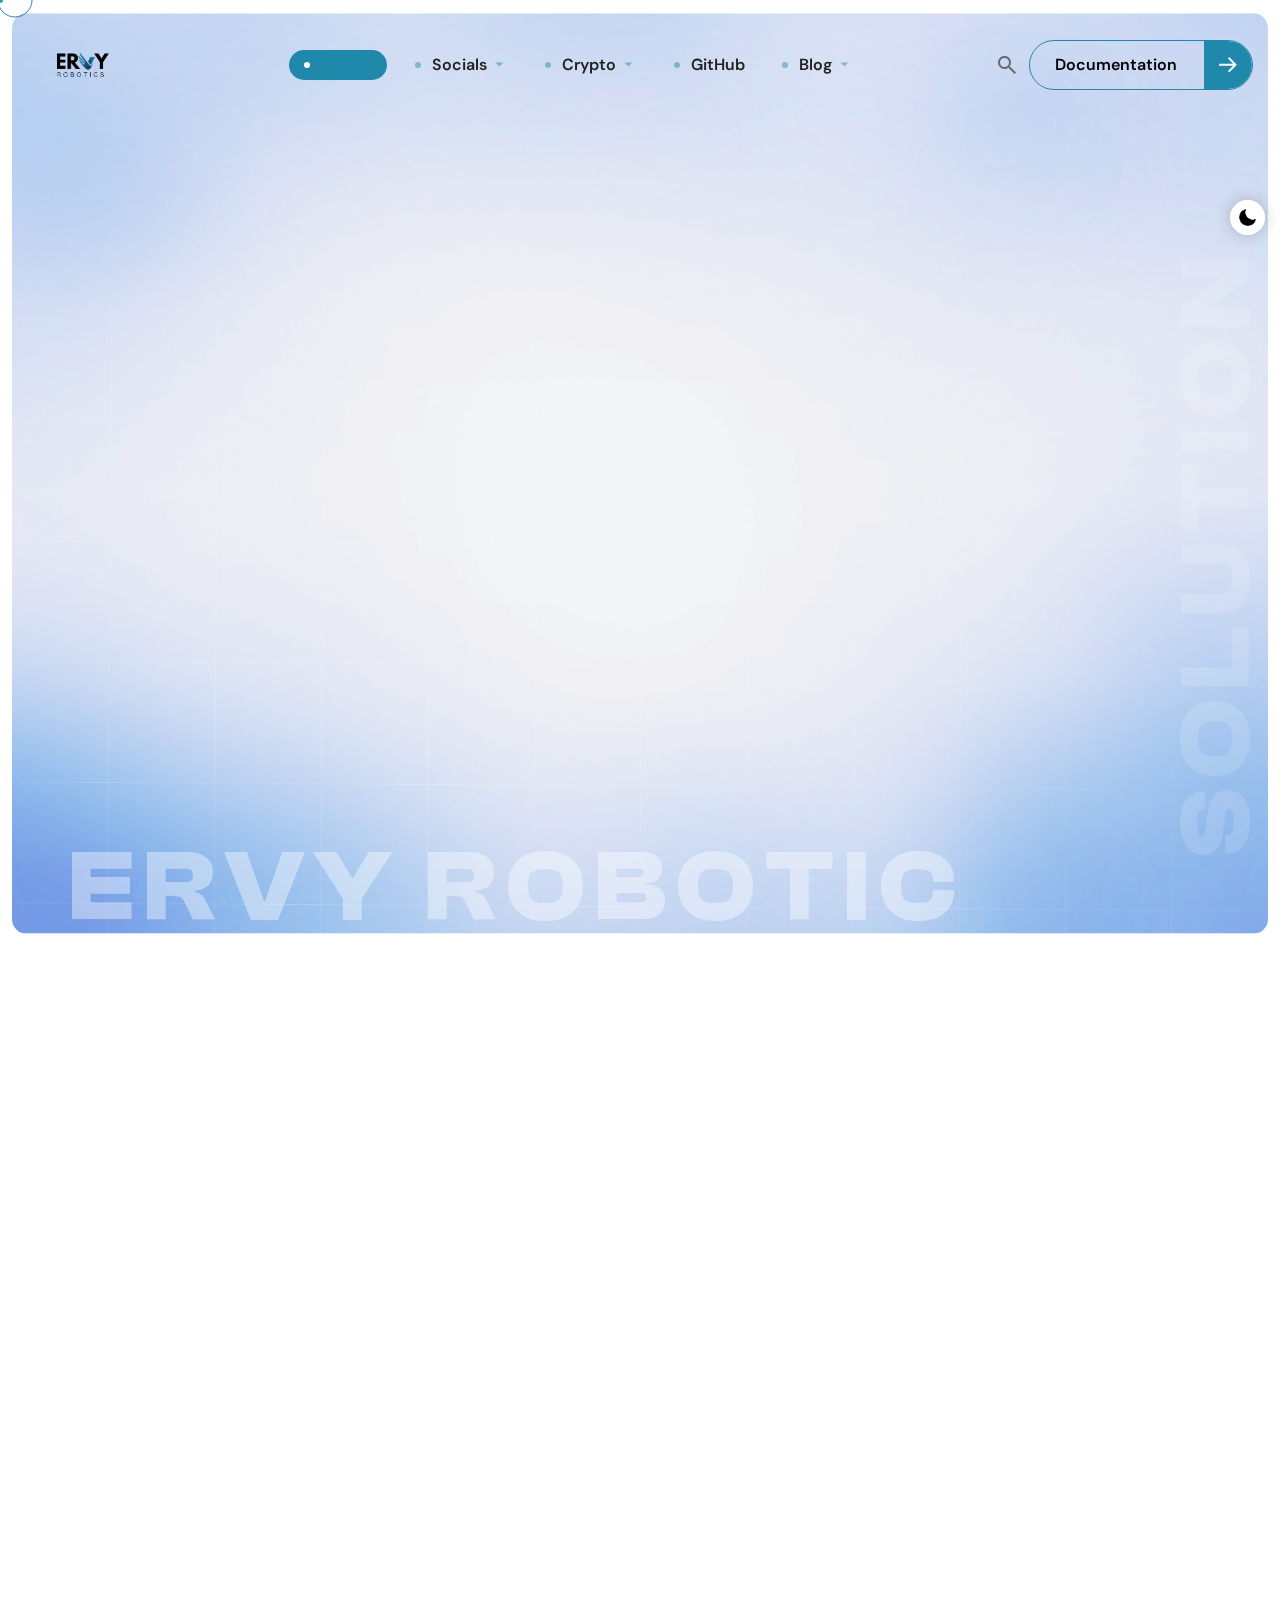
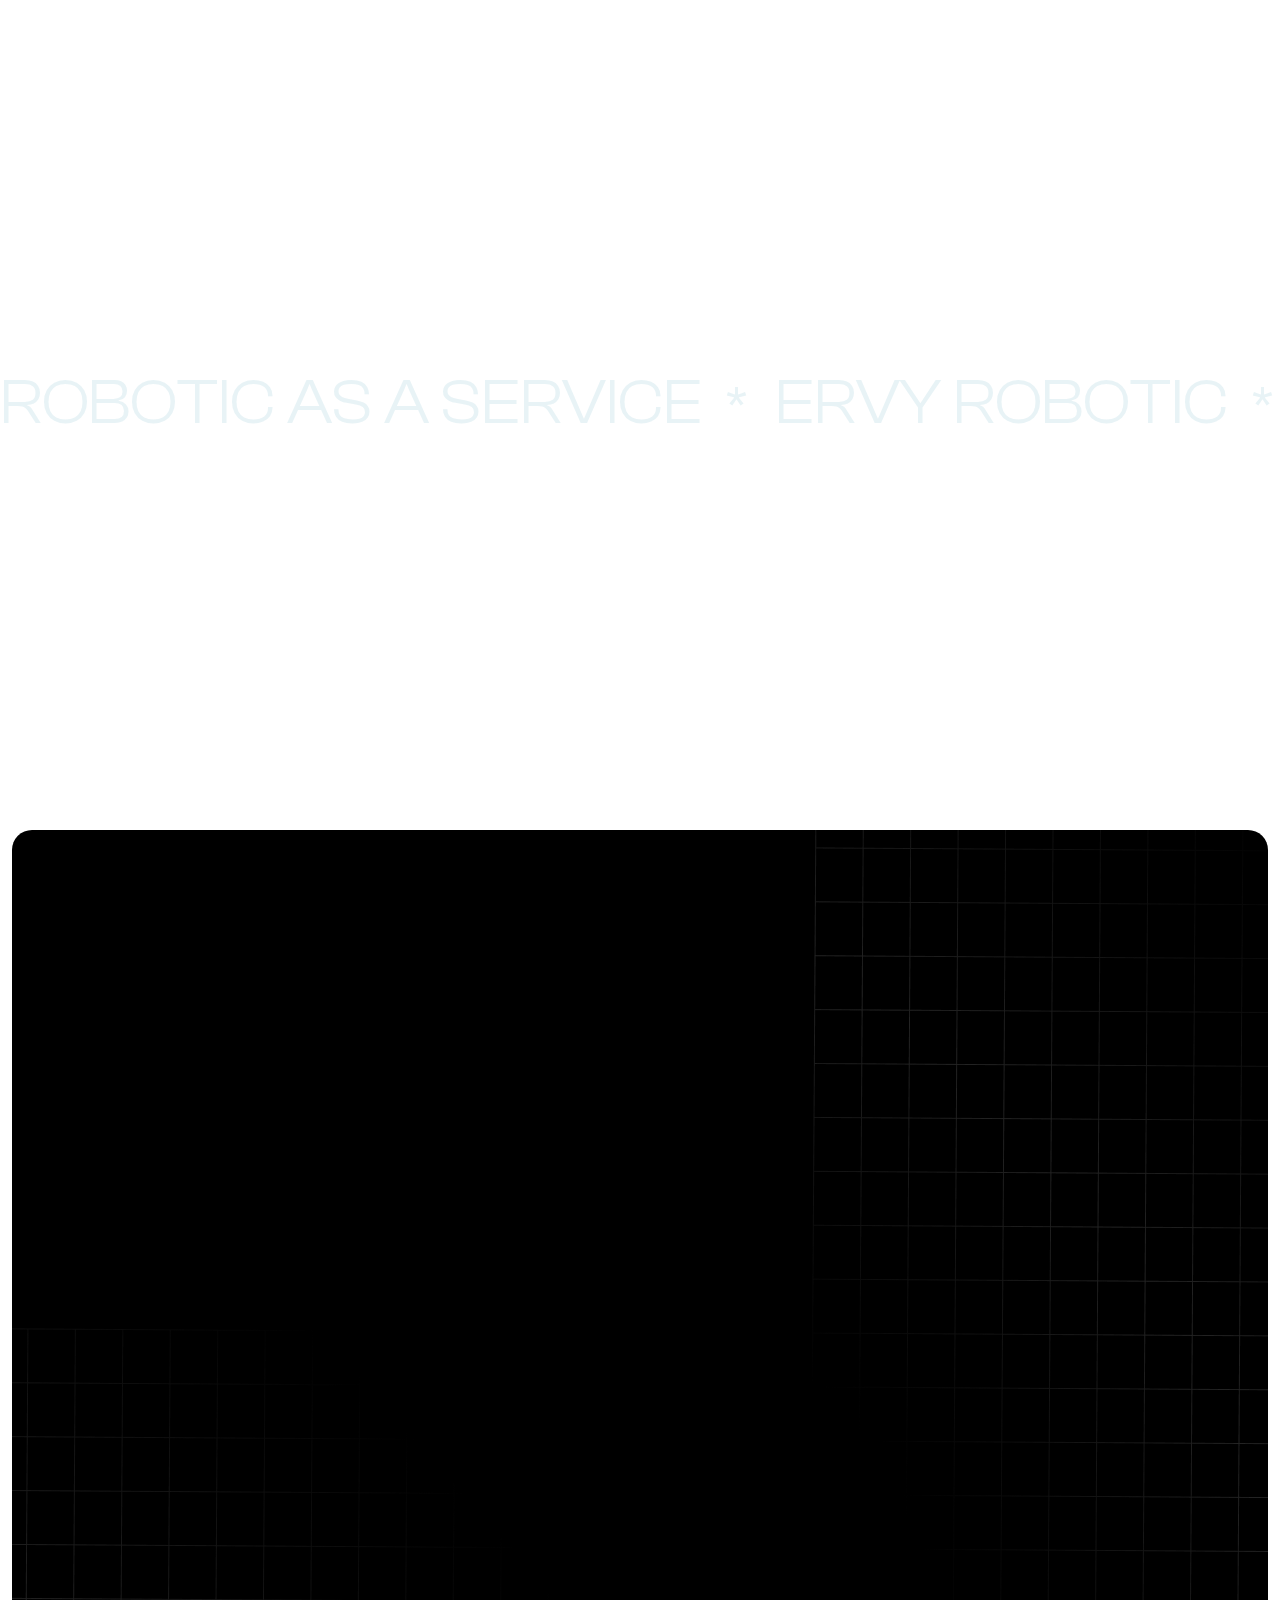
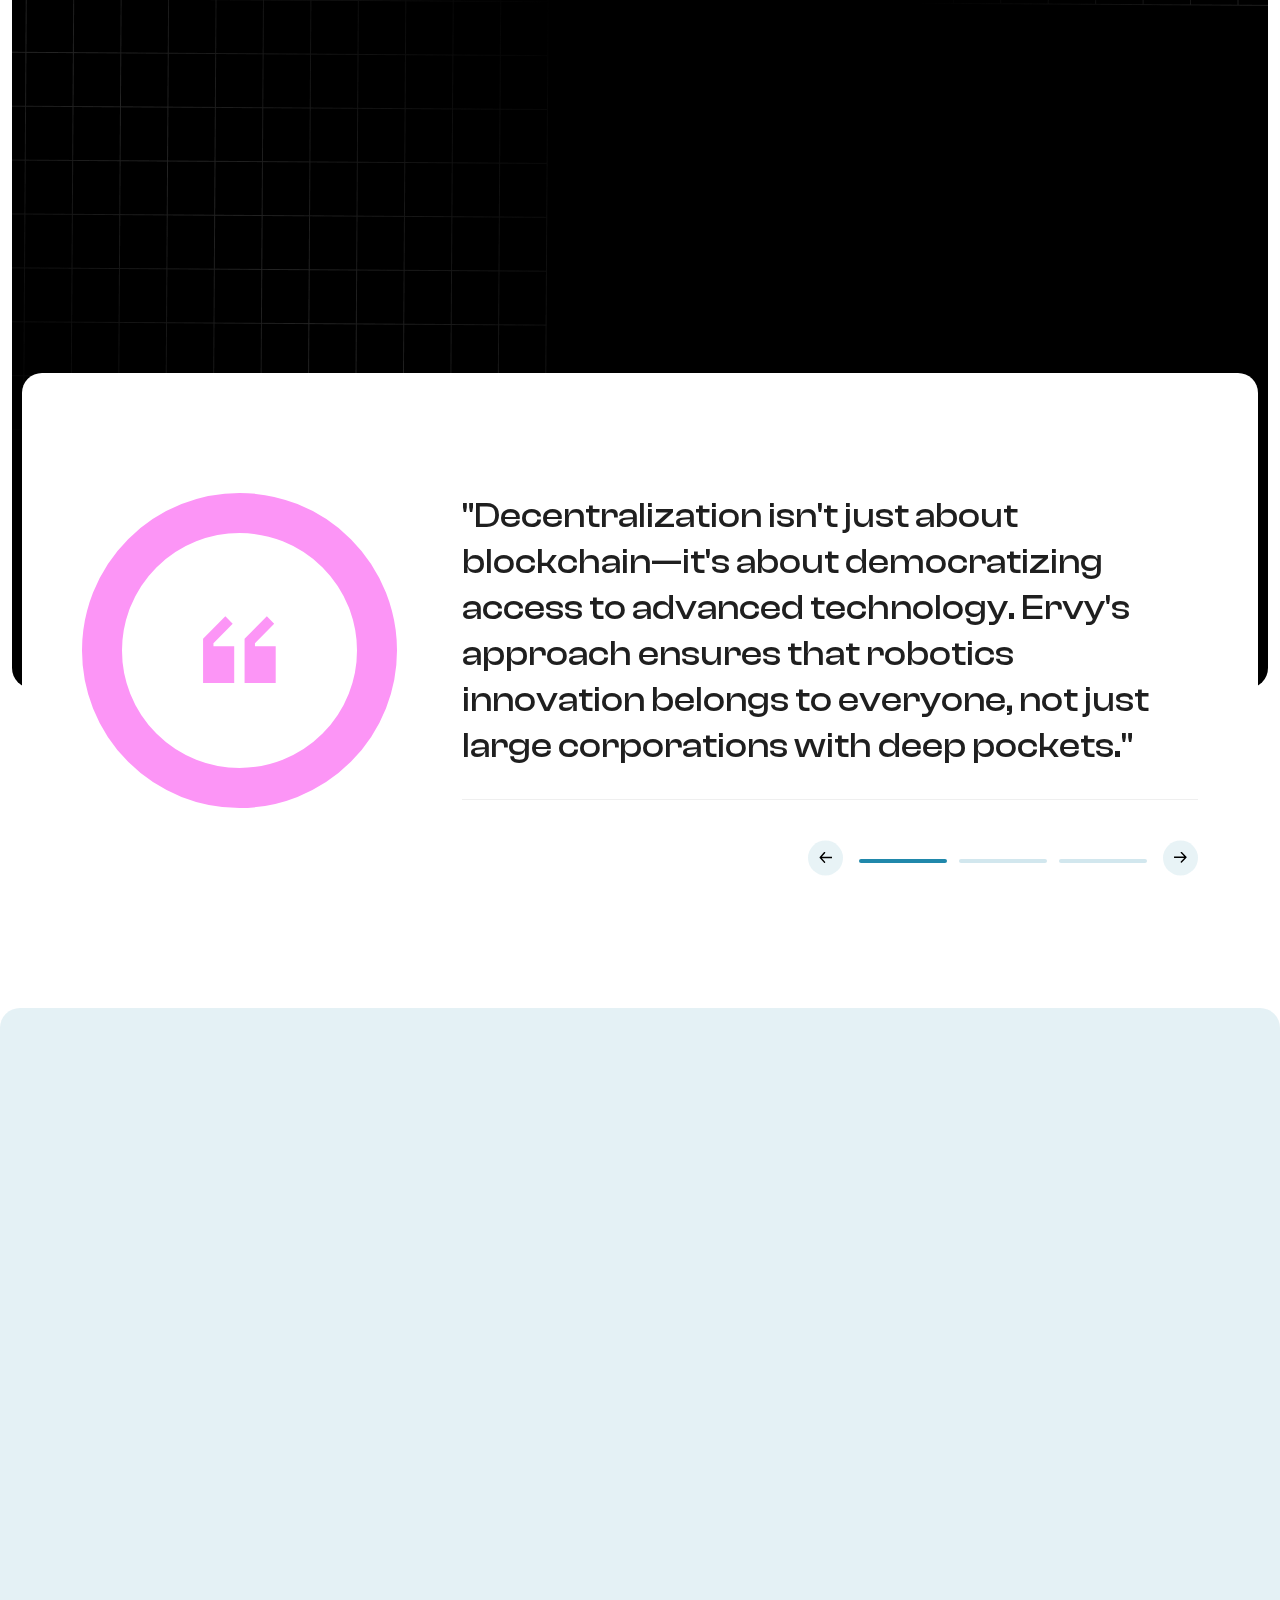
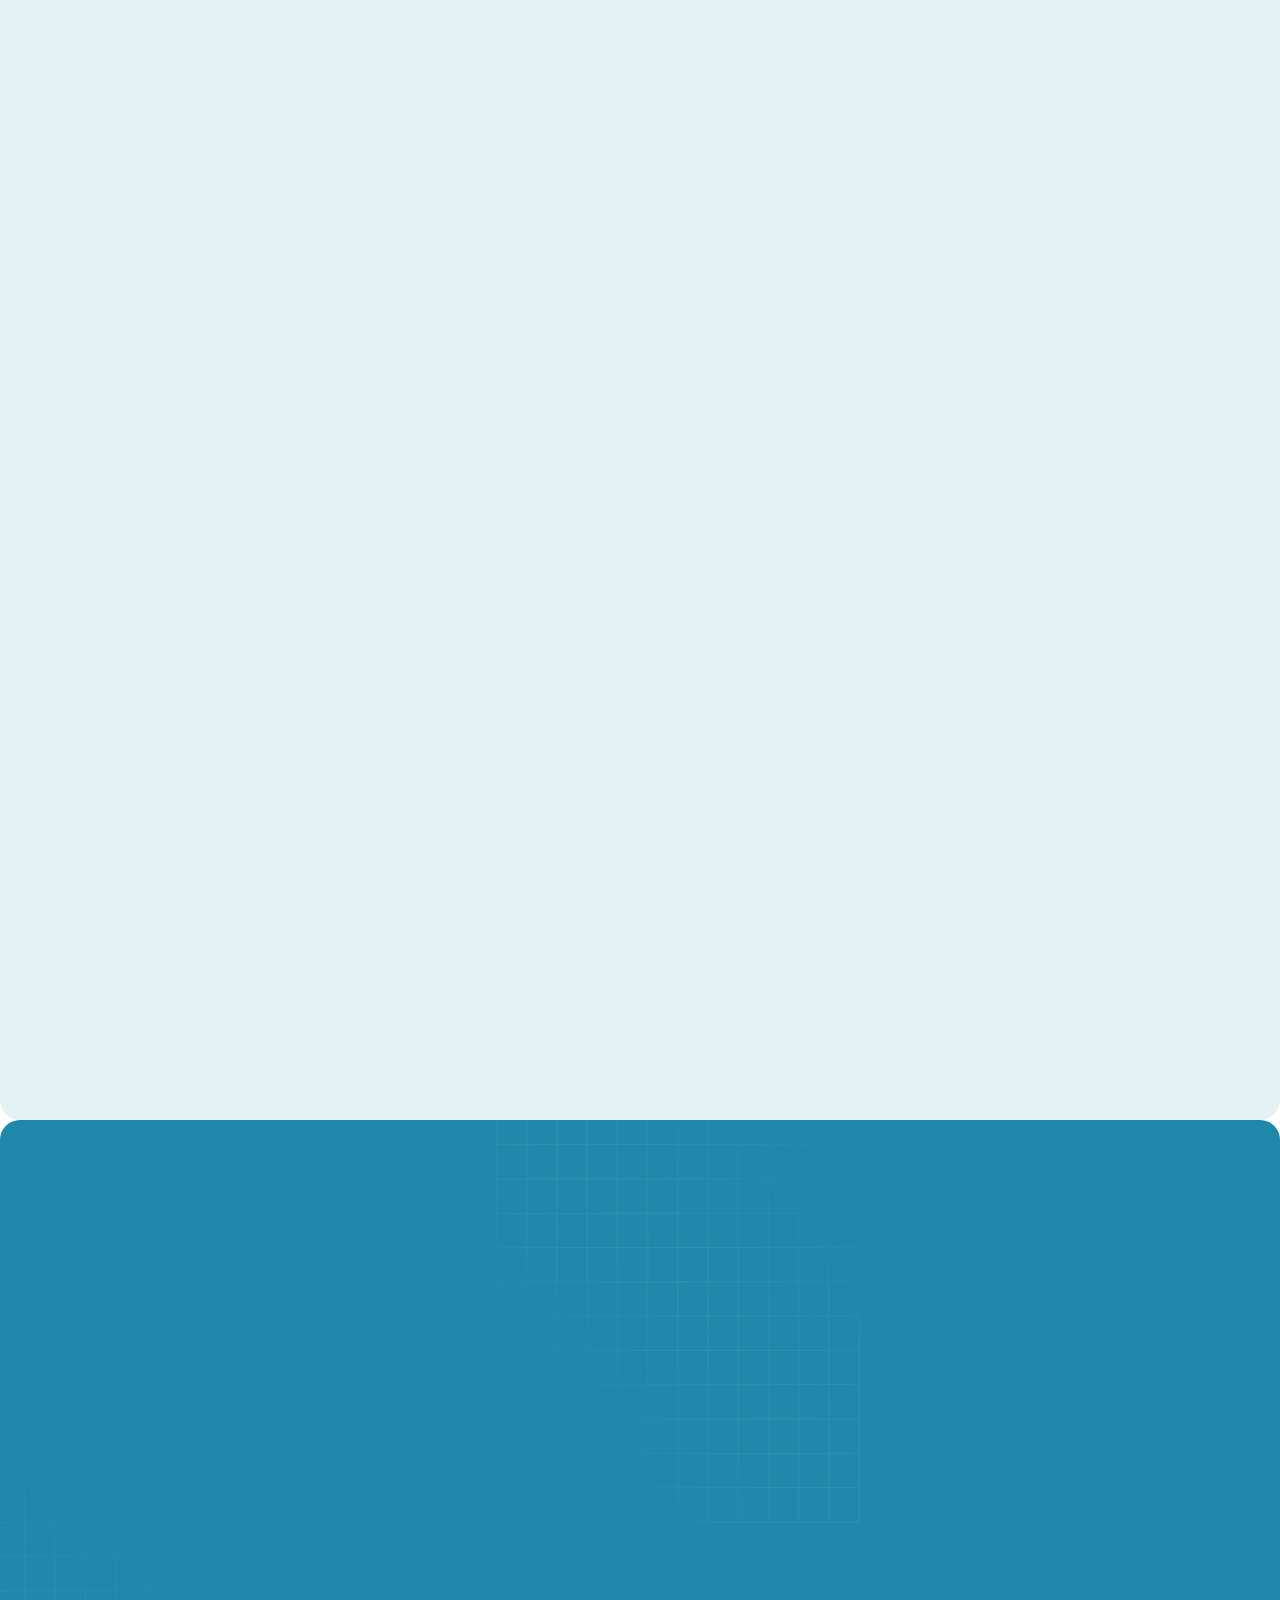
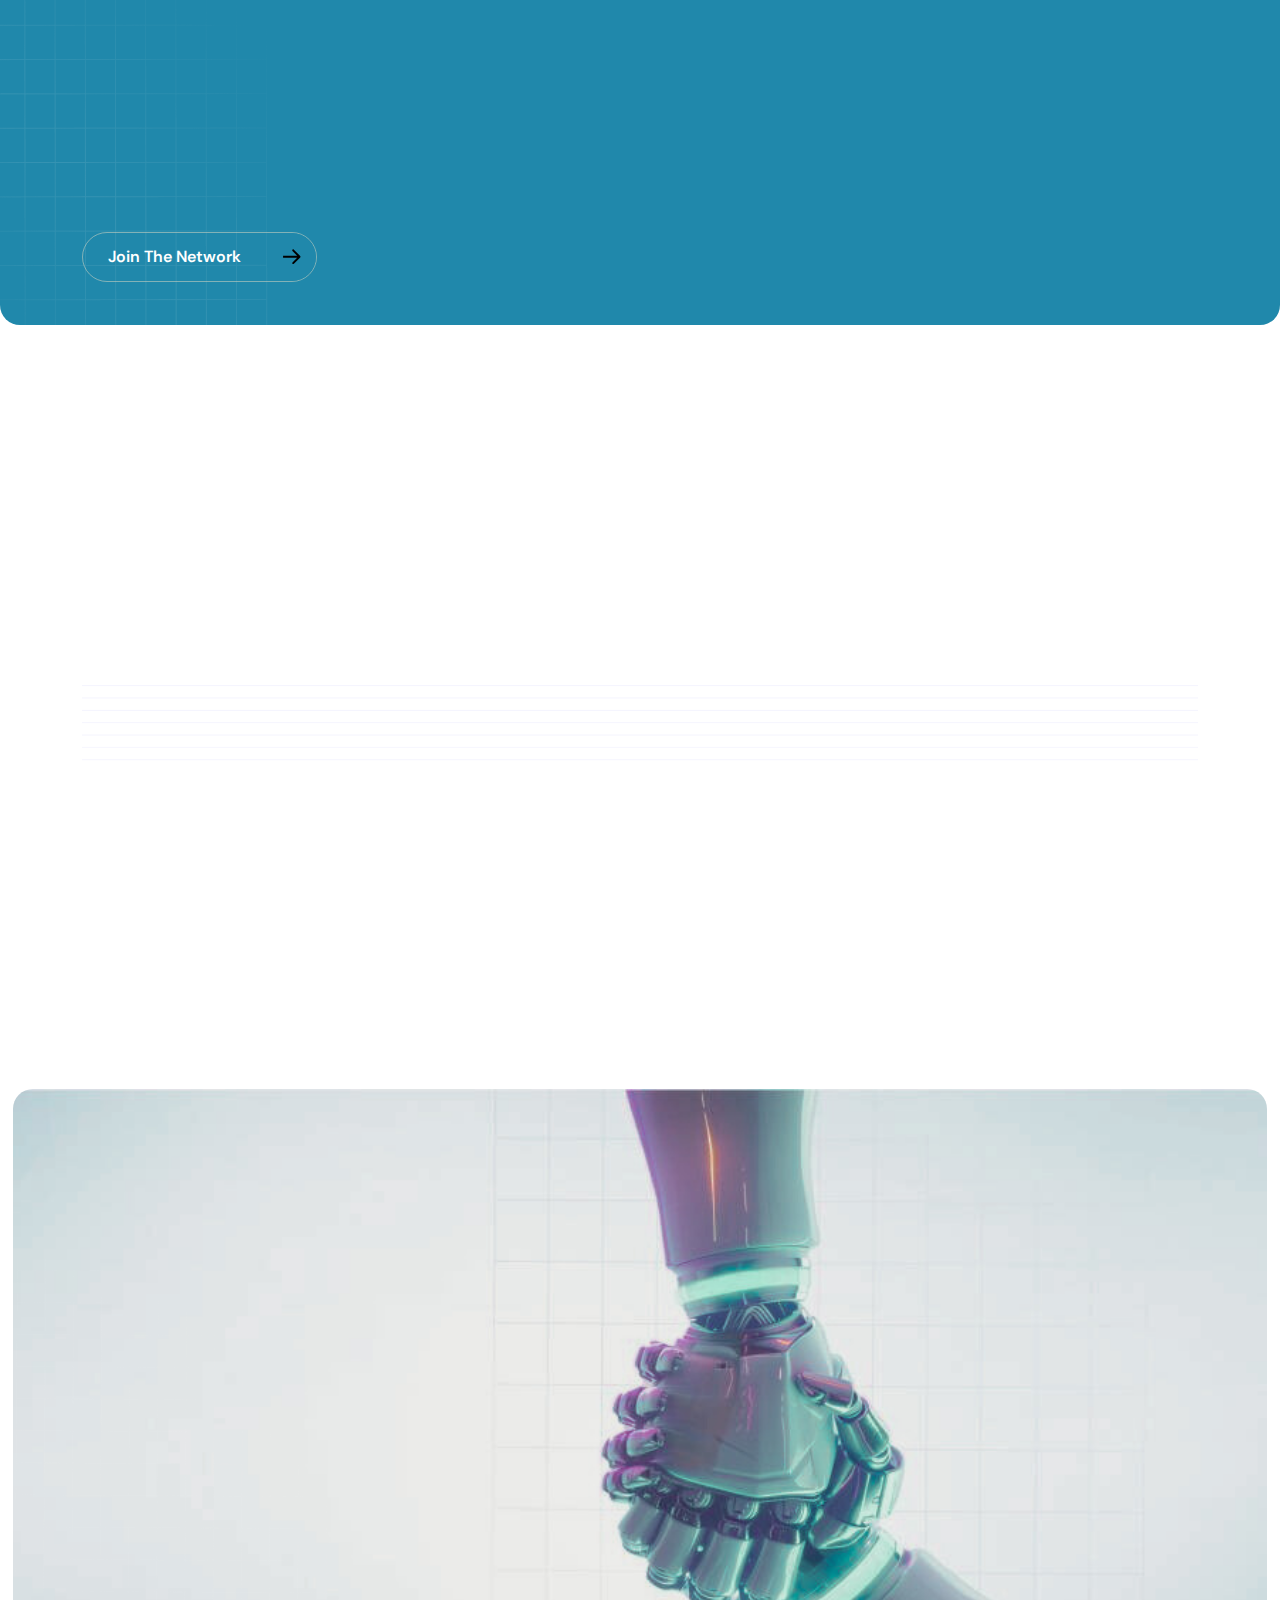
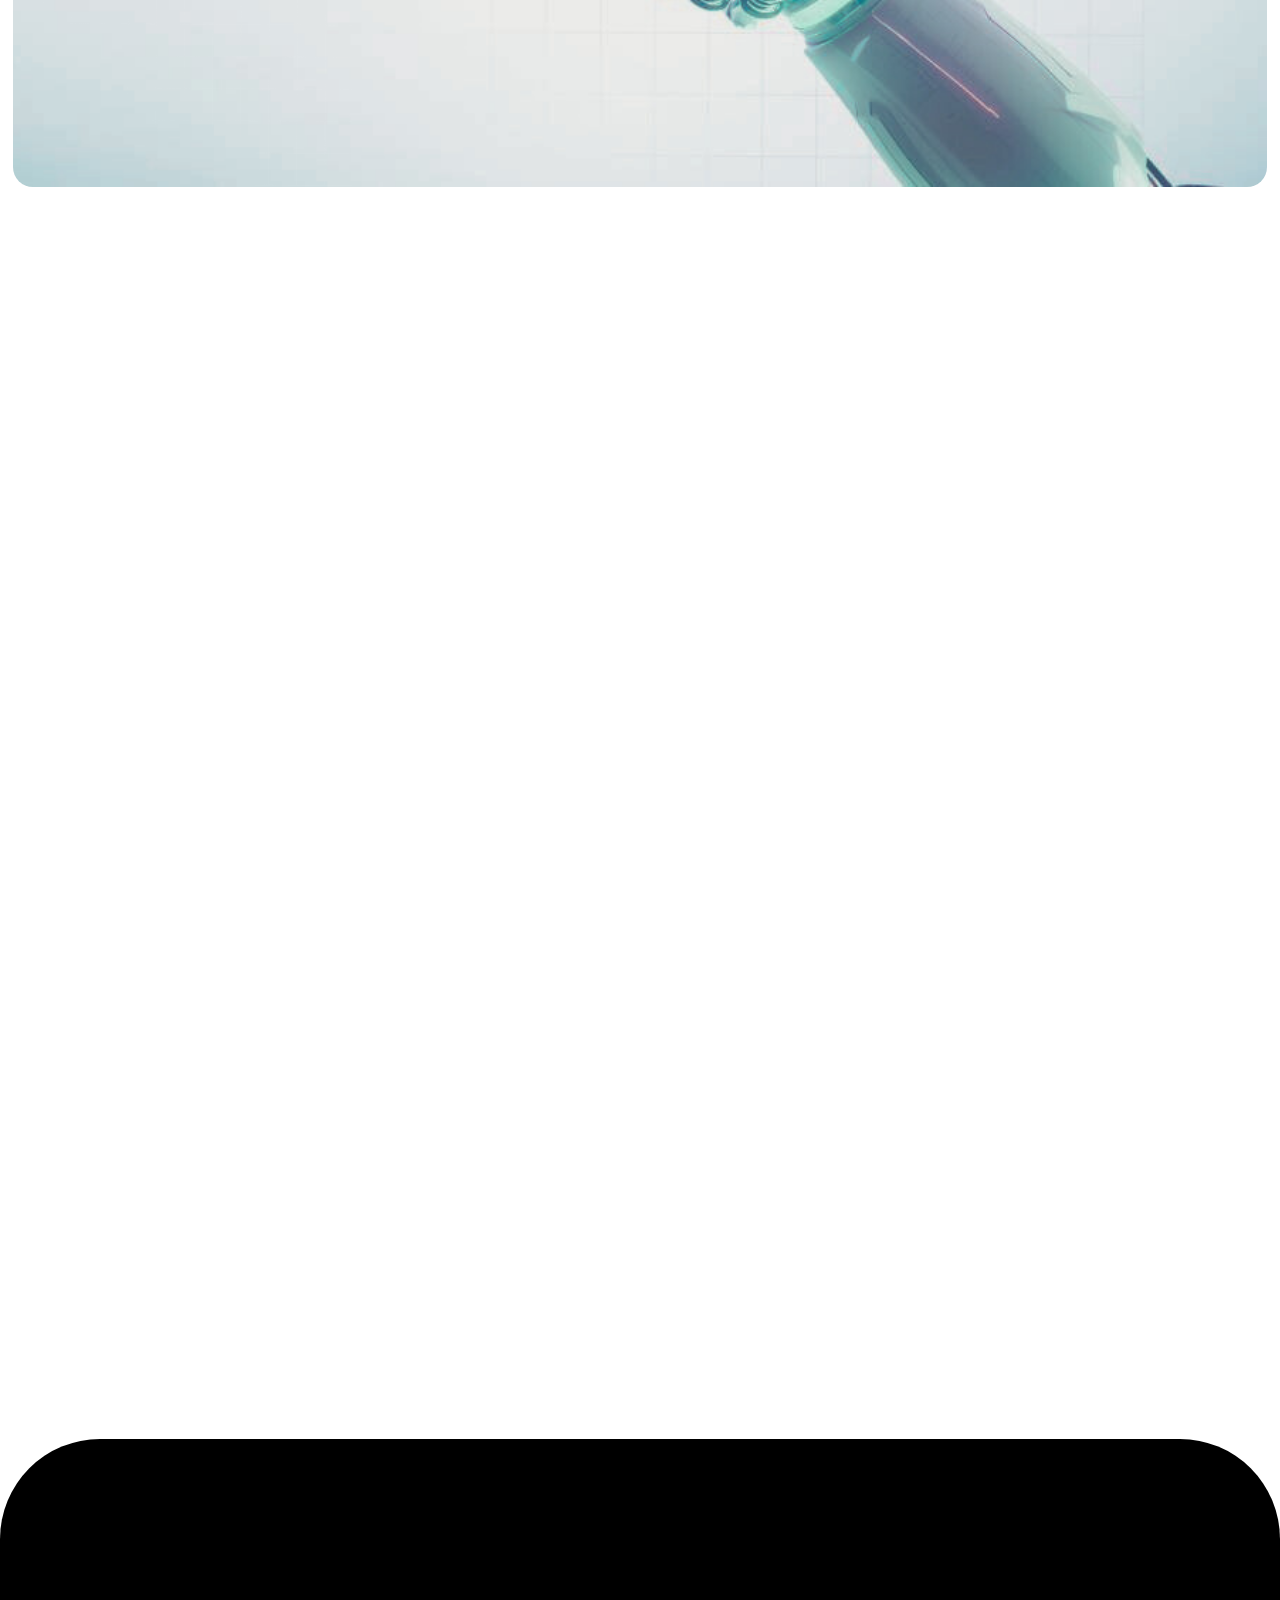
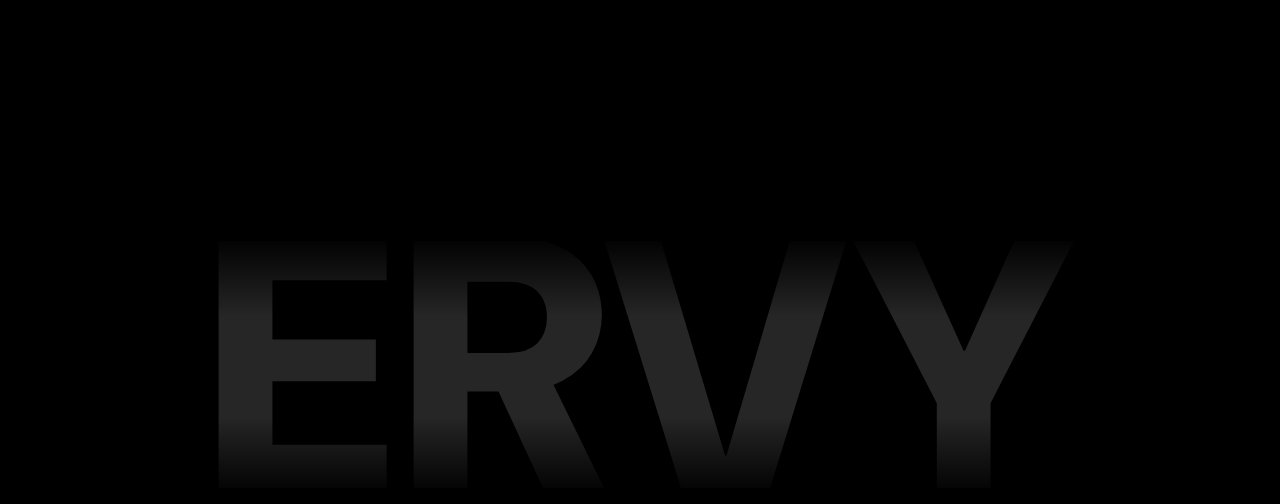
<file: index.html>
<!DOCTYPE html>
<html lang="en">
    <head>
        <meta charset="utf-8">
        <meta name="viewport" content="width=device-width, initial-scale=1">
        
        <!-- SEO Meta Tags -->
        <title>Ervy Robotic - Build, Deploy & Earn with Decentralized Robotics-as-a-Service</title>
        <meta name="description" content="Ervy Robotic pioneers the world's first decentralized Robotics-as-a-Service (RaaS) network. Build 3D-printed robotic arms, join our blockchain-powered network, and earn passive income 24/7. 100% open-source, community-driven robotics platform.">
        <meta name="keywords" content="robotics, RaaS, blockchain, 3D printing, robotic arm, decentralized network, open source, passive income, automation, smart contracts">
        <meta name="author" content="Ervy Robotic">
        <meta name="robots" content="index, follow">
        
        <!-- Open Graph Meta Tags -->
        <meta property="og:title" content="Ervy Robotic - Decentralized Robotics-as-a-Service Network">
        <meta property="og:description" content="Build 3D-printed robotic arms and earn passive income on the world's first decentralized robotics network. 100% open-source, blockchain-powered RaaS platform.">
        <meta property="og:image" content="assets/img/footer-bg.jpg">
        <meta property="og:image:width" content="1200">
        <meta property="og:image:height" content="630">
        <meta property="og:url" content="https://ervyrobotic.xyz">
        <meta property="og:type" content="website">
        <meta property="og:site_name" content="Ervy Robotic">
        
        <!-- Twitter Card Meta Tags -->
        <meta name="twitter:card" content="summary_large_image">
        <meta name="twitter:site" content="@ErvyRobotic">
        <meta name="twitter:title" content="Ervy Robotic - Decentralized Robotics-as-a-Service">
        <meta name="twitter:description" content="Build 3D-printed robotic arms and earn passive income on the world's first decentralized robotics network. Join the RaaS revolution today!">
        <meta name="twitter:image" content="assets/img/footer-bg.jpg">
        
        <!-- Favicon -->
        <link rel="icon" type="image/png" href="assets/img/icon.png">
        <link rel="apple-touch-icon" href="assets/img/icon.png">
        
        <!-- Canonical URL -->
        <link rel="canonical" href="https://ervyrobotic.xyz">
        
        <!-- Stylesheets -->
        <link rel="stylesheet" href="assets/css/bootstrap.min.css">
        <link rel="stylesheet" href="assets/css/swiper-bundle.min.css">
        <link rel="stylesheet" href="assets/css/scrollcue.min.css">
        <link rel="stylesheet" href="assets/css/remixicon.css">
        <link rel="stylesheet" href="assets/css/header.css">
        <link rel="stylesheet" href="assets/css/style.css">
        <link rel="stylesheet" href="assets/css/footer.css">
        <link rel="stylesheet" href="assets/css/responsive.css">
        <link rel="stylesheet" href="assets/css/dark-theme.css">
    </head>
    <body>

        <div class="preloader-area" id="preloader">
            <div class="spinner">
                <div></div>
                <div></div>
                <div></div>
                <div></div>
                <div></div>
            </div>
        </div>

        <!-- Theme Switcher Start -->
        <div class="switch-theme-mode">
            <label id="switch" class="switch">
                <input type="checkbox" onchange="toggleTheme()" id="slider">
                <span class="slider round"></span>
            </label>
        </div>
        <!-- Theme Switcher End -->

        <!-- Custom Cursor -->
        <div class="cursor"><span class="cursor-text"></span></div>
        <div class="cursor-inner"></div>

        <div id="smooth-wrapper">
            <div id="smooth-content">

                <!-- Navbar Start -->
                <div class="navbar-area style-two position-relative" id="navbar">
                    <div class="container-fluid">
                        <div class="navbar-wrapper d-flex justify-content-between align-items-center">
                            <a href="/" class="navbar-brand" style="width: 150px;">
                                <img src="assets/img/logo.png" alt="Logo" class="logo-light">
                                <img src="assets/img/logo.png" alt="Logo" class="logo-dark">
                            </a>
                            <div class="menu-area mx-auto">
                                <div class="overlay"></div>
                                <nav class="menu">
                                    <div class="menu-mobile-header">
                                        <button type="button" class="menu-mobile-arrow bg-transparent border-0"><i class="ri-arrow-left-s-line"></i></button>
                                        <div class="menu-mobile-title"></div>
                                        <button type="button" class="menu-mobile-close bg-transparent border-0"><i class="ri-close-line"></i></button>
                                    </div>
                                    <ul class="menu-section p-0 mb-0 lh-1">
                                        <li>
                                            <a href="javascript:void(0)" class="active">Home &nbsp&nbsp</a>
                                            
                                        </li>
                                        <li class="menu-item-has-children">
                                            <a href="javascript:void(0)">Socials<i class="ri-arrow-down-s-fill"></i></a>
                                            <ul class="menu-subs menu-column-1">
                                                <li><a href="https://x.com/ErvyRobotic">X (Twitter)</a></li>
                                            </ul>
                                        </li>
                                        <li class="menu-item-has-children">
                                            <a href="javascript:void(0)">Crypto<i class="ri-arrow-down-s-fill"></i></a>
                                            <ul class="menu-subs menu-column-1">
                                                <li><a href="https://pump.fun/contracthere">pump.fun</a></li>
                                               
                                            </ul>
                                        </li>
                                        <li>
                                            <a href="https://github.com/ErvyRobotic">GitHub</a>
                                        </li>
                                        <li class="menu-item-has-children">
                                            <a href="javascript:void(0)">Blog<i class="ri-arrow-down-s-fill"></i></a>
                                            <ul class="menu-subs menu-column-1">
                                                <li><a href="#">Medium (Soon)</a></li>
                                            </ul>
                                        </li>
                                         <li class="mobile-only" style="display: none;">
                                            <a href="docs.html">Documentation</a>
                                        </li>
                                    </ul>
                                </nav>
                            </div>
                            <div class="other-options d-flex flex-wrap align-items-center justify-content-end">
                                <div class="option-item">
                                    <div class="d-flex flex-wrap align-items-center">
                                        <div class="mobile-options position-relative d-lg-none me-3">
                                            <button class="dropdown-toggle  text-center bg-transparent border-0 p-0 transition" type="button" data-bs-toggle="dropdown" aria-expanded="true">
                                                <i class="ri-more-fill"></i>
                                            </button>
                                            <div class="dropdown-menu dropdown-menu-centered mobile-option-list top-1 border-0" data-bs-popper="static">
                                                <a href="docs.html" class="btn style-three fw-semibold position-relative round-oval">Documentation<span class="position-absolute top-0 end-0 h-100 d-flex flex-column align-items-center justify-content-center"><img src="assets/img/icons/right-arrow-white.svg" alt="Icon"></span></a>
                                            </div>
                                        </div>
                                        <button  class="search-btn bg-transparent border-0 d-flex flex-wrap align-items-center dropdown-toggle text-center p-0 transition" type="button" data-bs-toggle="dropdown" aria-expanded="true">
                                                <img src="assets/img/icons/search.svg" alt="Search Icon">
                                        </button>
                                        <div class="search-dropdown dropdown-menu dropdown-menu-right top-1 border-0" data-bs-popper="static">
                                             <form class="search-popup position-relative" action="#">
                                                <input type="search" class="form-control text-para" placeholder="Search Here....">
                                                <button type="submit" class="position-absolute top-0 end-0 h-100 border-0 bg-transparent d-flex flex-column align-items-center justify-content-center"><i class="ri-search-2-line"></i></button>
                                            </form>
                                        </div>
                                    </div>
                                </div>
                                <div class="option-item d-lg-block d-none">
                                    <a href="docs.html" class="btn style-three fw-semibold position-relative round-oval">Documentation<span class="position-absolute top-0 end-0 h-100 d-flex flex-column align-items-center justify-content-center"><img src="assets/img/icons/right-arrow-white.svg" alt="Icon"></span></a>
                                </div>
                                <div class="option-item d-lg-none">
                                    <button type="button" class="menu-mobile-trigger">
                                        <span></span>
                                        <span></span>
                                        <span></span>
                                        <span></span>
                                    </button>
                                </div>
                            </div>
                        </div>
                    </div>
                </div>
                <!-- Navbar End -->

                <!-- Hero Section Start -->
                <div class="hero-area style-two bg-f position-relative overflow-hidden round-10 z-1">
                    <img src="assets/img/hero/section-shape-1.png" alt="Shape" class="section-shape position-absolute bottom-0 start-0 w-100 z-n1">
                    <span class="blur-text style-one position-absolute z-0">ERVY ROBOTIC</span>
                    <span class="blur-text style-two position-absolute z-2">SOLUTION</span>
                    <div class="container-fluid position-relative">
                        <div class="row align-items-center">
                            <div class="col-xl-6 col-lg-6">
                                <div class="hero-content pe-xl-5">
                                    <h6 class="section-subtitle style-two bg_secondary fs-13 fw-semibold ls-1 text-black d-inline-block bg_primary round-oval mb-15" data-cue="slideInUp">
                                        <img src="assets/img/icons/lock.svg" alt="Icon">DECENTRALIZED AUTOMATION FOR EVERYONE!
                                    </h6>
                                    <h1 class="font-secondary fw-medium text-black mb-25" data-cue="slideInUp" data-delay="300">
                                        Revolutionary <span class="text_primary fw-bold">Robotic Arms</span> Meet Blockchain
                                    </h1>
                                    <p class="mb-30 fs-18" data-cue="slideInUp" data-delay="400">
                                        Ervy Robotic builds the future of distributed robotics. We're launching a global network where 3D-printed robotic arms become autonomous service nodes, creating earning opportunities for builders and access for users worldwide through blockchain technology.
                                    </p>
                                    
                                    <!-- Hero CTA Buttons -->
                                    <div class="d-flex flex-wrap gap-3 mb-40" data-cue="slideInUp" data-delay="500">
                                        <a href="docs.html" class="btn style-three fw-semibold position-relative round-oval">
                                            Get Started
                                            <span class="position-absolute top-0 end-0 h-100 d-flex flex-column align-items-center justify-content-center">
                                                <img src="assets/img/icons/right-arrow-white.svg" alt="Icon">
                                            </span>
                                        </a>
                                        <a href="https://github.com/ErvyRobotic" class="btn style-two fw-semibold position-relative round-oval">
                                            View on GitHub
                                            <span class="position-absolute top-0 end-0 h-100 d-flex flex-column align-items-center justify-content-center">
                                                <img src="assets/img/icons/right-arrow-white.svg" alt="Icon">
                                            </span>
                                        </a>
                                    </div>
                                    
                                    <!-- Stats Row -->
                                    <div class="row" data-cue="slideInUp" data-delay="600">
                                        <div class="col-4">
                                            <div class="stat-item">
                                                <h3 class="text_primary fw-bold mb-1">100%</h3>
                                                <p class="mb-0 fs-14 text-para">Open Source</p>
                                            </div>
                                        </div>
                                        <div class="col-4">
                                            <div class="stat-item">
                                                <h3 class="text_primary fw-bold mb-1">$300</h3>
                                                <p class="mb-0 fs-14 text-para">Build Cost</p>
                                            </div>
                                        </div>
                                        <div class="col-4">
                                            <div class="stat-item">
                                                <h3 class="text_primary fw-bold mb-1">24/7</h3>
                                                <p class="mb-0 fs-14 text-para">Earn Rewards</p>
                                            </div>
                                        </div>
                                    </div>
                                </div>
                            </div>
                            <div class="col-xl-6 col-lg-6">
                                <div class="hero-img-wrap moveContent" data-cue="slideInUp" data-delay="400">
                                    <img src="assets/img/hero/hero.png" alt="Image" class="hero-img d-block position-relative z-1 w-100">
                                    <span class="blur-text">AI</span>
                                </div>
                            </div>
                        </div>
                    </div>
                </div>
                <!-- Hero Section End -->

                <!-- Stats Section Start -->
                <div class="stats-area pt-80 pb-80">
                    <div class="container">
                        <div class="row g-4">
                            <div class="col-lg-3 col-md-6" data-cue="slideInUp">
                                <div class="stat-card text-center p-30 round-10 bg-white h-100 transition" style="border: 1px solid #f0f0f0;">
                                    <div class="stat-icon mb-20">
                                        <img src="assets/img/icons/cloud.svg" alt="Icon" width="50">
                                    </div>
                                    <h3 class="font-secondary fw-bold text_primary mb-10">Decentralized</h3>
                                    <p class="mb-0 text-para">Peer-to-peer robotics network with no central control</p>
                                </div>
                            </div>
                            <div class="col-lg-3 col-md-6" data-cue="slideInUp" data-delay="100">
                                <div class="stat-card text-center p-30 round-10 bg-white h-100 transition" style="border: 1px solid #f0f0f0;">
                                    <div class="stat-icon mb-20">
                                        <img src="assets/img/icons/shield-blue.svg" alt="Icon" width="50">
                                    </div>
                                    <h3 class="font-secondary fw-bold text_primary mb-10">Open Source</h3>
                                    <p class="mb-0 text-para">100% transparent designs and software for everyone</p>
                                </div>
                            </div>
                            <div class="col-lg-3 col-md-6" data-cue="slideInUp" data-delay="200">
                                <div class="stat-card text-center p-30 round-10 bg-white h-100 transition" style="border: 1px solid #f0f0f0;">
                                    <div class="stat-icon mb-20">
                                        <img src="assets/img/icons/encrypted.svg" alt="Icon" width="50">
                                    </div>
                                    <h3 class="font-secondary fw-bold text_primary mb-10">Blockchain</h3>
                                    <p class="mb-0 text-para">Smart contracts handle payments automatically</p>
                                </div>
                            </div>
                            <div class="col-lg-3 col-md-6" data-cue="slideInUp" data-delay="300">
                                <div class="stat-card text-center p-30 round-10 bg-white h-100 transition" style="border: 1px solid #f0f0f0;">
                                    <div class="stat-icon mb-20">
                                        <img src="assets/img/icons/monitor.svg" alt="Icon" width="50">
                                    </div>
                                    <h3 class="font-secondary fw-bold text_primary mb-10">24/7 Access</h3>
                                    <p class="mb-0 text-para">Global network available anytime, anywhere</p>
                                </div>
                            </div>
                        </div>
                    </div>
                </div>
                <!-- Stats Section End -->

                <!-- About Section Start -->
                <div class="about-area style-two position-relative z-1 overflow-hidden pt-130 pb-100">
                    <div class="container">
                        <div class="row justify-content-center mb-60">
                            <div class="col-xl-8 text-center">
                                <span class="section-subtitle style-two fs-13 fw-medium ls-1 d-inline-block bg_secondary text-title round-oval mb-15" data-cue="slideInUp">
                                    <img src="assets/img/icons/lock.svg" alt="Icon">ABOUT ERVY
                                </span>
                                <h2 class="section-title style-one font-secondary fw-medium mb-20" data-cue="slideInUp" data-delay="200">
                                    Building The World's Most Accessible Robotics Infrastructure Network
                                </h2>
                                <p class="fs-18 mb-0" data-cue="slideInUp" data-delay="300">
                                    Ervy Robotic transforms hardware into income-generating assets. Our platform enables makers, hobbyists, and enterprises to participate in a shared robotics economy where every robotic arm contributes to and benefits from a growing decentralized network.
                                </p>
                            </div>
                        </div>
                        
                        <div class="row align-items-center mb-60">
                            <div class="col-lg-6 mb-30" data-cue="slideInUp">
                                <div class="about-img-group position-relative">
                                    <img src="assets/img/about/about-img-2.jpg" alt="Image" class="round-10 w-100">
                                    <div class="about-badge position-absolute bg_primary text-white round-10 p-3">
                                        <div class="d-flex align-items-center">
                                            <img src="assets/img/icons/shield-white.svg" alt="Icon" width="30" class="me-2">
                                            <div>
                                                <h5 class="mb-0 fw-bold">Blockchain</h5>
                                                <p class="mb-0 fs-14">Secured</p>
                                            </div>
                                        </div>
                                    </div>
                                </div>
                            </div>
                            <div class="col-lg-6 ps-lg-5 mb-30" data-cue="slideInUp" data-delay="200">
                                <div class="about-features">
                                    <div class="feature-item d-flex mb-30">
                                        <div class="feature-icon me-3">
                                            <img src="assets/img/icons/cloud.svg" alt="Icon" width="40">
                                        </div>
                                        <div>
                                            <h4 class="fw-semibold mb-2 text-title">Decentralized Network</h4>
                                            <p class="mb-0 text-para">No central authority controls the network. Peer-to-peer connections ensure resilience and fairness.</p>
                                        </div>
                                    </div>
                                    <div class="feature-item d-flex mb-30">
                                        <div class="feature-icon me-3">
                                            <img src="assets/img/icons/encrypted.svg" alt="Icon" width="40">
                                        </div>
                                        <div>
                                            <h4 class="fw-semibold mb-2 text-title">Smart Contract Powered</h4>
                                            <p class="mb-0 text-para">Automated payments and reward distribution through blockchain smart contracts.</p>
                                        </div>
                                    </div>
                                    <div class="feature-item d-flex mb-30">
                                        <div class="feature-icon me-3">
                                            <img src="assets/img/icons/monitor.svg" alt="Icon" width="40">
                                        </div>
                                        <div>
                                            <h4 class="fw-semibold mb-2 text-title">Global Accessibility</h4>
                                            <p class="mb-0 text-para">Access robotic arms from anywhere in the world, anytime, without geographical limitations.</p>
                                        </div>
                                    </div>
                                    <a href="docs.html" class="btn style-two fw-semibold position-relative round-oval mt-20">
                                        Learn More
                                        <span class="position-absolute top-0 end-0 h-100 d-flex flex-column align-items-center justify-content-center">
                                            <img src="assets/img/icons/right-arrow-white.svg" alt="Icon">
                                        </span>
                                    </a>
                                </div>
                            </div>
                        </div>
                    </div>
                    <div class="move-text style-six overflow-hidden">
                        <ul class="list-unstyled mb-0">
                            <li class="position-relative font-secondary">ROBOTIC AS A SERVICE </li>
                            <li class="position-relative font-secondary">ERVY ROBOTIC </li>
                            <li class="position-relative font-secondary">ROBOTIC ARM </li>
                            <li class="position-relative font-secondary">BLOCKCHAIN POWERED </li>
                        </ul>
                    </div>
                </div>
                <!-- About Section End -->

                <!-- Service Section Start -->
                <div class="service-area style-one position-relative z-1 pt-130">
                    <img src="assets/img/section-shape-3.png" alt="Shape" class="section-shapeone position-absolute top-0 end-0 z-0">
                    <img src="assets/img/section-shape-2.png" alt="Shape" class="section-shape-two position-absolute start-0 z-0">
                    <div class="container style-one pb-100">
                        <div class="row">
                            <div class="col-xl-8 offset-xl-2 col-md-10 offset-md-1 text-center">
                                <span class="section-subtitle style-two fs-13 fw-medium ls-1 d-inline-block bg_secondary text-title round-oval mb-15"  data-cue="slideInUp"><img src="assets/img/icons/lock.svg" alt="Icon">HOW IT'S DONE</span>
                                <h2 class="section-title style-one font-secondary fw-medium text-white mb-40 px-xxl-5"  data-cue="slideInUp">Your Journey To Robotics Ownership<br>Four Simple Steps To Start Earning</h2>
                            </div>
                        </div>
                        <div class="service-card-wrap style-one">
                            <div class="service-card style-one position-relative z-1 d-inline-flex flex-wrap align-items-center transition" data-cue="slideInUp">
                                <span class="service-counter font-secondary">01</span>
                                <h3 class="fs-18 fw-semibold text-white transition">Download our open-source blueprints and 3D print your robotic arm at home.</h3>
                                <a href="#" class="position-absolute top-0 start-0 w-100 h-100"></a>
                            </div>
                            <div class="service-card style-one active position-relative z-1 d-inline-flex flex-wrap align-items-center transition" data-cue="slideInUp">
                                <span class="service-counter font-secondary">02</span>
                                <h3 class="fs-18 fw-semibold text-white transition">Connect to our network and activate your device as an earning node with token stake.</h3>
                                <a href="#" class="position-absolute top-0 start-0 w-100 h-100"></a>
                            </div>
                            <div class="service-card style-one position-relative z-1 d-inline-flex flex-wrap align-items-center transition" data-cue="slideInUp">
                                <span class="service-counter font-secondary">03</span>
                                <h3 class="fs-18 fw-semibold text-white transition">Global users access your robotic arm on-demand and pay tokens per operation.</h3>
                                <a href="#" class="position-absolute top-0 start-0 w-100 h-100"></a>
                            </div>
                            <div class="service-card style-one position-relative z-1 d-inline-flex flex-wrap align-items-center transition" data-cue="slideInUp">
                                <span class="service-counter font-secondary">04</span>
                                <h3 class="fs-18 fw-semibold text-white transition">Generate passive income while your robotic arm serves the network 24/7.</h3>
                                <a href="#" class="position-absolute top-0 start-0 w-100 h-100"></a>
                            </div>
                        </div>
                    </div>
                    <div class="testimonial-area style-two position-relative z-1 ptb-130">
                        <div class="container style-one">
                            <div class="row">
                                <div class="col-lg-4">
                                    <div class="circle-text-wrap position-relative d-flex flex-column justify-content-center align-items-center rounded-circle me-auto">
                                        <!-- <img src="assets/img/circle.png" alt="Image" class="circle-text d-lock mx-auto rotate"> -->
                                        <img src="assets/img/icons/quote-pink.svg" alt="Icon" class="position-absolute">
                                    </div>
                                </div>
                                <div class="col-xl-8 col-lg-8 ps-xxl-5 pe-xxl-0">
                                    <div class="testimonial-slider-two swiper ps-xxl-4">
                                        <div class="swiper-wrapper">
                                            <div class="swiper-slide">
                                                <div class="testimonial-card style-two">
                                                    <p class="font-secondary fw-medium text-title">
                                                        "Decentralization isn't just about blockchain—it's about democratizing access to advanced technology. Ervy's approach ensures that robotics innovation belongs to everyone, not just large corporations with deep pockets."
                                                    </p>
                                                    <div class="client-info-wrap d-flex flex-wrap align-items-center">
                                                        <div class="client-img rounded-circle">
                                                        </div>
                                                        <div class="client-info">
                                                        </div>
                                                    </div>
                                                </div>
                                            </div>
                                            <div class="swiper-slide">
                                                <div class="testimonial-card style-two">
                                                    <p class="font-secondary fw-medium text-title">
                                                        "The beauty of Ervy Robotic lies in its flexibility. Unlike proprietary systems that limit your options, our open architecture lets you build, customize, and scale according to your vision. You own the hardware, control the software, and decide how it serves your needs."
                                                    </p>
                                                    <div class="client-info-wrap d-flex flex-wrap align-items-center">
                                                        <div class="client-img rounded-circle">
                                                        </div>
                                                        <div class="client-info">
                                                            
                                                        </div>
                                                    </div>
                                                </div>
                                            </div>
                                            <div class="swiper-slide">
                                                <div class="testimonial-card style-two">
                                                    <p class="font-secondary fw-medium text-title">
                                                        "Traditional robotics companies guard their technology behind paywalls and patents. Ervy flips this model entirely. By making everything open-source and connecting devices through blockchain, we create a self-sustaining ecosystem where innovation happens faster and everyone benefits from collective progress."
                                                    </p>
                                                    <div class="client-info-wrap d-flex flex-wrap align-items-center">
                                                        <div class="client-img rounded-circle">
                                                        </div>
                                                        <div class="client-info">
                                                            
                                                        </div>
                                                    </div>
                                                </div>
                                            </div>
                                        </div>
                                        <div class="slider-btn d-flex flex-wrap align-items-ecnter">
                                            <button class="prev-btn testimonial-prev border-0 d-flex flex-column align-items-center justify-content-center rounded-circle">
                                                <img src="assets/img/icons/left-arrow-black.svg" alt="Image">
                                            </button>
                                            <div class="testimonial-pagination"></div>
                                            <button class="next-btn testimonial-next border-0 d-flex flex-column align-items-center justify-content-center rounded-circle">
                                                <img src="assets/img/icons/right-arrow-black.svg" alt="Image">
                                            </button>
                                        </div>
                                    </div>
                                </div>
                            </div>
                        </div>
                    </div>
                </div>
                <!-- Service Section End -->

                <!-- Features Section Start -->
                <div class="data-section style-one pt-130 pb-100 round-20">
                    <div class="container style-one">
                        <div class="row justify-content-center mb-60">
                            <div class="col-xl-7 text-center">
                                <span class="section-subtitle style-two fs-13 fw-medium ls-1 d-inline-block bg_secondary text-title round-oval mb-15" data-cue="slideInUp">
                                    <img src="assets/img/icons/doc.svg" style="width: 12px; height: 15px;" alt="Icon">FEATURES
                                </span>
                                <h2 class="section-title style-one font-secondary fw-medium mb-20" data-cue="slideInUp" data-delay="200">
                                    Transform Your Workspace Into A Revenue-Generating Robotics Hub
                                </h2>
                                <p class="mb-0" data-cue="slideInUp" data-delay="300">
                                    Everything you need to build, deploy, and monetize your robotic arm
                                </p>
                            </div>
                        </div>
                        
                        <div class="row g-4">
                            <!-- Feature Card 1 -->
                            <div class="col-lg-4 col-md-6" data-cue="slideInUp">
                                <div class="data-card style-one bg-f d-flex flex-wrap flex-column text-center round-10 h-100 p-40">
                                    <div class="data-logo rounded-circle mb-20"><img src="assets/img/arm.webp" alt="Image" class="rounded-circle"></div>
                                    <h3 class="fs-24 fw-semibold mb-15">Distributed Computing</h3>
                                    <p class="mb-0">Access physical robotics capabilities on-demand. Rent arm time for prototyping, AI training, remote operations, or automated tasks without capital investment.</p>
                                </div>
                            </div>
                            
                            <!-- Feature Card 2 -->
                            <div class="col-lg-4 col-md-6" data-cue="slideInUp" data-delay="100">
                                <div class="data-card style-two bg_primary round-10 h-100 p-40">
                                    <div class="data-card-header fs-40 font-secondary fw-semibold d-flex flex-wrap align-items-center mb-20">
                                        <span class="data-icon d-flex flex-wrap align-items-center justify-content-center rounded-circle me-3">
                                            <img src="assets/img/icons/shield-white.svg" alt="Icon" width="30">
                                        </span>
                                        <span class="data-header-text text-white">100%</span>
                                    </div>
                                    <h3 class="fs-24 fw-bold text-white mb-15">Fully Open Source</h3>
                                    <p class="text-offwhite mb-0">Complete transparency. All designs, firmware, and control software freely available. Build, modify, and share without restrictions.</p>
                                </div>
                            </div>
                            
                            <!-- Feature Card 3 -->
                            <div class="col-lg-4 col-md-6" data-cue="slideInUp" data-delay="200">
                                <div class="data-card style-three bg-white round-10 h-100 p-40 shadow-sm">
                                    <div class="data-card-header fs-40 font-secondary fw-semibold d-flex flex-wrap align-items-center mb-20">
                                        <span class="data-icon d-flex flex-wrap align-items-center justify-content-center rounded-circle me-3">
                                            <img src="assets/img/icons/shield-blue.svg" alt="Icon" width="30">
                                        </span>
                                        <span class="data-header-text text-title">24/7</span>
                                    </div>
                                    <h3 class="fs-24 fw-bold text-title mb-15">Community Driven</h3>
                                    <p class="mb-0">Join a global community of builders. Get support, share improvements, and collaborate on innovations around the clock.</p>
                                </div>
                            </div>
                            
                            <!-- Feature Image -->
                            <div class="col-lg-8" data-cue="slideInUp" data-delay="300">
                                <div class="data-card-img bg-f round-10 h-100 overflow-hidden">
                                    <img src="assets/img/about/ai-img-1.jpg" alt="Image" class="round-10 w-100 h-100" style="object-fit: cover;">
                                </div>
                            </div>
                            
                            <!-- Feature Card 4 -->
                            <div class="col-lg-4" data-cue="slideInUp" data-delay="400">
                                <div class="data-card style-four position-relative z-1 bg-f d-flex flex-column align-items-center justify-content-center round-10 text-center h-100 p-40">
                                    <img src="assets/img/icons/desktop.svg" alt="Icon" width="50" class="mb-20">
                                    <h3 class="fs-22 text-title fw-bold mb-15">Universal Compatibility</h3>
                                    <p class="mb-0">Seamless integration across all major operating systems. Quick deployment, minimal configuration required.</p>
                                </div>
                            </div>
                        </div>
                    </div>
                </div>
                <!-- Features Section End -->

                <!-- Why Choose Us Section Start -->
                <div class="wh-area style-two bg_primary position-relative z-1 round-20">
                    <img src="assets/img/box-shape-2.png" alt="Shape" class="section-shape-one position-absolute bottom-0 start-0 z-n1">
                    <img src="assets/img/box-shape-3.png" alt="Shape" class="section-shape-two position-absolute top-0 z-n1">
                    <div class="container-fluid style-one">
                        <div class="row align-items-center">
                            <div class="col-xl-5 col-lg-6">
                                <div class="wh-content mb-md-30">
                                    <span class="section-subtitle style-two bg_secondary fs-13 fw-medium ls-1 text-black d-inline-block bg_primary round-oval mb-12" data-cue="slideInUp"><img src="assets/img/icons/lock.svg" alt="Icon">RaaS & Blockchain</span>
                                    <h2 class="section-title style-one font-secondary fw-medium text-white mb-15" data-cue="slideInUp" data-delay="400">Blockchain-Powered Robotics Economy</h2>
                                    <p class="text-offwhite mb-30" data-cue="slideInUp" data-delay="500">Ervy creates a peer-to-peer marketplace for robotic capabilities. Hardware operators list their arms on our network, setting availability and pricing. Smart contracts handle payments, uptime verification, and reward distribution automatically. Users anywhere can access robotic arms instantly through our platform—no long-term contracts, no massive upfront costs. The network grows organically as more nodes join, creating a resilient, globally distributed robotics infrastructure that no single entity controls.</p>
                                    <ul class="feature-list d-flex flex-wrap list-unstyled mb-10 w-xxl-75"  data-cue="slideInUp" data-delay="600">
                                        <li class="position-relative fw-semibold text-white">
                                            <span class="d-flex flex-column align-items-center justify-content-center rounded-circle"><img src="assets/img/icons/shield-pink.svg" alt="Icon"></span>
                                            Multi-Environment Deployment
                                        </li>
                                        <li class="position-relative fw-semibold text-white">
                                            <span class="d-flex flex-column align-items-center justify-content-center rounded-circle"><img src="assets/img/icons/shield-pink.svg" alt="Icon"></span>
                                            Crypto-Native Payment Rails
                                        </li>
                                        <li class="position-relative fw-semibold text-white">
                                            <span class="d-flex flex-column align-items-center justify-content-center rounded-circle"><img src="assets/img/icons/shield-pink.svg" alt="Icon"></span>
                                            Decentralized Service Layer
                                        </li>
                                        <li class="position-relative fw-semibold text-white">
                                            <span class="d-flex flex-column align-items-center justify-content-center rounded-circle"><img src="assets/img/icons/shield-pink.svg" alt="Icon"></span>
                                            Real-Time Performance Tracking
                                        </li>
                                        <li class="position-relative fw-semibold text-white">
                                            <span class="d-flex flex-column align-items-center justify-content-center rounded-circle"><img src="assets/img/icons/shield-pink.svg" alt="Icon"></span>
                                            Modular Hardware Design
                                        </li>
                                        <li class="position-relative fw-semibold text-white">
                                            <span class="d-flex flex-column align-items-center justify-content-center rounded-circle"><img src="assets/img/icons/shield-pink.svg" alt="Icon"></span>
                                            Instant Settlement Protocol
                                        </li>
                                    </ul>
                                    <a href="#" class="btn style-one text-white fw-semibold position-relative round-oval">Join The Network<span class="position-absolute top-0 end-0 h-100 d-flex flex-column align-items-center justify-content-center"><img src="assets/img/icons/right-arrow-black.svg" alt="Icon"></span></a>
                                </div>
                            </div>
                            <div class="col-xl-7 col-lg-6 ps-xxl-5" data-cue="slideInUp" data-delay="400">
                                <div class="wh-bg bg-f bg-1 round-10"></div>
                            </div>
                        </div>
                    </div>
                </div>
                <!-- Why Choose Us Section End -->

                <!-- Feature Section Start -->
                <div class="container style-one pt-130 pb-100">
                    <div class="row">
                        <div class="col-xl-8 offset-xl-2 col-md-10 offset-md-1 text-center px-xxl-5">
                            <span class="section-subtitle style-two bg_secondary fs-13 fw-medium ls-1 text-black d-inline-block bg_primary round-oval mb-15" data-cue="slideInUp">OPEN-SOURCE & 3D PRINTED ARM</span>
                            <h2 class="section-title style-one font-secondary fw-medium text-center mb-40" data-cue="slideInUp" data-delay="400">Manufacturing Your Robotic Arm <br> From Digital Files to Physical Hardware.</h2>
                        </div>
                    </div>
                    <div class="row justify-content-center position-relative z-1">
                        <img src="assets/img/line-shape.png" alt="Shape" class="feature-card-shape position-absolute top-0 start-0 d-xl-block d-none z-n1">
                        <div class="col-xxl-3 col-xl-3 col-md-6 pe-xxl-5" data-cue="slideInUp">
                            <div class="feature-card style-two mb-30">
                                <div class="feature-icon d-flex flex-column align-items-center justify-content-center position-relative z-1 round-10"><img src="assets/img/icons/ransomeware.svg" alt="Icon" class="transition"></div>
                                <h3 class="fs-20 fw-semibold">Design Files</h3>
                                <p class="mb-0">Access precision-engineered 3D models designed for optimal performance, durability, and ease of manufacturing.</p>
                            </div>
                        </div>
                        <div class="col-xxl-3 col-xl-3 col-md-6 ps-xxl-5 pe-xxl-4" data-cue="slideInUp">
                            <div class="feature-card style-two mb-30">
                                <div class="feature-icon d-flex flex-column align-items-center justify-content-center position-relative z-1 round-10"><img src="assets/img/icons/security.svg" alt="Icon" class="transition"></div>
                                <h3 class="fs-20 fw-semibold">Print & Source</h3>
                                <p class="mb-0">Follow our comprehensive parts list with supplier recommendations. Print structural components on any FDM printer.</p>
                            </div>
                        </div>
                        <div class="col-xxl-3 col-xl-3 col-md-6 ps-xxl-5 pe-xxl-4" data-cue="slideInUp">
                            <div class="feature-card style-two mb-30">
                                <div class="feature-icon d-flex flex-column align-items-center justify-content-center position-relative z-1 round-10"><img src="assets/img/icons/unlocking.svg" alt="Icon" class="transition"></div>
                                <h3 class="fs-20 fw-semibold">Build Process</h3>
                                <p class="mb-0">Step-by-step assembly guides walk you through mechanical integration and electronics installation.</p>
                            </div>
                        </div>
                        <div class="col-xxl-3 col-xl-3 col-md-6 ps-xxl-5 pe-xxl-4" data-cue="slideInUp">
                            <div class="feature-card style-two mb-30">
                                <div class="feature-icon d-flex flex-column align-items-center justify-content-center position-relative z-1 round-10"><img src="assets/img/icons/phishing.svg" alt="Icon" class="transition"></div>
                                <h3 class="fs-20 fw-semibold">Activation & Calibration</h3>
                                <p class="mb-0">Flash our firmware, run calibration routines, and verify full functionality through our diagnostic suite.</p>
                            </div>
                        </div>
                    </div>
                </div>
                <!-- Feature Section End -->

                <!-- Call To Action Section Start -->
                <div class="cta-area style-two bg-f position-relative z-1 ptb-130 round-20 overflow-hidden">
                    <img src="assets/img/box-shape-4.png" alt="Shape" class="position-absolute bottom-0 start-0 z-n1 opacity-25">
                    <div class="container style-one">
                        <div class="row align-items-center">
                            <div class="col-lg-6 mb-md-30">
                                <div class="cta-content" data-cue="slideInUp">
                                    <span class="section-subtitle style-two fs-13 fw-medium ls-1 d-inline-block bg_secondary text-title round-oval mb-15">
                                        <img src="assets/img/icons/lock.svg" alt="Icon">START YOUR JOURNEY
                                    </span>
                                    <h2 class="section-title style-one text-title fw-medium mb-25" data-cue="slideInUp" data-delay="200">
                                        Build Your Arm.<br> 
                                        Join The Network.<br> 
                                        Start Earning.
                                    </h2>
                                    <p class="mb-30 fs-18 text-para" data-cue="slideInUp" data-delay="300">
                                        Join thousands of builders creating the world's first decentralized robotics network. Start earning passive income today.
                                    </p>
                                    
                                    <!-- CTA Stats -->
                                    <div class="row mb-40" data-cue="slideInUp" data-delay="400">
                                        <div class="col-6">
                                            <div class="cta-stat-item">
                                                <h4 class="text_primary fw-bold mb-1">$50-200</h4>
                                                <p class="mb-0 fs-14 text-para">Monthly Earnings</p>
                                            </div>
                                        </div>
                                        <div class="col-6">
                                            <div class="cta-stat-item">
                                                <h4 class="text_primary fw-bold mb-1">20-30h</h4>
                                                <p class="mb-0 fs-14 text-para">Build Time</p>
                                            </div>
                                        </div>
                                    </div>
                                    
                                    <div class="d-flex flex-wrap gap-3" data-cue="slideInUp" data-delay="500">
                                        <a href="docs.html" class="btn style-three fw-semibold position-relative round-oval">
                                            View Documentation
                                            <span class="position-absolute top-0 end-0 h-100 d-flex flex-column align-items-center justify-content-center">
                                                <img src="assets/img/icons/right-arrow-white.svg" alt="Icon">
                                            </span>
                                        </a>
                                        <a href="https://x.com/ErvyRobotic" class="btn style-two fw-semibold position-relative round-oval">
                                            Join Community
                                            <span class="position-absolute top-0 end-0 h-100 d-flex flex-column align-items-center justify-content-center">
                                                <img src="assets/img/icons/right-arrow-white.svg" alt="Icon">
                                            </span>
                                        </a>
                                    </div>
                                </div>
                            </div>
                            <div class="col-lg-6" data-cue="slideInUp" data-delay="300">
                                <div class="cta-image-wrap position-relative">
                                    <div class="circle-text-wrap rounded-circle position-relative ms-md-auto">
                                        <span class="bg_primary position-absolute d-flex flex-column align-items-center justify-content-center rounded-circle transition">
                                            <img src="assets/img/icons/up-right-arrow-white.svg" alt="Icon" class="transition">
                                        </span>
                                        <!-- <img src="assets/img/circle.png" alt="Text Image" class="circle-text d-block mx-auto rotate" style="filter: brightness(0);"> -->
                                        <a href="docs.html" class="position-absolute top-0 start-0 w-100 h-100 z-1"></a>
                                    </div>
                                    
                                    <!-- Floating Feature Badges -->
                                    <div class="floating-badge position-absolute bg-white round-10 p-3 shadow" style="top: 10%; left: 0; animation: float 3s ease-in-out infinite; border: 1px solid #f0f0f0;">
                                        <div class="d-flex align-items-center">
                                            <img src="assets/img/icons/cloud.svg" alt="Icon" width="30" class="me-2">
                                            <div>
                                                <h6 class="mb-0 fw-bold text-title">RaaS Network</h6>
                                                <p class="mb-0 fs-12 text-para">Decentralized</p>
                                            </div>
                                        </div>
                                    </div>
                                    
                                    <div class="floating-badge position-absolute bg_primary text-white round-10 p-3 shadow" style="bottom: 20%; right: 0; animation: float 3s ease-in-out infinite 1.5s;">
                                        <div class="d-flex align-items-center">
                                            <img src="assets/img/icons/shield-white.svg" alt="Icon" width="30" class="me-2">
                                            <div>
                                                <h6 class="mb-0 fw-bold text-white">Blockchain</h6>
                                                <p class="mb-0 fs-12 text-offwhite">Secured</p>
                                            </div>
                                        </div>
                                    </div>
                                </div>
                            </div>
                        </div>
                    </div>
                </div>
                
                <style>
                    @keyframes float {
                        0%, 100% {
                            transform: translateY(0);
                        }
                        50% {
                            transform: translateY(-20px);
                        }
                    }
                    
                    .floating-badge {
                        animation-fill-mode: both;
                    }
                    
                    .about-badge {
                        bottom: 20px;
                        left: 20px;
                        box-shadow: 0 10px 30px rgba(0,0,0,0.1);
                    }
                    
                    /* Stat Card Hover Effects */
                    .stat-card {
                        transition: all 0.3s ease;
                    }
                    
                    .stat-card:hover {
                        transform: translateY(-5px);
                        box-shadow: 0 10px 30px rgba(32, 136, 171, 0.15);
                    }
                    
                    /* Dark Mode Styles */
                    .theme-dark .stat-card {
                        background-color: var(--codColor) !important;
                        border: 1px solid rgba(255, 255, 255, 0.1) !important;
                    }
                    
                    .theme-dark .stat-card:hover {
                        border-color: rgba(32, 136, 171, 0.5) !important;
                        box-shadow: 0 10px 30px rgba(32, 136, 171, 0.2);
                    }
                    
                    .theme-dark .stat-card p {
                        color: var(--darkParaColor);
                    }
                    
                    .theme-dark .about-badge {
                        box-shadow: 0 10px 30px rgba(0,0,0,0.5);
                    }
                    
                    .theme-dark .feature-item h4 {
                        color: var(--whiteColor);
                    }
                    
                    .theme-dark .feature-item p {
                        color: var(--darkParaColor);
                    }
                    
                    .theme-dark .data-card.style-one {
                        background-color: var(--codColor) !important;
                        border: 1px solid rgba(255, 255, 255, 0.1);
                    }
                    
                    .theme-dark .data-card.style-one h3 {
                        color: var(--whiteColor);
                    }
                    
                    .theme-dark .data-card.style-one p {
                        color: var(--darkParaColor);
                    }
                    
                    .theme-dark .data-card.style-three {
                        background-color: var(--aztechColor) !important;
                        border: 1px solid rgba(255, 255, 255, 0.1);
                    }
                    
                    .theme-dark .data-card.style-three h3 {
                        color: var(--whiteColor);
                    }
                    
                    .theme-dark .data-card.style-three p {
                        color: var(--darkParaColor);
                    }
                    
                    .theme-dark .data-card.style-four {
                        background-color: var(--codColor) !important;
                        border: 1px solid rgba(255, 255, 171, 0.1);
                    }
                    
                    .theme-dark .data-card.style-four h3 {
                        color: var(--whiteColor);
                    }
                    
                    .theme-dark .data-card.style-four p {
                        color: var(--darkParaColor);
                    }
                    
                    .theme-dark .cta-stat-item h4 {
                        color: var(--primaryColor);
                    }
                    
                    .theme-dark .cta-stat-item p {
                        color: var(--darkParaColor);
                    }
                    
                    .theme-dark .floating-badge {
                        background-color: var(--aztechColor) !important;
                        border: 1px solid rgba(255, 255, 255, 0.1);
                    }
                    
                    .theme-dark .floating-badge h6,
                    .theme-dark .floating-badge p {
                        color: var(--whiteColor);
                    }
                    
                    .theme-dark .cta-content h2,
                    .theme-dark .cta-content p {
                        color: var(--whiteColor);
                    }
                    
                    .theme-dark .hero-content .stat-item h3 {
                        color: var(--primaryColor);
                    }
                    
                    .theme-dark .hero-content .stat-item p {
                        color: var(--darkParaColor);
                    }
                </style>
                <!-- Call To Action Section End -->

                <!-- Blog Section Start -->
                <div class="container style-one pt-130 pb-100">
                    <div class="row">
                        <div class="col-xxl-6 offset-xxl-3 col-md-6 offset-md-3 text-center px-xxl-0">
                            <span class="section-subtitle style-two fs-13 fw-medium ls-1 d-inline-block bg_secondary text-title round-oval mb-15" data-cue="slideInUp"><img src="assets/img/icons/lock.svg" alt="Icon">BLOG & NEWS</span>
                                <h2 class="section-title style-one fw-medium text-center text-title mb-40 px-xxl-5"  data-cue="slideInUp" data-delay="300">Industry Insights On Robotics-as-a-Service</h2>
                        </div>
                    </div>
                    <div class="row justify-content-center">
                        <div class="col-xxl-3 col-xl-4 col-md-6" data-cue="slideInUp">
                            <div class="blog-card style-two img-hover-wrap round-10 mb-30">
                                <div class="blog-img position-relative img-hover overflow-hidden round-10">
                                    <img src="assets/img/articles/1.webp" alt="Image" class="transition round-10">
                                </div>
                                <div class="blog-info">
                                    <ul class="blog-metainfo list-unstyled">
                                        <li>By <a href="#">Abel Rodriguez</a></li>
                                        <li><a href="#">May 2025</a></li>
                                    </ul>
                                    <h3 class="fs-20 fw-semibold"><a href="https://builtin.com/robotics/robotics-as-a-service-raas" class="text-black link-hover-primary transition">What Is Robotics as a Service (RaaS)?</a></h3>
                                    <a rel="nofollow" href="https://builtin.com/robotics/robotics-as-a-service-raas" class="link style-two fw-semibold">Read More<i class="ri-arrow-right-line"></i></a>
                                </div>
                            </div>
                        </div>
                        <div class="col-xxl-3 col-xl-4 col-md-6" data-cue="slideInUp">
                            <div class="blog-card style-two img-hover-wrap round-10 mb-30">
                                <div class="blog-img position-relative img-hover overflow-hidden round-10">
                                    <img src="assets/img/articles/2.webp" alt="Image" class="transition round-10">
                                </div>
                                <div class="blog-info">
                                    <ul class="blog-metainfo list-unstyled">
                                        <li>By <a href="#">Zachary Kimball</a></li>
                                        <li><a href="#">August 2025</a></li>
                                    </ul>
                                    <h3 class="fs-20 fw-semibold"><a href="https://blog.hardfin.com/what-is-robots-as-a-service-raas" class="text-black link-hover-primary transition">What is RaaS? A guide to robot subscriptions</a></h3>
                                    <a rel="nofollow" href="https://blog.hardfin.com/what-is-robots-as-a-service-raas" class="link style-two fw-semibold">Read More<i class="ri-arrow-right-line"></i></a>
                                </div>
                            </div>
                        </div>
                        <div class="col-xxl-3 col-xl-4 col-md-6" data-cue="slideInUp">
                            <div class="blog-card style-two img-hover-wrap round-10 mb-30">
                                <div class="blog-img position-relative img-hover overflow-hidden round-10">
                                    <img src="assets/img/articles/3.jpeg" alt="Image" class="transition round-10">
                                </div>
                                <div class="blog-info">
                                    <ul class="blog-metainfo list-unstyled">
                                        <li>By <a href="#">Louis Columbus</a></li>
                                        <li><a href="#">January 2025</a></li>
                                    </ul>
                                    <h3 class="fs-20 fw-semibold"><a href="https://blog.3ds.com/brands/delmia/ten-ways-robotics-as-a-service-helps-small-manufacturers-compete/" class="text-black link-hover-primary transition">10 Ways Robotics-as-a-Service Helps Small Manufacturers Compete</a></h3>
                                   <a rel="nofollow" href="https://blog.3ds.com/brands/delmia/ten-ways-robotics-as-a-service-helps-small-manufacturers-compete/" class="link style-two fw-semibold">Read More<i class="ri-arrow-right-line"></i></a>
                                </div>
                            </div>
                        </div>
                        <div class="col-xxl-3 col-xl-4 col-md-6" data-cue="slideInUp">
                            <div class="blog-card style-two img-hover-wrap round-10 mb-30">
                                <div class="blog-img position-relative img-hover overflow-hidden round-10">
                                    <img src="assets/img/articles/4.webp" alt="Image" class="transition round-10">
                                </div>
                                <div class="blog-info">
                                    <ul class="blog-metainfo list-unstyled">
                                        <li>By <a href="#">Jonathan Tarud</a></li>
                                        <li><a href="#">January 2025</a></li>
                                    </ul>
                                    <h3 class="fs-20 fw-semibold"><a href="https://www.koombea.com/blog/robotics-as-a-service-raas/" class="text-black link-hover-primary transition">Benefits of Having Robots as a Service</a></h3>
                                   <a rel="nofollow" href="https://www.koombea.com/blog/robotics-as-a-service-raas/" class="link style-two fw-semibold">Read More<i class="ri-arrow-right-line"></i></a>
                                </div>
                            </div>
                        </div>        
                    </div>
                </div>
                <!-- Blog Section End -->

                <!-- Footer Section Start -->
                <footer class="footer-area style-one bg-black position-relative z-1 pt-130">
                    <div class="container style-one">
                        <div class="row justify-content-center mb-40">
                            <div class="col-lg-2 col-md-6" data-cue="slideInUp">
                                <div class="footer-widget mb-30" style="width: 150px;">
                                    <a href="/" class="logo"><img src="assets/img/logo-white.png" alt="Logo"></a>
                                </div>
                            </div>
                            <div class="col-lg-3 col-md-6">
                                <div class="footer-widget mb-30 ps-xxl-5 ms-xxl-1" data-cue="slideInUp">
                                    <h3 class="footer-widget-title text-white fs-18 fw-semibold">Quick Links</h3>
                                    <ul class="footer-menu list-unstyled mb-0">
                                        <li><a href="https://github.com/ErvyRobotic">GitHub</a></li>
                                        <li><a href="https://solscan.io/token/Z6RHtkv5xrhpHwswaHSP6W1GQkhgqH3fAcA4NHervy">SolScan</a></li>
                                        <li><a href="#">Medium (Soon)</a></li>
                                        <li><a href="docs.html">Documentation</a></li>
                                    </ul>
                                </div>
                            </div>
                            
                            <div class="col-lg-4 col-md-6 ps-xxl-4 pe-xxl-1" data-cue="slideInUp">
                                <div class="footer-widget mb-30">
                                    <h3 class="text-white fs-20 font-secondary fw-medium mb-12">Subscribe To Our Newsletter</h3>
                                    <form action="#" class="newsletter-form position-relative">
                                        <input type="email" class="fs-15 w-100 bg-transparent text-white outline-0" placeholder="Enter Your Email">
                                        <button class="position-absolute bg-transparent border-0 end-0"><img src="assets/img/icons/plane-small.svg" alt="Icon"></button>
                                    </form>
                                    <div class="post-share d-flex flex-wrap align-items-center">
                                        <span class="text-white fw-medium me-2">Follow Us :</span>
                                        <ul class="social-profile style-one list-unstyled mb-0">
                                            <li><a href="https://x.com/ErvyRobotic" target="_blank" class="d-flex flex-column align-items-center justify-content-center rounded-circle"><i class="ri-twitter-x-line"></i></a></li>
                                        </ul>
                                    </div>
                                </div>
                            </div>
                        </div>
                    </div>
                    <div class="footer-bottom position-relative overflow-hidden z-1" data-cue="fadIn">
                        <div class="container-fluid position-relative px-xxl-4" style="display: flex; justify-content: center;">
                            <div class="footer-big">ERVY</div>
                        </div>
                    </div>
                </footer>
                <!-- Footer End -->

            </div>
        </div>
        <!-- Back to Top -->
        <div id="progress-wrap" class="progress-wrap style-one">
            <svg class="progress-circle svg-content" width="100%" height="100%" viewBox="-1 -1 102 102">
              <path id="progress-path" d="M50,1 a49,49 0 0,1 0,98 a49,49 0 0,1 0,-98"/>
            </svg>
        </div>

        <!-- Link of JS files -->
        <script src="assets/js/bootstrap.bundle.min.js"></script>
        <script src="assets/js/megamenu.js"></script>
        <script src="assets/js/swiper-bundle.min.js"></script>
        <script src="assets/js/fslightbox.js"></script>
        <script src="assets/js/gsap.min.js"></script>
        <script src="assets/js/scrollTrigger.min.js"></script>
        <script src="assets/js/lenis.min.js"></script>
        <script src="assets/js/scrollToPlugin.js"></script>
        <script src="assets/js/SplitText.min.js"></script>
        <script src="assets/js/customEase.js"></script>
        <script src="assets/js/scrollcue.min.js"></script>
        <script src="assets/js/main.js"></script>
    </body>
</html>
</file>
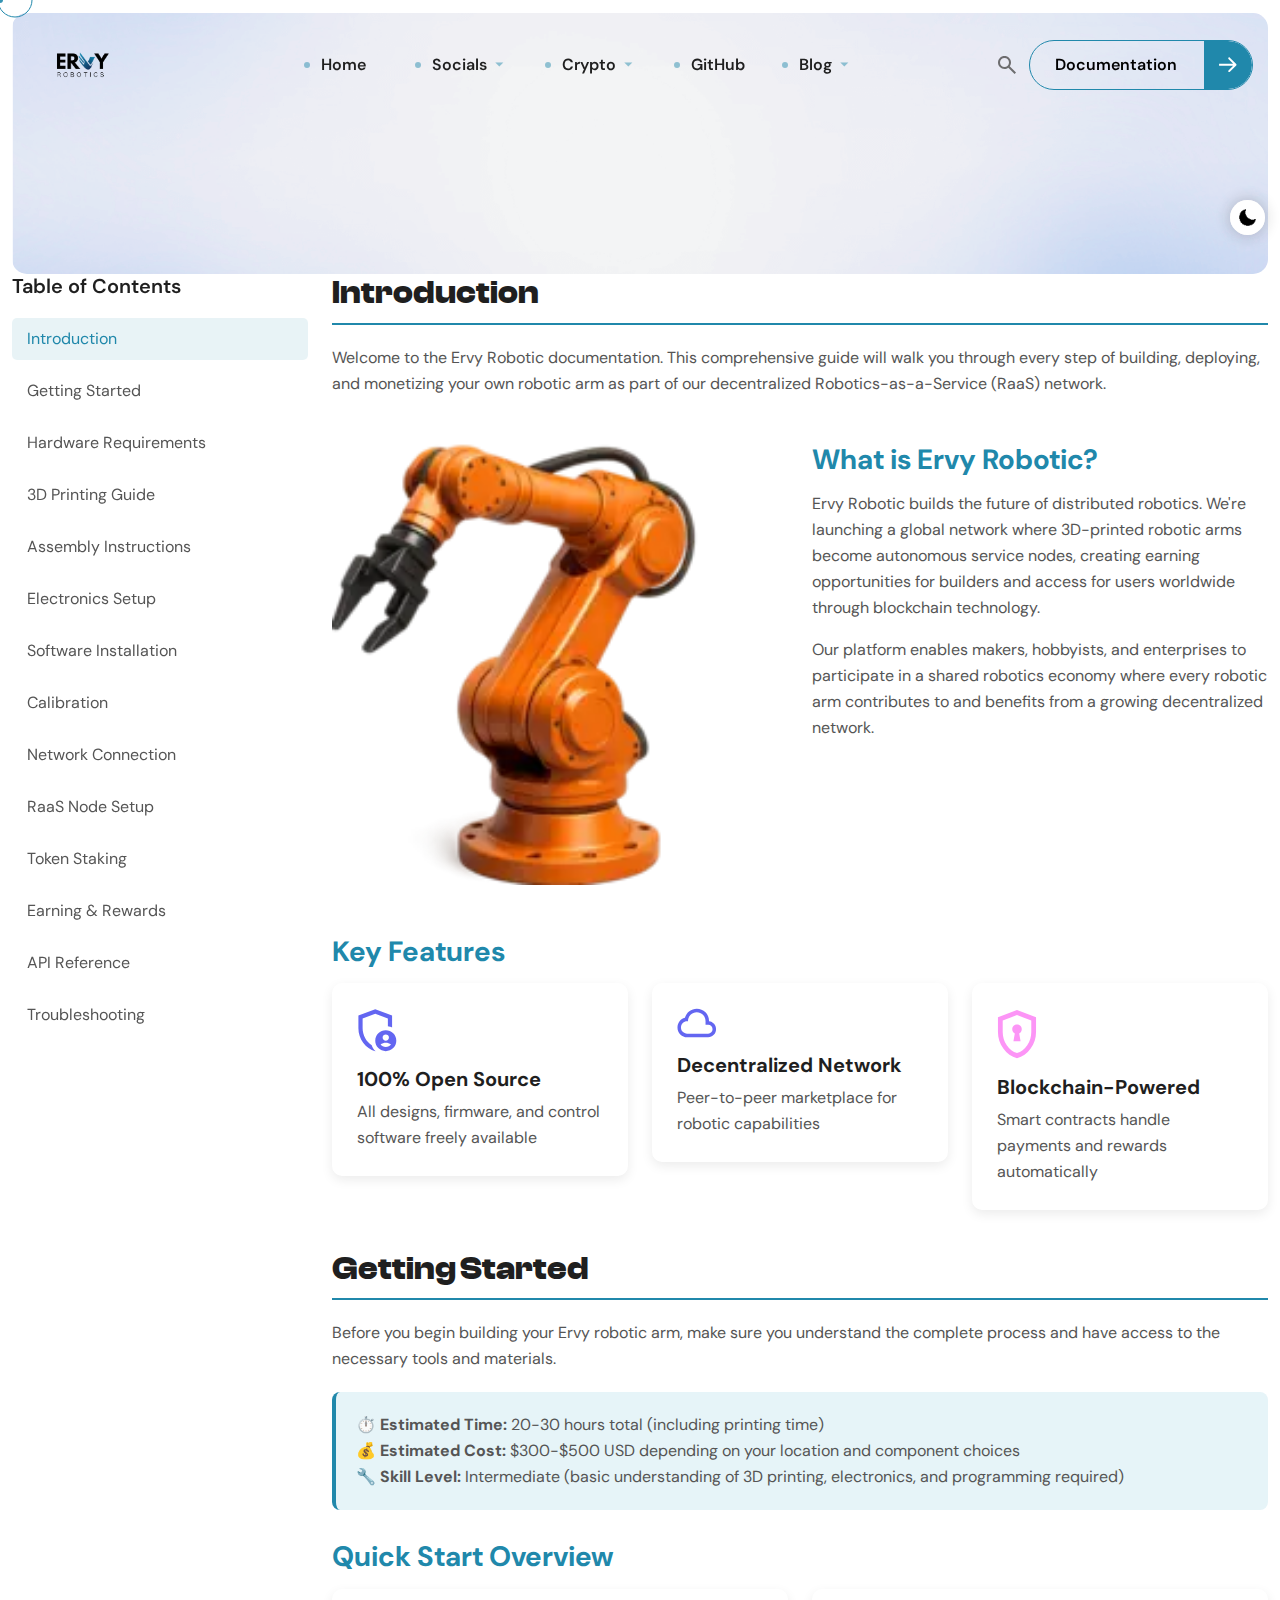
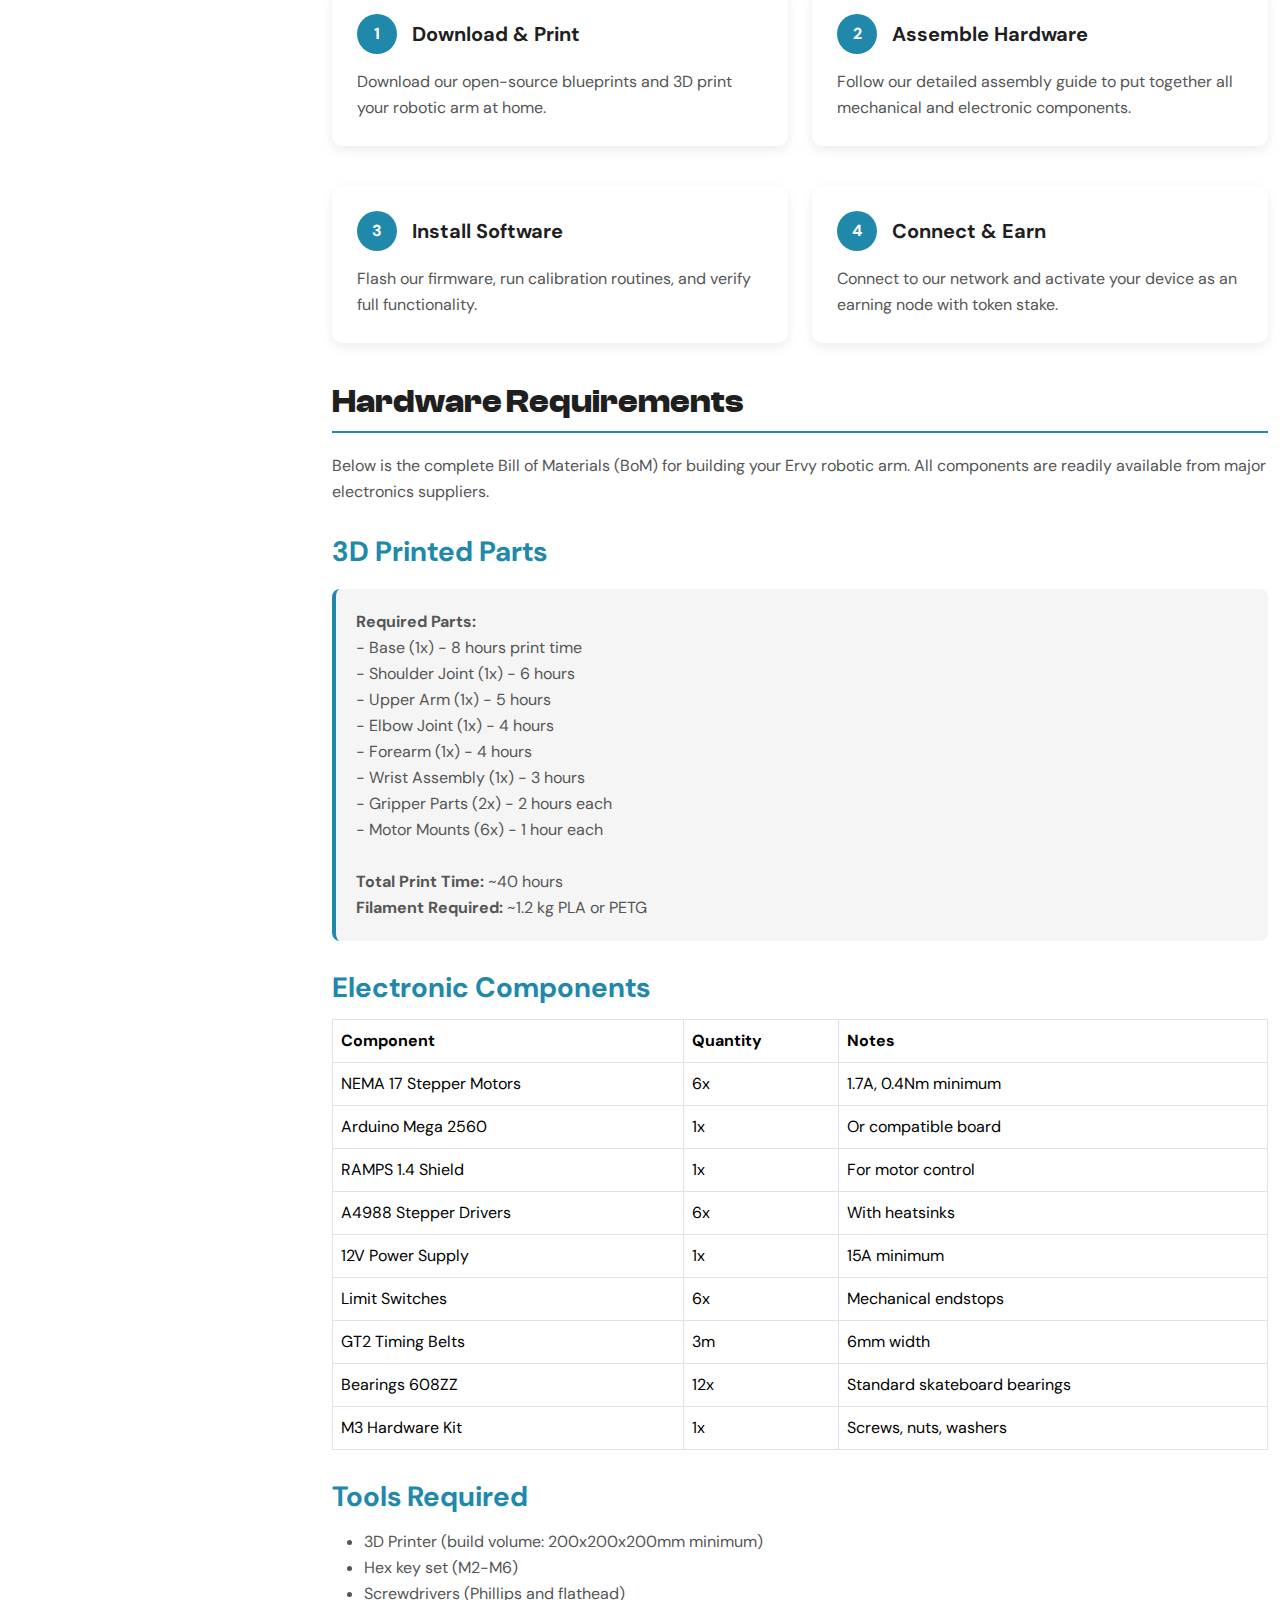
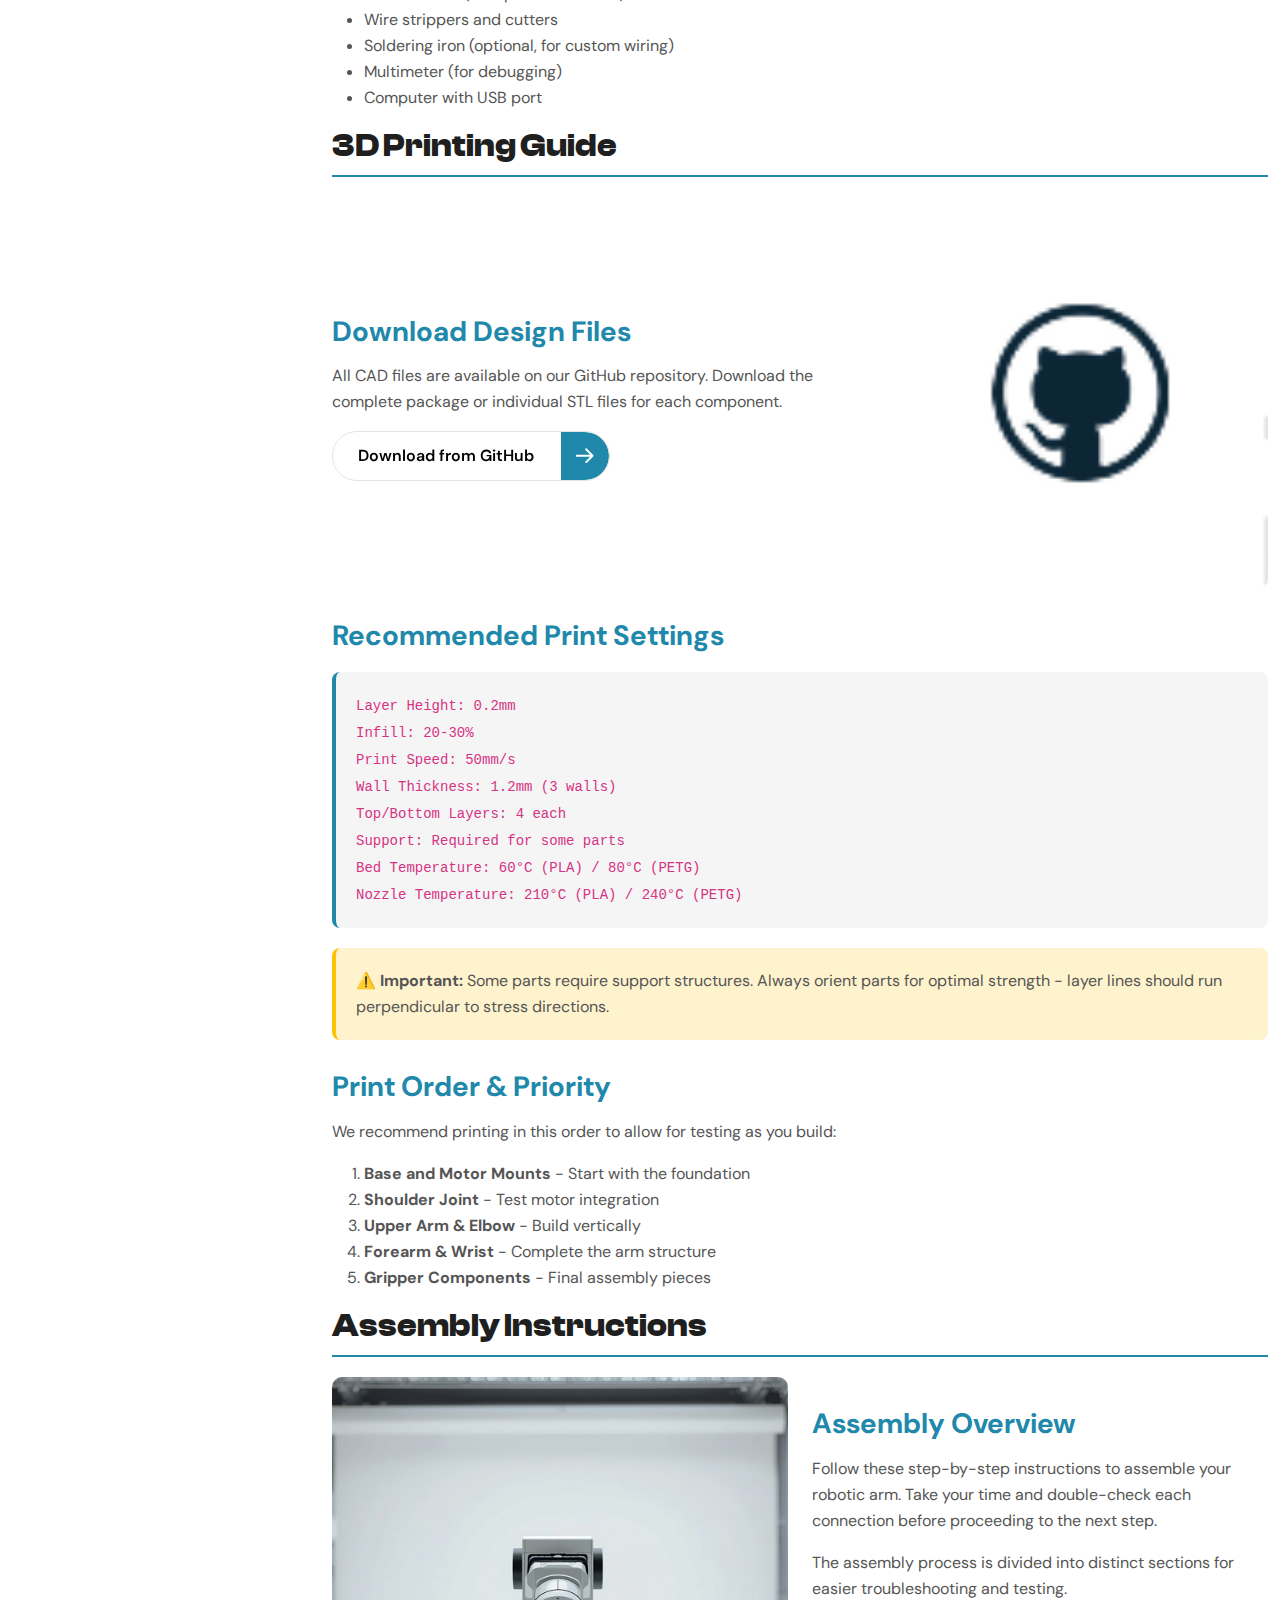
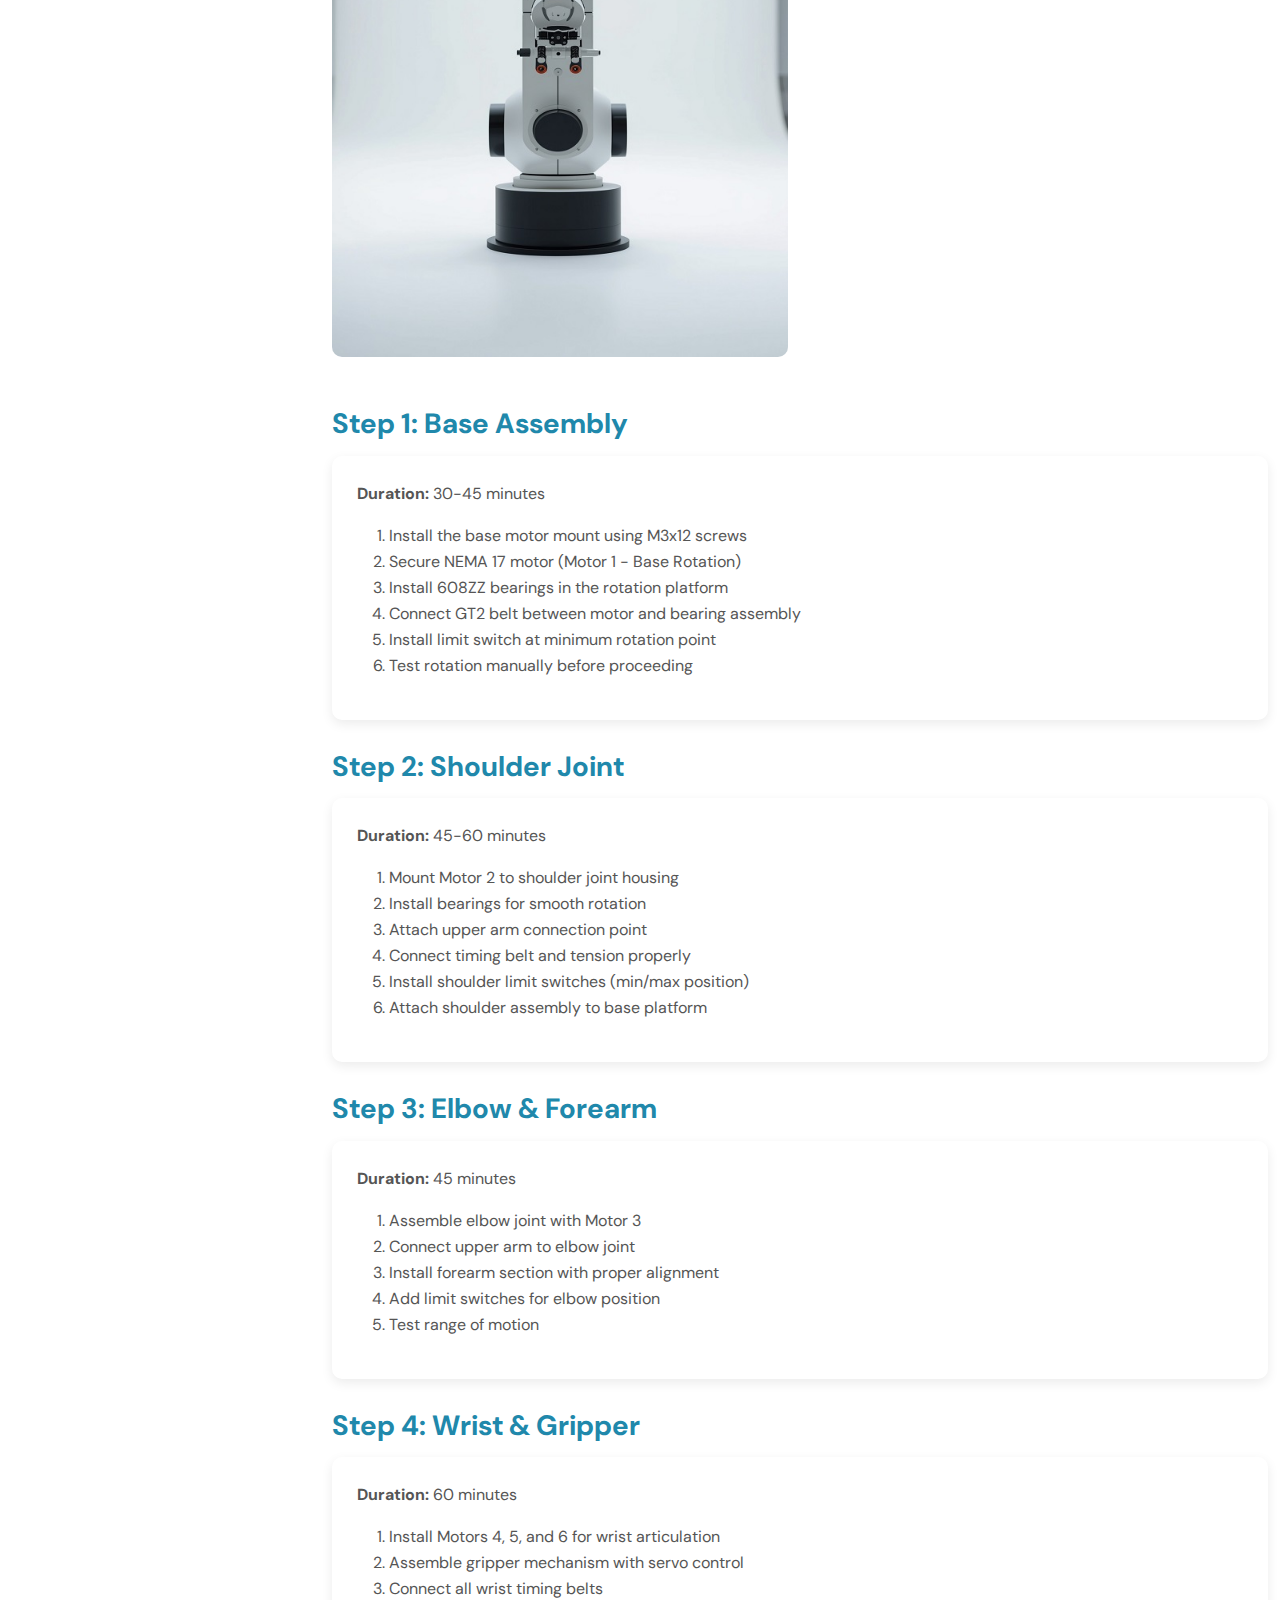
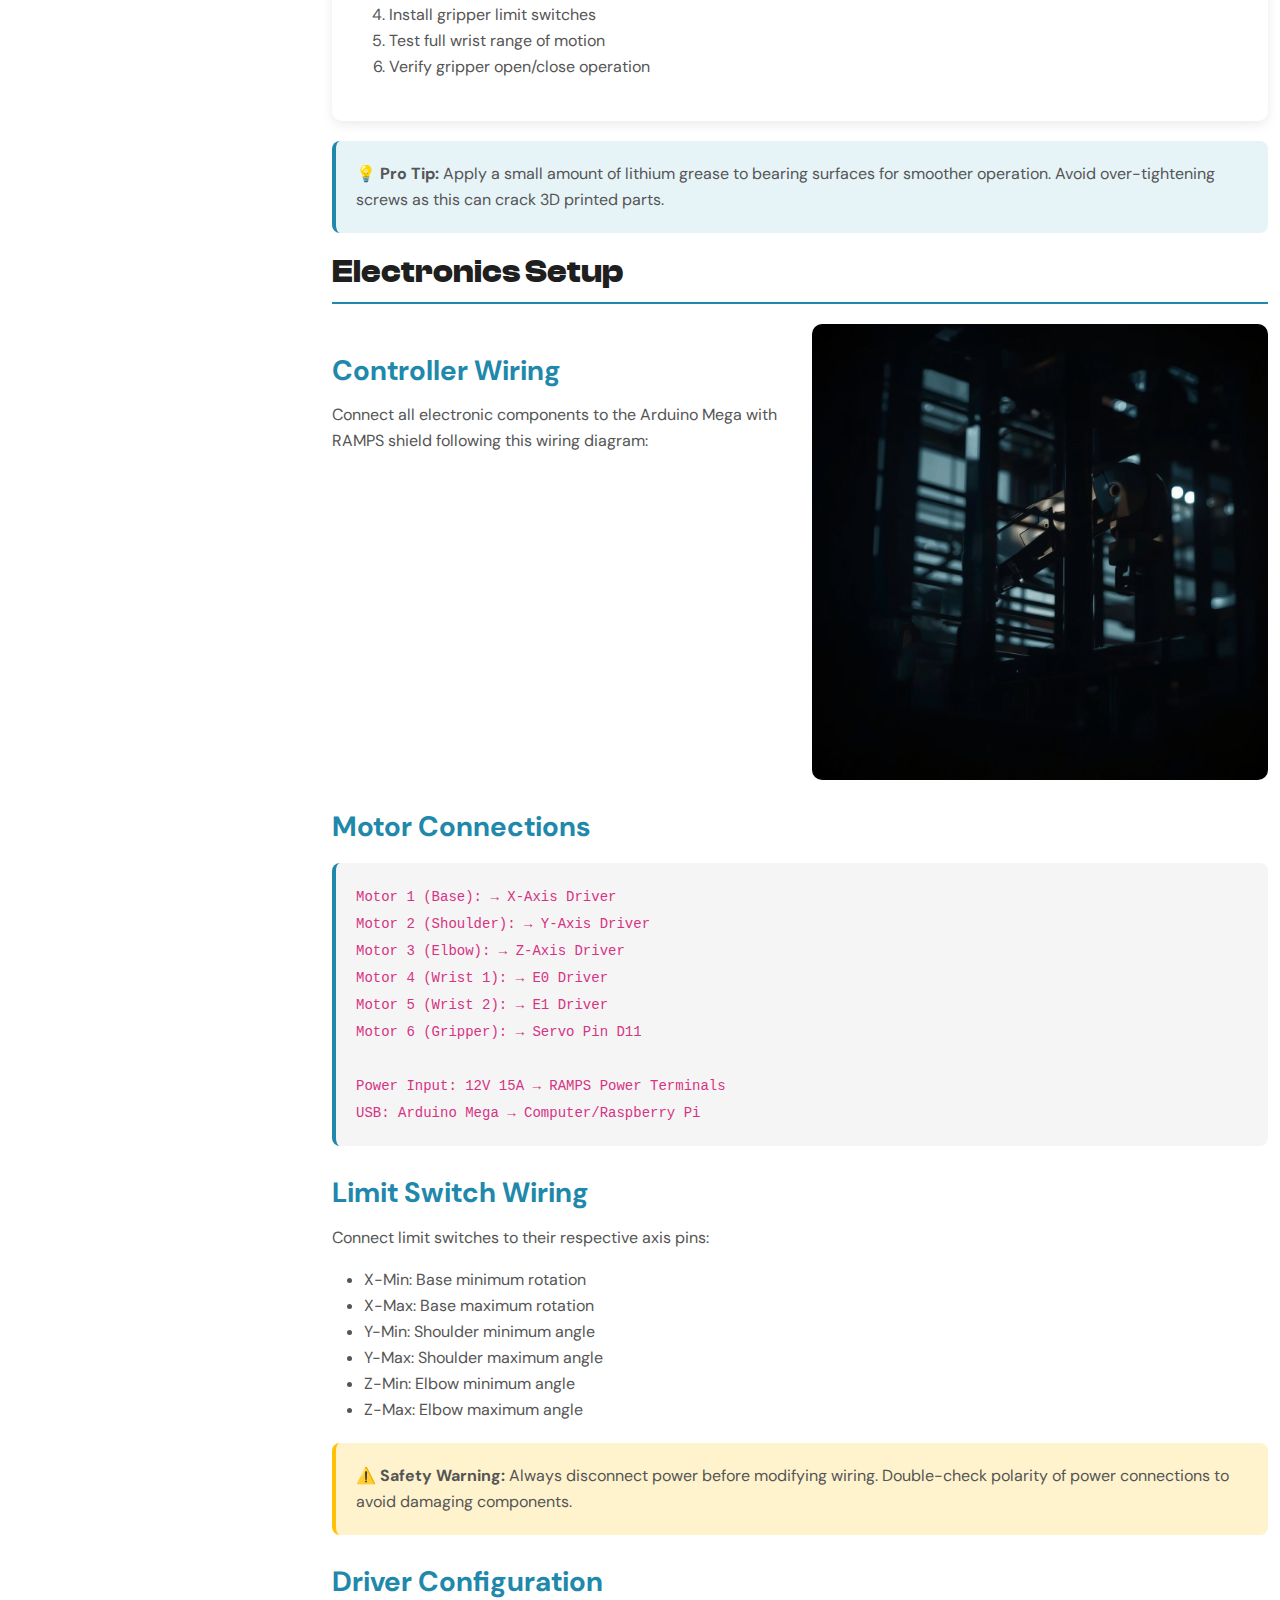
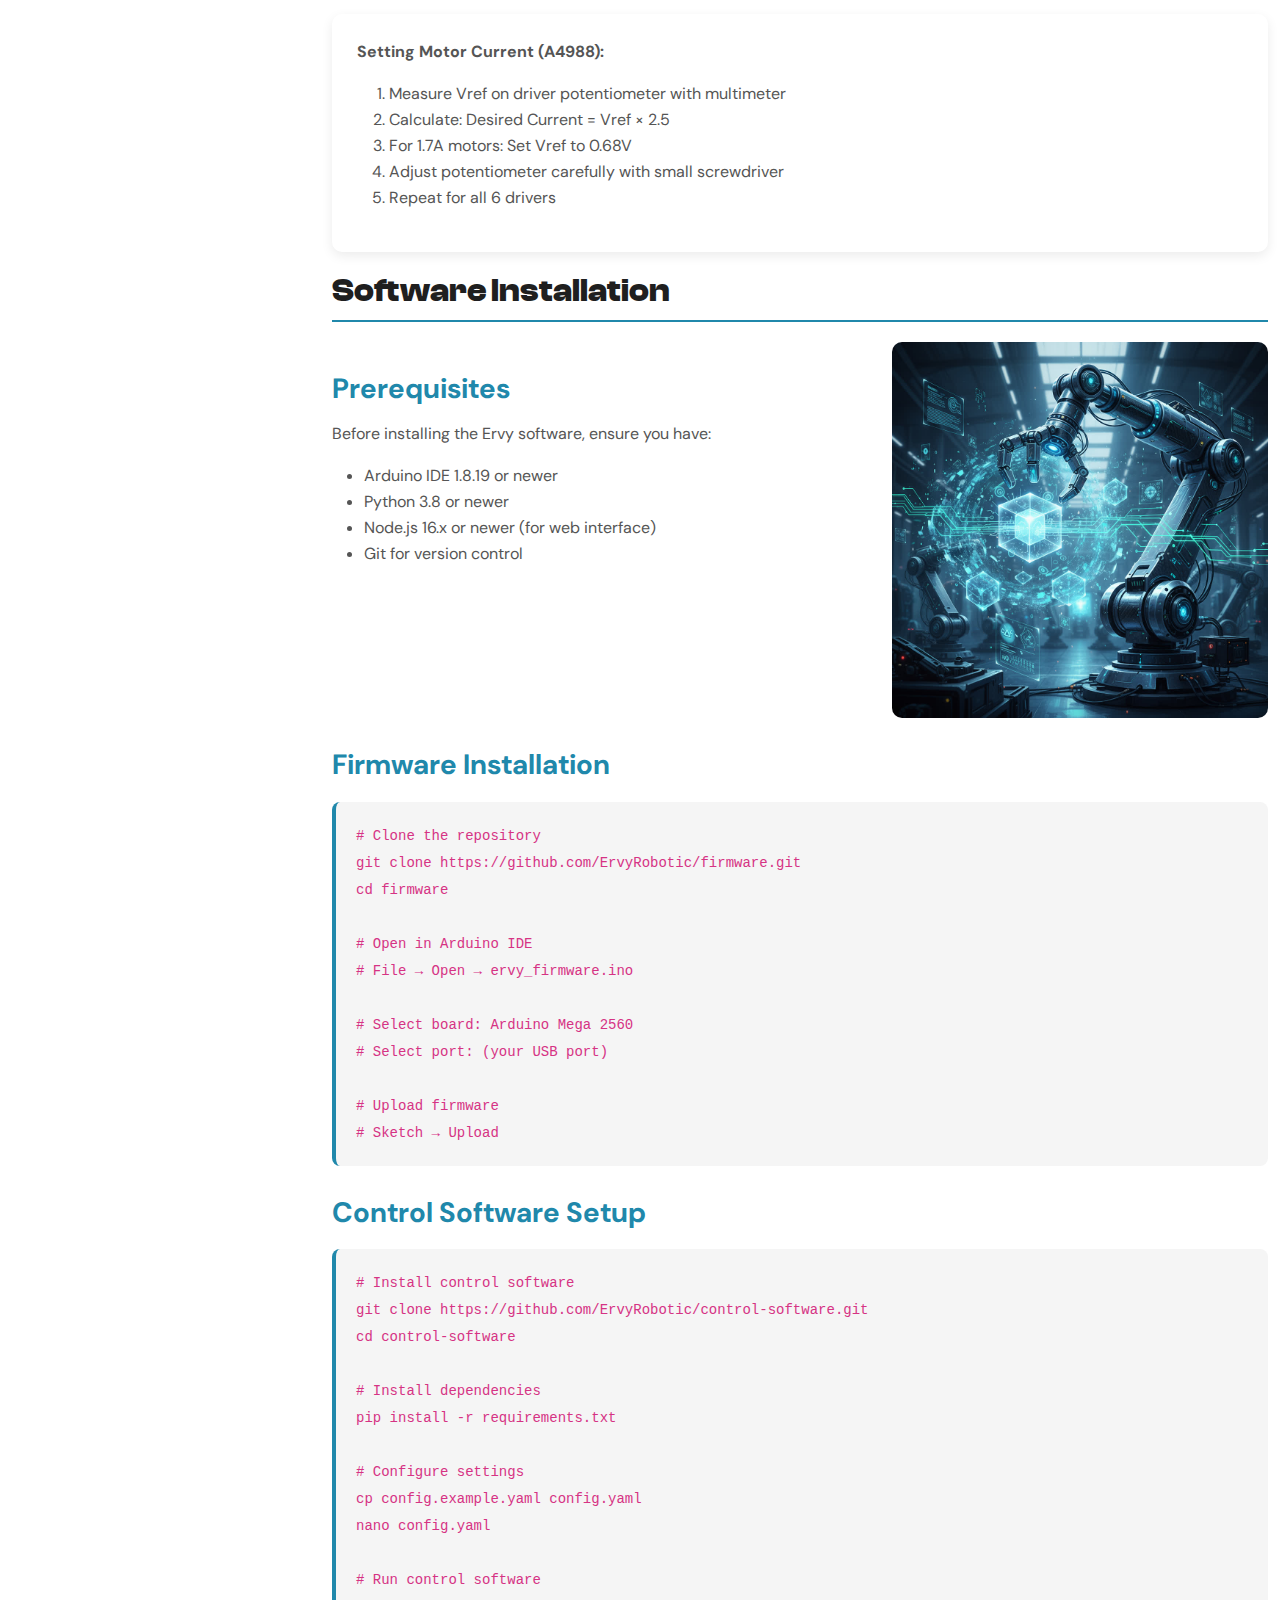
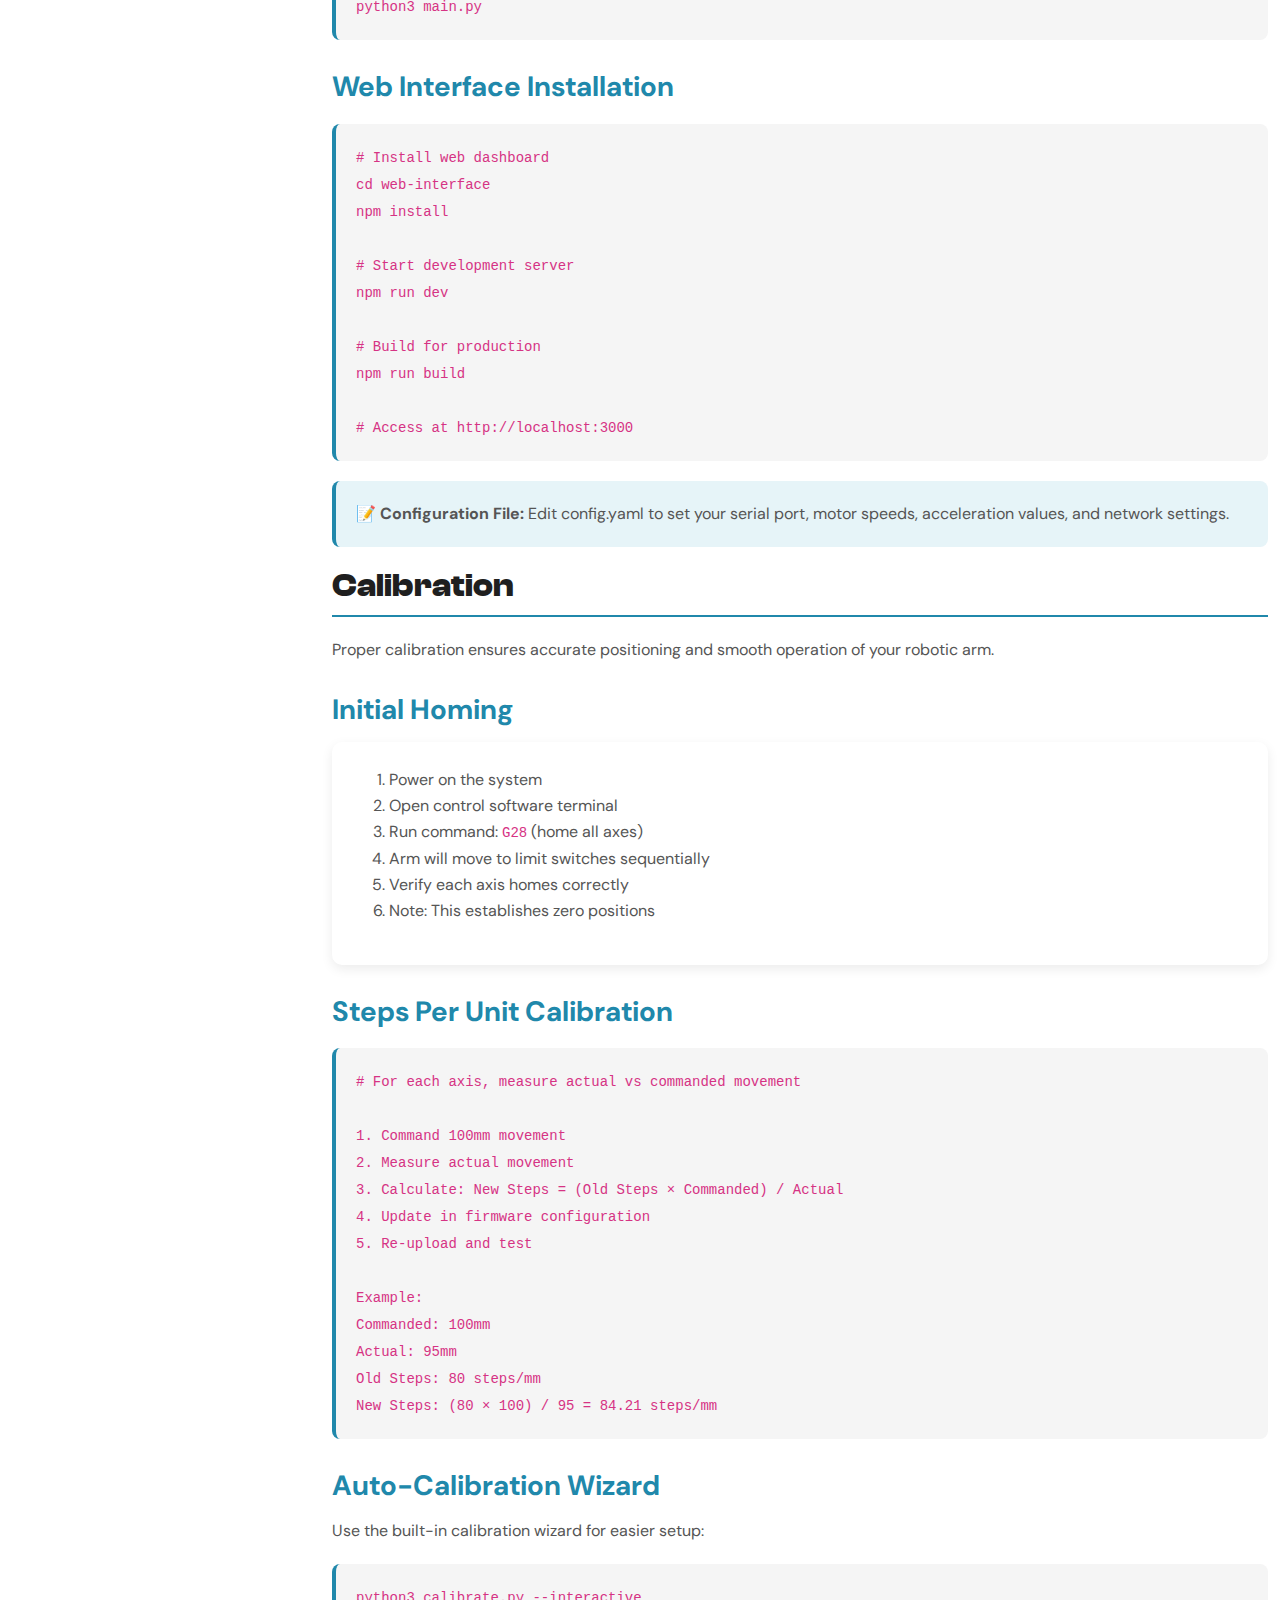
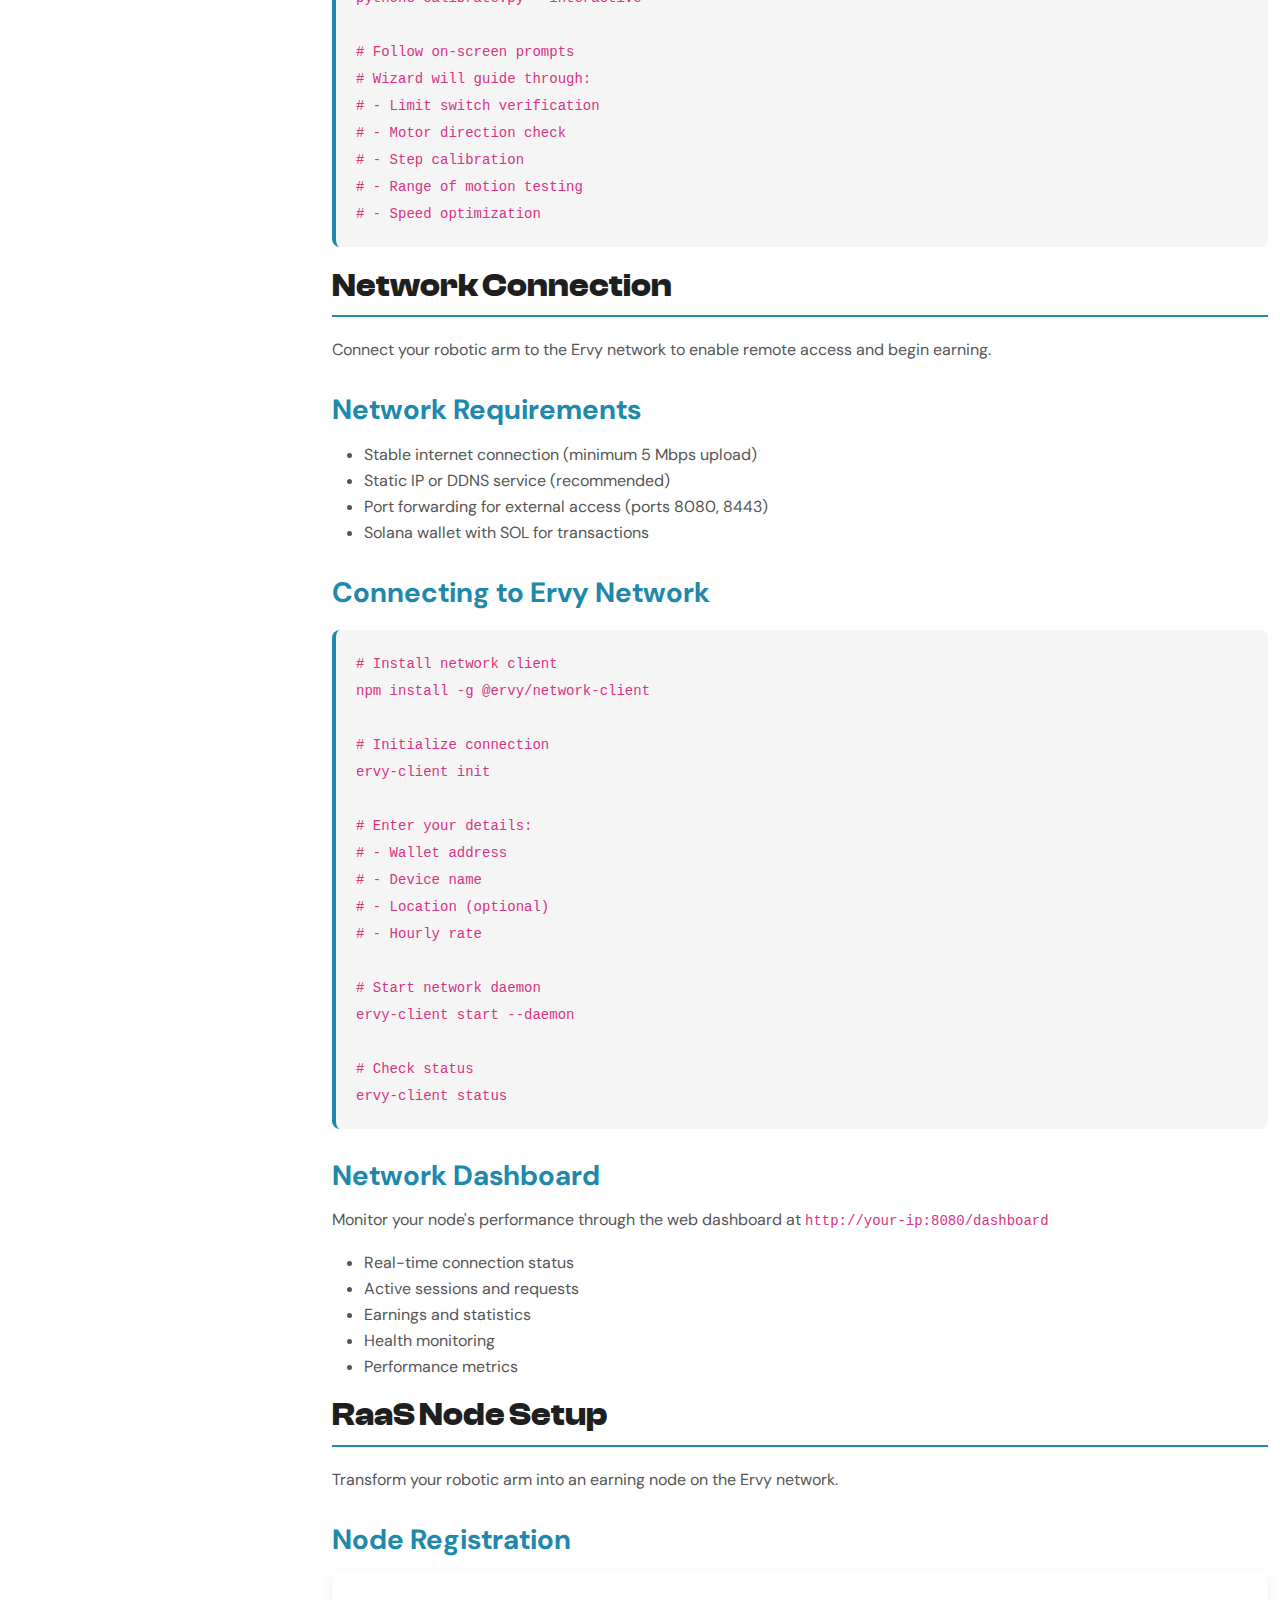
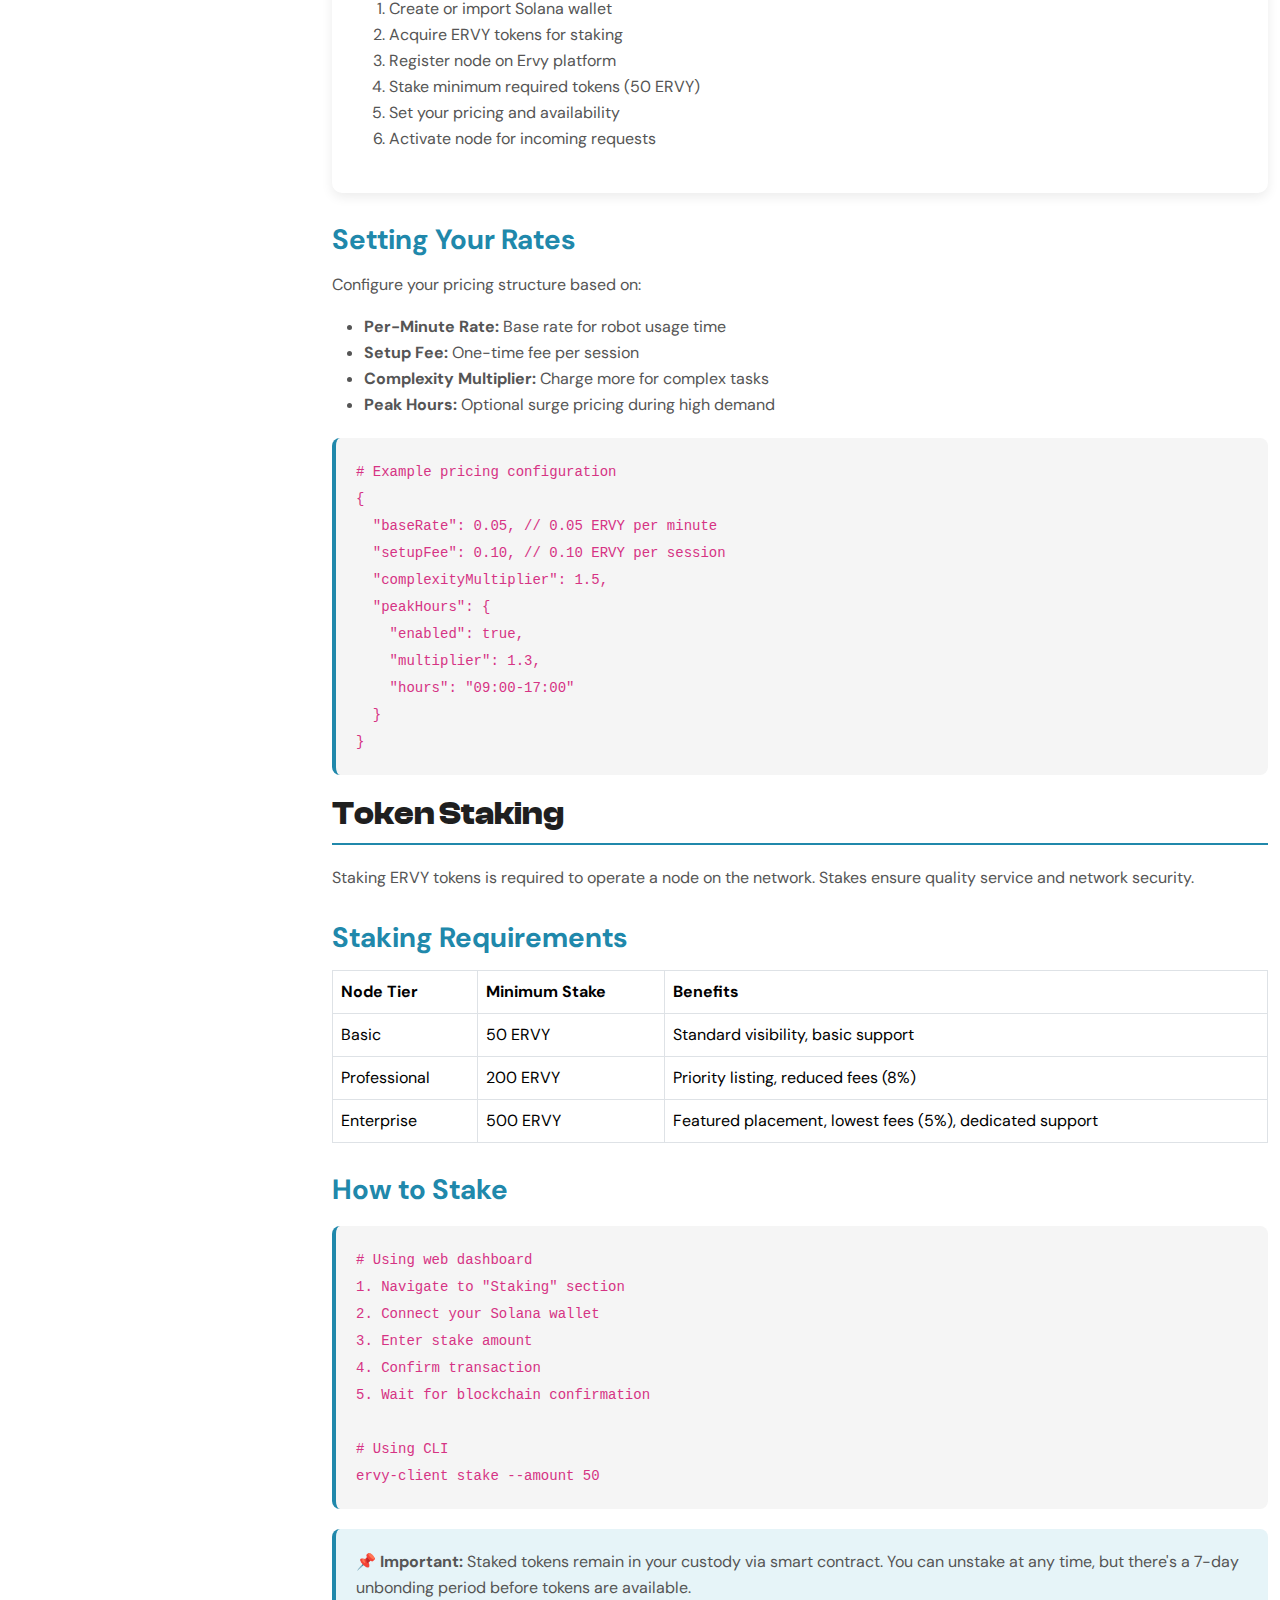
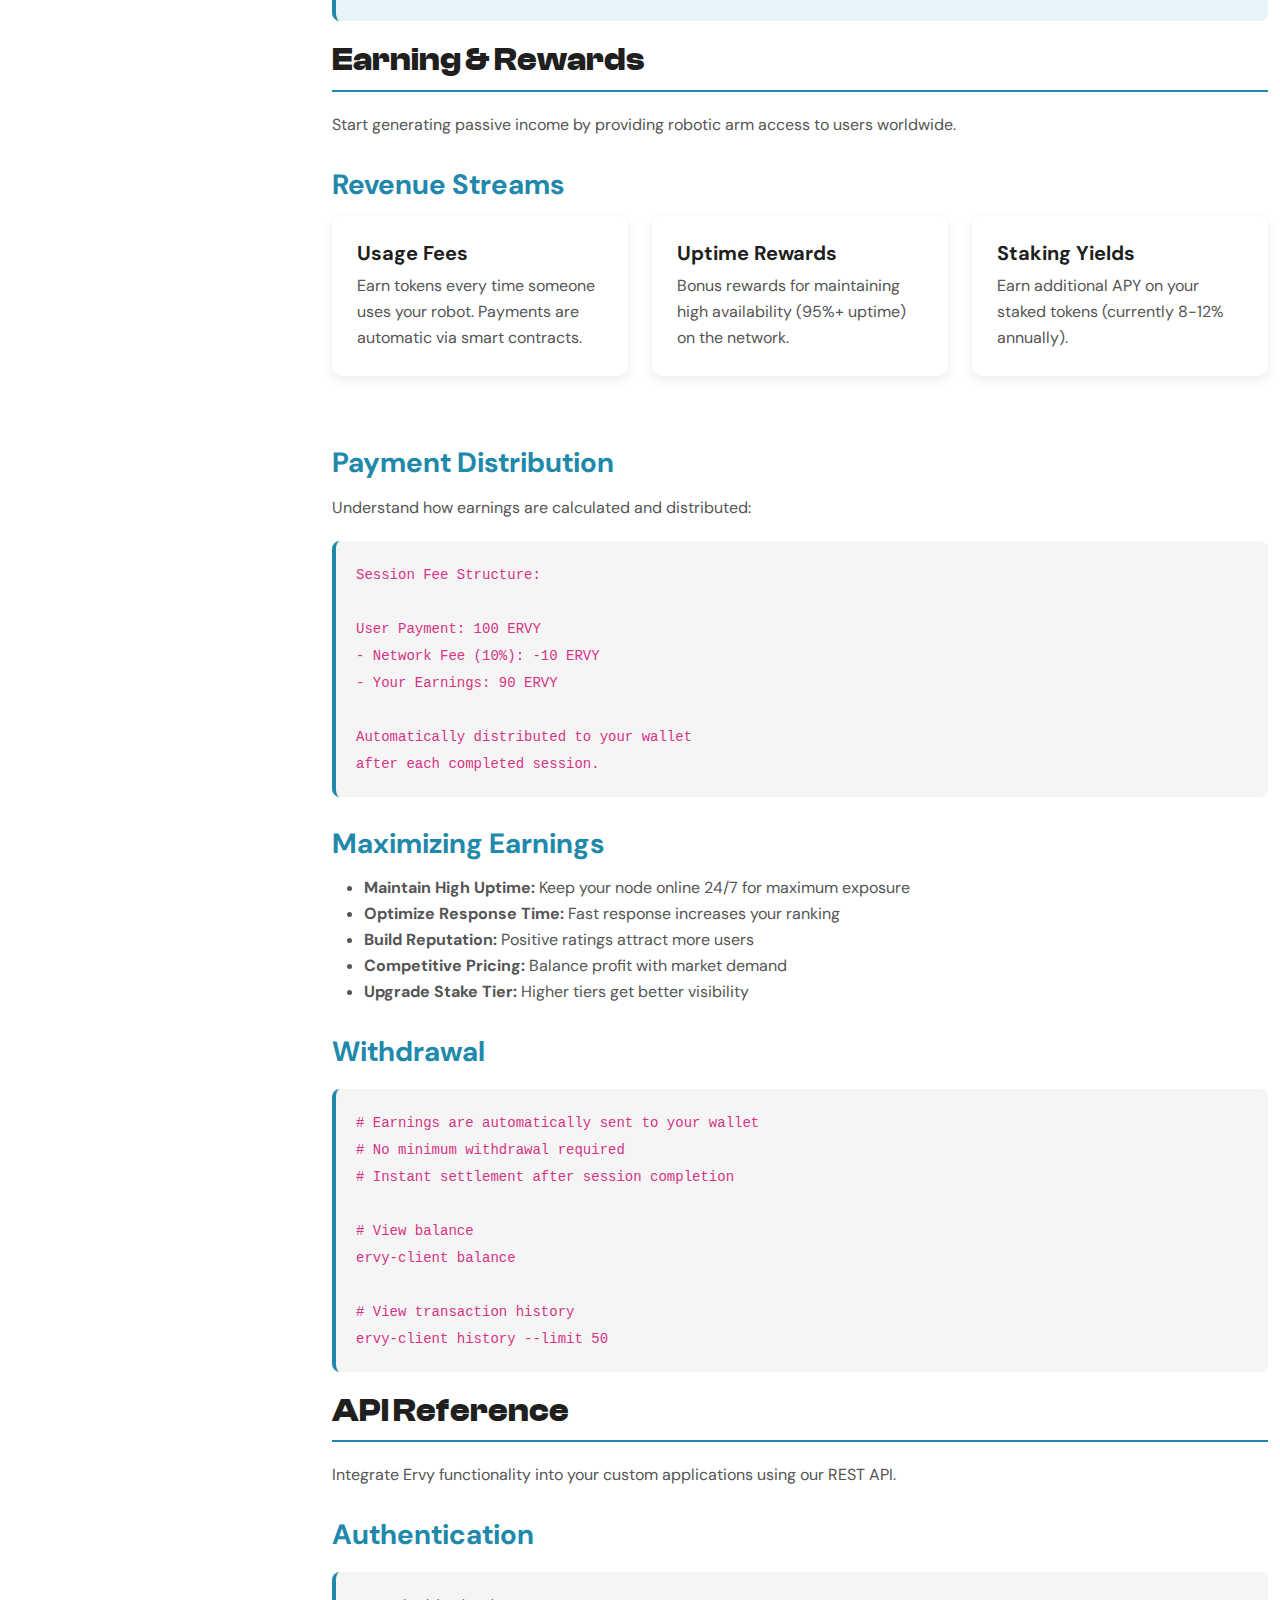
<file: docs.html>
<!DOCTYPE html>
<html lang="en">
    <head>
        <meta charset="utf-8">
        <meta name="viewport" content="width=device-width, initial-scale=1">
        
        <link rel="stylesheet" href="assets/css/bootstrap.min.css">
        <link rel="stylesheet" href="assets/css/swiper-bundle.min.css">
        <link rel="stylesheet" href="assets/css/scrollcue.min.css">
        <link rel="stylesheet" href="assets/css/remixicon.css">
        <link rel="stylesheet" href="assets/css/header.css">
        <link rel="stylesheet" href="assets/css/style.css">
        <link rel="stylesheet" href="assets/css/footer.css">
        <link rel="stylesheet" href="assets/css/responsive.css">
        <link rel="stylesheet" href="assets/css/dark-theme.css">
        
        <title>Documentation - Ervy Robotic</title>
        <link rel="icon" type="image/png" href="assets/img/icon.png">
        
        <style>
            .docs-sidebar {
                position: sticky;
                top: 100px;
                height: calc(100vh - 120px);
                overflow-y: auto;
            }
            .docs-sidebar ul {
                list-style: none;
                padding-left: 0;
            }
            .docs-sidebar ul li {
                margin-bottom: 10px;
            }
            .docs-sidebar ul li a {
                color: var(--paraColor);
                text-decoration: none;
                display: block;
                padding: 8px 15px;
                border-radius: 5px;
                transition: all 0.3s;
            }
            .docs-sidebar ul li a:hover,
            .docs-sidebar ul li a.active {
                color: var(--primaryColor);
                background-color: rgba(32, 136, 171, 0.1);
            }
            .docs-content h2 {
                margin-top: 50px;
                margin-bottom: 20px;
                padding-bottom: 10px;
                border-bottom: 2px solid var(--primaryColor);
            }
            .docs-content h3 {
                margin-top: 30px;
                margin-bottom: 15px;
                color: var(--primaryColor);
            }
            .docs-content h2:first-child {
                margin-top: 0;
            }
            .code-block {
                background-color: #f5f5f5;
                padding: 20px;
                border-radius: 8px;
                border-left: 4px solid var(--primaryColor);
                margin: 20px 0;
                overflow-x: auto;
            }
            .code-block code {
                font-family: 'Courier New', monospace;
                font-size: 14px;
            }
            .note-box {
                background-color: #E6F4F8;
                padding: 20px;
                border-radius: 8px;
                border-left: 4px solid var(--primaryColor);
                margin: 20px 0;
            }
            .warning-box {
                background-color: #fff3cd;
                padding: 20px;
                border-radius: 8px;
                border-left: 4px solid #ffc107;
                margin: 20px 0;
            }
            .step-card {
                background: #fff;
                padding: 25px;
                border-radius: 10px;
                box-shadow: 0 4px 12px rgba(0,0,0,0.08);
                margin-bottom: 20px;
            }
            .step-number {
                display: inline-flex;
                align-items: center;
                justify-content: center;
                width: 40px;
                height: 40px;
                background: var(--primaryColor);
                color: white;
                border-radius: 50%;
                font-weight: bold;
                margin-right: 15px;
            }
            .theme-dark .code-block {
                background-color: #1a1a1a;
                color: #e0e0e0;
            }
            .theme-dark .note-box {
                background-color: rgba(32, 136, 171, 0.15);
            }
            .theme-dark .step-card {
                background-color: var(--codColor);
            }
        </style>
    </head>
    <body>

        <div class="preloader-area" id="preloader">
            <div class="spinner">
                <div></div>
                <div></div>
                <div></div>
                <div></div>
                <div></div>
            </div>
        </div>

        <!-- Theme Switcher Start -->
        <div class="switch-theme-mode">
            <label id="switch" class="switch">
                <input type="checkbox" onchange="toggleTheme()" id="slider">
                <span class="slider round"></span>
            </label>
        </div>
        <!-- Theme Switcher End -->

        <!-- Custom Cursor -->
        <div class="cursor"><span class="cursor-text"></span></div>
        <div class="cursor-inner"></div>

        <div id="smooth-wrapper">
            <div id="smooth-content">

                <!-- Navbar Start -->
                <div class="navbar-area style-two position-relative" id="navbar">
                    <div class="container-fluid">
                        <div class="navbar-wrapper d-flex justify-content-between align-items-center">
                            <a href="/" class="navbar-brand" style="width: 150px;">
                                <img src="assets/img/logo.png" alt="Logo" class="logo-light">
                                <img src="assets/img/logo.png" alt="Logo" class="logo-dark">
                            </a>
                            <div class="menu-area mx-auto">
                                <div class="overlay"></div>
                                <nav class="menu">
                                    <div class="menu-mobile-header">
                                        <button type="button" class="menu-mobile-arrow bg-transparent border-0"><i class="ri-arrow-left-s-line"></i></button>
                                        <div class="menu-mobile-title"></div>
                                        <button type="button" class="menu-mobile-close bg-transparent border-0"><i class="ri-close-line"></i></button>
                                    </div>
                                    <ul class="menu-section p-0 mb-0 lh-1">
                                        <li>
                                            <a href="index.html">Home &nbsp&nbsp</a>
                                        </li>
                                        <li class="menu-item-has-children">
                                            <a href="javascript:void(0)">Socials<i class="ri-arrow-down-s-fill"></i></a>
                                            <ul class="menu-subs menu-column-1">
                                                <li><a href="https://x.com/ErvyRobotic">X (Twitter)</a></li>
                                            </ul>
                                        </li>
                                        <li class="menu-item-has-children">
                                            <a href="javascript:void(0)">Crypto<i class="ri-arrow-down-s-fill"></i></a>
                                            <ul class="menu-subs menu-column-1">
                                                <li><a href="https://pump.fun/contracthere">pump.fun</a></li>
                                               
                                            </ul>
                                        </li>
                                        <li>
                                            <a href="https://github.com/ErvyRobotic">GitHub</a>
                                        </li>
                                        <li class="menu-item-has-children">
                                            <a href="javascript:void(0)">Blog<i class="ri-arrow-down-s-fill"></i></a>
                                            <ul class="menu-subs menu-column-1">
                                                <li><a href="#">Medium (Soon)</a></li>
                                            </ul>
                                        </li>
                                        <li class="mobile-only" style="display: none;">
                                            <a href="docs.html" class="active">Documentation</a>
                                        </li>
                                    </ul>
                                </nav>
                            </div>
                            <div class="other-options d-flex flex-wrap align-items-center justify-content-end">
                                <div class="option-item">
                                    <div class="d-flex flex-wrap align-items-center">
                                        <div class="mobile-options position-relative d-lg-none me-3">
                                            <button class="dropdown-toggle  text-center bg-transparent border-0 p-0 transition" type="button" data-bs-toggle="dropdown" aria-expanded="true">
                                                <i class="ri-more-fill"></i>
                                            </button>
                                            <div class="dropdown-menu dropdown-menu-centered mobile-option-list top-1 border-0" data-bs-popper="static">
                                                <a href="docs.html" class="btn style-three fw-semibold position-relative round-oval">Documentation<span class="position-absolute top-0 end-0 h-100 d-flex flex-column align-items-center justify-content-center"><img src="assets/img/icons/right-arrow-white.svg" alt="Icon"></span></a>
                                            </div>
                                        </div>
                                        <button  class="search-btn bg-transparent border-0 d-flex flex-wrap align-items-center dropdown-toggle text-center p-0 transition" type="button" data-bs-toggle="dropdown" aria-expanded="true">
                                                <img src="assets/img/icons/search.svg" alt="Search Icon">
                                        </button>
                                        <div class="search-dropdown dropdown-menu dropdown-menu-right top-1 border-0" data-bs-popper="static">
                                             <form class="search-popup position-relative" action="#">
                                                <input type="search" class="form-control text-para" placeholder="Search Documentation....">
                                                <button type="submit" class="position-absolute top-0 end-0 h-100 border-0 bg-transparent d-flex flex-column align-items-center justify-content-center"><i class="ri-search-2-line"></i></button>
                                            </form>
                                        </div>
                                    </div>
                                </div>
                                <div class="option-item d-lg-block d-none">
                                    <a href="docs.html" class="btn style-three fw-semibold position-relative round-oval">Documentation<span class="position-absolute top-0 end-0 h-100 d-flex flex-column align-items-center justify-content-center"><img src="assets/img/icons/right-arrow-white.svg" alt="Icon"></span></a>
                                </div>
                                <div class="option-item d-lg-none">
                                    <button type="button" class="menu-mobile-trigger">
                                        <span></span>
                                        <span></span>
                                        <span></span>
                                        <span></span>
                                    </button>
                                </div>
                            </div>
                        </div>
                    </div>
                </div>
                <!-- Navbar End -->

                <!-- Documentation Header Start -->
                <div class="hero-area style-two bg-f position-relative overflow-hidden round-10 z-1" style="padding: 80px 0 40px;">
                    <div class="container-fluid position-relative">
                        <div class="row">
                            <div class="col-12 text-center">
                                <h6 class="section-subtitle style-two bg_secondary fs-13 fw-semibold ls-1 text-black d-inline-block bg_primary round-oval mb-10" data-cue="slideInUp">
                                    <img src="assets/img/icons/doc.svg" alt="Icon" style="width: 12px;">COMPLETE GUIDE
                                </h6>
                                <h1 class="font-secondary fw-medium text-black mb-20" data-cue="slideInUp" data-delay="300">Ervy Robotic <span class="text_primary fw-bold">Documentation</span></h1>
                                <p class="mb-0 fs-18" data-cue="slideInUp" data-delay="400">Everything you need to build, deploy, and earn with your robotic arm</p>
                            </div>
                        </div>
                    </div>
                </div>
                <!-- Documentation Header End -->

                <!-- Documentation Content Start -->
                <div class="container-fluid pt-80 pb-100">
                    <div class="row">
                        <!-- Sidebar -->
                        <div class="col-lg-3 mb-30">
                            <div class="docs-sidebar">
                                <h5 class="fw-semibold mb-20">Table of Contents</h5>
                                <ul>
                                    <li><a href="#introduction" class="active">Introduction</a></li>
                                    <li><a href="#getting-started">Getting Started</a></li>
                                    <li><a href="#hardware-requirements">Hardware Requirements</a></li>
                                    <li><a href="#3d-printing">3D Printing Guide</a></li>
                                    <li><a href="#assembly">Assembly Instructions</a></li>
                                    <li><a href="#electronics">Electronics Setup</a></li>
                                    <li><a href="#software-installation">Software Installation</a></li>
                                    <li><a href="#calibration">Calibration</a></li>
                                    <li><a href="#network-connection">Network Connection</a></li>
                                    <li><a href="#raas-setup">RaaS Node Setup</a></li>
                                    <li><a href="#token-staking">Token Staking</a></li>
                                    <li><a href="#earning">Earning & Rewards</a></li>
                                    <li><a href="#api-reference">API Reference</a></li>
                                    <li><a href="#troubleshooting">Troubleshooting</a></li>
                                    <li><a href="#faq">FAQ</a></li>
                                </ul>
                            </div>
                        </div>

                        <!-- Main Content -->
                        <div class="col-lg-9">
                            <div class="docs-content">
                                
                                <!-- Introduction -->
                                <section id="introduction">
                                    <h2 class="font-secondary">Introduction</h2>
                                    <p>Welcome to the Ervy Robotic documentation. This comprehensive guide will walk you through every step of building, deploying, and monetizing your own robotic arm as part of our decentralized Robotics-as-a-Service (RaaS) network.</p>
                                    
                                    <div class="row mt-40 mb-30">
                                        <div class="col-md-6 mb-20">
                                            <img src="assets/img/arm.webp" alt="Ervy Robotic Arm" class="w-100 round-10">
                                        </div>
                                        <div class="col-md-6">
                                            <h3>What is Ervy Robotic?</h3>
                                            <p>Ervy Robotic builds the future of distributed robotics. We're launching a global network where 3D-printed robotic arms become autonomous service nodes, creating earning opportunities for builders and access for users worldwide through blockchain technology.</p>
                                            <p>Our platform enables makers, hobbyists, and enterprises to participate in a shared robotics economy where every robotic arm contributes to and benefits from a growing decentralized network.</p>
                                        </div>
                                    </div>

                                    <h3>Key Features</h3>
                                    <div class="row">
                                        <div class="col-md-4 mb-20">
                                            <div class="step-card">
                                                <img src="assets/img/icons/shield-blue.svg" alt="Icon" width="40" class="mb-15">
                                                <h5>100% Open Source</h5>
                                                <p class="mb-0">All designs, firmware, and control software freely available</p>
                                            </div>
                                        </div>
                                        <div class="col-md-4 mb-20">
                                            <div class="step-card">
                                                <img src="assets/img/icons/cloud.svg" alt="Icon" width="40" class="mb-15">
                                                <h5>Decentralized Network</h5>
                                                <p class="mb-0">Peer-to-peer marketplace for robotic capabilities</p>
                                            </div>
                                        </div>
                                        <div class="col-md-4 mb-20">
                                            <div class="step-card">
                                                <img src="assets/img/icons/encrypted.svg" alt="Icon" width="40" class="mb-15">
                                                <h5>Blockchain-Powered</h5>
                                                <p class="mb-0">Smart contracts handle payments and rewards automatically</p>
                                            </div>
                                        </div>
                                    </div>
                                </section>

                                <!-- Getting Started -->
                                <section id="getting-started">
                                    <h2 class="font-secondary">Getting Started</h2>
                                    <p>Before you begin building your Ervy robotic arm, make sure you understand the complete process and have access to the necessary tools and materials.</p>

                                    <div class="note-box">
                                        <strong>⏱️ Estimated Time:</strong> 20-30 hours total (including printing time)<br>
                                        <strong>💰 Estimated Cost:</strong> $300-$500 USD depending on your location and component choices<br>
                                        <strong>🔧 Skill Level:</strong> Intermediate (basic understanding of 3D printing, electronics, and programming required)
                                    </div>

                                    <h3>Quick Start Overview</h3>
                                    <div class="row">
                                        <div class="col-md-6 mb-20">
                                            <div class="step-card">
                                                <div class="d-flex align-items-center mb-15">
                                                    <span class="step-number">1</span>
                                                    <h5 class="mb-0">Download & Print</h5>
                                                </div>
                                                <p class="mb-0">Download our open-source blueprints and 3D print your robotic arm at home.</p>
                                            </div>
                                        </div>
                                        <div class="col-md-6 mb-20">
                                            <div class="step-card">
                                                <div class="d-flex align-items-center mb-15">
                                                    <span class="step-number">2</span>
                                                    <h5 class="mb-0">Assemble Hardware</h5>
                                                </div>
                                                <p class="mb-0">Follow our detailed assembly guide to put together all mechanical and electronic components.</p>
                                            </div>
                                        </div>
                                        <div class="col-md-6 mb-20">
                                            <div class="step-card">
                                                <div class="d-flex align-items-center mb-15">
                                                    <span class="step-number">3</span>
                                                    <h5 class="mb-0">Install Software</h5>
                                                </div>
                                                <p class="mb-0">Flash our firmware, run calibration routines, and verify full functionality.</p>
                                            </div>
                                        </div>
                                        <div class="col-md-6 mb-20">
                                            <div class="step-card">
                                                <div class="d-flex align-items-center mb-15">
                                                    <span class="step-number">4</span>
                                                    <h5 class="mb-0">Connect & Earn</h5>
                                                </div>
                                                <p class="mb-0">Connect to our network and activate your device as an earning node with token stake.</p>
                                            </div>
                                        </div>
                                    </div>
                                </section>

                                <!-- Hardware Requirements -->
                                <section id="hardware-requirements">
                                    <h2 class="font-secondary">Hardware Requirements</h2>
                                    <p>Below is the complete Bill of Materials (BoM) for building your Ervy robotic arm. All components are readily available from major electronics suppliers.</p>

                                    <h3>3D Printed Parts</h3>
                                    <div class="code-block">
                                        <strong>Required Parts:</strong><br>
                                        - Base (1x) - 8 hours print time<br>
                                        - Shoulder Joint (1x) - 6 hours<br>
                                        - Upper Arm (1x) - 5 hours<br>
                                        - Elbow Joint (1x) - 4 hours<br>
                                        - Forearm (1x) - 4 hours<br>
                                        - Wrist Assembly (1x) - 3 hours<br>
                                        - Gripper Parts (2x) - 2 hours each<br>
                                        - Motor Mounts (6x) - 1 hour each<br>
                                        <br>
                                        <strong>Total Print Time:</strong> ~40 hours<br>
                                        <strong>Filament Required:</strong> ~1.2 kg PLA or PETG
                                    </div>

                                    <h3>Electronic Components</h3>
                                    <table class="table table-bordered">
                                        <thead>
                                            <tr>
                                                <th>Component</th>
                                                <th>Quantity</th>
                                                <th>Notes</th>
                                            </tr>
                                        </thead>
                                        <tbody>
                                            <tr>
                                                <td>NEMA 17 Stepper Motors</td>
                                                <td>6x</td>
                                                <td>1.7A, 0.4Nm minimum</td>
                                            </tr>
                                            <tr>
                                                <td>Arduino Mega 2560</td>
                                                <td>1x</td>
                                                <td>Or compatible board</td>
                                            </tr>
                                            <tr>
                                                <td>RAMPS 1.4 Shield</td>
                                                <td>1x</td>
                                                <td>For motor control</td>
                                            </tr>
                                            <tr>
                                                <td>A4988 Stepper Drivers</td>
                                                <td>6x</td>
                                                <td>With heatsinks</td>
                                            </tr>
                                            <tr>
                                                <td>12V Power Supply</td>
                                                <td>1x</td>
                                                <td>15A minimum</td>
                                            </tr>
                                            <tr>
                                                <td>Limit Switches</td>
                                                <td>6x</td>
                                                <td>Mechanical endstops</td>
                                            </tr>
                                            <tr>
                                                <td>GT2 Timing Belts</td>
                                                <td>3m</td>
                                                <td>6mm width</td>
                                            </tr>
                                            <tr>
                                                <td>Bearings 608ZZ</td>
                                                <td>12x</td>
                                                <td>Standard skateboard bearings</td>
                                            </tr>
                                            <tr>
                                                <td>M3 Hardware Kit</td>
                                                <td>1x</td>
                                                <td>Screws, nuts, washers</td>
                                            </tr>
                                        </tbody>
                                    </table>

                                    <h3>Tools Required</h3>
                                    <ul>
                                        <li>3D Printer (build volume: 200x200x200mm minimum)</li>
                                        <li>Hex key set (M2-M6)</li>
                                        <li>Screwdrivers (Phillips and flathead)</li>
                                        <li>Wire strippers and cutters</li>
                                        <li>Soldering iron (optional, for custom wiring)</li>
                                        <li>Multimeter (for debugging)</li>
                                        <li>Computer with USB port</li>
                                    </ul>
                                </section>

                                <!-- 3D Printing Guide -->
                                <section id="3d-printing">
                                    <h2 class="font-secondary">3D Printing Guide</h2>
                                    
                                    <div class="row align-items-center mb-30">
                                        <div class="col-md-7">
                                            <h3>Download Design Files</h3>
                                            <p>All CAD files are available on our GitHub repository. Download the complete package or individual STL files for each component.</p>
                                            
                                            <a href="https://github.com/ErvyRobotic" class="btn style-two fw-semibold position-relative round-oval mb-20">
                                                Download from GitHub
                                                <span class="position-absolute top-0 end-0 h-100 d-flex flex-column align-items-center justify-content-center">
                                                    <img src="assets/img/icons/right-arrow-white.svg" alt="Icon">
                                                </span>
                                            </a>
                                        </div>
                                        <div class="col-md-5">
                                            <img src="assets/img/about/git.png" alt="GitHub" class="w-100 round-10">
                                        </div>
                                    </div>

                                    <h3>Recommended Print Settings</h3>
                                    <div class="code-block">
                                        <code>
Layer Height: 0.2mm<br>
Infill: 20-30%<br>
Print Speed: 50mm/s<br>
Wall Thickness: 1.2mm (3 walls)<br>
Top/Bottom Layers: 4 each<br>
Support: Required for some parts<br>
Bed Temperature: 60°C (PLA) / 80°C (PETG)<br>
Nozzle Temperature: 210°C (PLA) / 240°C (PETG)<br>
                                        </code>
                                    </div>

                                    <div class="warning-box">
                                        <strong>⚠️ Important:</strong> Some parts require support structures. Always orient parts for optimal strength - layer lines should run perpendicular to stress directions.
                                    </div>

                                    <h3>Print Order & Priority</h3>
                                    <p>We recommend printing in this order to allow for testing as you build:</p>
                                    <ol>
                                        <li><strong>Base and Motor Mounts</strong> - Start with the foundation</li>
                                        <li><strong>Shoulder Joint</strong> - Test motor integration</li>
                                        <li><strong>Upper Arm & Elbow</strong> - Build vertically</li>
                                        <li><strong>Forearm & Wrist</strong> - Complete the arm structure</li>
                                        <li><strong>Gripper Components</strong> - Final assembly pieces</li>
                                    </ol>
                                </section>

                                <!-- Assembly Instructions -->
                                <section id="assembly">
                                    <h2 class="font-secondary">Assembly Instructions</h2>
                                    
                                    <div class="row mb-30">
                                        <div class="col-md-6">
                                            <img src="assets/img/about/about-img-2.jpg" alt="Assembly" class="w-100 round-10 mb-20">
                                        </div>
                                        <div class="col-md-6">
                                            <h3>Assembly Overview</h3>
                                            <p>Follow these step-by-step instructions to assemble your robotic arm. Take your time and double-check each connection before proceeding to the next step.</p>
                                            <p>The assembly process is divided into distinct sections for easier troubleshooting and testing.</p>
                                        </div>
                                    </div>

                                    <h3>Step 1: Base Assembly</h3>
                                    <div class="step-card">
                                        <p><strong>Duration:</strong> 30-45 minutes</p>
                                        <ol>
                                            <li>Install the base motor mount using M3x12 screws</li>
                                            <li>Secure NEMA 17 motor (Motor 1 - Base Rotation)</li>
                                            <li>Install 608ZZ bearings in the rotation platform</li>
                                            <li>Connect GT2 belt between motor and bearing assembly</li>
                                            <li>Install limit switch at minimum rotation point</li>
                                            <li>Test rotation manually before proceeding</li>
                                        </ol>
                                    </div>

                                    <h3>Step 2: Shoulder Joint</h3>
                                    <div class="step-card">
                                        <p><strong>Duration:</strong> 45-60 minutes</p>
                                        <ol>
                                            <li>Mount Motor 2 to shoulder joint housing</li>
                                            <li>Install bearings for smooth rotation</li>
                                            <li>Attach upper arm connection point</li>
                                            <li>Connect timing belt and tension properly</li>
                                            <li>Install shoulder limit switches (min/max position)</li>
                                            <li>Attach shoulder assembly to base platform</li>
                                        </ol>
                                    </div>

                                    <h3>Step 3: Elbow & Forearm</h3>
                                    <div class="step-card">
                                        <p><strong>Duration:</strong> 45 minutes</p>
                                        <ol>
                                            <li>Assemble elbow joint with Motor 3</li>
                                            <li>Connect upper arm to elbow joint</li>
                                            <li>Install forearm section with proper alignment</li>
                                            <li>Add limit switches for elbow position</li>
                                            <li>Test range of motion</li>
                                        </ol>
                                    </div>

                                    <h3>Step 4: Wrist & Gripper</h3>
                                    <div class="step-card">
                                        <p><strong>Duration:</strong> 60 minutes</p>
                                        <ol>
                                            <li>Install Motors 4, 5, and 6 for wrist articulation</li>
                                            <li>Assemble gripper mechanism with servo control</li>
                                            <li>Connect all wrist timing belts</li>
                                            <li>Install gripper limit switches</li>
                                            <li>Test full wrist range of motion</li>
                                            <li>Verify gripper open/close operation</li>
                                        </ol>
                                    </div>

                                    <div class="note-box">
                                        <strong>💡 Pro Tip:</strong> Apply a small amount of lithium grease to bearing surfaces for smoother operation. Avoid over-tightening screws as this can crack 3D printed parts.
                                    </div>
                                </section>

                                <!-- Electronics Setup -->
                                <section id="electronics">
                                    <h2 class="font-secondary">Electronics Setup</h2>
                                    
                                    <div class="row mb-30">
                                        <div class="col-md-6">
                                            <h3>Controller Wiring</h3>
                                            <p>Connect all electronic components to the Arduino Mega with RAMPS shield following this wiring diagram:</p>
                                        </div>
                                        <div class="col-md-6">
                                            <img src="assets/img/about/ai-img-1.jpg" alt="Electronics" class="w-100 round-10">
                                        </div>
                                    </div>

                                    <h3>Motor Connections</h3>
                                    <div class="code-block">
                                        <code>
Motor 1 (Base):     → X-Axis Driver<br>
Motor 2 (Shoulder): → Y-Axis Driver<br>
Motor 3 (Elbow):    → Z-Axis Driver<br>
Motor 4 (Wrist 1):  → E0 Driver<br>
Motor 5 (Wrist 2):  → E1 Driver<br>
Motor 6 (Gripper):  → Servo Pin D11<br>
<br>
Power Input: 12V 15A → RAMPS Power Terminals<br>
USB: Arduino Mega → Computer/Raspberry Pi
                                        </code>
                                    </div>

                                    <h3>Limit Switch Wiring</h3>
                                    <p>Connect limit switches to their respective axis pins:</p>
                                    <ul>
                                        <li>X-Min: Base minimum rotation</li>
                                        <li>X-Max: Base maximum rotation</li>
                                        <li>Y-Min: Shoulder minimum angle</li>
                                        <li>Y-Max: Shoulder maximum angle</li>
                                        <li>Z-Min: Elbow minimum angle</li>
                                        <li>Z-Max: Elbow maximum angle</li>
                                    </ul>

                                    <div class="warning-box">
                                        <strong>⚠️ Safety Warning:</strong> Always disconnect power before modifying wiring. Double-check polarity of power connections to avoid damaging components.
                                    </div>

                                    <h3>Driver Configuration</h3>
                                    <div class="step-card">
                                        <p><strong>Setting Motor Current (A4988):</strong></p>
                                        <ol>
                                            <li>Measure Vref on driver potentiometer with multimeter</li>
                                            <li>Calculate: Desired Current = Vref × 2.5</li>
                                            <li>For 1.7A motors: Set Vref to 0.68V</li>
                                            <li>Adjust potentiometer carefully with small screwdriver</li>
                                            <li>Repeat for all 6 drivers</li>
                                        </ol>
                                    </div>
                                </section>

                                <!-- Software Installation -->
                                <section id="software-installation">
                                    <h2 class="font-secondary">Software Installation</h2>
                                    
                                    <div class="row mb-30">
                                        <div class="col-md-7">
                                            <h3>Prerequisites</h3>
                                            <p>Before installing the Ervy software, ensure you have:</p>
                                            <ul>
                                                <li>Arduino IDE 1.8.19 or newer</li>
                                                <li>Python 3.8 or newer</li>
                                                <li>Node.js 16.x or newer (for web interface)</li>
                                                <li>Git for version control</li>
                                            </ul>
                                        </div>
                                        <div class="col-md-5">
                                            <img src="assets/img/about/blockchain.jpg" alt="Software" class="w-100 round-10">
                                        </div>
                                    </div>

                                    <h3>Firmware Installation</h3>
                                    <div class="code-block">
                                        <code>
# Clone the repository<br>
git clone https://github.com/ErvyRobotic/firmware.git<br>
cd firmware<br>
<br>
# Open in Arduino IDE<br>
# File → Open → ervy_firmware.ino<br>
<br>
# Select board: Arduino Mega 2560<br>
# Select port: (your USB port)<br>
<br>
# Upload firmware<br>
# Sketch → Upload
                                        </code>
                                    </div>

                                    <h3>Control Software Setup</h3>
                                    <div class="code-block">
                                        <code>
# Install control software<br>
git clone https://github.com/ErvyRobotic/control-software.git<br>
cd control-software<br>
<br>
# Install dependencies<br>
pip install -r requirements.txt<br>
<br>
# Configure settings<br>
cp config.example.yaml config.yaml<br>
nano config.yaml<br>
<br>
# Run control software<br>
python3 main.py
                                        </code>
                                    </div>

                                    <h3>Web Interface Installation</h3>
                                    <div class="code-block">
                                        <code>
# Install web dashboard<br>
cd web-interface<br>
npm install<br>
<br>
# Start development server<br>
npm run dev<br>
<br>
# Build for production<br>
npm run build<br>
<br>
# Access at http://localhost:3000
                                        </code>
                                    </div>

                                    <div class="note-box">
                                        <strong>📝 Configuration File:</strong> Edit config.yaml to set your serial port, motor speeds, acceleration values, and network settings.
                                    </div>
                                </section>

                                <!-- Calibration -->
                                <section id="calibration">
                                    <h2 class="font-secondary">Calibration</h2>
                                    <p>Proper calibration ensures accurate positioning and smooth operation of your robotic arm.</p>

                                    <h3>Initial Homing</h3>
                                    <div class="step-card">
                                        <ol>
                                            <li>Power on the system</li>
                                            <li>Open control software terminal</li>
                                            <li>Run command: <code>G28</code> (home all axes)</li>
                                            <li>Arm will move to limit switches sequentially</li>
                                            <li>Verify each axis homes correctly</li>
                                            <li>Note: This establishes zero positions</li>
                                        </ol>
                                    </div>

                                    <h3>Steps Per Unit Calibration</h3>
                                    <div class="code-block">
                                        <code>
# For each axis, measure actual vs commanded movement<br>
<br>
1. Command 100mm movement<br>
2. Measure actual movement<br>
3. Calculate: New Steps = (Old Steps × Commanded) / Actual<br>
4. Update in firmware configuration<br>
5. Re-upload and test<br>
<br>
Example:<br>
Commanded: 100mm<br>
Actual: 95mm<br>
Old Steps: 80 steps/mm<br>
New Steps: (80 × 100) / 95 = 84.21 steps/mm
                                        </code>
                                    </div>

                                    <h3>Auto-Calibration Wizard</h3>
                                    <p>Use the built-in calibration wizard for easier setup:</p>
                                    <div class="code-block">
                                        <code>
python3 calibrate.py --interactive<br>
<br>
# Follow on-screen prompts<br>
# Wizard will guide through:<br>
# - Limit switch verification<br>
# - Motor direction check<br>
# - Step calibration<br>
# - Range of motion testing<br>
# - Speed optimization
                                        </code>
                                    </div>
                                </section>

                                <!-- Network Connection -->
                                <section id="network-connection">
                                    <h2 class="font-secondary">Network Connection</h2>
                                    <p>Connect your robotic arm to the Ervy network to enable remote access and begin earning.</p>

                                    <h3>Network Requirements</h3>
                                    <ul>
                                        <li>Stable internet connection (minimum 5 Mbps upload)</li>
                                        <li>Static IP or DDNS service (recommended)</li>
                                        <li>Port forwarding for external access (ports 8080, 8443)</li>
                                        <li>Solana wallet with SOL for transactions</li>
                                    </ul>

                                    <h3>Connecting to Ervy Network</h3>
                                    <div class="code-block">
                                        <code>
# Install network client<br>
npm install -g @ervy/network-client<br>
<br>
# Initialize connection<br>
ervy-client init<br>
<br>
# Enter your details:<br>
# - Wallet address<br>
# - Device name<br>
# - Location (optional)<br>
# - Hourly rate<br>
<br>
# Start network daemon<br>
ervy-client start --daemon<br>
<br>
# Check status<br>
ervy-client status
                                        </code>
                                    </div>

                                    <h3>Network Dashboard</h3>
                                    <p>Monitor your node's performance through the web dashboard at <code>http://your-ip:8080/dashboard</code></p>
                                    <ul>
                                        <li>Real-time connection status</li>
                                        <li>Active sessions and requests</li>
                                        <li>Earnings and statistics</li>
                                        <li>Health monitoring</li>
                                        <li>Performance metrics</li>
                                    </ul>
                                </section>

                                <!-- RaaS Setup -->
                                <section id="raas-setup">
                                    <h2 class="font-secondary">RaaS Node Setup</h2>
                                    <p>Transform your robotic arm into an earning node on the Ervy network.</p>

                                    <h3>Node Registration</h3>
                                    <div class="step-card">
                                        <ol>
                                            <li>Create or import Solana wallet</li>
                                            <li>Acquire ERVY tokens for staking</li>
                                            <li>Register node on Ervy platform</li>
                                            <li>Stake minimum required tokens (50 ERVY)</li>
                                            <li>Set your pricing and availability</li>
                                            <li>Activate node for incoming requests</li>
                                        </ol>
                                    </div>

                                    <h3>Setting Your Rates</h3>
                                    <p>Configure your pricing structure based on:</p>
                                    <ul>
                                        <li><strong>Per-Minute Rate:</strong> Base rate for robot usage time</li>
                                        <li><strong>Setup Fee:</strong> One-time fee per session</li>
                                        <li><strong>Complexity Multiplier:</strong> Charge more for complex tasks</li>
                                        <li><strong>Peak Hours:</strong> Optional surge pricing during high demand</li>
                                    </ul>

                                    <div class="code-block">
                                        <code>
# Example pricing configuration<br>
{<br>
&nbsp;&nbsp;"baseRate": 0.05,        // 0.05 ERVY per minute<br>
&nbsp;&nbsp;"setupFee": 0.10,        // 0.10 ERVY per session<br>
&nbsp;&nbsp;"complexityMultiplier": 1.5,<br>
&nbsp;&nbsp;"peakHours": {<br>
&nbsp;&nbsp;&nbsp;&nbsp;"enabled": true,<br>
&nbsp;&nbsp;&nbsp;&nbsp;"multiplier": 1.3,<br>
&nbsp;&nbsp;&nbsp;&nbsp;"hours": "09:00-17:00"<br>
&nbsp;&nbsp;}<br>
}
                                        </code>
                                    </div>
                                </section>

                                <!-- Token Staking -->
                                <section id="token-staking">
                                    <h2 class="font-secondary">Token Staking</h2>
                                    <p>Staking ERVY tokens is required to operate a node on the network. Stakes ensure quality service and network security.</p>

                                    <h3>Staking Requirements</h3>
                                    <table class="table table-bordered">
                                        <thead>
                                            <tr>
                                                <th>Node Tier</th>
                                                <th>Minimum Stake</th>
                                                <th>Benefits</th>
                                            </tr>
                                        </thead>
                                        <tbody>
                                            <tr>
                                                <td>Basic</td>
                                                <td>50 ERVY</td>
                                                <td>Standard visibility, basic support</td>
                                            </tr>
                                            <tr>
                                                <td>Professional</td>
                                                <td>200 ERVY</td>
                                                <td>Priority listing, reduced fees (8%)</td>
                                            </tr>
                                            <tr>
                                                <td>Enterprise</td>
                                                <td>500 ERVY</td>
                                                <td>Featured placement, lowest fees (5%), dedicated support</td>
                                            </tr>
                                        </tbody>
                                    </table>

                                    <h3>How to Stake</h3>
                                    <div class="code-block">
                                        <code>
# Using web dashboard<br>
1. Navigate to "Staking" section<br>
2. Connect your Solana wallet<br>
3. Enter stake amount<br>
4. Confirm transaction<br>
5. Wait for blockchain confirmation<br>
<br>
# Using CLI<br>
ervy-client stake --amount 50
                                        </code>
                                    </div>

                                    <div class="note-box">
                                        <strong>📌 Important:</strong> Staked tokens remain in your custody via smart contract. You can unstake at any time, but there's a 7-day unbonding period before tokens are available.
                                    </div>
                                </section>

                                <!-- Earning & Rewards -->
                                <section id="earning">
                                    <h2 class="font-secondary">Earning & Rewards</h2>
                                    <p>Start generating passive income by providing robotic arm access to users worldwide.</p>

                                    <h3>Revenue Streams</h3>
                                    <div class="row">
                                        <div class="col-md-4 mb-20">
                                            <div class="step-card">
                                                <h5>Usage Fees</h5>
                                                <p class="mb-0">Earn tokens every time someone uses your robot. Payments are automatic via smart contracts.</p>
                                            </div>
                                        </div>
                                        <div class="col-md-4 mb-20">
                                            <div class="step-card">
                                                <h5>Uptime Rewards</h5>
                                                <p class="mb-0">Bonus rewards for maintaining high availability (95%+ uptime) on the network.</p>
                                            </div>
                                        </div>
                                        <div class="col-md-4 mb-20">
                                            <div class="step-card">
                                                <h5>Staking Yields</h5>
                                                <p class="mb-0">Earn additional APY on your staked tokens (currently 8-12% annually).</p>
                                            </div>
                                        </div>
                                    </div>

                                    <h3>Payment Distribution</h3>
                                    <p>Understand how earnings are calculated and distributed:</p>
                                    <div class="code-block">
                                        <code>
Session Fee Structure:<br>
<br>
User Payment:           100 ERVY<br>
- Network Fee (10%):    -10 ERVY<br>
- Your Earnings:         90 ERVY<br>
<br>
Automatically distributed to your wallet<br>
after each completed session.
                                        </code>
                                    </div>

                                    <h3>Maximizing Earnings</h3>
                                    <ul>
                                        <li><strong>Maintain High Uptime:</strong> Keep your node online 24/7 for maximum exposure</li>
                                        <li><strong>Optimize Response Time:</strong> Fast response increases your ranking</li>
                                        <li><strong>Build Reputation:</strong> Positive ratings attract more users</li>
                                        <li><strong>Competitive Pricing:</strong> Balance profit with market demand</li>
                                        <li><strong>Upgrade Stake Tier:</strong> Higher tiers get better visibility</li>
                                    </ul>

                                    <h3>Withdrawal</h3>
                                    <div class="code-block">
                                        <code>
# Earnings are automatically sent to your wallet<br>
# No minimum withdrawal required<br>
# Instant settlement after session completion<br>
<br>
# View balance<br>
ervy-client balance<br>
<br>
# View transaction history<br>
ervy-client history --limit 50
                                        </code>
                                    </div>
                                </section>

                                <!-- API Reference -->
                                <section id="api-reference">
                                    <h2 class="font-secondary">API Reference</h2>
                                    <p>Integrate Ervy functionality into your custom applications using our REST API.</p>

                                    <h3>Authentication</h3>
                                    <div class="code-block">
                                        <code>
POST /api/v1/auth<br>
Content-Type: application/json<br>
<br>
{<br>
&nbsp;&nbsp;"walletAddress": "your_solana_address",<br>
&nbsp;&nbsp;"signature": "signed_message"<br>
}<br>
<br>
Response:<br>
{<br>
&nbsp;&nbsp;"token": "jwt_token",<br>
&nbsp;&nbsp;"expiresIn": 3600<br>
}
                                        </code>
                                    </div>

                                    <h3>Control Endpoints</h3>
                                    
                                    <h4>Move to Position</h4>
                                    <div class="code-block">
                                        <code>
POST /api/v1/move<br>
Authorization: Bearer {token}<br>
<br>
{<br>
&nbsp;&nbsp;"x": 150,<br>
&nbsp;&nbsp;"y": 200,<br>
&nbsp;&nbsp;"z": 100,<br>
&nbsp;&nbsp;"speed": 50<br>
}<br>
<br>
Response: 200 OK
                                        </code>
                                    </div>

                                    <h4>Get Current Position</h4>
                                    <div class="code-block">
                                        <code>
GET /api/v1/position<br>
Authorization: Bearer {token}<br>
<br>
Response:<br>
{<br>
&nbsp;&nbsp;"x": 150.0,<br>
&nbsp;&nbsp;"y": 200.0,<br>
&nbsp;&nbsp;"z": 100.0,<br>
&nbsp;&nbsp;"timestamp": 1234567890<br>
}
                                        </code>
                                    </div>

                                    <h4>Control Gripper</h4>
                                    <div class="code-block">
                                        <code>
POST /api/v1/gripper<br>
Authorization: Bearer {token}<br>
<br>
{<br>
&nbsp;&nbsp;"action": "close",  // "open" or "close"<br>
&nbsp;&nbsp;"force": 50         // 0-100<br>
}
                                        </code>
                                    </div>

                                    <h3>Network Endpoints</h3>
                                    
                                    <h4>Get Node Status</h4>
                                    <div class="code-block">
                                        <code>
GET /api/v1/node/status<br>
<br>
Response:<br>
{<br>
&nbsp;&nbsp;"online": true,<br>
&nbsp;&nbsp;"uptime": 99.8,<br>
&nbsp;&nbsp;"sessionsToday": 45,<br>
&nbsp;&nbsp;"earningsToday": 23.5,<br>
&nbsp;&nbsp;"rating": 4.8<br>
}
                                        </code>
                                    </div>

                                    <div class="note-box">
                                        <strong>📚 Full API Documentation:</strong> Visit <a href="https://docs.ervy-robotic.com/api" class="text_primary">docs.ervy-robotic.com/api</a> for complete endpoint reference, code examples in multiple languages, and interactive testing.
                                    </div>
                                </section>

                                <!-- Troubleshooting -->
                                <section id="troubleshooting">
                                    <h2 class="font-secondary">Troubleshooting</h2>
                                    <p>Common issues and their solutions:</p>

                                    <h3>Motor Not Moving</h3>
                                    <div class="step-card">
                                        <p><strong>Possible Causes:</strong></p>
                                        <ul>
                                            <li>Check power supply voltage and amperage</li>
                                            <li>Verify driver current setting (Vref)</li>
                                            <li>Ensure motor connections are secure</li>
                                            <li>Check if limit switch is triggered</li>
                                            <li>Verify firmware uploaded correctly</li>
                                        </ul>
                                    </div>

                                    <h3>Positioning Inaccuracy</h3>
                                    <div class="step-card">
                                        <p><strong>Solutions:</strong></p>
                                        <ul>
                                            <li>Re-run calibration wizard</li>
                                            <li>Check for loose belts (should have light tension)</li>
                                            <li>Verify steps-per-unit configuration</li>
                                            <li>Ensure no mechanical binding</li>
                                            <li>Lubricate bearings if needed</li>
                                        </ul>
                                    </div>

                                    <h3>Network Connection Issues</h3>
                                    <div class="step-card">
                                        <p><strong>Checklist:</strong></p>
                                        <ul>
                                            <li>Verify internet connectivity</li>
                                            <li>Check firewall settings and port forwarding</li>
                                            <li>Ensure wallet has sufficient SOL for gas</li>
                                            <li>Restart network daemon</li>
                                            <li>Check node status on dashboard</li>
                                        </ul>
                                    </div>

                                    <h3>Overheating Drivers</h3>
                                    <div class="step-card">
                                        <p><strong>Prevention:</strong></p>
                                        <ul>
                                            <li>Verify driver current not set too high</li>
                                            <li>Add heatsinks to all stepper drivers</li>
                                            <li>Improve airflow around electronics</li>
                                            <li>Consider adding cooling fan</li>
                                            <li>Reduce motor current if possible</li>
                                        </ul>
                                    </div>

                                    <div class="warning-box">
                                        <strong>⚠️ Still Having Issues?</strong> Join our community Discord server for real-time support or open an issue on our GitHub repository.
                                    </div>
                                </section>

                                <!-- FAQ -->
                                <section id="faq">
                                    <h2 class="font-secondary">Frequently Asked Questions</h2>
                                    
                                    <div class="step-card">
                                        <h5>How much can I earn with a RaaS node?</h5>
                                        <p>Earnings vary based on usage, pricing, and network demand. Active nodes typically earn $50-$200/month, with high-demand periods earning significantly more. Your location, uptime, and reputation also factor into earning potential.</p>
                                    </div>

                                    <div class="step-card">
                                        <h5>Do I need programming experience?</h5>
                                        <p>Basic understanding is helpful but not required. Our setup wizard automates most configuration. For custom modifications, Python and Arduino knowledge is beneficial.</p>
                                    </div>

                                    <div class="step-card">
                                        <h5>Can I modify the design?</h5>
                                        <p>Absolutely! The entire project is open-source under MIT license. Customize, improve, and share your modifications with the community.</p>
                                    </div>

                                    <div class="step-card">
                                        <h5>What's the power consumption?</h5>
                                        <p>Idle: ~20W, Active operation: 80-150W depending on load. Estimated monthly cost: $15-30 at average electricity rates.</p>
                                    </div>

                                    <div class="step-card">
                                        <h5>How do I handle maintenance?</h5>
                                        <p>Monthly: Check belt tension, clean components, verify calibration. Quarterly: Lubricate bearings, inspect wiring. Annual: Replace worn belts or bearings as needed.</p>
                                    </div>

                                    <div class="step-card">
                                        <h5>Is my robot secure?</h5>
                                        <p>Yes. All communications are encrypted, authentication is required, and you maintain full control. You can set usage limits, blacklist users, and pause availability anytime.</p>
                                    </div>

                                    <div class="step-card">
                                        <h5>Can I run multiple nodes?</h5>
                                        <p>Yes! Many operators run multiple arms to increase earnings. Each requires its own stake, but management tools allow controlling multiple nodes from one dashboard.</p>
                                    </div>

                                    <div class="step-card">
                                        <h5>What if something breaks?</h5>
                                        <p>Most parts are 3D printed and can be reprinted. Electronic components are standard and easily replaceable. We maintain a marketplace where community members sell spare parts.</p>
                                    </div>
                                </section>

                                <!-- Support Section -->
                                <div class="bg_primary round-20 p-50 mt-50 text-center">
                                    <h2 class="text-white mb-20">Need More Help?</h2>
                                    <p class="text-offwhite mb-30">Our community and support team are here to assist you</p>
                                    <div class="row justify-content-center">
                                        <div class="col-md-4 mb-20">
                                            <a href="https://github.com/ErvyRobotic" class="btn style-one fw-semibold position-relative round-oval">
                                                GitHub Repository
                                                <span class="position-absolute top-0 end-0 h-100 d-flex flex-column align-items-center justify-content-center">
                                                    <img src="assets/img/icons/right-arrow-black.svg" alt="Icon">
                                                </span>
                                            </a>
                                        </div>
                                        <div class="col-md-4 mb-20">
                                            <a href="https://x.com/ErvyRobotic" class="btn style-one fw-semibold position-relative round-oval">
                                                Join Community
                                                <span class="position-absolute top-0 end-0 h-100 d-flex flex-column align-items-center justify-content-center">
                                                    <img src="assets/img/icons/right-arrow-black.svg" alt="Icon">
                                                </span>
                                            </a>
                                        </div>
                                        <div class="col-md-4 mb-20">
                                            <a href="index.html" class="btn style-one fw-semibold position-relative round-oval">
                                                Back to Home
                                                <span class="position-absolute top-0 end-0 h-100 d-flex flex-column align-items-center justify-content-center">
                                                    <img src="assets/img/icons/right-arrow-black.svg" alt="Icon">
                                                </span>
                                            </a>
                                        </div>
                                    </div>
                                </div>

                            </div>
                        </div>
                    </div>
                </div>
                <!-- Documentation Content End -->

                <!-- Footer Section Start -->
                <footer class="footer-area style-one bg-black position-relative z-1 pt-130">
                    <div class="container style-one">
                        <div class="row justify-content-center mb-40">
                            <div class="col-lg-2 col-md-6" data-cue="slideInUp">
                                <div class="footer-widget mb-30" style="width: 150px;">
                                    <a href="/" class="logo"><img src="assets/img/logo-white.png" alt="Logo"></a>
                                </div>
                            </div>
                            <div class="col-lg-3 col-md-6">
                                <div class="footer-widget mb-30 ps-xxl-5 ms-xxl-1" data-cue="slideInUp">
                                    <h3 class="footer-widget-title text-white fs-18 fw-semibold">Quick Links</h3>
                                    <ul class="footer-menu list-unstyled mb-0">
                                        <li><a href="https://github.com/ErvyRobotic">GitHub</a></li>
                                        <li><a href="https://solscan.io/token/Z6RHtkv5xrhpHwswaHSP6W1GQkhgqH3fAcA4NHervy">SolScan</a></li>
                                        <li><a href="#">Medium (Soon)</a></li>
                                        <li><a href="docs.html">Documentation</a></li>
                                    </ul>
                                </div>
                            </div>
                            
                            <div class="col-lg-4 col-md-6 ps-xxl-4 pe-xxl-1" data-cue="slideInUp">
                                <div class="footer-widget mb-30">
                                    <h3 class="text-white fs-20 font-secondary fw-medium mb-12">Subscribe To Our Newsletter</h3>
                                    <form action="#" class="newsletter-form position-relative">
                                        <input type="email" class="fs-15 w-100 bg-transparent text-white outline-0" placeholder="Enter Your Email">
                                        <button class="position-absolute bg-transparent border-0 end-0"><img src="assets/img/icons/plane-small.svg" alt="Icon"></button>
                                    </form>
                                    <div class="post-share d-flex flex-wrap align-items-center">
                                        <span class="text-white fw-medium me-2">Follow Us :</span>
                                        <ul class="social-profile style-one list-unstyled mb-0">
                                            <li><a href="https://x.com/ErvyRobotic" target="_blank" class="d-flex flex-column align-items-center justify-content-center rounded-circle"><i class="ri-twitter-x-line"></i></a></li>
                                        </ul>
                                    </div>
                                </div>
                            </div>
                        </div>
                    </div>
                    <div class="footer-bottom position-relative overflow-hidden z-1" data-cue="fadIn">
                        <div class="container-fluid position-relative px-xxl-4" style="display: flex; justify-content: center;">
                            <div class="footer-big">ERVY</div>
                        </div>
                    </div>
                </footer>
                <!-- Footer End -->

            </div>
        </div>
        <!-- Back to Top -->
        <div id="progress-wrap" class="progress-wrap style-one">
            <svg class="progress-circle svg-content" width="100%" height="100%" viewBox="-1 -1 102 102">
              <path id="progress-path" d="M50,1 a49,49 0 0,1 0,98 a49,49 0 0,1 0,-98"/>
            </svg>
        </div>

        <!-- Link of JS files -->
        <script src="assets/js/bootstrap.bundle.min.js"></script>
        <script src="assets/js/megamenu.js"></script>
        <script src="assets/js/swiper-bundle.min.js"></script>
        <script src="assets/js/fslightbox.js"></script>
        <script src="assets/js/gsap.min.js"></script>
        <script src="assets/js/scrollTrigger.min.js"></script>
        <script src="assets/js/lenis.min.js"></script>
        <script src="assets/js/scrollToPlugin.js"></script>
        <script src="assets/js/SplitText.min.js"></script>
        <script src="assets/js/customEase.js"></script>
        <script src="assets/js/scrollcue.min.js"></script>
        <script src="assets/js/main.js"></script>

        <script>
            // Smooth scrolling for anchor links
            document.querySelectorAll('.docs-sidebar a').forEach(anchor => {
                anchor.addEventListener('click', function (e) {
                    e.preventDefault();
                    const target = document.querySelector(this.getAttribute('href'));
                    if (target) {
                        target.scrollIntoView({
                            behavior: 'smooth',
                            block: 'start'
                        });
                        // Update active link
                        document.querySelectorAll('.docs-sidebar a').forEach(a => a.classList.remove('active'));
                        this.classList.add('active');
                    }
                });
            });

            // Update active link on scroll
            window.addEventListener('scroll', () => {
                let current = '';
                document.querySelectorAll('section').forEach(section => {
                    const sectionTop = section.offsetTop;
                    if (scrollY >= sectionTop - 100) {
                        current = section.getAttribute('id');
                    }
                });
                document.querySelectorAll('.docs-sidebar a').forEach(a => {
                    a.classList.remove('active');
                    if (a.getAttribute('href') === `#${current}`) {
                        a.classList.add('active');
                    }
                });
            });
        </script>
    </body>
</html>
</file>
<file: assets/css/header.css>
.navbar-area {
  z-index: 999;
  transition: 1s;
}
.navbar-area.sticky {
  top: 0;
  left: 0;
  position: sticky !important;
  width: 100%;
  z-index: 999 !important;
  box-shadow: 0 0 25px rgba(0, 0, 0, 0.06);
  animation: 500ms ease-in-out 0s normal none 1 running fadeInDown;
  transition: var(--transition);
}
.navbar-area .other-options .option-item {
  margin-left: 20px;
}
.navbar-area .other-options .option-item:first-child {
  margin-left: 0;
}
.navbar-area .other-options .option-item .mobile-options {
  width: 20px;
}
.navbar-area .other-options .option-item .mobile-options button:after {
  display: none;
}
.navbar-area .other-options .option-item .mobile-options button i {
  font-size: 18px;
  line-height: 0.8;
  position: relative;
  top: 2px;
  color: var(--titleColor);
}
.navbar-area .other-options .option-item .mobile-options .dropdown-menu {
  background-color: transparent;
  padding: 0;
  min-width: 200px;
}
.navbar-area .other-options .option-item .mobile-options .dropdown-menu .dropdown-item {
  width: 197px;
  padding: 0;
}
.navbar-area .other-options .option-item .mobile-options .dropdown-menu .dropdown-item:hover {
  background-color: transparent;
}
.navbar-area .other-options .option-item .mobile-options .dropdown-menu-centered {
  top: calc(100% + 15px) !important;
  left: 5% !important;
  transform: translateX(-50%) !important;
}
.navbar-area .other-options .option-item .search-btn {
  position: relative;
}
.navbar-area .other-options .option-item .search-btn:after {
  display: none;
}
.navbar-area .other-options .option-item .search-btn i {
  font-size: 18px;
  line-height: 0.8;
  position: relative;
  top: 2px;
  color: var(--titleColor);
}
.navbar-area .other-options .option-item .search-dropdown {
  min-width: 420px;
  padding: 15px;
  border-radius: 10px;
  box-shadow: 0 0 35px rgba(0, 0, 0, 0.06);
  transform: translate(0, 0) !important;
  transition: var(--transition);
  visibility: hidden;
  opacity: 0;
  display: block !important;
}
.navbar-area .other-options .option-item .search-dropdown.dropdown-menu-right {
  left: auto !important;
  right: 5.8% !important;
}
.navbar-area .other-options .option-item .search-dropdown.dropdown-menu-right.show {
  visibility: visible;
  opacity: 1;
}
.navbar-area .other-options .option-item .search-dropdown .search-popup input {
  border: 1px solid rgba(0, 0, 0, 0.1);
  border-radius: 10px;
  height: 50px;
}
.navbar-area .other-options .option-item .search-dropdown .search-popup input::-moz-placeholder {
  opacity: 1;
  color: var(--paraColor);
}
.navbar-area .other-options .option-item .search-dropdown .search-popup input::placeholder {
  opacity: 1;
  color: var(--paraColor);
}
.navbar-area .other-options .option-item .search-dropdown .search-popup input:focus {
  border-color: var(--primaryColor);
}
.navbar-area .other-options .option-item .search-dropdown .search-popup button {
  padding: 5px 12px;
}
.navbar-area .menu-section {
  margin-right: 15px;
}
.navbar-area.style-one {
  background-color: transparent;
}
.navbar-area.style-one.sticky {
  background-color: var(--titleColor);
}
.navbar-area.style-one .menu > ul > li > a {
  color: var(--offwhiteColor);
}
.navbar-area.style-one .menu > ul > li > a:before {
  background-color: rgba(255, 255, 255, 0.3);
}
.navbar-area.style-one .menu > ul > li > a:hover, .navbar-area.style-one .menu > ul > li > a.active {
  color: var(--whiteColor);
}
.navbar-area.style-one .menu > ul > li.menu-item-has-children > a i {
  color: rgba(255, 255, 255, 0.3);
}
.navbar-area.style-one .menu > ul > li.menu-item-has-children > a.active i, .navbar-area.style-one .menu > ul > li.menu-item-has-children > a:hover i {
  color: var(--whiteColor);
}
.navbar-area.style-two .menu > ul > li > a, .navbar-area.style-three .menu > ul > li > a {
  color: var(--titleColor);
}
.navbar-area.style-two .menu > ul > li > a:hover, .navbar-area.style-two .menu > ul > li > a.active, .navbar-area.style-three .menu > ul > li > a:hover, .navbar-area.style-three .menu > ul > li > a.active {
  color: var(--primaryColor);
}
.navbar-area.style-two {
  padding: 15px 15px 0;
}
.navbar-area.style-two.sticky {
  background-color: #E6F4F8;
  padding: 0;
}
.navbar-area.style-three.sticky {
  background-color: #E6F4F8;
}

.offcanvas-backdrop {
  background-color: rgba(25, 39, 43, 0.9) !important;
}

.menu > ul > li {
  display: inline-block;
  line-height: 1;
  margin-right: 20px;
}
.menu > ul > li:last-child {
  margin-right: 0;
}
.menu > ul > li.menu-item-has-children a i {
  font-size: 16px;
  font-weight: 500;
  line-height: 0.8;
  margin-left: 4px;
  transition: var(--transition);
}
.menu > ul > li .menu-column-1 {
  min-width: 17.1rem;
  max-width: 17.1rem;
}
.menu > ul > li .menu-subs {
  position: absolute;
  width: 100%;
  height: auto;
  padding: 0;
  border: none;
  outline: none;
  z-index: 500;
  opacity: 0;
  list-style: none;
  visibility: hidden;
  background: var(--whiteColor);
  transition: all 0.3s ease-in-out;
  box-shadow: 0 0 15px rgba(0, 0, 0, 0.07);
}
.menu > ul > li .menu-subs li a {
  padding: 13px 17px;
  display: block;
  line-height: 1.6;
  color: var(--titleColor);
  border-left: 4px solid transparent;
  border-bottom: 1px solid rgba(38, 38, 54, 0.08);
}
.menu > ul > li .menu-subs li a:hover, .menu > ul > li .menu-subs li a.active {
  color: var(--primaryColor);
  border-left-color: var(--secondaryColor);
}
.menu > ul > li .menu-subs li .menu-subs:before {
  display: none;
}
.menu > ul > li .menu-subs > li:last-child > a {
  border-bottom: none;
}
.menu > ul > li .menu-subs > ul > li {
  line-height: 1;
}
.menu > ul > li .menu-subs > ul > li a {
  display: inline-block;
  font-family: inherit;
  border: none;
  outline: none;
  padding: 15px 0;
  text-transform: capitalize;
  text-rendering: optimizeLegibility;
  transition: all 0.3s ease-in-out;
}
.menu > ul > li > a {
  position: relative;
  display: inline-block;
  border: none;
  outline: none;
  z-index: 1;
  background-color: transparent;
  color: var(--whiteColor);
  border-radius: 50px;
  display: inline-block;
}
.menu > ul > li > a:before {
  position: absolute;
  top: 50%;
  left: 15px;
  content: "";
  width: 6px;
  height: 6px;
  border-radius: 50%;
  transform: translateY(-50%);
  transition: var(--transition);
  background-color: rgba(32, 136, 171, 0.47);
}
.menu > ul > li > a:hover, .menu > ul > li > a.active {
  background-color: var(--primaryColor);
  color: var(--whiteColor);
}
.menu > ul > li > a:hover:before, .menu > ul > li > a.active:before {
  background-color: var(--whiteColor);
}
.menu ul li a {
  color: var(--primaryColor);
  font-weight: 600;
  transition: var(--transition);
}
.menu ul li a.menu-item-has-children i {
  font-weight: 400;
}
.menu ul li a.active, .menu ul li a:hover {
  color: var(--whiteColor);
}
.menu .menu-section {
  margin-left: 42px;
}

.menu-mobile-header,
.menu-mobile-trigger {
  display: none;
}

@media only screen and (max-width: 767px) {
  .navbar-area .navbar-brand img {
    max-width: 100px;
  }
  .navbar-area .other-options .option-item {
    margin-left: 20px;
  }
  .navbar-area .other-options .option-item:first-child {
    margin-left: 0;
  }
  .navbar-area.style-one .other-options .option-item, .navbar-area.style-two .other-options .option-item, .navbar-area.style-three .other-options .option-item {
    margin-left: 15px;
  }
  .navbar-area.style-one .other-options .option-item:first-child, .navbar-area.style-two .other-options .option-item:first-child, .navbar-area.style-three .other-options .option-item:first-child {
    margin-left: 0;
  }
}
@media only screen and (max-width: 991px) {
  .mobile-only {
    display: block !important;
  }
  .navbar-area {
    padding: 12px 0;
    z-index: 99;
  }
  .navbar-area.sticky {
    top: 0 !important;
    margin-top: 0;
  }
  .navbar-area .navbar .navbar-brand img {
    max-width: 105px;
  }
  .navbar-area .menu {
    border-radius: 0;
  }
  .navbar-area .menu > ul > li > a {
    border-radius: 0;
  }
  .navbar-area .menu > ul > li > a:before {
    display: none;
  }
  .navbar-area .menu ul li a i {
    float: right;
    font-size: 18px;
  }
  .navbar-area .menu-mobile-trigger span {
    background: var(--primaryColor);
  }
  .navbar-area.style-one .menu-section, .navbar-area.style-two .menu-section, .navbar-area.style-three .menu-section {
    margin-left: 0;
    margin-right: 0;
  }
  .navbar-area.style-one .menu > ul > li > a, .navbar-area.style-two .menu > ul > li > a, .navbar-area.style-three .menu > ul > li > a {
    color: var(--blackColor);
  }
  .navbar-area.style-one .menu > ul > li > a.active, .navbar-area.style-one .menu > ul > li > a:hover, .navbar-area.style-two .menu > ul > li > a.active, .navbar-area.style-two .menu > ul > li > a:hover, .navbar-area.style-three .menu > ul > li > a.active, .navbar-area.style-three .menu > ul > li > a:hover {
    color: var(--primaryColor);
  }
  .navbar-area.style-one .other-options .option-item .mobile-options button i {
    color: var(--whiteColor);
  }
  .navbar-area.style-one .menu-mobile-trigger span {
    background: var(--whiteColor);
  }
  .navbar-area.style-two {
    padding: 25px 13px 0;
  }
  .navbar-area.style-two.sticky {
    padding: 13px 0;
  }
  .navbar-area.style-two .other-options .option-item .mobile-options button i, .navbar-area.style-three .other-options .option-item .mobile-options button i {
    color: var(--titleColor);
  }
  .navbar-area.style-two .menu-mobile-trigger span, .navbar-area.style-three .menu-mobile-trigger span {
    background: var(--titleColor);
  }
  .navbar-area .other-options .option-item .search-dropdown {
    min-width: 290px;
    max-width: 290px;
  }
  .navbar-area .other-options .option-item .search-dropdown.dropdown-menu-right {
    top: 75px !important;
  }
  .navbar-area .other-options .option-item .search-dropdown.dropdown-menu-right.show {
    top: 60px !important;
  }
  .menu-mobile-trigger {
    position: relative;
    display: block;
    cursor: pointer;
    width: 1.75rem;
    height: 1rem;
    border: none;
    outline: none;
    background: 0 0;
    transform: rotate(0deg);
    transition: 0.35s ease-in-out;
  }
  .menu-mobile-trigger span {
    display: block;
    position: absolute;
    width: 100%;
    height: 2px;
    left: 0;
    border: none;
    outline: none;
    opacity: 1;
    border-radius: 0.25rem;
    background: var(--primaryColor);
    transform: rotate(0deg);
    transition: 0.25s ease-in-out;
  }
  .menu-mobile-trigger span:nth-child(1), .menu-mobile-trigger span:nth-child(2) {
    top: 0;
  }
  .menu-mobile-trigger span:nth-child(2), .menu-mobile-trigger span:nth-child(3) {
    top: 0.5rem;
    width: 80%;
    margin-left: 20%;
  }
  .menu-mobile-trigger span:nth-child(4) {
    top: 1rem;
  }
  .menu {
    position: fixed;
    top: 0;
    left: 0;
    width: 100%;
    height: 100%;
    z-index: 1099;
    overflow: hidden;
    background: #FFFBF3;
    transform: translate(-100%);
    transition: all 0.5s ease-in-out;
  }
  .menu.active {
    transform: translate(0%);
  }
  .menu ul li a {
    border-bottom: 1px solid rgba(0, 0, 0, 0.1);
    border-left: none !important;
  }
  .menu ul li a:after {
    display: none;
  }
  .menu ul li a:hover, .menu ul li a.active {
    color: var(--primaryColor);
    background-color: transparent !important;
  }
  .menu > ul > li {
    display: block;
    line-height: 1;
    margin: 0;
  }
  .menu > ul > li .menu-subs {
    position: absolute;
    top: 0;
    left: 0;
    max-width: none;
    min-width: auto;
    width: 100%;
    height: 100%;
    margin: 0;
    padding: 1rem 0;
    padding-top: 50px;
    opacity: 1;
    overflow-y: auto;
    visibility: visible;
    transform: translateX(100%);
    box-shadow: none;
    transition: var(--transition);
  }
  .menu > ul > li .menu-subs > ul > li a {
    display: block;
  }
  .menu > ul > li .menu-subs.active {
    transform: translateX(0%);
  }
  .menu > ul > li > a {
    display: block;
    padding: 20px 25px;
  }
  .menu > ul > li > a i {
    position: absolute;
    font-size: 22px;
    top: 50%;
    right: 22px;
    text-align: center;
    transform: translateY(-50%) rotate(-90deg);
  }
  .menu .menu-mobile-header {
    position: relative;
    position: sticky;
    display: flex;
    align-items: center;
    justify-content: space-between;
    top: 0;
    height: 3.125rem;
    z-index: 501;
    border-bottom: 1px solid rgba(0, 0, 0, 0.09);
    background: #FFFBF3;
  }
  .menu .menu-mobile-header .menu-mobile-arrow {
    display: none;
    font-size: 1.25rem;
    line-height: 3.125rem;
    width: 3.125rem;
    height: 3.125rem;
    cursor: pointer;
    border-right: 1px solid rgba(0, 0, 0, 0.19);
    color: var(--titleColor);
    text-align: center;
  }
  .menu .menu-mobile-header.active .menu-mobile-arrow {
    display: block;
  }
  .menu .menu-mobile-header .menu-mobile-title {
    font-family: inherit;
    font-size: 1rem;
    font-weight: 500;
    line-height: inherit;
    color: var(--titleColor);
    text-transform: capitalize;
    text-rendering: optimizeLegibility;
  }
  .menu .menu-mobile-header .menu-mobile-close {
    font-size: 24px;
    cursor: pointer;
    width: 4.125rem;
    height: 3.125rem;
    border-left: 1px solid rgba(0, 0, 0, 0.1);
    color: var(--titleColor);
    text-align: center;
  }
  .menu .menu-section {
    height: 100%;
    overflow-y: auto;
    overflow-x: hidden;
  }
  .overlay {
    position: fixed;
    top: 0;
    left: 0;
    width: 100%;
    height: 100%;
    z-index: 1098;
    opacity: 0;
    visibility: hidden;
    background: rgba(0, 0, 0, 0.55);
    transition: all 0.3s ease-in-out;
  }
  .overlay.active {
    opacity: 1;
    visibility: visible;
  }
}
@media only screen and (min-width: 992px) {
  .navbar-area.style-one .menu > ul > li.menu-item-has-children a i, .navbar-area.style-two .menu > ul > li.menu-item-has-children a i, .navbar-area.style-three .menu > ul > li.menu-item-has-children a i {
    color: rgba(32, 136, 171, 0.47);
  }
  .navbar-area.style-one .menu > ul > li.menu-item-has-children a.active i, .navbar-area.style-one .menu > ul > li.menu-item-has-children a:hover i, .navbar-area.style-two .menu > ul > li.menu-item-has-children a.active i, .navbar-area.style-two .menu > ul > li.menu-item-has-children a:hover i, .navbar-area.style-three .menu > ul > li.menu-item-has-children a.active i, .navbar-area.style-three .menu > ul > li.menu-item-has-children a:hover i {
    color: var(--whiteColor);
  }
  .navbar-area.style-one .menu ul li a.active, .navbar-area.style-one .menu ul li a:hover, .navbar-area.style-two .menu ul li a.active, .navbar-area.style-two .menu ul li a:hover, .navbar-area.style-three .menu ul li a.active, .navbar-area.style-three .menu ul li a:hover {
    color: var(--primaryColor);
  }
  .navbar-area.style-one .menu ul li.menu-item-has-children a, .navbar-area.style-two .menu ul li.menu-item-has-children a, .navbar-area.style-three .menu ul li.menu-item-has-children a {
    background-color: transparent;
  }
  .navbar-area.style-one .menu ul li.menu-item-has-children a i, .navbar-area.style-two .menu ul li.menu-item-has-children a i, .navbar-area.style-three .menu ul li.menu-item-has-children a i {
    color: rgba(32, 136, 171, 0.47);
  }
  .navbar-area.style-one .menu ul li.menu-item-has-children a.active, .navbar-area.style-one .menu ul li.menu-item-has-children a:hover, .navbar-area.style-two .menu ul li.menu-item-has-children a.active, .navbar-area.style-two .menu ul li.menu-item-has-children a:hover, .navbar-area.style-three .menu ul li.menu-item-has-children a.active, .navbar-area.style-three .menu ul li.menu-item-has-children a:hover {
    background-color: transparent;
    color: var(--primaryColor);
  }
  .navbar-area.style-one .menu ul li.menu-item-has-children a.active i, .navbar-area.style-one .menu ul li.menu-item-has-children a:hover i, .navbar-area.style-two .menu ul li.menu-item-has-children a.active i, .navbar-area.style-two .menu ul li.menu-item-has-children a:hover i, .navbar-area.style-three .menu ul li.menu-item-has-children a.active i, .navbar-area.style-three .menu ul li.menu-item-has-children a:hover i {
    color: var(--primaryColor);
  }
  .navbar-area .other-options .option-item .search-dropdown.dropdown-menu-right {
    top: 110px !important;
  }
  .navbar-area .other-options .option-item .search-dropdown.dropdown-menu-right.show {
    top: 100px !important;
  }
  .menu > ul > li > a {
    margin-top: 35px;
    margin-bottom: 35px;
  }
  .menu > ul > li > .menu-subs > li > .menu-subs {
    left: -100%;
    margin-top: -50px !important;
  }
  .menu > ul li:hover > .menu-subs {
    margin-top: -7px;
    opacity: 1;
    visibility: visible;
  }
  .menu > ul li.menu-item-has-children .menu-subs li.menu-item-has-children a i {
    float: right;
    top: 5px;
    position: relative;
  }
}
@media only screen and (min-width: 992px) and (max-width: 1199px) {
  .navbar-area .navbar-brand img {
    max-width: 105px;
  }
  .navbar-area .menu-section {
    margin-left: 20px;
  }
  .navbar-area .other-options .option-item {
    margin-left: 12px;
  }
  .navbar-area .other-options .option-item:first-child {
    margin-left: 0;
  }
  .navbar-area .other-options .option-item .btn {
    font-size: 14px;
    padding: 9px 48px 9px 15px;
  }
  .navbar-area .other-options .option-item .btn span {
    padding: 10px 11px;
  }
  .menu > ul > li {
    margin-right: 0px;
  }
  .menu > ul > li > a {
    padding-top: 7px;
    padding-right: 8px;
    padding-bottom: 7px;
    padding-left: 28px;
  }
  .menu > ul > li:last-child {
    margin-right: 0;
  }
  .menu > ul > li.menu-item-has-children a i {
    margin-left: 1px;
    font-size: 16px;
  }
  .menu > ul > li .menu-column-1 {
    min-width: 14.8rem;
    max-width: 14.8rem;
  }
  .menu > ul > li .menu-subs > li > .menu-subs {
    left: -100%;
  }
  .menu ul li a {
    font-size: 15px;
  }
  .menu ul li .menu-subs li a {
    font-size: 14px;
  }
}
@media only screen and (max-width: 1199px) {
  .navbar-area.style-two .navbar-brand img {
    max-width: 100px;
  }
  .navbar-area.style-two .other-options .option-item .contact-link img {
    position: relative;
    top: -1px;
  }
  .navbar-area.style-two .other-options .option-item .search-btn img {
    max-width: 18px;
  }
}
@media only screen and (min-width: 1200px) {
  .menu > ul > li > a {
    padding-top: 7px;
    padding-right: 9px;
    padding-bottom: 7px;
    padding-left: 32px;
  }
}
@media only screen and (min-width: 1200px) and (max-width: 1399px) {
  .navbar-area.style-one .navbar-brand img, .navbar-area.style-three .navbar-brand img {
    max-width: 120px;
  }
  .navbar-area.style-one .menu > ul > li, .navbar-area.style-two .menu > ul > li, .navbar-area.style-three .menu > ul > li {
    margin-right: 9px;
  }
  .navbar-area.style-one .menu > ul > li:last-child, .navbar-area.style-two .menu > ul > li:last-child, .navbar-area.style-three .menu > ul > li:last-child {
    margin-right: 0;
  }
  .navbar-area.style-two .navbar-brand img {
    max-width: 110px;
  }
  .navbar-area.style-two .menu-section {
    margin-left: 0px;
  }
  .navbar-area.style-two .other-options .option-item {
    margin-left: 13px;
  }
  .navbar-area.style-two .other-options .option-item:first-child {
    margin-left: 0;
  }
}
@media only screen and (min-width: 1400px) {
  .menu .menu-section {
    margin-left: 42px;
  }
  .menu > ul > li {
    margin-right: 25px;
  }
  .menu > ul > li:last-child {
    margin-right: 0;
  }
}
@media only screen and (min-width: 1920px) {
  .navbar-area.style-one .other-options .option-item, .navbar-area.style-two .other-options .option-item, .navbar-area.style-three .other-options .option-item {
    margin-left: 30px;
  }
  .navbar-area.style-one .other-options .option-item:first-child, .navbar-area.style-two .other-options .option-item:first-child, .navbar-area.style-three .other-options .option-item:first-child {
    margin-left: 0;
  }
  .navbar-area.style-one .menu-section {
    margin-right: 75px;
  }
  .navbar-area.style-one .container-fluid, .navbar-area.style-two .container-fluid {
    padding: 0 105px;
  }
  .navbar-area.style-one .menu-section, .navbar-area.style-two .menu-section {
    margin-left: 100px;
  }
  .navbar-area.style-three .container-fluid {
    padding: 0 105px;
  }
  .navbar-area.style-three .menu-section {
    margin-left: 100px;
  }
  .menu > ul > li {
    margin-right: 40px;
  }
  .menu > ul > li:last-child {
    margin-right: 0;
  }
}/*# sourceMappingURL=header.css.map */
</file>
<file: assets/css/style.css>
@charset "UTF-8";
/*
@File: Aixio Template Styles

* This file contains the styling for the actual template, this
is the file you need to edit to change the look of the
template.

This files table contents are outlined below>>>>>

/*--------------------------------
=========Table Of Contents========

1.  General Styles 
2.  Back To Top Button CSS
3.  Preloader CSS
4.  Button & Link CSS
5.  Section Title, Overlay & Shape CSS
6.  Pagination CSS
7.  Breadcrumb CSS
8.  Hero CSS
----------------------------------*/
@import url("https://fonts.googleapis.com/css2?family=DM+Sans:ital,opsz,wght@0,9..40,100..1000;1,9..40,100..1000&display=swap");
:root {
  --primaryFont: "DM Sans", sans-serif;
  --secondaryFont: "ClashDisplay";
  --primaryColor: #2088AB;
  --secondaryColor: #2088AB;
  --paraColor: #555;
  --titleColor: #1F1F1F;
  --grayeColor: #f3f3f3;
  --whiteColor: #fff;
  --blackColor: #000;
  --offwhiteColor: #ddd;
  --aztechColor:#111828;
  --charcoalColor:#30363D;
  --codColor: #12131B;
  --borderColor:rgba(255,255,255,0.21);
  --darkParaColor: #C0C0C0;
  --slateGrayColor:#2a2a2a;
  --fontSize: 16px;
  --transition: all ease .5s;
}

@font-face {
  font-family: "ClashDisplay";
  src: url(../fonts/clashdisplay-variable.ttf);
}
/*---------------------------------
    General Styles
-----------------------------------*/
* {
  box-sizing: border-box;
}

html {
  scroll-behavior: auto;
}

.form-control:focus {
  box-shadow: none;
  outline: none;
}

a,
button,
input[type=submit] {
  cursor: pointer;
}

/* Chrome, Safari, Edge, Opera */
input::-webkit-outer-spin-button,
input::-webkit-inner-spin-button {
  -webkit-appearance: none;
  appearance: none;
  margin: 0;
}

/* clears the ‘X’ from Chrome */
input[type=search]::-webkit-search-decoration,
input[type=search]::-webkit-search-cancel-button,
input[type=search]::-webkit-search-results-button,
input[type=search]::-webkit-search-results-decoration {
  display: none;
}

/* Firefox */
input[type=number] {
  -moz-appearance: textfield;
  -webkit-appearance: textfield;
          appearance: textfield;
}

a {
  text-decoration: none;
  transition: all 0.4s ease;
}

a:hover,
a:focus {
  text-decoration: none;
  box-shadow: none;
}

img {
  max-width: 100%;
  height: auto;
  display: inline-block;
}

h1,
h2,
h3,
h4,
h5,
h6 {
  font-weight: 700;
  color: var(--titleColor);
}

body {
  color: var(--paraColor);
  font-size: var(--fontSize);
  font-family: var(--primaryFont);
  font-weight: 400;
  line-height: 26px;
}

.text_primary {
  color: var(--primaryColor);
}

.text_secondary {
  color: var(--secondaryColor);
}

.text-title {
  color: var(--titleColor);
}

.text-para {
  color: var(--paraColor);
}

.text-offwhite {
  color: var(--offwhiteColor);
}

.font-primary {
  font-family: var(--primaryFont);
}

.font-secondary {
  font-family: var(--secondaryFont);
}

.bg-black {
  background-color: var(--blackColor);
}

.bg-title {
  background-color: var(--titleColor);
}

.bg-gray {
  background-color: var(--grayColor);
}

.bg_primary {
  background-color: var(--primaryColor);
}

.bg_secondary {
  background-color: var(--secondaryColor);
}

.bg-optional {
  background-color: var(--optionalColor);
}

.ht-60 {
  height: 60px;
}

.ht-50 {
  height: 50px;
}

.ht-56 {
  height: 56px;
}

.ht-150 {
  height: 150px;
}

.ht-160 {
  height: 160px;
}

.ht-200 {
  height: 200px;
}

.ht-250 {
  height: 250px;
}

.fw-black {
  font-weight: 900;
}

.fs-12 {
  font-size: 12px;
}

.fs-13 {
  font-size: 13px;
}

.fs-14 {
  font-size: 14px;
}

.fs-15 {
  font-size: 15px;
}

.fs-16 {
  font-size: 16px;
}

.fs-17 {
  font-size: 17px;
}

.fs-18 {
  font-size: 18px;
}

.fs-19 {
  font-size: 19px;
  line-height: 30px;
}

.fs-20 {
  font-size: 20px;
  line-height: 30px;
}

.fs-22 {
  font-size: 22px;
}

.fs-24 {
  font-size: 24px;
  line-height: 34px;
}

.fs-28 {
  font-size: 28px;
}

.fs-30 {
  font-size: 30px;
}

.fs-36 {
  font-size: 36px;
}

.ls-1 {
  letter-spacing: 0.1em;
}

.ls-15 {
  letter-spacing: 0.15em;
}

.outline-0:focus {
  outline: none;
}

.fw-extrabold {
  font-weight: 800;
}

.resize-0 {
  resize: none;
}

.pt-50 {
  padding-top: 50px;
}

.pt-90 {
  padding-top: 90px;
}

.pt-95 {
  padding-top: 95px;
}

.pt-130 {
  padding-top: 120px;
}

.pt-130 {
  padding-top: 120px;
}

.pb-100 {
  padding-bottom: 100px;
}

.pb-105 {
  padding-bottom: 95px;
}

.pb-130 {
  padding-bottom: 120px;
}

.ptb-130 {
  padding-top: 120px;
  padding-bottom: 120px;
}

.mb-6 {
  margin-bottom: 6px;
}

.mb-8 {
  margin-bottom: 8px;
}

.mb-10 {
  margin-bottom: 10px;
}

.mb-12 {
  margin-bottom: 12px;
}

.mb-15 {
  margin-bottom: 15px;
}

.mb-16 {
  margin-bottom: 16px;
}

.mb-18 {
  margin-bottom: 18px;
}

.mb-20 {
  margin-bottom: 20px;
}

.mb-22 {
  margin-bottom: 22px;
}

.mb-25 {
  margin-bottom: 25px;
}

.mb-28 {
  margin-bottom: 28px;
}

.mb-30 {
  margin-bottom: 30px;
}

.mb-32 {
  margin-bottom: 32px;
}

.mb-35 {
  margin-bottom: 35px;
}

.mb-40 {
  margin-bottom: 40px;
}

.mb-42 {
  margin-bottom: 42px;
}

.mb-45 {
  margin-bottom: 45px;
}

.mb-50 {
  margin-bottom: 50px;
}

.mb-55 {
  margin-bottom: 55px;
}

.mb-60 {
  margin-bottom: 60px;
}

.mb-65 {
  margin-bottom: 65px;
}

.mb-70 {
  margin-bottom: 70px;
}

.mb-75 {
  margin-bottom: 75px;
}

.mb-80 {
  margin-bottom: 80px;
}

.mb-120 {
  margin-bottom: 120px;
}

.btn {
  overflow: hidden;
  padding: 12px 75px 12px 25px;
  border-radius: 50px;
  border-right: none;
}
.btn span {
  border-radius: 0 50px 50px 0;
  padding: 10px 15px;
  transition: var(--transition);
}
.btn span img {
  transition: var(--transition);
}
.btn span:before {
  position: absolute;
  top: 0;
  left: 0;
  content: "";
  width: 0%;
  height: 100%;
  visibility: hidden;
  opacity: 0;
  transition-delay: 0.4s;
  z-index: 1;
}
.btn:before {
  position: absolute;
  top: 0;
  left: 0;
  content: "";
  width: 0%;
  height: 100%;
  visibility: hidden;
  opacity: 0;
  z-index: -1;
  transition: var(--transition);
}
.btn:hover:before {
  visibility: visible;
  opacity: 1;
  width: 100%;
}
.btn:hover span:before {
  width: 100%;
  opacity: 1;
}
.btn.style-one {
  background-color: transparent;
  border: 1px solid rgba(206, 210, 193, 0.56);
  color: var(--blackColor);
}
.btn.style-one:before {
  background-color: var(--secondaryColor);
}
.btn.style-one span {
  background-color: var(--secondaryColor);
}
.btn.style-one span:before {
  background-color: var(--primaryColor);
}
.btn.style-one:hover {
  border-color: transparent;
  color: var(--titleColor);
}
.btn.style-one:hover span {
  background-color: var(--primaryColor);
}
.btn.style-one:hover span img {
  filter: brightness(0) invert(1);
}
.btn.style-two {
  background-color: transparent;
  border: 1px solid rgba(206, 210, 193, 0.56);
  color: var(--blackColor);
}
.btn.style-two:before {
  background-color: var(--secondaryColor);
}
.btn.style-two span {
  background-color: var(--primaryColor);
}
.btn.style-two:hover {
  border-color: transparent;
  color: var(--titleColor);
}
.btn.style-two:hover span img {
  filter: brightness(0) invert(1);
}
.btn.style-three {
  background-color: transparent;
  border: 1px solid var(--primaryColor);
  color: var(--blackColor);
}
.btn.style-three span {
  background-color: var(--primaryColor);
}
.btn.style-three:hover {
  border-color: transparent;
  background-color: var(--secondaryColor);
}
.btn.style-four {
  background-color: transparent;
  border: 1px solid rgba(255, 255, 255, 0.56);
  color: var(--blackColor);
}
.btn.style-four:before {
  background-color: var(--secondaryColor);
}
.btn.style-four span {
  background-color: var(--secondaryColor);
}
.btn.style-four span:before {
  background-color: var(--primaryColor);
}
.btn.style-four:hover {
  border-color: transparent;
}
.btn.style-four:hover span img {
  filter: brightness(0) invert(1);
}
.btn.style-five {
  background-color: var(--secondaryColor);
  border: none;
  color: var(--blackColor);
}
.btn.style-five span {
  background-color: var(--primaryColor);
}
.btn.style-five:hover {
  border-color: transparent;
  background-color: var(--primaryColor);
  color: var(--whiteColor);
}
.btn.style-five:hover span {
  background-color: var(--secondaryColor);
}
.btn.style-five:hover span img {
  filter: brightness(0) invert(0);
}
.btn.style-six {
  background-color: var(--primaryColor);
  border: none;
  color: var(--whiteColor);
}
.btn.style-six span {
  background-color: var(--secondaryColor);
}
.btn.style-six span img {
  filter: brightness(0) invert(0);
}
.btn.style-six:hover {
  border-color: transparent;
  background-color: var(--secondaryColor);
  color: var(--blackColor);
}
.btn.style-six:hover span {
  background-color: var(--primaryColor);
}
.btn.style-six:hover span img {
  filter: brightness(0) invert(1);
}
.btn.style-seven {
  background-color: transparent;
  border: 1px solid var(--secondaryColor);
  color: var(--whiteColor);
}
.btn.style-seven:before {
  background-color: var(--secondaryColor);
}
.btn.style-seven span {
  background-color: var(--secondaryColor);
}
.btn.style-seven span:before {
  background-color: var(--primaryColor);
}
.btn.style-seven:hover {
  border-color: transparent;
  color: var(--blackColor);
}
.btn.style-seven:hover span {
  background-color: var(--primaryColor);
}
.btn.style-seven:hover span img {
  filter: brightness(0) invert(1);
}
.btn.style-eight {
  background-color: transparent;
  border: 1px solid rgba(255, 255, 255, 0.33);
  color: var(--whiteColor);
}
.btn.style-eight:before {
  background-color: var(--secondaryColor);
}
.btn.style-eight span {
  background-color: var(--secondaryColor);
}
.btn.style-eight span:before {
  background-color: var(--primaryColor);
}
.btn.style-eight:hover {
  border-color: transparent;
  color: var(--blackColor);
}
.btn.style-eight:hover span {
  background-color: var(--primaryColor);
}
.btn.style-eight:hover span img {
  filter: brightness(0) invert(1);
}
.btn.style-nine {
  background-color: transparent;
  border: 1px solid rgba(255, 255, 255, 0.2);
  color: var(--whiteColor);
}
.btn.style-nine:before {
  background-color: var(--primaryColor);
}
.btn.style-nine span {
  background-color: var(--primaryColor);
}
.btn.style-nine:hover {
  border-color: transparent;
}
.btn.style-nine:hover span {
  background-color: var(--secondaryColor);
}
.btn.style-nine:hover span img {
  filter: brightness(0) invert(0);
}
.btn.style-ten {
  background-color: transparent;
  border: 1px solid rgba(255, 255, 255, 0.2);
  color: var(--whiteColor);
}
.btn.style-ten:before {
  background-color: var(--primaryColor);
}
.btn.style-ten span {
  background-color: rgba(255, 255, 255, 0.23);
}
.btn.style-ten:hover {
  border-color: transparent;
}
.btn.style-ten:hover span {
  background-color: var(--secondaryColor);
}
.btn.style-ten:hover span img {
  filter: brightness(0) invert(0);
}
.btn.style-11 {
  background-color: transparent;
  border: 1px solid rgba(206, 210, 193, 0.56);
  color: var(--blackColor);
}
.btn.style-11:before {
  background-color: var(--primaryColor);
}
.btn.style-11 img {
  position: relative;
  top: -1px;
  margin-right: 5px;
}
.btn.style-11:hover {
  border-color: transparent;
  color: var(--titleColor);
}
.btn.style-11:hover span {
  background-color: var(--primaryColor);
}
.btn.style-11:hover span img {
  filter: brightness(0) invert(1);
}
.btn.style-12 {
  background-color: var(--primaryColor);
  color: var(--whiteColor);
}
.btn.style-12:before {
  background-color: var(--secondaryColor);
}
.btn.style-12:hover {
  border-color: transparent;
  color: var(--titleColor);
}

.link {
  position: relative;
  padding-bottom: 1px;
  line-height: 1;
}
.link:after {
  position: absolute;
  bottom: 0;
  left: 0;
  content: "";
  width: 0;
  height: 1px;
  transition: var(--transition);
}
.link i {
  margin-left: 5px;
  font-size: 21px;
  font-weight: 300;
  line-height: 0.8;
  position: relative;
  top: 2px;
  transition: var(--transition);
}
.link img {
  position: relative;
  top: -1px;
  margin-left: 5px;
  transition: var(--transition);
}
.link:hover:after {
  width: 100%;
}
.link:hover img {
  margin-left: 9px;
}
.link:hover i {
  margin-left: 9px;
}
.link.style-one {
  color: var(--secondaryColor);
}
.link.style-one:after {
  background-color: var(--secondaryColor);
}
.link.style-two {
  color: var(--primaryColor);
}
.link.style-two:after {
  background-color: var(--titleColor);
}
.link.style-two:hover {
  color: var(--titleColor);
}
.link.style-three {
  color: var(--secondaryColor);
}
.link.style-three:after {
  background-color: var(--secondaryColor);
  width: 100%;
  visibility: visible;
  opacity: 1;
}
.link.style-three:hover {
  color: var(--primaryColor);
}
.link.style-three:hover:after {
  background-color: var(--primaryColor);
}
.link.style-four {
  color: var(--offwhiteColor);
}
.link.style-four:after {
  background-color: var(--secondaryColor);
}
.link.style-four:hover {
  color: var(--secondaryColor);
}

.link-hover-white,
.link-hover-primary,
.link-hover-secondary {
  position: relative;
  background-position: 0% 100%;
  background-repeat: no-repeat;
  background-size: 0% 2px;
  transition: background-size 0.6s;
}
.link-hover-white:hover,
.link-hover-primary:hover,
.link-hover-secondary:hover {
  background-size: 100% 2px;
}

.link-hover-title:hover {
  background-image: linear-gradient(var(--titleColor), var(--titleColor));
  color: var(--titleColor);
}

.link-hover-primary:hover {
  background-image: linear-gradient(var(--primaryColor), var(--primaryColor));
  color: var(--primaryColor) !important;
}

.link-hover-white:hover {
  background-image: linear-gradient(var(--whiteColor), var(--whiteColor));
  color: var(--whiteColor) !important;
}

.link-hover-yellowGreen:hover {
  background-image: linear-gradient(var(--yellowGreenColor), var(--yellowGreenColor));
  color: var(--yellowGreenColor) !important;
}

.link-hover-titleTwo:hover {
  background-image: linear-gradient(#134404, #134404);
  color: #134404;
}

.link-hover-secondary:hover {
  background-image: linear-gradient(var(--secondaryColor), var(--secondaryColor));
  color: var(--secondaryColor) !important;
}

.hover-text-secondary:hover {
  color: var(--secondaryColor) !important;
}

.hover-text-title:hover {
  color: var(--titleColor) !important;
}

.hover-text-primary:hover {
  color: var(--primaryColor) !important;
}

.hover-text-jaffa:hover {
  color: var(--jaffaColor) !important;
}

.hover-text-secondary:hover {
  color: var(--secondaryColor);
}

.hover-text-optional:hover {
  color: var(--optionalColor);
}

.tilt-img {
  transition: 0.3s ease;
  transform-style: preserve-3d;
}

.img-hover-zoom .img-zoom img {
  transition: all 500ms ease;
}
.img-hover-zoom .img-zoom img:first-child {
  transform: translateX(50%) scaleX(2);
  opacity: 0;
  filter: blur(10px);
}
.img-hover-zoom:hover .img-zoom img:first-child {
  transform: translateX(0) scaleX(1);
  opacity: 1;
  filter: blur(0);
}
.img-hover-zoom:hover .img-zoom img:nth-child(2) {
  transform: translateX(-50%) scaleX(2);
  opacity: 0;
  filter: blur(10px);
}

.img-hover:before {
  position: absolute;
  top: 0;
  left: -80%;
  z-index: 2;
  display: block;
  content: "";
  width: 50%;
  height: 100%;
  background: linear-gradient(to right, rgba(255, 255, 255, 0) 0%, rgba(255, 255, 255, 0.3) 100%);
  transform: skewX(-25deg);
}

.img-hover-wrap:hover .img-hover:before {
  animation: shine 0.75s;
}
.img-hover-wrap:hover .img-hover img {
  transform: scale(1.05);
}
@keyframes shine {
  100% {
    left: 125%;
  }
}
.bg-f {
  background-position: center center;
  background-size: cover;
  background-repeat: no-repeat;
  background-color: #ddd;
}

.transition {
  transition: var(--transition);
}

.social-profile li {
  display: inline-block;
  margin-right: 5px;
}
.social-profile li:last-child {
  margin-right: 0;
}
.social-profile li a i {
  line-height: 0.8;
  transition: var(--transition);
}
.social-profile.style-one li {
  margin-right: 5px;
  padding-right: 7px;
  line-height: 1;
  border-right: 1px solid rgba(221, 221, 221, 0.24);
}
.social-profile.style-one li:last-child {
  margin-right: 0;
  border-right: none;
}
.social-profile.style-one li a i {
  font-size: 15px;
  line-height: 15px;
  position: relative;
  color: rgba(221, 221, 221, 0.6);
}
.social-profile.style-one li a:hover {
  border-color: transparent;
}
.social-profile.style-one li a:hover i {
  color: var(--secondaryColor);
}
.social-profile.style-two li {
  margin-right: 7px;
  line-height: 1;
  padding-right: 9px;
  border-right: 1px solid rgba(255, 255, 255, 0.38);
}
.social-profile.style-two li:last-child {
  margin-right: 0;
  padding-right: 0;
  border-right: none;
}
.social-profile.style-two li a i {
  font-size: 14px;
  line-height: 1;
  position: relative;
  color: var(--offwhiteColor);
}
.social-profile.style-two li a:hover i {
  color: var(--secondaryColor);
}
.social-profile.style-three li {
  margin-right: 8px;
  line-height: 1;
}
.social-profile.style-three li:last-child {
  margin-right: 0;
}
.social-profile.style-three li a {
  width: 36px;
  height: 36px;
  background-color: rgba(32, 136, 171, 0.16);
}
.social-profile.style-three li a i {
  font-size: 15px;
  line-height: 1;
  position: relative;
  color: var(--primaryColor);
}
.social-profile.style-three li a:hover {
  background-color: var(--primaryColor);
  border-color: transparent;
}
.social-profile.style-three li a:hover i {
  color: var(--whiteColor);
}
.social-profile.style-four li {
  margin-right: 7px;
  line-height: 1;
  padding-right: 9px;
  border-right: 1px solid rgba(85, 85, 85, 0.38);
}
.social-profile.style-four li:last-child {
  margin-right: 0;
  padding-right: 0;
  border-right: none;
}
.social-profile.style-four li a i {
  font-size: 14px;
  line-height: 1;
  position: relative;
  color: var(--paraColor);
}
.social-profile.style-four li a:hover i {
  color: var(--primaryColor);
}

.section-subtitle {
  line-height: 13px;
}
.section-subtitle.style-one {
  padding: 10.5px 20px 10.5px 18px;
}
.section-subtitle.style-two {
  padding: 13px 20px 9px 18px;
}
.section-subtitle.style-two img {
  position: relative;
  margin-right: 12px;
  top: -1px;
}

.section-title {
  font-family: var(--secondaryFont);
}
.section-title.style-one, .section-title.style-two, .section-title.style-three, .section-title.style-four {
  font-size: 40px;
  line-height: 50px;
}

.slider-btn .prev-btn,
.slider-btn .next-btn {
  overflow: hidden;
  width: 50px;
  height: 50px;
}
.slider-btn .prev-btn:before,
.slider-btn .next-btn:before {
  content: "";
  position: absolute;
  width: 0;
  height: 100%;
  top: 0;
  left: 0;
  opacity: 0;
  z-index: 0;
  transition: var(--transition);
}
.slider-btn .prev-btn img, .slider-btn .prev-btn i,
.slider-btn .next-btn img,
.slider-btn .next-btn i {
  transition: var(--transition);
}
.slider-btn .prev-btn i,
.slider-btn .next-btn i {
  font-size: 20px;
  line-height: 1;
  font-weight: 300;
  position: relative;
  top: 0;
}
.slider-btn .prev-btn:hover:before,
.slider-btn .next-btn:hover:before {
  width: 100%;
  opacity: 1;
}
.slider-btn .prev-btn:hover img,
.slider-btn .next-btn:hover img {
  filter: brightness(0) invert(1);
}
.slider-btn .prev-btn i {
  left: -1px;
}
.slider-btn .next-btn i {
  right: -1px;
}
.slider-btn.style-one .prev-btn,
.slider-btn.style-one .next-btn {
  background-color: rgba(80, 137, 255, 0.11);
}
.slider-btn.style-one .prev-btn:before,
.slider-btn.style-one .next-btn:before {
  background: var(--primaryColor);
}
.slider-btn.style-one .prev-btn i,
.slider-btn.style-one .next-btn i {
  color: var(--titleColor);
}
.slider-btn.style-one .prev-btn:hover,
.slider-btn.style-one .next-btn:hover {
  border-color: transparent;
}
.slider-btn.style-two .prev-btn,
.slider-btn.style-two .next-btn {
  width: 50px;
  height: 50px;
  background-color: rgba(255, 255, 255, 0.12);
}
.slider-btn.style-two .prev-btn img,
.slider-btn.style-two .next-btn img {
  filter: brightness(0) invert(1);
}
.slider-btn.style-two .prev-btn:before,
.slider-btn.style-two .next-btn:before {
  background: var(--secondaryColor);
}
.slider-btn.style-two .prev-btn:hover img,
.slider-btn.style-two .next-btn:hover img {
  filter: brightness(0) invert(0);
}
.slider-btn.style-three .prev-btn,
.slider-btn.style-three .next-btn {
  width: 50px;
  height: 50px;
  background-color: #EDEFE2;
}
.slider-btn.style-three .prev-btn:before,
.slider-btn.style-three .next-btn:before {
  background: var(--secondaryColor);
}
.slider-btn.style-three .prev-btn:hover img,
.slider-btn.style-three .next-btn:hover img {
  filter: brightness(0) invert(0);
}

.outline-0:focus {
  outline: none;
}

.round-5 {
  border-radius: 5px;
}

.round-10 {
  border-radius: 10px;
}

.round-12 {
  border-radius: 12px;
}

.round-15 {
  border-radius: 15px;
}

.round-20 {
  border-radius: 20px;
}

.round-oval {
  border-radius: 50px;
}

.rating li {
  display: inline-block;
}
.rating li i {
  line-height: 0.8;
  color: #FF9D0A;
}

/*---------------------------------
   Preloader Area CSS
----------------------------------*/
.preloader-area {
  top: 0;
  left: 0;
  right: 0;
  bottom: 0;
  z-index: 9999;
  position: fixed;
  text-align: center;
  overflow: hidden;
  background-color: var(--whiteColor);
}
.preloader-area .spinner {
  width: 7px;
  height: 7px;
  position: absolute;
  top: 0;
  bottom: 0;
  left: 0;
  right: 0;
  margin: auto;
}
.preloader-area .spinner div {
  animation: spinner 1.875s infinite backwards;
  background-color: var(--primaryColor);
  border-radius: 50%;
  height: 100%;
  position: absolute;
  width: 100%;
}
.preloader-area .spinner div:nth-child(1) {
  animation-delay: 0.15s;
  background-color: rgba(16, 101, 255, 0.9);
}
.preloader-area .spinner div:nth-child(2) {
  animation-delay: 0.3s;
  background-color: rgba(16, 101, 255, 0.8);
}
.preloader-area .spinner div:nth-child(3) {
  animation-delay: 0.45s;
  background-color: rgba(16, 101, 255, 0.7);
}
.preloader-area .spinner div:nth-child(4) {
  animation-delay: 0.6s;
  background-color: rgba(16, 101, 255, 0.6);
}
.preloader-area .spinner div:nth-child(5) {
  animation-delay: 0.75s;
  background-color: rgba(16, 101, 255, 0.5);
}

@keyframes spinner {
  0% {
    transform: rotate(0deg) translateY(-200%);
  }
  60%, 100% {
    transform: rotate(360deg) translateY(-200%);
  }
}
/*---------------------------------
    Back To Top CSS
----------------------------------*/
.progress-wrap {
  position: fixed;
  right: 30px;
  bottom: 30px;
  height: 46px;
  width: 46px;
  cursor: pointer;
  display: block;
  border-radius: 50px;
  box-shadow: inset 0 0 0 2px var(--titleColor);
  z-index: 99;
  opacity: 0;
  visibility: hidden;
  transform: translateY(15px);
  transition: all 200ms linear;
}
.progress-wrap::after {
  position: absolute;
  font-family: remixicon !important;
  content: "\ea76";
  text-align: center;
  line-height: 46px;
  font-size: 24px;
  left: 0;
  color: var(--titleColor);
  top: 1px;
  height: 46px;
  width: 46px;
  cursor: pointer;
  display: block;
  z-index: 1;
  transition: all 200ms linear;
}
.progress-wrap.active-progress {
  opacity: 1;
  visibility: visible;
  transform: translateY(0);
}
.progress-wrap svg path {
  fill: none;
}

.progress-wrap:hover::before {
  opacity: 1;
}

.progress-wrap svg.progress-circle path {
  stroke: var(--titleColor);
  stroke-width: 4;
  box-sizing: border-box;
  transition: all 200ms linear;
  stroke: var(--titleColor);
}

/*---------------------------------
     Animation CSS
----------------------------------*/
.rotate {
  animation: rotation 20s infinite linear;
}

.bounce {
  animation: float 1500ms infinite ease-in-out;
}

.animationFramesTwo {
  animation: animationFramesTwo 20000ms infinite ease-in-out;
}

.moveHorizontal {
  animation: moveHorizontal 3000ms infinite ease-in-out;
}

.moveVertical {
  animation: moveVertical 3000ms infinite ease-in-out;
}

.zoomIn {
  animation: zoom-in 3500ms infinite ease-in-out;
}

.waving_left {
  animation: waving_left 7s infinite linear;
  transition: all 0.3s ease-in-out;
}

.waving_right {
  animation: waving_right 7s infinite linear;
  transition: all 0.3s ease-in-out;
}

.img-anim-top {
  animation: img-anim-top 1.3s forwards cubic-bezier(0.645, 0.045, 0.355, 1);
  opacity: 0;
}

.img-anim-bottom {
  animation: img-anim-bottom 1.3s forwards cubic-bezier(0.645, 0.045, 0.355, 1);
  opacity: 0;
}

.img-anim-right {
  animation: img-anim-right 1.3s forwards cubic-bezier(0.645, 0.045, 0.355, 1) 0.4s;
  opacity: 0;
}

.img-anim-left {
  animation: img-anim-left 1.3s forwards cubic-bezier(0.645, 0.045, 0.355, 1) 0.4s;
  opacity: 0;
}

.moving_cloud_one {
  animation: movingclouds 20s linear infinite;
}

.moving_cloud_two {
  animation: movingclouds 45s linear infinite;
}

.moving_cloud_three {
  animation: movingclouds 19s linear infinite;
}

.moving_cloud_four {
  animation: movingclouds 35s linear infinite;
}

.moving_cloud_five {
  animation: movingclouds 50s linear infinite;
}

[data-aos=fade-up] {
  transform: translate3d(0, 40px, 0);
}
@keyframes waving_left {
  0% {
    -webkit-transform: rotate(0deg);
  }
  25% {
    -webkit-transform: rotate(3deg);
  }
  50% {
    -webkit-transform: rotate(6deg);
  }
  75% {
    -webkit-transform: rotate(-3deg);
  }
  100% {
    -webkit-transform: rotate(0deg);
  }
}
@keyframes waving_right {
  0% {
    -webkit-transform: rotate(0deg);
  }
  25% {
    -webkit-transform: rotate(-3deg);
  }
  50% {
    -webkit-transform: rotate(-6deg);
  }
  75% {
    -webkit-transform: rotate(-3deg);
  }
  100% {
    -webkit-transform: rotate(0deg);
  }
}
@keyframes img-anim-top {
  0% {
    transform: translateY(-5%);
    clip-path: inset(0 0 100% 0);
    opacity: 0;
  }
  100% {
    transform: translateY(0);
    clip-path: inset(0 0 0 0);
    opacity: 1;
  }
}
@keyframes img-anim-bottom {
  0% {
    transform: translateY(5%);
    clip-path: inset(0 0 100% 0);
    opacity: 0;
  }
  100% {
    transform: translateY(0);
    clip-path: inset(0 0 0 0);
    opacity: 1;
  }
}
@keyframes img-anim-right {
  0% {
    transform: translateX(5%);
    clip-path: inset(0 0 0 100%);
    opacity: 0;
  }
  100% {
    transform: translateX(0);
    clip-path: inset(0 0 0 0);
    opacity: 1;
  }
}
@keyframes img-anim-left {
  0% {
    transform: translateX(-5%);
    clip-path: inset(0 100% 0 0);
    opacity: 0;
  }
  100% {
    transform: translateX(0);
    clip-path: inset(0 0 0 0);
    opacity: 1;
  }
}
@keyframes fadeInUp {
  0% {
    opacity: 0;
    transform: translate3d(0, 80px, 0);
  }
  to {
    opacity: 1;
    transform: translateZ(0);
  }
}
@keyframes movingclouds {
  0% {
    margin-left: 100%;
  }
  100% {
    margin-left: -110%;
  }
}
@keyframes movingplane {
  0% {
    margin-left: 100%;
    top: 300px;
  }
  29% {
    margin-left: 50%;
    top: 50px;
    transform: rotate(20deg);
  }
  31% {
    transform: rotate(-20deg);
  }
  60% {
    margin-left: 0%;
    top: 300px;
  }
  100% {
    margin-left: -100%;
    top: 300px;
  }
}
.reveal-text {
  visibility: hidden;
  max-width: 100%;
}
.reveal-text .letter {
  position: relative;
  display: inline-block;
  will-change: transform;
  transform-style: preserve-3d;
}
.reveal-text .letter div {
  width: 100%;
  backface-visibility: hidden;
  transform-style: preserve-3d;
}
.reveal-text .perspective {
  position: relative;
  display: inline-block;
}
.reveal-text .perspective div {
  position: relative;
  display: inline-block;
}
.reveal-text .word {
  display: inline-block;
}

.ripple:before {
  animation-delay: 0.1s;
  content: "";
  position: absolute;
}
.ripple:after {
  animation-delay: 0.1s;
  content: "";
  position: absolute;
}

.ripple,
.ripple:before,
.ripple:after {
  position: absolute;
  top: 50%;
  left: 50%;
  width: 100%;
  height: 100%;
  transform: translateX(-50%) translateY(-50%);
  transform-origin: center center;
  border-radius: 50%;
  -ms-box-shadow: 0 0 0 0 rgba(255, 255, 255, 0.5);
  -o-box-shadow: 0 0 0 0 rgba(255, 255, 255, 0.5);
  box-shadow: 0 0 0 0 rgba(255, 255, 255, 0.5);
  animation: ripple 3s infinite;
}
@keyframes reveal {
  0% {
    transform: translate(0, 100%);
  }
  100% {
    transform: translate(0, 0);
  }
}
@keyframes zoomin {
  0% {
    transform: scale(1);
  }
  50% {
    transform: scale(1.05);
  }
  100% {
    transform: scale(1);
  }
}
@keyframes zoomout {
  0% {
    transform: scale(1);
  }
  50% {
    transform: scale(0.9);
  }
  100% {
    transform: scale(1);
  }
}
@keyframes fadeInDown {
  0% {
    opacity: 0;
    transform: translate3d(0, -100%, 0);
  }
  to {
    opacity: 1;
    transform: translateZ(0);
  }
}
@keyframes rotation {
  from {
    -webkit-transform: rotate(0deg);
  }
  to {
    -webkit-transform: rotate(359deg);
  }
}
@keyframes moveHorizontal {
  0% {
    transform: translateX(0px);
  }
  50% {
    transform: translateX(-20px);
  }
  100% {
    transform: translateX(0px);
  }
}
@keyframes moveVertical {
  0% {
    transform: translateY(0px);
  }
  50% {
    transform: translateY(-20px);
  }
  100% {
    transform: translateY(0px);
  }
}
@keyframes animationFramesTwo {
  0% {
    -webkit-transform: translate(0px, 0px) rotate(0deg);
  }
  20% {
    -webkit-transform: translate(73px, -1px) rotate(36deg);
  }
  40% {
    -webkit-transform: translate(100px, 72px) rotate(72deg);
  }
  60% {
    -webkit-transform: translate(63px, 71px) rotate(108deg);
  }
  80% {
    -webkit-transform: translate(-40px, 52px) rotate(144deg);
  }
  100% {
    -webkit-transform: translate(0px, 0px) rotate(0deg);
  }
}
@keyframes float {
  0% {
    transform: translateY(0px);
  }
  50% {
    transform: translateY(-5px);
  }
  100% {
    transform: translateY(0px);
  }
}
@keyframes ripple {
  70% {
    box-shadow: 0 0 0 30px rgba(255, 255, 255, 0);
  }
  100% {
    box-shadow: 0 0 0 0 rgba(255, 255, 255, 0);
  }
}
@keyframes fadeInDown {
  0% {
    opacity: 0;
    transform: translate3d(0, -100%, 0);
  }
  to {
    opacity: 1;
    transform: translateZ(0);
  }
}
/*-------------------------------
    Custom Cursor CSS
-------------------------------*/
.cursor {
  width: 35px;
  height: 35px;
  border-radius: 100%;
  transition: all 350ms ease-out;
  position: fixed;
  pointer-events: none;
  left: 0;
  top: 0;
  transform: translate(calc(-50% + 15px), -50%);
  z-index: 999;
  border: 1px solid var(--primaryColor);
  display: flex;
  align-items: center;
  justify-content: center;
  font-size: 10px;
  font-family: sans-serif;
  color: var(--primaryColor);
  background-color: transparent;
}

.cursor-inner {
  width: 6px;
  height: 6px;
  border-radius: 100%;
  opacity: 0.9;
  position: fixed;
  transform: translate(-50%, -50%);
  pointer-events: none;
  transition: width 0.6s, height 0.6s, opacity 0.6s;
  background-color: var(--primaryColor);
  z-index: 999;
}
.cursor-inner.hidden {
  opacity: 0;
  transform: scale(0);
  transition: opacity 0.5s, transform 0.5s;
}

.hover {
  border-color: transparent;
  opacity: 0.8;
  width: 3px;
  height: 3px;
  z-index: 999;
  background-color: var(--primaryColor);
}

.cursorinnerhover {
  width: 15px;
  height: 15px;
  opacity: 0.5;
}

.cursor-text {
  display: none;
  pointer-events: none;
}

.cursor.view {
  background-color: var(--primaryColor);
  color: var(--whiteColor);
  border-color: transparent;
  width: 120px;
  height: 120px;
  font-size: 16px;
  cursor: pointer;
}

.cursor.view .cursor-text {
  display: block;
}

/*---------------------------------
   Pagination CSS
----------------------------------*/
.pagination-area .page-numbers {
  position: relative;
  width: 50px;
  height: 50px;
  color: var(--primaryColor);
  font-weight: 600;
  background-color: rgba(32, 136, 171, 0.1);
  transition: var(--transition);
  margin-right: 13px;
}
.pagination-area .page-numbers i {
  position: relative;
  top: 1px;
  font-size: 30px;
  font-weight: 300;
}
.pagination-area .page-numbers img {
  transition: var(--transition);
}
.pagination-area .page-numbers:first-child i {
  right: 2px;
}
.pagination-area .page-numbers:last-child {
  margin-right: 0;
}
.pagination-area .page-numbers:last-child i {
  left: 2px;
}
.pagination-area .page-numbers.current, .pagination-area .page-numbers:hover {
  background-color: var(--primaryColor);
  border-color: transparent;
  color: var(--whiteColor);
}
.pagination-area .page-numbers.current img, .pagination-area .page-numbers:hover img {
  filter: brightness(0) invert(1);
}

/*-------------------------------
        Breadcrumb CSS
-------------------------------*/
.breadcrumb-area {
  padding: 165px 0 86px;
  background-image: url(../img/breadcrumb/br-bg-1.png);
  background-position: bottom center;
  margin: -100px 13px 0;
}
.breadcrumb-area .br-title {
  font-size: 46px;
  line-height: 56px;
}
.breadcrumb-area .br-menu {
  border-radius: 50px;
  padding: 5px 16px;
}
.breadcrumb-area .br-menu li {
  display: inline-block;
  position: relative;
  margin-right: 7px;
  padding-right: 11px;
  color: rgba(0, 0, 0, 0.6);
}
.breadcrumb-area .br-menu li:after {
  position: absolute;
  top: 50%;
  right: -1px;
  content: "";
  width: 4px;
  height: 4px;
  border-radius: 50%;
  background-color: var(--blackColor);
  transform: translateY(-50%);
}
.breadcrumb-area .br-menu li:last-child {
  margin-right: 0;
  padding-right: 0;
}
.breadcrumb-area .br-menu li:last-child:after {
  display: none;
}
.breadcrumb-area .br-menu li a {
  color: var(--blackColor);
}
.breadcrumb-area .br-menu li a:hover {
  color: var(--primaryColor);
}

/*---------------------------------
   Hero Section CSS
----------------------------------*/
.hero-area.style-one {
  padding: 340px 0 268px;
}
.hero-area.style-one .hero-shape-one {
  bottom: 16%;
}
.hero-area.style-one .hero-shape-two {
  top: 16%;
}
.hero-area.style-one .br-one:before {
  position: absolute;
  top: 0;
  left: 16.5%;
  content: "";
  width: 1px;
  height: 100%;
  background-color: rgba(255, 255, 255, 0.06);
  z-index: 0;
}
.hero-area.style-one .br-one:after {
  position: absolute;
  top: 0;
  right: 18%;
  content: "";
  width: 1px;
  height: 100%;
  background-color: rgba(255, 255, 255, 0.06);
  z-index: 0;
}
.hero-area.style-one:before {
  position: absolute;
  bottom: 0;
  left: 0;
  content: "";
  width: 100%;
  height: 100%;
  background-color: var(--blackColor);
  border-radius: 0 0 100px 100px;
  z-index: 0;
}
.hero-area.style-one:after {
  position: absolute;
  bottom: 0;
  left: 0;
  content: "";
  width: 100%;
  height: 100%;
  background-color: var(--secondaryColor);
  z-index: -1;
}
.hero-area.style-one .hero-section-shape {
  top: 50%;
  left: 50%;
  transform: translate(-50%, -50%);
  z-index: 0;
}
.hero-area.style-one .hero-content:before {
  position: absolute;
  top: 50%;
  left: 50%;
  content: "";
  width: 100%;
  height: 100%;
}
.hero-area.style-one .hero-content .section-subtitle {
  padding: 9px 17px 10px;
  margin-bottom: 18px;
  border: 1px solid rgba(255, 255, 255, 0.2);
  border-radius: 50px;
  background: linear-gradient(11.31deg, rgba(217, 218, 255, 0.29) 9.11%, rgba(79, 70, 229, 0.29) 51.2%, rgba(255, 255, 255, 0.29) 122.26%);
}
.hero-area.style-one .hero-content h1 {
  font-size: 80px;
  line-height: 86px;
  margin-bottom: 33px;
}
.hero-area.style-one .hero-content .btn-wrap a:first-child {
  margin-right: 22px;
}
.hero-area.style-one .stat-box.style-one {
  position: absolute;
  background-color: #282727;
  top: 18%;
  left: 20px;
  min-width: 225px;
  padding: 18px 25px 18px;
}
.hero-area.style-one .stat-box.style-one div {
  margin-left: 13px;
}
.hero-area.style-one .stat-box.style-one div p {
  line-height: 18px;
}
.hero-area.style-one .stat-box.style-two {
  position: absolute;
  background-color: #212121;
  bottom: 8%;
  left: 25px;
  border-radius: 6px;
  padding: 9px 13px 12px;
}
.hero-area.style-one .stat-box.style-two span:last-child {
  color: rgba(221, 221, 221, 0.5);
}
.hero-area.style-one .stat-box.style-two img {
  padding: 0 5px;
}
.hero-area.style-one .stat-box.style-three {
  position: absolute;
  background-color: #161515;
  top: 14%;
  right: 20px;
  padding: 12px 17px 14px;
  border-radius: 6.3px;
}
.hero-area.style-one .stat-box.style-four {
  position: absolute;
  bottom: 9%;
  right: 30px;
  padding-right: 90px;
}
.hero-area.style-one .stat-box.style-four .stat-box-one {
  background-color: #212121;
  padding: 20px;
  width: 134px;
  padding: 9px 14px 16px;
  border-radius: 5px;
}
.hero-area.style-one .stat-box.style-four .stat-box-two {
  position: absolute;
  width: 119px;
  height: 94px;
  top: -65px;
  right: 0;
  background-color: #363535;
  padding: 20px;
  border-radius: 5px;
  box-shadow: 0 7.5px 38px -1.8px rgba(6, 12, 59, 0.08);
}
.hero-area.style-one .stat-box.style-four .stat-box-two h6 {
  font-size: 28px;
}
.hero-area.style-two {
  background-image: url(../img/hero/hero-bg-2.jpg);
  border-radius: 15px;
  padding: 215px 0 0;
  margin-left: 12px;
  margin-right: 12px;
}
.hero-area.style-two .blur-text.style-one, .hero-area.style-two .blur-text.style-two {
  font-weight: 700;
  font-family: var(--secondaryFont);
  letter-spacing: 0.1em;
}
.hero-area.style-two .blur-text.style-one {
  font-size: 100px;
  bottom: 3.6%;
  left: 4.5%;
  color: rgba(255, 255, 255, 0.4);
}
.hero-area.style-two .blur-text.style-two {
  bottom: 8.5%;
  right: 3%;
  font-size: 100px;
  color: rgba(255, 255, 255, 0.15);
  writing-mode: vertical-rl;
  text-orientation: mixed;
  z-index: 2;
  transform: rotate(180deg);
}
.hero-area.style-two .hero-content {
  position: relative;
  padding-bottom: 120px;
}
.hero-area.style-two .hero-content .section-subtitle {
  padding: 13px 20px 10px;
  line-height: 13px;
}
.hero-area.style-two .hero-content h1 {
  font-size: 58px;
  line-height: 68px;
  margin-bottom: 15px;
}
.hero-area.style-two .hero-img-wrap {
  position: absolute;
  bottom: -10px;
  right: 0;
  max-width: 75%;
  padding-left: 10px;
}
.hero-area.style-two .hero-img-wrap .blur-text {
  position: absolute;
  top: 43%;
  left: 26%;
  font-size: 120px;
  font-weight: 700;
  font-family: var(--secondaryFont);
  letter-spacing: 0.1em;
  color: rgba(255, 255, 255, 0.15);
  z-index: 1;
}
.hero-area.style-two .hero-img-wrap .circle-text-wrap {
  position: absolute;
  bottom: 5%;
  right: 4%;
  width: 230px;
  height: 230px;
  z-index: 1;
}
.hero-area.style-two .hero-img-wrap .circle-text-wrap span {
  width: 75px;
  height: 75px;
  top: 50%;
  left: 50%;
  transform: translate(-50%, -50%);
  transition: var(--transition);
}
.hero-area.style-two .hero-img-wrap .circle-text-wrap:hover span {
  background-color: var(--primaryColor);
}
.hero-area.style-two .hero-img-wrap .circle-text-wrap:hover span img {
  filter: brightness(0) invert(1);
}
.hero-area.style-two .hero-img-wrap .circle-text-wrap:hover span i {
  color: var(--whiteColor);
}
.hero-area.style-three {
  background-image: url(../img/hero/hero-bg-3.jpg);
  padding: 140px 0 135px;
}
.hero-area.style-three .hero-content .section-subtitle {
  padding: 13px 20px 10px;
  line-height: 13px;
  margin-bottom: 23px;
}
.hero-area.style-three .hero-content h1 {
  font-size: 63px;
  line-height: 73px;
  margin-bottom: 28px;
}
.hero-area.style-three .hero-content .btn-wrap a:first-child {
  margin-right: 17px;
}
.hero-area.style-three .hero-img-wrap {
  padding-right: 50px;
}
.hero-area.style-three .hero-img-wrap .half-circle {
  top: 35px;
  right: 40px;
}
.hero-area.style-three .social-profile {
  position: absolute;
  padding: 0;
  top: 53.5%;
  right: -5px;
  min-height: 350px;
  writing-mode: vertical-rl;
  text-orientation: mixed;
  z-index: 1;
  transform: translateY(-50%);
}
.hero-area.style-three .social-profile li {
  position: relative;
  margin: 0 0 11px;
  padding: 0 0 17px;
}
.hero-area.style-three .social-profile li:after {
  position: absolute;
  left: 50%;
  bottom: 0;
  content: "";
  width: 2px;
  height: 6px;
  background-color: var(--blackColor);
  transform: translate(-50%);
}
.hero-area.style-three .social-profile li:last-child {
  margin-right: 0;
  padding-right: 0;
}
.hero-area.style-three .social-profile li:last-child:after {
  display: none;
}
.hero-area.style-three .social-profile li a {
  font-size: 12px;
  font-weight: 600;
  line-height: 1;
  letter-spacing: 0.2em;
  color: var(--blackColor);
  transition: var(--transition);
}
.hero-area.style-three .social-profile li a:hover {
  color: var(--primaryColor);
}

/*-------------------------------
    About Section CSS
-------------------------------*/
.about-area.style-one {
  border-radius: 50px 50px 0 0;
}
.about-area.style-one .about-img-wrap .about-img {
  top: 18%;
  left: 20%;
  transform: translate(-50%, -50%);
}
.about-area.style-one .about-content .section-subtitle {
  padding: 13px 11px;
}
.about-area.style-one .about-content .section-title span.thumb {
  border-radius: 15px;
}
.about-area.style-one .about-content .section-title span.thumb img {
  border-radius: 15px;
  margin: 0 10px;
}
.about-area.style-one .about-content .section-title span.blur-text {
  color: rgba(255, 255, 255, 0.3);
}
.about-area.style-one .about-content .about-promo-text.style-one {
  position: absolute;
  top: 6%;
  right: 28%;
  background-color: rgba(20, 21, 102, 0.35);
  padding: 5px 16px;
  border-radius: 15px;
  display: inline-block;
  color: var(--whiteColor);
  transform: rotate(22deg);
}
.about-area.style-one .about-content .about-promo-text.style-one img {
  margin-right: 6px;
}
.about-area.style-one .about-content .about-promo-text.style-two {
  position: absolute;
  bottom: 21px;
  left: 5%;
  background-color: rgba(10, 12, 85, 0.28);
  padding: 10px 24px;
  border-radius: 15px;
  display: inline-block;
  color: var(--whiteColor);
  transform: rotate(-22deg);
}
.about-area.style-one .about-content .about-promo-text.style-two img {
  margin-right: 6px;
}
.about-area.style-one .about-content .about-promo-text.style-two img {
  position: relative;
  top: -2px;
}
.about-area.style-two .move-text {
  position: absolute;
  bottom: 30%;
  left: 0;
  width: 100%;
  z-index: -1;
}
.about-area.style-two .move-text.style-one {
  height: 47px;
}
.about-area.style-two .move-text.style-one ul li {
  font-size: 48px;
  line-height: 1;
  font-weight: 400;
  margin: 0 26px 0 0;
  padding: 0 43px 0 0;
  color: rgba(45, 28, 34, 0.1);
}
.about-area.style-two .move-text.style-one ul li:last-child:after {
  display: none;
}
.about-area.style-two .move-text.style-one ul li:after {
  position: absolute;
  top: 50%;
  right: 0px;
  content: "|";
  font-size: 48px;
  font-weight: 400;
  transform: translateY(-50%);
}
.about-area.style-three .about-img {
  left: 50%;
  max-width: 520px;
}
.about-area.style-three .about-thumb {
  position: absolute;
  bottom: 30px;
  left: 0;
  filter: blur(3px);
  transform: rotate(20deg);
}
.about-area.style-three .section-title {
  padding-bottom: 60px;
}
.about-area.style-three .section-title span.thumb {
  position: relative;
  top: -4px;
  margin: 0 11px;
}
.about-area.style-three .section-title span.blur-text {
  color: rgba(255, 255, 255, 0.21);
}
.about-area.style-three .circle-text-wrap {
  width: 270px;
  height: 270px;
}
.about-area.style-three .circle-text-wrap span {
  position: absolute;
  top: 50%;
  left: 50%;
  transform: translate(-50%, -50%);
  font-size: 70px;
  line-height: 1;
}
.about-area.style-four .about-img-wrap .about-img {
  top: 18%;
  left: 20%;
  transform: translate(-50%, -50%);
}
.about-area.style-four .about-content .section-subtitle {
  padding: 13px 11px;
}
.about-area.style-four .about-content .section-title span.thumb {
  border-radius: 15px;
}
.about-area.style-four .about-content .section-title span.thumb img {
  border-radius: 15px;
  margin: 0 10px;
}
.about-area.style-four .about-content .section-title span.blur-text {
  color: rgba(0, 0, 0, 0.2);
}
.about-area.style-four .about-content .about-promo-text.style-one {
  position: absolute;
  top: 6%;
  right: 28%;
  background-color: var(--primaryColor);
  padding: 5px 16px;
  border-radius: 15px;
  display: inline-block;
  color: var(--whiteColor);
  transform: rotate(22deg);
}
.about-area.style-four .about-content .about-promo-text.style-one img {
  margin-right: 6px;
}
.about-area.style-four .about-content .about-promo-text.style-two {
  position: absolute;
  bottom: 21px;
  left: 5%;
  background-color: #5D2157;
  padding: 10px 24px;
  border-radius: 15px;
  display: inline-block;
  color: var(--whiteColor);
  transform: rotate(-22deg);
}
.about-area.style-four .about-content .about-promo-text.style-two img {
  margin-right: 6px;
}
.about-area.style-four .about-content .about-promo-text.style-two img {
  position: relative;
  top: -2px;
}

.feature-list.style-one li {
  margin-bottom: 10px;
  padding-left: 33px;
}
.feature-list.style-one li:last-child {
  margin-bottom: 0;
}
.feature-list.style-one li i, .feature-list.style-one li img {
  position: absolute;
  top: 0;
  left: 0;
}
.feature-list.style-one li i {
  color: rgba(32, 136, 171, 0.3);
  font-size: 25px;
  line-height: 1;
}
.feature-list.style-two li {
  margin-bottom: 9px;
  padding-left: 15px;
}
.feature-list.style-two li:last-child {
  margin-bottom: 0;
}
.feature-list.style-two li:before {
  position: absolute;
  top: 10px;
  left: 0;
  content: "";
  width: 5px;
  height: 5px;
  border-radius: 50%;
  background-color: var(--titleColor);
}
.feature-list.style-two li i {
  color: rgba(32, 136, 171, 0.3);
  font-size: 25px;
  line-height: 1;
}

.vision-tab {
  background-image: url(../img/about/vision-bg.jpg);
  padding: 31px 43px 72px;
}

.vision-tablist {
  border: none;
  border-bottom: 1px solid rgba(255, 255, 255, 0.49);
}
.vision-tablist .nav-item {
  margin-right: 40px;
}
.vision-tablist .nav-item:last-child {
  margin-right: 0;
}
.vision-tablist .nav-item .nav-link {
  font-size: 20px;
  font-weight: 500;
  padding: 0 0 10px 0;
  color: var(--paraColor);
  border: none;
  background-color: transparent;
  transition: var(--transition);
  position: relative;
}
.vision-tablist .nav-item .nav-link:after {
  position: absolute;
  bottom: 0;
  left: 0;
  content: "";
  width: 100%;
  height: 1px;
  opacity: 0;
  transition: var(--transition);
  background-color: var(--primaryColor);
}
.vision-tablist .nav-item .nav-link:hover, .vision-tablist .nav-item .nav-link.active {
  color: var(--titleColor);
}
.vision-tablist .nav-item .nav-link:hover:after, .vision-tablist .nav-item .nav-link.active:after {
  opacity: 1;
}

.mission-bg {
  background-image: url(../img/about/mission-bg.jpg);
  padding: 31px 43px 32px;
  height: 100%;
}
.mission-bg .exp-box {
  position: absolute;
  top: 45px;
  right: 45px;
}
.mission-bg .exp-box span {
  font-size: 64px;
}
.mission-bg h4 {
  font-size: 32px;
  line-height: 42px;
  position: absolute;
  bottom: 49px;
  left: 55px;
  max-width: 60%;
}

/*-------------------------------
    Why Choose Us Section CSS
-------------------------------*/
.wh-area.style-two .section-shape-two {
  left: 53%;
  transform: translateX(-50%);
}
.wh-area.style-two .wh-content .feature-list li {
  position: relative;
  padding-left: 58px;
  margin-bottom: 25px;
  display: flex;
  flex-wrap: wrap;
  align-items: center;
}
.wh-area.style-two .wh-content .feature-list li span {
  position: absolute;
  top: 50%;
  left: 0;
  width: 40px;
  height: 40px;
  margin-right: 18px;
  background-color: #2A2DB7;
  transform: translateY(-50%);
  border: 1px dashed var(--primaryColor);
}
.wh-area.style-two .wh-bg {
  height: 805px;
}
.wh-area.style-two .wh-bg.bg-1 {
  background-image: url(../img/about/blockchain.jpg);
}
.wh-area.style-two .wh-bg.bg-2 {
  background-image: url(../img/about/wh-img-4.png);
}
.wh-area.style-three {
  background-image: url(../img/about/wh-bg-1.jpg);
  border-radius: 10px;
  margin: 0 12px;
}
.wh-area.style-three .wh-content .feature-item {
  padding: 21px 46px 21px 20px;
  box-shadow: 0 0 50px rgba(32, 136, 171, 0.26);
  margin-bottom: 15px;
}
.wh-area.style-three .wh-content .feature-item i {
  font-size: 32px;
  width: 32px;
  color: rgba(32, 136, 171, 0.38);
}
.wh-area.style-three .wh-content .feature-item span {
  width: calc(100% - 45px);
  margin-left: auto;
}
.wh-area.style-four .wh-content .feature-list li {
  position: relative;
  padding-left: 58px;
  margin-bottom: 25px;
  display: flex;
  flex-wrap: wrap;
  align-items: center;
}
.wh-area.style-four .wh-content .feature-list li span {
  position: absolute;
  top: 50%;
  left: 0;
  width: 40px;
  height: 40px;
  margin-right: 18px;
  background-color: #2A2DB7;
  transform: translateY(-50%);
  border: 1px dashed var(--primaryColor);
}
.wh-area.style-four .wh-bg {
  height: 805px;
}
.wh-area.style-four .wh-bg.bg-1 {
  background-image: url(../img/about/wh-img-2.jpg);
}
.wh-area.style-four .wh-bg.bg-2 {
  background-image: url(../img/about/wh-img-4.png);
}

/*-------------------------------
   Funfact Section CSS
-------------------------------*/
.counter-area.style-one .move-text {
  position: absolute;
  bottom: 27%;
  left: 0;
  width: 100%;
  z-index: -1;
}

.counter-card-wrap.style-one .counter-card {
  width: 16.66%;
  height: 235px;
  border-bottom: 1px solid rgba(32, 136, 171, 0.08);
  border-right: 1px solid rgba(32, 136, 171, 0.09);
}
.counter-card-wrap.style-one .counter-card:last-child {
  border-right: none;
}
.counter-card-wrap.style-one .counter-card:first-child {
  padding: 0;
}
.counter-card-wrap.style-one .counter-card .counter-video {
  background-image: url(../img/counter-bg.jpg);
  height: calc(100% - 20px);
  margin: 10px 10px 10px 0px;
  border-radius: 0 5px 5px 0;
}
.counter-card-wrap.style-one .counter-card .counter-video .play-video {
  position: absolute;
  bottom: 20px;
  left: 50%;
  width: 100%;
  text-align: center;
  transform: translateX(-50%);
}
.counter-card-wrap.style-one .counter-card .counter-video .play-video span.play-icon {
  width: 51px;
  height: 51px;
  margin-right: 11px;
}
.counter-card-wrap.style-one .counter-card .counter-video .play-video span.play-icon i {
  color: var(--blackColor);
  font-size: 16px;
  line-height: 0.8;
  position: relative;
  left: 2px;
}
.counter-card-wrap.style-two .half-circle {
  margin: 12px 12px 0 0;
}
.counter-card-wrap.style-two .counter-card.style-one {
  border-radius: 10px 0 0 10px;
}
.counter-card-wrap.style-two .counter-card.style-two {
  border-radius: 0 10px 10px 0;
}
.counter-card-wrap.style-two .counter-card.style-four {
  border-radius: 0 0 10px 10px;
}

.counter-card.style-one, .counter-card.style-two, .counter-card.style-four {
  padding: 36px 20px 35px;
}
.counter-card.style-one .counter-icon, .counter-card.style-two .counter-icon, .counter-card.style-four .counter-icon {
  width: 90px;
  height: 90px;
  margin: 0 auto 61px;
}
.counter-card.style-one h4, .counter-card.style-two h4, .counter-card.style-four h4 {
  font-size: 40px;
  font-weight: 700;
  line-height: 40px;
  letter-spacing: 0.01em;
  margin-bottom: 5px;
}
.counter-card.style-two {
  background-color: rgba(255, 255, 255, 0.64);
}
.counter-card.style-two h4 {
  color: #1f1f1f;
}
.counter-card.style-two p {
  color: #5B5B5B;
}
.counter-card.style-four {
  background-color: #1F1F1F;
}
.counter-card.style-four .counter-icon {
  background-color: rgba(255, 255, 255, 0.13);
}
.counter-card.style-four h4 {
  color: #1F1F1F;
}
.counter-card.style-three {
  padding: 20px 15px 20px 20px;
}
.counter-card.style-three h4 {
  font-size: 38px;
  line-height: 1;
  letter-spacing: 0.05em;
  margin-bottom: 14px;
}

/*-------------------------------
    Feature Section CSS
-------------------------------*/
.feature-area.style-one:before {
  position: absolute;
  top: 0;
  left: 0;
  content: "";
  width: 100%;
  height: 100%;
  background-color: #F2F5E6;
  border-radius: 100px 100px 0 0;
  z-index: 0;
}
.feature-area.style-one:after {
  position: absolute;
  top: 0;
  left: 0;
  content: "";
  width: 100%;
  height: 100%;
  background-color: var(--secondaryColor);
  z-index: -1;
}

.feature-card-wrap.style-three {
  margin-bottom: -50px;
}

.feature-card.style-one {
  padding: 9px 9px 20px;
}
.feature-card.style-one .feature-img {
  height: 320px;
  padding: 20px;
  background: linear-gradient(180deg, #F3FAD6 0%, #E4E5FF 100%);
}
.feature-card.style-one .feature-info {
  padding: 25px 15px 8px 15px;
}
.feature-card.style-one .feature-info h3 {
  font-size: 24px;
  line-height: 34px;
  margin-bottom: 7px;
}
.feature-card.style-one .feature-info p {
  margin-bottom: 17px;
}
.feature-card.style-two .feature-icon {
  width: 84px;
  height: 87px;
  border: 1px dashed rgba(32, 136, 171, 0.6);
  background: var(--whiteColor);
  overflow: hidden;
  margin-bottom: 38px;
}
.feature-card.style-two .feature-icon:after {
  position: absolute;
  top: 0;
  left: 0;
  content: "";
  width: 0;
  height: 100%;
  background: linear-gradient(178.71deg, rgba(32, 136, 171, 0.16) -29.05%, #2088AB 50.36%, rgba(32, 136, 171, 0.19) 129.77%);
  visibility: hidden;
  opacity: 0;
  transition: var(--transition);
  z-index: -1;
}
.feature-card.style-two h3 {
  margin-bottom: 15px;
  /*padding-right: 30px;*/
}
.feature-card.style-two:hover .feature-icon:after {
  width: 100%;
  visibility: visible;
  opacity: 1;
}
.feature-card.style-two:hover .feature-icon img {
  filter: brightness(0) invert(1);
}
.feature-card.style-three h3 {
  max-width: 70%;
  margin: 25px 0 17px;
}

/*-------------------------------
    Service Section CSS
-------------------------------*/
.service-area.style-one {
  margin: 0 12px;
}
.service-area.style-one:after {
  position: absolute;
  top: 0;
  left: 0;
  content: "";
  width: 100%;
  height: 82%;
  border-radius: 20px;
  z-index: -1;
  background-color: var(--blackColor);
}
.service-area.style-one .section-shape-two {
  top: 28%;
}

.service-card-wrap .service-card {
  margin-bottom: 30px;
}
.service-card-wrap .service-card:nth-child(2) {
  margin-left: 14%;
}
.service-card-wrap .service-card:nth-child(3) {
  margin-left: 28%;
}
.service-card-wrap .service-card:nth-child(4) {
  margin-left: 42%;
}

.team-slider-wrap .slider-btn .prev-btn,
.team-slider-wrap .slider-btn .next-btn,
.service-slider-wrap .slider-btn .prev-btn,
.service-slider-wrap .slider-btn .next-btn {
  position: absolute;
  top: 46%;
  transform: translateY(-50%);
  opacity: 0.6;
}
.team-slider-wrap .slider-btn .prev-btn:hover,
.team-slider-wrap .slider-btn .next-btn:hover,
.service-slider-wrap .slider-btn .prev-btn:hover,
.service-slider-wrap .slider-btn .next-btn:hover {
  opacity: 1;
}
.team-slider-wrap .slider-btn .prev-btn:hover img,
.team-slider-wrap .slider-btn .next-btn:hover img,
.service-slider-wrap .slider-btn .prev-btn:hover img,
.service-slider-wrap .slider-btn .next-btn:hover img {
  filter: brightness(1) invert(0);
}
.team-slider-wrap .slider-btn .prev-btn,
.service-slider-wrap .slider-btn .prev-btn {
  left: 4px;
}
.team-slider-wrap .slider-btn .next-btn,
.service-slider-wrap .slider-btn .next-btn {
  right: 4px;
}

.service-card.style-one {
  border-top: 1px solid rgba(255, 255, 255, 0.09);
  border-bottom: 1px solid rgba(255, 255, 255, 0.09);
  padding: 40px 45px 0 28px;
  overflow: hidden;
}
.service-card.style-one:after {
  position: absolute;
  bottom: 0;
  left: 0;
  content: "";
  width: 100%;
  height: 0;
  background-color: var(--primaryColor);
  border-radius: 10px;
  z-index: -1;
  visibility: hidden;
  opacity: 0;
  transition: var(--transition);
}
.service-card.style-one .service-counter {
  font-size: 180px;
  font-weight: 500;
  line-height: 90px;
  margin-right: 25px;
  color: rgba(255, 255, 255, 0.08);
}
.service-card.style-one h3 {
  position: relative;
  top: -15px;
  line-height: 34px;
  margin-bottom: 0;
  width: 250px;
}
.service-card.style-one h3:hover {
  text-decoration: underline;
}
.service-card.style-one.active:after, .service-card.style-one:hover:after {
  height: 100%;
  visibility: visible;
  opacity: 1;
}
.service-card.style-three {
  padding: 35px 20px 35px;
  min-height: 390px;
}
.service-card.style-three.bg-1 {
  background-color: #F5F6ED;
}
.service-card.style-three.bg-2 {
  background-color: rgba(32, 136, 171, 0.1);
}
.service-card.style-three.bg-3 {
  background-color: #FFEFFE;
}
.service-card.style-three.bg-4 {
  background-color: #FDF8E9;
}
.service-card.style-four {
  background-color: rgba(32, 136, 171, 0.06);
  padding: 33px 30px 33px;
}
.service-card.style-four:after {
  position: absolute;
  top: 0;
  left: 0;
  content: "";
  width: 100%;
  height: 100%;
  background-color: var(--primaryColor);
  visibility: hidden;
  opacity: 0;
  transform: translateX(-100%);
  transition: var(--transition);
  z-index: -1;
}
.service-card.style-four .service-icon {
  margin: 59px 0;
}
.service-card.style-four:hover:after {
  transform: translateX(0);
  visibility: visible;
  opacity: 1;
}
.service-card.style-four:hover img {
  filter: brightness(0) invert(1);
}
.service-card.style-four:hover h3 a {
  color: var(--whiteColor) !important;
}
.service-card.style-four:hover .link.style-two {
  color: var(--whiteColor);
}
.service-card.style-four:hover .link.style-two:after {
  background-color: var(--whiteColor);
}

/*-------------------------------
    Project CSS
-------------------------------*/
.project-slider-one {
  margin: 0 13px;
}

.project-card.style-one {
  padding: 30px 28px 30px;
  border-radius: 5px;
  overflow: hidden;
  background-color: rgba(32, 136, 171, 0.1);
}
.project-card.style-one .project-bg {
  background-position: top center;
  background-repeat: no-repeat;
  background-size: cover;
  visibility: hidden;
  opacity: 0;
  transform: translateX(-100%);
  transition: var(--transition);
}
.project-card.style-one .project-bg:before {
  position: absolute;
  bottom: 0;
  left: 0;
  content: "";
  width: 100%;
  height: 100%;
  z-index: 0;
  background: linear-gradient(180deg, rgba(0, 0, 0, 0.11) 0%, rgba(0, 0, 0, 0.92) 100%);
}
.project-card.style-one .project-bg.bg-1 {
  background-image: url(../img/projects/project-9.jpg);
}
.project-card.style-one .project-bg.bg-2 {
  background-image: url(../img/projects/project-2.jpg);
}
.project-card.style-one .project-bg.bg-3 {
  background-image: url(../img/projects/project-3.jpg);
}
.project-card.style-one .project-bg.bg-4 {
  background-image: url(../img/projects/project-4.jpg);
}
.project-card.style-one .project-bg.bg-5 {
  background-image: url(../img/projects/project-5.jpg);
}
.project-card.style-one .project-bg.bg-6 {
  background-image: url(../img/projects/project-6.jpg);
}
.project-card.style-one .project-counter {
  font-size: 128px;
  line-height: 1;
  color: rgba(32, 136, 171, 0.13);
  display: block;
  margin-bottom: 212px;
}
.project-card.style-one .project-info {
  position: relative;
  z-index: 2;
}
.project-card.style-one .project-info .project-category {
  padding: 8px 14px;
  background-color: var(--whiteColor);
  color: var(--primaryColor);
  margin-bottom: 27px;
}
.project-card.style-one .project-info .project-category:hover {
  color: var(--whiteColor);
  background-color: var(--primaryColor);
}
.project-card.style-one .project-info .project-link {
  width: 36px;
  height: 36px;
}
.project-card.style-one .project-info .project-link img {
  max-width: 14px;
}
.project-card.style-one:hover .project-bg {
  transform: translateX(0);
  visibility: visible;
  opacity: 1;
}
.project-card.style-one:hover .project-info .project-category {
  background-color: var(--primaryColor);
  color: var(--whiteColor);
}
.project-card.style-one:hover .project-info h3 a {
  color: var(--whiteColor) !important;
}
.project-card.style-one:hover .project-info .project-link {
  background-color: var(--secondaryColor);
}
.project-card.style-one:hover .project-info .project-link img {
  filter: brightness(0) invert(0);
}
.project-card.style-two {
  display: flex;
  flex-direction: column;
}
.project-card.style-two:after {
  position: absolute;
  bottom: 0;
  left: 0;
  content: "";
  width: 100%;
  height: 70%;
  z-index: 0;
  background: linear-gradient(180deg, rgba(0, 0, 0, 0) 0%, rgba(0, 0, 0, 0.93) 85.77%);
  border-radius: 10px;
  visibility: hidden;
  opacity: 0;
  transition: var(--transition);
}
.project-card.style-two .project-category {
  top: 30px;
  left: 26px;
}
.project-card.style-two .project-info {
  position: absolute;
  bottom: 0;
  left: 0;
  width: 100%;
  padding: 22px 35px 20px 0;
  border-radius: 0;
  background-color: var(--whiteColor);
  transition: var(--transition);
}
.project-card.style-two .project-info:before {
  position: absolute;
  top: -28px;
  left: 0px;
  content: "";
  width: 28px;
  height: 28px;
  border-radius: 50%;
  background-color: transparent;
  box-shadow: -12px -12px #fff;
  transform: rotate(-90deg);
  transition: var(--transition);
}
.project-card.style-two .project-info:after {
  position: absolute;
  top: -28px;
  right: 0px;
  content: "";
  width: 28px;
  height: 28px;
  border-radius: 50%;
  background-color: transparent;
  box-shadow: -12px -12px #fff;
  transform: rotate(-166deg);
  transition: var(--transition);
}
.project-card.style-two:hover:after {
  visibility: visible;
  opacity: 1;
}
.project-card.style-two:hover .project-info {
  padding: 22px 15px 25px 28px;
  background-color: transparent;
  transition: var(--transition);
  border-radius: 0 0 10px 10px;
}
.project-card.style-two:hover .project-info h3 a {
  color: var(--secondaryColor);
}
.project-card.style-two:hover .project-info:before, .project-card.style-two:hover .project-info:after {
  visibility: hidden;
  opacity: 0;
}

.project-category {
  padding: 6.5px 10px;
  line-height: 15px;
  color: var(--whiteColor);
}
.project-category:hover {
  border-color: transparent;
  background-color: var(--secondaryColor);
  color: var(--titleColor);
}

/*-------------------------------
    Data Security Section CSS
-------------------------------*/
.data-section.style-one {
  background-color: rgba(32, 136, 171, 0.12);
}

.data-card.style-one {
  background-image: url(../img/about/data-bg.jpg);
  padding: 40px 20px 30px;
}
.data-card.style-one .data-logo {
  width: 140px;
  height: 140px;
  margin: 0 auto 65px;
  border: 3px solid var(--whiteColor);
}
.data-card.style-one h3 {
  line-height: 30px;
}
.data-card.style-two {
  padding: 25px 20px 24px;
}
.data-card.style-two .data-card-header .data-icon {
  width: 49px;
  height: 49px;
  border: 1px dashed var(--primaryColor);
  background-color: #4245B3;
  margin-right: 14px;
}
.data-card.style-three {
  padding: 25px 20px 24px;
}
.data-card.style-three .data-card-header .data-icon {
  width: 49px;
  height: 49px;
  border: 1px dashed var(--primaryColor);
  background-color: rgba(32, 136, 171, 0.33);
  margin-right: 14px;
}
.data-card.style-four {
  background-image: url(../img/about/data-card-bg-2.jpg);
  padding: 20px 20px 26px;
  height: 425px;
}
.data-card.style-four:after {
  position: absolute;
  bottom: 0;
  left: 0;
  content: "";
  width: 100%;
  height: 100%;
  border-radius: 10px;
  background: linear-gradient(180deg, rgba(0, 0, 0, 0.12) 42.94%, #3A0226 88.26%);
  z-index: -1;
}

.data-card-img {
  background-image: url(../img/about/ai-img-1.jpg);
  height: 426px;
}

/*-------------------------------
    Moving Text Section CSS
-------------------------------*/
.move-text ul {
  position: absolute;
  top: 50%;
  left: 0;
  z-index: 1;
  transform: translateY(-50%);
  white-space: nowrap;
  animation: mymove 21s linear infinite alternate;
}
.move-text ul li {
  line-height: 1;
  display: inline-block;
  position: relative;
  transition: var(--transition);
}
.move-text ul li:last-child:after {
  display: none;
}
.move-text.style-one {
  height: 47px;
}
.move-text.style-one ul li {
  font-size: 48px;
  line-height: 1;
  font-weight: 400;
  margin: 0 26px 0 0;
  padding: 0 43px 0 0;
  color: rgba(45, 28, 34, 0.1);
}
.move-text.style-one ul li:last-child:after {
  display: none;
}
.move-text.style-one ul li:after {
  position: absolute;
  top: 50%;
  right: 0px;
  content: "|";
  font-size: 48px;
  font-weight: 400;
  transform: translateY(-50%);
}
.move-text.style-two {
  height: 50px;
}
.move-text.style-two ul li {
  font-size: 50px;
  line-height: 1;
  font-weight: 500;
  letter-spacing: 0.1em;
  font-family: var(--secondaryFont);
  margin: 0 28px 0 0;
  padding: 0 55px 0 0;
  color: rgba(255, 255, 255, 0.14);
}
.move-text.style-two ul li:last-child:after {
  display: none;
}
.move-text.style-two ul li:after {
  position: absolute;
  top: 50%;
  right: 0px;
  content: "/";
  font-size: 50px;
  font-weight: 500;
  transform: translateY(-50%);
}
.move-text.style-three {
  height: 80px;
}
.move-text.style-three ul li {
  font-size: 80px;
  line-height: 1;
  font-weight: 400;
  letter-spacing: 0.1em;
  font-family: var(--secondaryFont);
  margin: 0 20px 0 0;
  padding: 0;
  color: #B1D70B;
}
.move-text.style-three ul li:last-child:after {
  display: none;
}
.move-text.style-three ul li:after {
  display: none;
}
.move-text.style-four {
  height: 80px;
}
.move-text.style-four ul li {
  font-size: 80px;
  line-height: 1;
  letter-spacing: 0.1em;
  margin: 0 15px 0 0;
  padding: 0;
  color: rgba(229, 230, 223, 0.5);
}
.move-text.style-four ul li:after {
  display: none;
}
.move-text.style-five {
  height: 70px;
}
.move-text.style-five ul li {
  font-size: 70px;
  line-height: 1;
  font-weight: 400;
  letter-spacing: 0.1em;
  font-family: var(--secondaryFont);
  margin: 0 32px 0 0;
  padding: 0 59px 0 0;
  color: rgba(195, 199, 181, 0.34);
}
.move-text.style-five ul li:last-child:after {
  display: none;
}
.move-text.style-five ul li:after {
  position: absolute;
  top: 50%;
  right: 0px;
  content: "/";
  font-size: 50px;
  font-weight: 500;
  transform: translateY(-50%);
}
.move-text.style-six {
  height: 65px;
}
.move-text.style-six ul li {
  font-size: 64px;
  line-height: 1;
  font-weight: 400;
  margin: 0 26px 0 0;
  padding: 0 43px 0 0;
  color: rgba(32, 136, 171, 0.1);
}
.move-text.style-six ul li:last-child:after {
  display: none;
}
.move-text.style-six ul li:after {
  position: absolute;
  content: "*";
  top: 60%;
  right: -3px;
  transform: translateY(-50%);
  font-size: 64px;
}
.move-text.style-seven {
  height: 80px;
}
.move-text.style-seven ul li {
  font-size: 80px;
  line-height: 1;
  letter-spacing: 0.1em;
  margin: 0 15px 0 0;
  padding: 0;
  color: rgba(32, 136, 171, 0.09);
}
.move-text.style-seven ul li:after {
  display: none;
}
@keyframes mymove {
  from {
    left: 0;
  }
  to {
    left: -100%;
  }
}
@keyframes mymoveTwo {
  from {
    top: 0;
  }
  to {
    bottom: -100%;
  }
}
/*-------------------------------
    Pricing Plan Section CSS
-------------------------------*/
.pricing-area.style-one:after {
  position: absolute;
  bottom: 0;
  left: 0;
  content: "";
  width: 100%;
  height: 100%;
  background-color: #F2F5E6;
  border-radius: 0 0 50px 50px;
}
.pricing-area.style-one .move-text {
  position: absolute;
  bottom: 28%;
  left: 0;
  width: 100%;
  z-index: 1;
}
.pricing-area.style-two {
  background-color: #F2F5E6;
  margin: 0 13px;
}

.pricing-switch-wrap {
  width: 319px;
  padding: 8px;
  background-color: var(--whiteColor);
  border-radius: 10px;
}
.pricing-switch-wrap .pricing_switch {
  position: relative;
  display: inline-block;
  width: 319px;
  height: 57px;
}
.pricing-switch-wrap .pricing_switch input {
  display: none;
}
.pricing-switch-wrap .pricing_slider {
  position: absolute;
  cursor: pointer;
  top: 0;
  left: 0;
  right: 0;
  bottom: 0;
  transition: 0.4s;
}
.pricing-switch-wrap .pricing_slider:before {
  position: absolute;
  content: "";
  height: 60px;
  width: 50%;
  left: 69px;
  bottom: -2px;
  transition: 0.4s;
  transform: translateX(-70px);
}
.pricing-switch-wrap .pricing_slider:after {
  position: absolute;
  content: "";
  top: 0;
  right: 0;
  left: auto;
  width: calc(50% - 7px);
  height: 100%;
  border-radius: 10px;
  transition: var(--transition);
}
.pricing-switch-wrap input:checked + .pricing_slider {
  background-color: transparent;
}
.pricing-switch-wrap input:checked + .pricing_slider:before {
  transform: translateX(81px);
}
.pricing-switch-wrap input:checked + .pricing_slider:after {
  left: 0;
  right: auto;
}
.pricing-switch-wrap .on, .pricing-switch-wrap .off {
  position: absolute;
  top: 50%;
  width: 50%;
  font-weight: 600;
  text-align: center;
  transform: translateY(-50%);
}
.pricing-switch-wrap .on {
  left: 0px;
}
.pricing-switch-wrap .off {
  right: 0px;
}
.pricing-switch-wrap .pricing_slider.round {
  border-radius: 10px;
}
.pricing-switch-wrap .pricing_slider.round:before {
  border-radius: 10px;
}
.pricing-switch-wrap .on {
  transition: var(--transition);
}
.pricing-switch-wrap .off {
  transition: var(--transition);
}
.pricing-switch-wrap.style-one .pricing_switch .pricing_slider {
  background-color: transparent;
}
.pricing-switch-wrap.style-one .pricing_switch .pricing_slider:before {
  background-color: var(--secondaryColor);
}
.pricing-switch-wrap.style-one .pricing_switch .pricing_slider:after {
  border: 1px solid rgba(195, 199, 181, 0.42);
}
.pricing-switch-wrap.style-one .pricing_switch input:checked + .pricing_slider {
  background-color: transparent;
}
.pricing-switch-wrap.style-one .pricing_switch .on {
  color: var(--titleColor);
}
.pricing-switch-wrap.style-one .pricing_switch .off {
  color: var(--titleColor);
}
.pricing-switch-wrap.style-one .pricing_switch input:checked + .pricing_slider .off {
  color: var(--titleColor);
}
.pricing-switch-wrap.style-one .pricing_switch input:checked + .pricing_slider .on {
  color: var(--paraColor);
}
.pricing-switch-wrap.style-two .pricing_switch .pricing_slider {
  background-color: transparent;
}
.pricing-switch-wrap.style-two .pricing_switch .pricing_slider:before {
  background-color: var(--primaryColor);
}
.pricing-switch-wrap.style-two .pricing_switch .pricing_slider:after {
  border: 1px solid rgba(32, 136, 171, 0.33);
}
.pricing-switch-wrap.style-two .pricing_switch input:checked + .pricing_slider {
  background-color: transparent;
}
.pricing-switch-wrap.style-two .pricing_switch .on {
  color: var(--whiteColor);
}
.pricing-switch-wrap.style-two .pricing_switch .off {
  color: var(--titleColor);
}
.pricing-switch-wrap.style-two .pricing_switch input:checked + .pricing_slider .off {
  color: var(--whiteColor);
}
.pricing-switch-wrap.style-two .pricing_switch input:checked + .pricing_slider .on {
  color: var(--paraColor);
}
.pricing-switch-wrap.style-three {
  background-color: rgba(32, 136, 171, 0.18);
}
.pricing-switch-wrap.style-three .pricing_switch .pricing_slider {
  background-color: transparent;
}
.pricing-switch-wrap.style-three .pricing_switch .pricing_slider:before {
  background-color: var(--primaryColor);
}
.pricing-switch-wrap.style-three .pricing_switch .pricing_slider:after {
  border: 1px solid rgba(32, 136, 171, 0.33);
}
.pricing-switch-wrap.style-three .pricing_switch input:checked + .pricing_slider {
  background-color: transparent;
}
.pricing-switch-wrap.style-three .pricing_switch .on {
  color: var(--whiteColor);
}
.pricing-switch-wrap.style-three .pricing_switch .off {
  color: var(--titleColor);
}
.pricing-switch-wrap.style-three .pricing_switch input:checked + .pricing_slider .off {
  color: var(--whiteColor);
}
.pricing-switch-wrap.style-three .pricing_switch input:checked + .pricing_slider .on {
  color: var(--paraColor);
}

.pricing-card.style-one {
  padding: 10px 10px 40px;
}
.pricing-card.style-one .pricing-header {
  background-color: #F3F3F3;
  padding: 22px 32px 24px;
  margin-bottom: 27px;
}
.pricing-card.style-one .pricing-header .featured {
  top: 11px;
  line-height: 15px;
  background-color: #FFDE6A;
  display: inline-block;
  padding: 6px 10px;
  border-radius: 50px 0 0 50px;
}
.pricing-card.style-one .pricing-header .pricing-tag {
  font-size: 32px;
}
.pricing-card.style-one h6 {
  padding: 0 32px;
}
.pricing-card.style-one .pricing-features {
  padding: 8px 32px 18px;
}
.pricing-card.style-one .pricing-features li {
  position: relative;
  padding-left: 20px;
  margin-bottom: 10px;
}
.pricing-card.style-one .pricing-features li:last-child {
  margin-bottom: 0;
}
.pricing-card.style-one .pricing-features li:before {
  position: absolute;
  top: 8px;
  left: 0;
  content: "";
  width: 7.5px;
  height: 7.5px;
  border-radius: 50%;
  background-color: rgba(32, 136, 171, 0.33);
}
.pricing-card.style-one .btn {
  width: calc(100% - 64px);
  margin: 0 auto;
}

.pricing-table.style-one table thead tr th, .pricing-table.style-two table thead tr th {
  border: none;
  border-bottom: 1px solid rgba(166, 172, 145, 0.15);
  border-right: 25px solid #F2F5E6;
  padding: 30px 10px 30px;
  font-weight: 400;
  color: var(--primaryColor);
  background-color: var(--whiteColor);
}
.pricing-table.style-one table thead tr th:first-child, .pricing-table.style-two table thead tr th:first-child {
  background-color: transparent;
  border-right: none;
}
.pricing-table.style-one table thead tr th:nth-child(2), .pricing-table.style-two table thead tr th:nth-child(2) {
  border-radius: 10px 25px 0 0;
}
.pricing-table.style-one table thead tr th:nth-child(3), .pricing-table.style-two table thead tr th:nth-child(3) {
  border-radius: 30px 25px 0 0;
}
.pricing-table.style-one table thead tr th:last-child, .pricing-table.style-two table thead tr th:last-child {
  border-radius: 30px 10px 0 0;
  border-right: none;
}
.pricing-table.style-one table thead tr th .pricing-header, .pricing-table.style-two table thead tr th .pricing-header {
  position: relative;
}
.pricing-table.style-one table thead tr th .pricing-header .featured, .pricing-table.style-two table thead tr th .pricing-header .featured {
  top: -5px;
  right: -10px;
  background-color: #FFDE6A;
  border-radius: 50px 0 0 50px;
  padding: 2px 10px 0px 13px;
}
.pricing-table.style-one table thead tr th .pricing-header .pricing-tag, .pricing-table.style-two table thead tr th .pricing-header .pricing-tag {
  font-size: 40px;
  font-weight: 600;
  line-height: 1;
  margin-bottom: 15px;
  color: var(--blackColor);
}
.pricing-table.style-one table thead tr th .pricing-header p, .pricing-table.style-two table thead tr th .pricing-header p {
  display: inline-block;
  margin: 0 20px;
}
.pricing-table.style-one table tbody tr th, .pricing-table.style-two table tbody tr th {
  background-color: transparent;
  border-bottom: 1px solid rgba(166, 172, 145, 0.15);
  padding-right: 20px;
}
.pricing-table.style-one table tbody tr td, .pricing-table.style-two table tbody tr td {
  padding: 12px 20px;
  text-align: center;
  border: none;
  background-color: var(--whiteColor);
  border-bottom: 1px solid rgba(166, 172, 145, 0.15);
  border-right: 25px solid #F2F5E6;
}
.pricing-table.style-one table tbody tr td:first-child, .pricing-table.style-two table tbody tr td:first-child {
  padding-left: 0;
}
.pricing-table.style-one table tbody tr td:last-child, .pricing-table.style-two table tbody tr td:last-child {
  border-right: none;
}
.pricing-table.style-one table tbody tr td span i, .pricing-table.style-two table tbody tr td span i {
  font-size: 22px;
}
.pricing-table.style-one table tbody tr td span.available i, .pricing-table.style-two table tbody tr td span.available i {
  color: var(--primaryColor);
}
.pricing-table.style-one table tbody tr td span.unavailable i, .pricing-table.style-two table tbody tr td span.unavailable i {
  color: #FF0B0B;
}
.pricing-table.style-one table tbody tr:last-child th, .pricing-table.style-two table tbody tr:last-child th {
  border-bottom: none;
}
.pricing-table.style-one table tbody tr:last-child td, .pricing-table.style-two table tbody tr:last-child td {
  border-bottom: none;
  padding-bottom: 32px;
  padding-top: 28px;
}
.pricing-table.style-one table tbody tr:last-child td:nth-child(2), .pricing-table.style-two table tbody tr:last-child td:nth-child(2) {
  border-radius: 0 0 30px 10px;
}
.pricing-table.style-one table tbody tr:last-child td:nth-child(3), .pricing-table.style-two table tbody tr:last-child td:nth-child(3) {
  border-radius: 0 0 30px 25px;
}
.pricing-table.style-one table tbody tr:last-child td:nth-child(4), .pricing-table.style-two table tbody tr:last-child td:nth-child(4) {
  border-radius: 0 0 10px 30px;
}
.pricing-table.style-one table thead tr th {
  border-bottom: 1px solid rgba(166, 172, 145, 0.15);
  border-right: 25px solid #F2F5E6;
  color: var(--primaryColor);
  background-color: var(--whiteColor);
}
.pricing-table.style-one table thead tr th .pricing-header .featured {
  background-color: #FFDE6A;
}
.pricing-table.style-one table thead tr th .pricing-header h2 {
  color: var(--blackColor);
}
.pricing-table.style-one table tbody tr th {
  border-bottom: 1px solid rgba(166, 172, 145, 0.15);
}
.pricing-table.style-one table tbody tr td {
  background-color: var(--whiteColor);
  border-bottom: 1px solid rgba(166, 172, 145, 0.15);
  border-right: 25px solid #F2F5E6;
}
.pricing-table.style-two table thead tr th {
  border-bottom: 1px solid rgba(32, 136, 171, 0.09);
  border-right: 25px solid var(--whiteColor);
  color: var(--primaryColor);
  background-color: rgba(32, 136, 171, 0.06);
}
.pricing-table.style-two table thead tr th .pricing-header .featured {
  background-color: #FFDE6A;
}
.pricing-table.style-two table thead tr th .pricing-header h2 {
  color: var(--blackColor);
}
.pricing-table.style-two table tbody tr th {
  border-bottom: 1px solid rgba(32, 136, 171, 0.09);
}
.pricing-table.style-two table tbody tr td {
  background-color: rgba(32, 136, 171, 0.06);
  border-bottom: 1px solid rgba(32, 136, 171, 0.09);
  border-right: 25px solid var(--whiteColor);
}

/*-------------------------------
    How It Works CSS
-------------------------------*/
.hw-area.style-one .move-text {
  position: absolute;
  bottom: 32%;
  left: 0;
  width: 100%;
  overflow: hidden;
  z-index: -1;
}

.process-tablist {
  border: none;
  position: relative;
}
.process-tablist .nav-item {
  position: relative;
  z-index: 1;
}
.process-tablist .nav-item:after {
  position: absolute;
  top: 50%;
  right: -100px;
  content: "";
  width: 100px;
  height: 3px;
  z-index: -1;
  background-color: var(--secondaryColor);
}
.process-tablist .nav-item:last-child::after {
  display: none;
}
.process-tablist .nav-item .nav-link {
  border: 1px solid #EBEEE5;
  padding: 11px 25px;
  border-radius: 50px;
  font-weight: 500;
  font-family: var(--secondaryFont);
  background-color: var(--whiteColor);
  color: var(--paraColor);
  transition: var(--transition);
}
.process-tablist .nav-item .nav-link:hover, .process-tablist .nav-item .nav-link.active {
  border-color: transparent;
  color: var(--blackColor);
  background-color: var(--secondaryColor);
}

.process-card.style-one {
  background-color: #f3f3f3;
  border-radius: 10px;
  padding: 14px;
}
.process-card.style-one .process-img {
  padding: 20px;
  border: 4px solid var(--whiteColor);
  height: 448px;
  background: linear-gradient(180deg, #F2F8DC 0%, #E5E6FC 100%);
}
.process-card.style-one .process-title {
  height: 100%;
  padding: 35px 20px 30px 25px;
}
.process-card.style-one .process-title .process-counter {
  font-size: 96px;
  font-weight: 500;
  color: rgba(201, 201, 192, 0.43);
}
.process-card.style-one .process-title div h3 {
  font-size: 24px;
  line-height: 34px;
  margin-bottom: 10px;
}
.process-card.style-two .process-counter-wrap {
  position: relative;
  margin-right: 80px;
  margin-bottom: 30px;
}
.process-card.style-two .process-counter-wrap:after {
  position: absolute;
  top: 50%;
  left: 0;
  content: "";
  width: 100%;
  height: 2px;
  z-index: -1;
  background-color: rgba(32, 136, 171, 0.06);
}
.process-card.style-two .process-counter-wrap .process-counter-name {
  font-size: 100px;
  line-height: 1;
  display: inline-block;
  color: #DADAFC;
  font-family: var(--secondaryFont);
  font-weight: 700;
  background-color: var(--whiteColor);
}
.process-card.style-two .process-counter-wrap .process-counter {
  width: 30px;
  height: 30px;
  font-size: 14px;
  font-weight: 600;
  color: var(--whiteColor);
  border: 1px dashed var(--whiteColor);
}

.chart-box.style-one {
  background-color: rgba(32, 136, 171, 0.15);
  padding: 27px 28px 26px;
}
.chart-box.style-one:after {
  position: absolute;
  top: 50%;
  right: 0;
  content: "";
  width: 196.13px;
  height: 196.13px;
  left: 131.77px;
  top: -37.12px;
  z-index: -1;
  background: rgba(32, 136, 171, 0.29);
  filter: blur(41.8458px);
}
.chart-box.style-one > div {
  width: 112px;
}
.chart-box.style-one > div span {
  line-height: 21px;
  display: inline-block;
}

/*-------------------------------
    Call To Action  CSS
-------------------------------*/
.cta-area.style-one .cta-section-shape {
  left: 60%;
  transform: translateX(-50%);
}
.cta-area.style-one .cta-img-wrap .cta-img {
  width: calc(100% - 230px);
}
.cta-area.style-one .cta-img-wrap .circle-text-wrap {
  width: 227px;
  height: 231px;
}
.cta-area.style-one .cta-img-wrap .circle-text-wrap span {
  width: 75px;
  height: 75px;
  top: 50%;
  left: 50%;
  transform: translate(-50%, -50%);
}
.cta-area.style-one .cta-img-wrap .circle-text-wrap:hover span {
  background-color: var(--titleColor);
}
.cta-area.style-one .cta-img-wrap .circle-text-wrap:hover span img {
  filter: brightness(0) invert(1);
}
.cta-area.style-two {
  margin: 0 13px;
  background-image: url(../img/footer-bg.jpg);
}
.cta-area.style-three {
  margin: 0 13px;
  background-image: url(../img/cta-bg-2.jpg);
}
.cta-area.style-two .circle-text-wrap, .cta-area.style-three .circle-text-wrap {
  width: 227px;
  height: 231px;
}
.cta-area.style-two .circle-text-wrap span, .cta-area.style-three .circle-text-wrap span {
  width: 75px;
  height: 75px;
  top: 50%;
  left: 50%;
  transform: translate(-50%, -50%);
}
.cta-area.style-two .circle-text-wrap:hover span, .cta-area.style-three .circle-text-wrap:hover span {
  background-color: var(--secondaryColor);
}
.cta-area.style-two .circle-text-wrap:hover span img, .cta-area.style-three .circle-text-wrap:hover span img {
  filter: brightness(0) invert(0);
}

/*-------------------------------
    Career  CSS
-------------------------------*/
.job-card.style-one {
  background-color: rgba(32, 136, 171, 0.09);
  padding: 8px 8px 8px;
}
.job-card.style-one .job-img .job-salary {
  top: 8px;
  right: 0;
  line-height: 1;
  padding: 7px 12px 6px;
  border-radius: 50px 0 0 50px;
}
.job-card.style-one .job-info {
  padding: 18px 10px 16px;
}
.job-card.style-one .job-info h3 {
  margin-bottom: 7px;
}
.job-card.style-one .job-info ul li {
  margin-bottom: 5px;
}
.job-card.style-one .job-info ul li:last-child {
  margin-bottom: 0;
}

/*-------------------------------
    Integration & Benefit CSS
-------------------------------*/
.integration-area:before {
  position: absolute;
  top: 0;
  left: 0;
  content: "";
  width: 100%;
  height: 100%;
  background-color: var(--whiteColor);
  border-radius: 0 0 50px 50px;
  z-index: 0;
}
.integration-area:after {
  position: absolute;
  top: 0;
  left: 0;
  content: "";
  width: 100%;
  height: 100%;
  background-color: var(--blackColor);
  z-index: -1;
}
.integration-area.style-two {
  background-color: #F2F5E6;
}
.integration-area.style-two:before, .integration-area.style-two:after {
  display: none;
}

.integration-wrapper.style-one .int-logo {
  margin: 30px 0;
}
.integration-wrapper.style-one .int-box-wrapper {
  display: flex;
  flex-wrap: wrap;
}
.integration-wrapper.style-one .int-box-wrapper .int-box {
  width: 97px;
  height: 100px;
  margin-bottom: 74px;
  border-radius: 10px;
  box-shadow: 0 0 40px rgba(32, 136, 171, 0.21);
}
.integration-wrapper.style-one .int-box-wrapper.style-one .int-box:nth-child(1) {
  margin: 12px 0 56px 11px;
}
.integration-wrapper.style-one .int-box-wrapper.style-one .int-box:nth-child(2) {
  margin: 63px 0 0 127px;
}
.integration-wrapper.style-one .int-box-wrapper.style-one .int-box:nth-child(3) {
  margin: 15px 0 0 50px;
}
.integration-wrapper.style-one .int-box-wrapper.style-one .int-box:nth-child(4) {
  margin: 63px 0 0 102px;
}
.integration-wrapper.style-one .int-box-wrapper.style-two .int-box:nth-child(1) {
  margin: 12px 0 56px -30px;
}
.integration-wrapper.style-one .int-box-wrapper.style-two .int-box:nth-child(2) {
  margin: 61px 0 0 154px;
}
.integration-wrapper.style-one .int-box-wrapper.style-two .int-box:nth-child(3) {
  margin: 14px 0 0 33px;
}
.integration-wrapper.style-one .int-box-wrapper.style-two .int-box:nth-child(4) {
  margin: 61px 0 0 104px;
}

.benefit-area:before {
  position: absolute;
  top: 0;
  left: 0;
  content: "";
  width: 100%;
  height: 100%;
  background-color: var(--whiteColor);
  border-radius: 0 0 50px 50px;
  z-index: 0;
}
.benefit-area:after {
  position: absolute;
  top: 0;
  left: 0;
  content: "";
  width: 100%;
  height: 100%;
  background-color: #F2F5E6;
  z-index: -1;
}
.benefit-area.style-one:after {
  position: absolute;
  top: 0;
  left: 0;
  content: "";
}
.benefit-area.style-one .benefit-img-wrap {
  padding: 90px 30px;
  background: linear-gradient(180deg, rgba(32, 136, 171, 0.21) 0%, rgba(32, 136, 171, 0.13) 100%);
}
.benefit-area.style-one .benefit-img-wrap img {
  border: 3px solid var(--whiteColor);
}
.benefit-area.style-one .benefit-content .feature-list-wrap {
  margin-bottom: 40px;
}
.benefit-area.style-one .benefit-content .feature-list-wrap .feature-list {
  padding-left: 46px;
  margin-bottom: 20px;
}
.benefit-area.style-one .benefit-content .feature-list-wrap .feature-list:last-child {
  margin-bottom: 0;
}
.benefit-area.style-one .benefit-content .feature-list-wrap .feature-list span {
  position: absolute;
  top: 3px;
  left: 0;
  width: 30px;
  height: 30px;
  background-color: var(--secondaryColor);
}
.benefit-area.style-one .benefit-content .feature-list-wrap .feature-list span i {
  color: var(--titleColor);
  font-size: 18px;
  line-height: 1;
  position: relative;
  left: 1px;
}
.benefit-area.style-one .benefit-content .feature-list-wrap .feature-list h5 {
  margin-bottom: 8px;
}

/*-------------------------------
    Testimonial CSS
-------------------------------*/
.testimonial-area.style-one:after {
  position: absolute;
  bottom: 0;
  left: 0;
  content: "";
  width: 100%;
  height: 100%;
  background-color: var(--blackColor);
  border-radius: 0 0 50px 50px;
}
.testimonial-area.style-two {
  margin: 0 10px;
}
.testimonial-area.style-two:before {
  position: absolute;
  top: 0;
  left: 0;
  content: "";
  width: 100%;
  height: 100%;
  background-color: var(--whiteColor);
  border-radius: 20px 20px 0 0;
  z-index: -1;
}
.testimonial-area.style-two .circle-text-wrap {
  padding: 12px;
  width: 315px;
  height: 315px;
}
.testimonial-area.style-two .circle-text-wrap:after {
  position: absolute;
  top: 0;
  left: 0;
  content: "";
  width: 100%;
  height: 100%;
  border-radius: 50%;
  border: 40px solid #FC95F6;
  z-index: -1;
}
.testimonial-area.style-three .circle-text-wrapper .move-text {
  position: absolute;
  top: 52%;
  left: 0;
  width: 100%;
  transform: translateY(-50%);
}
.testimonial-area.style-three .circle-text-wrapper .circle-text-wrap {
  padding: 14px;
  width: 291px;
  height: 291px;
  margin: 0 auto 40px;
}
.testimonial-area.style-three .circle-text-wrapper .circle-text-wrap:after {
  position: absolute;
  top: 0;
  left: 0;
  content: "";
  width: 100%;
  height: 100%;
  border-radius: 50%;
  border: 40px solid var(--secondaryColor);
  z-index: -1;
}
.testimonial-area.style-three .move-text ul li {
  color: rgba(255, 255, 255, 0.14);
  font-weight: 500;
}
.testimonial-area.style-four {
  margin: -115px 15px 0;
}
.testimonial-area.style-four:before {
  position: absolute;
  top: 0;
  left: 0;
  content: "";
  width: 100%;
  height: 100%;
  background-color: var(--whiteColor);
  border-radius: 20px 20px 0 0;
  z-index: -1;
}
.testimonial-area.style-four .circle-text-wrap {
  padding: 14px;
  width: 315px;
  height: 315px;
}
.testimonial-area.style-four .circle-text-wrap:after {
  position: absolute;
  top: 0;
  left: 0;
  content: "";
  width: 100%;
  height: 100%;
  border-radius: 50%;
  border: 40px solid #FC95F6;
  z-index: -1;
}

.testimonial-card.style-one {
  background-color: #141414;
  border-radius: 10px;
  padding: 45px 30px 45px;
}
.testimonial-card.style-one .br-one {
  visibility: hidden;
  opacity: 0;
  transition: var(--transition);
}
.testimonial-card.style-one .br-one:before {
  position: absolute;
  top: 0;
  left: 0;
  content: "";
  width: 27%;
  height: 27%;
  border-radius: 10px 0 0 0;
  border-top: 1px solid rgba(32, 136, 171, 0.43);
  border-left: 1px solid rgba(32, 136, 171, 0.43);
}
.testimonial-card.style-one .br-one:after {
  position: absolute;
  top: 0;
  right: 0;
  content: "";
  width: 27%;
  height: 27%;
  border-radius: 0 10px 0 0;
  border-top: 1px solid rgba(32, 136, 171, 0.43);
  border-right: 1px solid rgba(32, 136, 171, 0.43);
}
.testimonial-card.style-one .br-two {
  visibility: hidden;
  opacity: 0;
  transition: var(--transition);
}
.testimonial-card.style-one .br-two:before {
  position: absolute;
  bottom: 0;
  left: 0;
  content: "";
  width: 30%;
  height: 30%;
  border-radius: 0 0 0 10px;
  border-bottom: 1px solid rgba(32, 136, 171, 0.43);
  border-left: 1px solid rgba(32, 136, 171, 0.43);
}
.testimonial-card.style-one .br-two:after {
  position: absolute;
  bottom: 0;
  right: 0;
  content: "";
  width: 30%;
  height: 30%;
  border-radius: 0 0 10px 0;
  border-bottom: 1px solid rgba(32, 136, 171, 0.43);
  border-right: 1px solid rgba(32, 136, 171, 0.43);
}
.testimonial-card.style-one .rating li i {
  color: #FFDE6A;
}
.testimonial-card.style-one h6 {
  color: rgba(221, 221, 221, 0.7);
  font-size: 20px;
  line-height: 28px;
  padding: 0 10px;
  margin-bottom: 20px;
}
.testimonial-card.style-one p {
  font-weight: 500;
  line-height: 30px;
  font-size: 18px;
  margin-bottom: 35px;
}
.testimonial-card.style-one .client-img {
  width: 80px;
  height: 80px;
  margin: 0 auto 35px;
}
.testimonial-card.style-one .client-info h5 {
  padding-left: 15px;
  position: relative;
  display: inline-block;
  margin-bottom: 6px;
}
.testimonial-card.style-one .client-info h5:before {
  position: absolute;
  top: 50%;
  left: 0;
  content: "";
  width: 10px;
  height: 2px;
  background-color: var(--whiteColor);
  transform: translateY(-50%);
}
.testimonial-card.style-one:hover .br-one,
.testimonial-card.style-one:hover .br-two {
  visibility: visible;
  opacity: 1;
}
.testimonial-card.style-two p {
  font-size: 36px;
  line-height: 46px;
  padding-bottom: 30px;
  border-bottom: 1px solid #EFEFEF;
  margin-bottom: 37px;
}
.testimonial-card.style-two .client-info-wrap .client-img {
  width: 51px;
  height: 51px;
}
.testimonial-card.style-two .client-info-wrap .client-info {
  margin-left: 15px;
}
.testimonial-card.style-two .client-info-wrap .client-info h5 {
  padding-left: 20px;
  position: relative;
}
.testimonial-card.style-two .client-info-wrap .client-info h5:before {
  position: absolute;
  top: 50%;
  left: 0;
  content: "";
  width: 11px;
  height: 2px;
  background-color: var(--blackColor);
  transform: translateY(-50%);
}
.testimonial-card.style-three p {
  font-size: 36px;
  line-height: 46px;
  margin-bottom: 30px;
}
.testimonial-card.style-three .client-info-wrap .client-img {
  width: 51px;
  height: 51px;
}
.testimonial-card.style-three .client-info-wrap .client-info {
  margin-left: 15px;
}
.testimonial-card.style-three .client-info-wrap .client-info h5 {
  padding-left: 20px;
  position: relative;
}
.testimonial-card.style-three .client-info-wrap .client-info h5:before {
  position: absolute;
  top: 50%;
  left: 0;
  content: "";
  width: 11px;
  height: 2px;
  background-color: var(--whiteColor);
  transform: translateY(-50%);
}
.testimonial-card.style-three .client-info-wrap .client-info span {
  color: rgba(221, 221, 221, 0.8);
}
.testimonial-card.style-four {
  background-color: rgba(32, 136, 171, 0.09);
  border-radius: 10px;
  padding: 45px 30px 45px;
}
.testimonial-card.style-four .br-one {
  visibility: hidden;
  opacity: 0;
  transition: var(--transition);
}
.testimonial-card.style-four .br-one:before {
  position: absolute;
  top: 0;
  left: 0;
  content: "";
  width: 27%;
  height: 27%;
  border-radius: 10px 0 0 0;
  border-top: 1px solid var(--primaryColor);
  border-left: 1px solid var(--primaryColor);
}
.testimonial-card.style-four .br-one:after {
  position: absolute;
  top: 0;
  right: 0;
  content: "";
  width: 27%;
  height: 27%;
  border-radius: 0 10px 0 0;
  border-top: 1px solid var(--primaryColor);
  border-right: 1px solid var(--primaryColor);
}
.testimonial-card.style-four .br-two {
  visibility: hidden;
  opacity: 0;
  transition: var(--transition);
}
.testimonial-card.style-four .br-two:before {
  position: absolute;
  bottom: 0;
  left: 0;
  content: "";
  width: 30%;
  height: 30%;
  border-radius: 0 0 0 10px;
  border-bottom: 1px solid var(--primaryColor);
  border-left: 1px solid var(--primaryColor);
}
.testimonial-card.style-four .br-two:after {
  position: absolute;
  bottom: 0;
  right: 0;
  content: "";
  width: 30%;
  height: 30%;
  border-radius: 0 0 10px 0;
  border-bottom: 1px solid var(--primaryColor);
  border-right: 1px solid var(--primaryColor);
}
.testimonial-card.style-four .rating li i {
  color: #FF8215;
}
.testimonial-card.style-four h6 {
  color: var(--titleColor);
  font-size: 20px;
  line-height: 28px;
  padding: 0 10px;
  margin-bottom: 20px;
}
.testimonial-card.style-four p {
  font-weight: 500;
  line-height: 30px;
  font-size: 18px;
  margin-bottom: 35px;
}
.testimonial-card.style-four .client-img {
  width: 80px;
  height: 80px;
  margin: 0 auto 35px;
}
.testimonial-card.style-four .client-info h5 {
  padding-left: 15px;
  position: relative;
  display: inline-block;
  margin-bottom: 6px;
}
.testimonial-card.style-four .client-info h5:before {
  position: absolute;
  top: 50%;
  left: 0;
  content: "";
  width: 10px;
  height: 2px;
  background-color: var(--titleColor);
  transform: translateY(-50%);
}
.testimonial-card.style-four:hover .br-one,
.testimonial-card.style-four:hover .br-two {
  visibility: visible;
  opacity: 1;
}

.testimonial-slider-two .slider-btn {
  position: absolute;
  bottom: 17px;
  right: 0;
  z-index: 1;
}
.testimonial-slider-two .slider-btn .prev-btn,
.testimonial-slider-two .slider-btn .next-btn {
  position: absolute;
  top: 50%;
  transform: translateY(-50%);
  width: 35px;
  height: 35px;
  background-color: rgba(32, 136, 171, 0.1);
}
.testimonial-slider-two .slider-btn .prev-btn img,
.testimonial-slider-two .slider-btn .next-btn img {
  max-width: 14px;
}
.testimonial-slider-two .slider-btn .prev-btn:before,
.testimonial-slider-two .slider-btn .next-btn:before {
  background-color: var(--primaryColor);
}
.testimonial-slider-two .slider-btn .prev-btn {
  left: 0;
}
.testimonial-slider-two .slider-btn .next-btn {
  right: 0;
}
.testimonial-slider-two .testimonial-pagination {
  padding: 0 45px;
}
.testimonial-slider-two .testimonial-pagination .swiper-pagination-bullet {
  width: 88px;
  height: 4px;
  margin: 0 6px;
  background-color: rgba(32, 136, 171, 0.2);
  border-radius: 50px;
  opacity: 1;
}
.testimonial-slider-two .testimonial-pagination .swiper-pagination-bullet.swiper-pagination-bullet-active {
  background-color: var(--primaryColor);
}

.testimonial-slider-three .slider-btn .prev-btn,
.testimonial-slider-three .slider-btn .next-btn {
  position: absolute;
  top: 50%;
  transform: translateY(-50%);
  opacity: 0.6;
  z-index: 1;
}
.testimonial-slider-three .slider-btn .prev-btn:before,
.testimonial-slider-three .slider-btn .next-btn:before {
  display: none;
}
.testimonial-slider-three .slider-btn .prev-btn:hover,
.testimonial-slider-three .slider-btn .next-btn:hover {
  opacity: 1;
}
.testimonial-slider-three .slider-btn .prev-btn:hover img,
.testimonial-slider-three .slider-btn .next-btn:hover img {
  filter: brightness(1) invert(0);
}
.testimonial-slider-three .slider-btn .prev-btn {
  left: 0;
}
.testimonial-slider-three .slider-btn .next-btn {
  right: 0;
}

/*-------------------------------
    Team CSS
-------------------------------*/
.team-card.style-one {
  padding: 38px 20px 26px;
  background: linear-gradient(91.98deg, rgba(163, 107, 244, 0.06) 1.98%, rgba(163, 107, 244, 0.3) 50.35%, rgba(163, 107, 244, 0.06) 98.71%);
}
.team-card.style-one .team-thumb {
  width: 198px;
  height: 198px;
  margin-bottom: 80px;
  border: 4px solid var(--whiteColor);
  box-shadow: 0 0 40px rgba(107, 0, 216, 0.24);
}
.team-card.style-one .team-member-bg {
  background-position: top center;
  background-repeat: no-repeat;
  background-size: cover;
  visibility: hidden;
  opacity: 0;
  transform: translateX(-100%);
}
.team-card.style-one .team-member-bg:before {
  position: absolute;
  bottom: 0;
  left: 0;
  content: "";
  width: 100%;
  height: 100%;
  background: linear-gradient(0.21deg, #654793 16.87%, rgba(136, 113, 181, 0.04) 58.41%);
  z-index: 0;
}
.team-card.style-one .team-member-bg.bg-1 {
  background-image: url(../img/team/team-1.jpg);
}
.team-card.style-one .team-member-bg.bg-2 {
  background-image: url(../img/team/team-2.jpg);
}
.team-card.style-one .team-member-bg.bg-3 {
  background-image: url(../img/team/team-3.jpg);
}
.team-card.style-one .team-member-bg.bg-4 {
  background-image: url(../img/team/team-4.jpg);
}
.team-card.style-one .team-member-bg.bg-5 {
  background-image: url(../img/team/team-5.jpg);
}
.team-card.style-one .team-member-bg.bg-6 {
  background-image: url(../img/team/team-6.jpg);
}
.team-card.style-one .team-member-bg.bg-7 {
  background-image: url(../img/team/team-7.jpg);
}
.team-card.style-one .team-member-bg.bg-8 {
  background-image: url(../img/team/team-8.jpg);
}
.team-card.style-one .team-info h3 {
  margin-bottom: 2px;
}
.team-card.style-one:hover .team-member-bg {
  visibility: visible;
  opacity: 1;
  transform: translateX(0);
}
.team-card.style-one:hover .team-info h3 {
  color: var(--whiteColor) !important;
}
.team-card.style-one:hover .team-info span {
  color: var(--offwhiteColor);
}

/*-------------------------------
    Blog CSS
-------------------------------*/
.blog-card.style-one {
  background-color: #F3F3F3;
  padding: 14px 14px 22px;
}
.blog-card.style-one .blog-info {
  padding: 20px 7px 0;
}
.blog-card.style-one .blog-info .blog-category {
  margin-right: 5px;
  margin-bottom: 6px;
}
.blog-card.style-one .blog-info .blog-metainfo {
  margin-bottom: 6px;
}
.blog-card.style-one .blog-info .blog-metainfo li {
  font-size: 15px;
}
.blog-card.style-one .blog-info h3 {
  margin: 15px 0 15px;
}
.blog-card.style-two .blog-info {
  padding: 22px 0 0;
}
.blog-card.style-two .blog-info .blog-metainfo {
  margin-bottom: 6px;
}
.blog-card.style-two .blog-info h3 {
  margin: 15px 0 24px;
}
.blog-card.style-three {
  padding-right: 160px;
}
.blog-card.style-three .blog-info {
  position: absolute;
  right: 0;
  bottom: 25px;
  max-width: 322px;
  padding: 25px 22px 20px;
  box-shadow: 0 0 40px 0 rgba(0, 0, 0, 0.08);
}
.blog-card.style-three .blog-info .blog-category {
  margin-bottom: 15px;
}
.blog-card.style-three .blog-info .blog-metainfo {
  margin-bottom: 13px;
}
.blog-card.style-three .blog-info h3 {
  margin: 0 0 16px;
}

.blog-category {
  border: 1px solid rgba(32, 136, 171, 0.21);
  color: var(--paraColor);
  padding: 6.5px 10px;
  line-height: 15px;
}
.blog-category:hover {
  border-color: transparent;
  background-color: var(--primaryColor);
  color: var(--whiteColor);
}

.blog-metainfo li {
  display: inline-block;
  margin-right: 7px;
  padding-right: 12px;
  position: relative;
  font-weight: 500;
}
.blog-metainfo li:after {
  position: absolute;
  top: 50%;
  right: 0;
  content: "";
  width: 1px;
  height: 13px;
  background-color: rgba(85, 85, 85, 0.2);
  transform: translateY(-50%);
}
.blog-metainfo li:last-child {
  margin-right: 0;
  padding-right: 0;
}
.blog-metainfo li:last-child:after {
  display: none;
}
.blog-metainfo li.blog-category {
  margin-right: 20px;
}
.blog-metainfo li.blog-category:after {
  display: none;
}
.blog-metainfo li.blog-category a {
  padding: 3px 10px;
}
.blog-metainfo li a {
  color: var(--paraColor);
}
.blog-metainfo li a:hover {
  color: var(--primaryColor);
}

/*-------------------------------
    Contact CSS
-------------------------------*/
.contact-card-wrap.style-one {
  position: relative;
  margin-bottom: -65px;
}
.contact-card-wrap.style-one:before {
  position: absolute;
  top: 38%;
  left: 0;
  content: "";
  width: 100%;
  height: 1px;
  transform: translateY(-50%);
  background-color: rgba(0, 0, 0, 0.08);
}
.contact-card-wrap.style-one:after {
  position: absolute;
  top: 0;
  left: 50%;
  content: "";
  width: 1px;
  height: 80%;
  transform: translateX(-50%);
  background-color: rgba(0, 0, 0, 0.08);
}
.contact-card-wrap.style-one .contact-card {
  width: 50%;
  margin-bottom: 65px;
}
.contact-card-wrap.style-one .contact-card:nth-child(even) {
  padding-left: 35px;
}

.contact-card.style-two .contact-icon {
  width: 38px;
  height: 38px;
}
.contact-card.style-two div {
  width: calc(100% - 50px);
  margin-left: auto;
}

.map-area:after {
  position: absolute;
  bottom: 0;
  left: 0;
  content: "";
  width: 100%;
  height: 50%;
  background-color: var(--blackColor);
  z-index: -1;
}

.comp-map iframe {
  width: 100%;
  height: 100%;
}
.comp-map.style-one {
  height: 328px;
  border-radius: 10px;
}
.comp-map.style-one iframe {
  border-radius: 10px;
}
.comp-map.style-two {
  height: 573px;
  border-radius: 10px;
}
.comp-map.style-two iframe {
  border-radius: 10px;
}

.checkbox {
  display: block;
}
.checkbox.form-check {
  padding-left: 0;
}
.checkbox input {
  padding: 0;
  height: initial;
  width: initial;
  margin-bottom: 0;
  display: none;
  cursor: pointer;
}
.checkbox label {
  position: relative;
  cursor: pointer;
  padding-left: 26px;
}
.checkbox label:before {
  content: "";
  -webkit-appearance: none;
  -moz-appearance: none;
       appearance: none;
  background-color: transparent;
  display: inline-block;
  position: absolute;
  vertical-align: middle;
  cursor: pointer;
  margin-right: 5px;
  position: absolute;
  left: 0;
  top: 6px;
}
.checkbox.style-one label:before {
  width: 17px;
  height: 17px;
  border: 1px solid rgb(80, 137, 255);
  top: 4px;
  border-radius: 50%;
}
.checkbox.style-two label:before {
  width: 17px;
  height: 17px;
  border: 1px solid rgba(80, 137, 255, 0.4);
  top: 4px;
  border-radius: 4px;
}

.checkbox.style-one input:checked + label:before,
.checkbox.style-two input:checked + label:before {
  border-color: transparent;
}

.checkbox input:checked + label:after {
  content: "";
  display: block;
  position: absolute;
}

.checkbox.style-one input:checked + label:after {
  top: 4px;
  left: 0px;
  width: 17px;
  height: 17px;
  border-radius: 50%;
  background: var(--primaryColor);
}

.checkbox.style-two input:checked + label:after {
  top: 4px;
  left: 0px;
  width: 17px;
  height: 17px;
  border-radius: 4px;
  background: var(--primaryColor);
}

/*---------------------------------------------
            FAQ Section CSS
---------------------------------------------*/
.faq-box.style-one {
  background-color: rgba(32, 136, 171, 0.1);
  padding: 15px;
}

.faq-bg {
  background-image: url(../img/about/faq-bg.jpg);
  height: 100%;
  position: relative;
  z-index: 1;
  padding: 28px 35px 22px;
}
.faq-bg:after {
  position: absolute;
  bottom: 0;
  left: 0;
  content: "";
  width: 100%;
  height: 100%;
  background: linear-gradient(180deg, rgba(0, 0, 0, 0) 52.73%, rgba(0, 0, 0, 0.92) 80.03%);
  border-radius: 10px;
  z-index: -1;
}
.faq-bg h6 {
  font-size: 24px;
  line-height: 34px;
  font-weight: 600;
}

.accordion.style-one .accordion-item {
  margin: 0 0 20px;
  padding: 0;
  border: none;
  border-radius: 10px;
  background-color: #F3F3F3;
}
.accordion.style-one .accordion-item:last-child {
  margin: 0;
}
.accordion.style-one .accordion-item .accordion-header .accordion-button {
  display: flex;
  align-items: center !important;
  margin: 0;
  font-size: 18px;
  font-weight: 500;
  line-height: 28px;
  color: var(--titleColor);
  text-align: left;
  align-items: center;
  padding: 12px 40px 11px 25px;
  border-radius: 10px;
  background-color: #F3F3F3;
  box-shadow: none;
  transition: var(--transition);
}
.accordion.style-one .accordion-item .accordion-header .accordion-button:after {
  display: none;
}
.accordion.style-one .accordion-item .accordion-header .accordion-button:focus {
  outline: none;
  box-shadow: none;
}
.accordion.style-one .accordion-item .accordion-header .accordion-button .accord-icon {
  min-width: 45px;
  min-height: 45px;
  margin-right: 17px;
}
.accordion.style-one .accordion-item .accordion-header .accordion-button .accord-arrow {
  display: inline-block;
  position: absolute;
  top: 37px;
  right: 28px;
  text-align: center;
  transition: var(--transition);
}
.accordion.style-one .accordion-item .accordion-header .accordion-button .accord-arrow i {
  position: absolute;
  top: 50%;
  left: 50%;
  font-size: 21px;
  font-weight: 300;
  line-height: 1;
  display: block;
  margin: 0 auto;
  color: var(--paraColor);
  transform: translate(-50%, -50%);
  transition: var(--transition);
}
.accordion.style-one .accordion-item .accordion-header .accordion-button .accord-arrow i.minus {
  visibility: hidden;
  opacity: 0;
  top: 50%;
}
.accordion.style-one .accordion-item .accordion-body {
  padding: 0px 25px 21px 86px;
  border: none;
  border-radius: 0 0 10px 10px;
}
.accordion.style-one .accordion-item .accordion-body p:last-child {
  margin-bottom: 0;
}
.accordion.style-two .accordion-item {
  margin: 0;
  padding: 0;
  border: none;
  border-radius: 5px;
}
.accordion.style-two .accordion-item:last-child {
  margin: 0;
}
.accordion.style-two .accordion-item .accordion-header .accordion-button {
  display: flex;
  align-items: flex-start !important;
  margin: 0;
  font-size: 16px;
  font-weight: 600;
  line-height: 28px;
  color: var(--blackColor);
  text-align: left;
  align-items: center;
  padding: 15px 40px 15px 0;
  border-top: 1px solid rgba(0, 0, 0, 0.06);
  border-radius: 0;
  background-color: transparent;
  box-shadow: none;
  transition: var(--transition);
}
.accordion.style-two .accordion-item .accordion-header .accordion-button:after {
  display: none;
}
.accordion.style-two .accordion-item .accordion-header .accordion-button:focus {
  outline: none;
  box-shadow: none;
}
.accordion.style-two .accordion-item .accordion-header .accordion-button .accord-arrow {
  display: inline-block;
  position: absolute;
  top: 32px;
  right: 3px;
  text-align: center;
  transition: var(--transition);
}
.accordion.style-two .accordion-item .accordion-header .accordion-button .accord-arrow i {
  position: absolute;
  top: 50%;
  left: 50%;
  font-size: 21px;
  font-weight: 300;
  line-height: 1;
  display: block;
  margin: 0 auto;
  color: rgba(0, 0, 0, 0.5);
  transform: translate(-50%, -50%);
  transition: var(--transition);
}
.accordion.style-two .accordion-item .accordion-header .accordion-button .accord-arrow i.minus {
  visibility: hidden;
  opacity: 0;
  top: 50%;
}
.accordion.style-two .accordion-item .accordion-body {
  padding: 0 0 16px 0;
  border: none;
  border-radius: 0 0 5px 5px;
}
.accordion.style-two .accordion-item .accordion-body p:last-child {
  margin-bottom: 0;
}
.accordion.style-three .accordion-item {
  margin: 0 0 10px;
  padding: 0;
  border: none;
  border-radius: 10px;
  background-color: var(--whiteColor);
}
.accordion.style-three .accordion-item:last-child {
  margin: 0;
}
.accordion.style-three .accordion-item .accordion-header .accordion-button {
  display: flex;
  align-items: center !important;
  margin: 0;
  font-size: 18px;
  font-weight: 500;
  line-height: 28px;
  color: var(--titleColor);
  text-align: left;
  align-items: center;
  padding: 16px 40px 16px 25px;
  border-radius: 10px;
  background-color: var(--whiteColor);
  box-shadow: none;
  transition: var(--transition);
}
.accordion.style-three .accordion-item .accordion-header .accordion-button:after {
  display: none;
}
.accordion.style-three .accordion-item .accordion-header .accordion-button:focus {
  outline: none;
  box-shadow: none;
}
.accordion.style-three .accordion-item .accordion-header .accordion-button .accord-icon {
  min-width: 45px;
  min-height: 45px;
  margin-right: 17px;
}
.accordion.style-three .accordion-item .accordion-header .accordion-button .accord-arrow {
  display: inline-block;
  position: absolute;
  top: 31px;
  right: 28px;
  text-align: center;
  transition: var(--transition);
}
.accordion.style-three .accordion-item .accordion-header .accordion-button .accord-arrow i {
  position: absolute;
  top: 50%;
  left: 50%;
  font-size: 21px;
  font-weight: 300;
  line-height: 1;
  display: block;
  margin: 0 auto;
  color: rgba(0, 0, 0, 0.3);
  transform: translate(-50%, -50%);
  transition: var(--transition);
}
.accordion.style-three .accordion-item .accordion-header .accordion-button .accord-arrow i.minus {
  visibility: hidden;
  opacity: 0;
  top: 50%;
}
.accordion.style-three .accordion-item .accordion-body {
  padding: 0px 25px 21px 55px;
  border: none;
  border-radius: 0 0 10px 10px;
}
.accordion.style-three .accordion-item .accordion-body p:last-child {
  margin-bottom: 0;
}

.accordion-item:not(.collapsed) .accordion-button span .plus {
  visibility: hidden;
  opacity: 0;
}
.accordion-item:not(.collapsed) .accordion-button span .minus {
  visibility: visible !important;
  opacity: 1 !important;
}

.error-wrap {
  border-top: 1px solid rgba(0, 0, 0, 0.1);
}

.account-wrap.style-one {
  background-image: url(../img/login-bg-1.jpg);
  height: 100%;
  padding: 15px;
  border-radius: 10px;
}
.account-wrap.style-two {
  background-image: url(../img/login-bg-2.jpg);
  height: 100%;
  padding: 15px;
  border-radius: 10px;
}

.account-box {
  padding: 50px 40px 45px;
  background-color: var(--whiteColor);
}
.account-box .form-group input {
  height: 52px;
  padding: 12px 18px;
  background-color: #F7F7FE;
}
.account-box .form-group input::-moz-placeholder {
  opacity: 1;
  color: var(--paraColor);
}
.account-box .form-group input::placeholder {
  opacity: 1;
  color: var(--paraColor);
}
.account-box .form-group input:focus {
  outline: 0;
}
.account-box .or-text {
  margin: 15px 0;
}
.account-box .or-text:after {
  position: absolute;
  top: 50%;
  left: 0;
  content: "";
  width: 100%;
  height: 1px;
  background-color: rgba(76, 89, 146, 0.08);
}
.account-box .or-text span {
  padding: 5px 14px;
  background-color: var(--grayColor);
  display: inline-block;
  z-index: 2;
  position: relative;
}

/*-------------------------------
    Sidebar Widget CSS
-------------------------------*/
.sidebar .sidebar-widget {
  background-color: #F2F2FF;
  padding: 28px 30px 30px;
  margin-bottom: 30px;
}
.sidebar .sidebar-widget:last-child {
  margin-bottom: 0;
}
.sidebar .sidebar-widget.style-two {
  background-color: var(--secondaryColor);
}

.search-widget input {
  padding: 12px 55px 12px 22px;
}
.search-widget input::-moz-placeholder {
  opacity: 1;
  color: var(--whiteColor);
}
.search-widget input::placeholder {
  opacity: 1;
  color: var(--whiteColor);
}
.search-widget button {
  padding: 4px 15px 4px 12px;
}
.search-widget button:before {
  position: absolute;
  top: 50%;
  left: 0;
  content: "";
  width: 1px;
  height: 16px;
  transform: translateY(-50%);
  background-color: rgba(255, 255, 255, 0.4);
}

.category-widget li {
  margin-bottom: 17px;
}
.category-widget li:last-child {
  margin-bottom: 0;
}
.category-widget li a {
  color: var(--paraColor);
  padding-right: 30px;
  font-weight: 500;
  display: block;
  position: relative;
}
.category-widget li a i, .category-widget li a img {
  position: absolute;
  top: 50%;
  right: 0;
}
.category-widget li a i {
  font-size: 18px;
  line-height: 1;
  color: var(--paraColor);
}
.category-widget li a img {
  filter: brightness(0) invert(0);
  opacity: 0.5;
  transition: var(--transition);
}
.category-widget li a:hover {
  color: var(--primaryColor);
  padding-left: 5px;
}
.category-widget li a:hover img {
  filter: brightness(1) invert(0);
  opacity: 1;
}
.category-widget li a:hover i {
  color: var(--primaryColor);
}

.service-category-list li {
  margin-bottom: 12px;
}
.service-category-list li:last-child {
  margin-bottom: 0;
}
.service-category-list li a {
  display: block;
  width: 100%;
  background-color: var(--whiteColor);
  border-radius: 50px;
  padding: 10px 20px;
  color: var(--paraColor);
}
.service-category-list li a i {
  float: right;
  font-size: 19px;
  line-height: 1;
  position: relative;
  top: 4px;
}
.service-category-list li a:hover {
  background-color: var(--primaryColor);
  color: var(--whiteColor);
}

.docs-widget.style-one {
  background-image: url(../img/docs-bg.jpg);
  height: 412px;
  padding: 25px 20px 30px;
}
.docs-widget.style-one .btn:hover {
  background-color: var(--secondaryColor);
}
.docs-widget.style-one .btn:hover span {
  background-color: var(--primaryColor);
}
.docs-widget.style-one .btn:hover span img {
  filter: brightness(0) invert(1);
}

.booking-form .form-group input, .booking-form .form-group select {
  border-radius: 50px;
  padding: 12px 20px;
  background-color: var(--whiteColor);
}
.booking-form .form-group input::-moz-placeholder, .booking-form .form-group select::-moz-placeholder {
  opacity: 1;
  color: var(--paraColor);
}
.booking-form .form-group input::placeholder, .booking-form .form-group select::placeholder {
  opacity: 1;
  color: var(--paraColor);
}
.booking-form .form-group textarea {
  height: 137px;
  border-radius: 10px;
  resize: none;
  padding: 12px 20px;
  background-color: var(--whiteColor);
}
.booking-form .form-group textarea::-moz-placeholder {
  opacity: 1;
  color: var(--paraColor);
}
.booking-form .form-group textarea::placeholder {
  opacity: 1;
  color: var(--paraColor);
}
.booking-form .form-group select {
  padding: 12px 18px;
  background-image: url(../img/icons/down-arrow-fill-ash.svg);
  background-position: calc(100% - 20px) 50%;
  background-size: 11px;
  background-repeat: no-repeat;
  -webkit-appearance: none;
  -moz-appearance: none;
  appearance: none;
}

.rp-post-wrap .rp-post-card {
  margin-bottom: 22px;
}
.rp-post-wrap .rp-post-card:last-child {
  margin-bottom: 0;
}

.rp-post-card .rp-post-img {
  width: 91px;
  border-radius: 10px;
}
.rp-post-card .rp-post-img img {
  border-radius: 10px;
}
.rp-post-card .rp-post-info {
  width: calc(100% - 111px);
  margin-left: auto;
  position: relative;
  top: -2px;
}
.rp-post-card .rp-post-info h5 {
  line-height: 26px;
}
.rp-post-card.style-two .rp-post-info {
  width: calc(100% - 111px);
  margin-left: auto;
  position: relative;
  top: -2px;
}
.rp-post-card.style-two .rp-post-info h5 {
  line-height: 26px;
}
.rp-post-card.style-two .rp-post-info .link {
  color: #134404;
}

.tags-widget ul {
  margin-top: -10px;
}
.tags-widget ul li {
  display: inline-block;
  margin: 10px 6px 0px 0px;
}
.tags-widget ul li a {
  display: inline-block;
  font-size: 14px;
  font-weight: 500;
  line-height: 15px;
  padding: 7px 9px 8px;
  color: #6B6668;
  background-color: var(--whiteColor);
  border-radius: 5px;
  transition: var(transition);
}
.tags-widget ul li a:hover {
  background-color: var(--primaryColor);
  color: var(--whiteColor);
}

.promo-widget.style-one {
  padding: 20px 30px 26px;
  background-image: url(../img/promo-bg.jpg);
  height: 412px;
}
.promo-widget.style-one h3 {
  font-size: 24px;
  line-height: 34px;
  margin-bottom: 12px;
  padding-right: 10px;
}

.range-slider-container .range-slider {
  height: 14px;
  background: transparent;
  border: 1px solid var(--whiteColor);
  border-radius: 50px;
  position: relative;
}
.range-slider-container .range-slider .range-progress {
  height: 6px;
  background: var(--primaryColor);
  border-radius: 50px;
  position: absolute;
  top: 4px;
  left: 0;
  right: 0%;
}
.range-slider-container .range-input {
  position: relative;
}
.range-slider-container .range-input input {
  position: absolute;
  top: -8px;
  height: 2px;
  width: 100%;
  background: none;
  pointer-events: none;
  -webkit-appearance: none;
  -moz-appearance: none;
       appearance: none;
  cursor: pointer;
}
.range-slider-container .range-input input[type=range]::-webkit-slider-thumb {
  height: 13px;
  width: 13px;
  border: 3px solid var(--whiteColor);
  border-radius: 50%;
  background: var(--primaryColor);
  pointer-events: auto;
  -webkit-appearance: none;
}
.range-slider-container .range-input input[type=range]::-moz-range-thumb {
  height: 9px;
  width: 8px;
  border: 2px solid var(--whiteColor);
  border-radius: 50%;
  background: var(--primaryColor);
  pointer-events: auto;
}
@-moz-document url-prefix() {
  .range-slider-container .range-input input {
    top: -8px;
  }
}

/*-------------------------------
        Blog Details CSS
-------------------------------*/
.blog-desc p,
.project-desc p,
.job-desc p,
.service-desc p,
.terms-wrap p {
  margin-bottom: 22px;
}
.blog-desc p strong, .blog-desc p b,
.project-desc p strong,
.project-desc p b,
.job-desc p strong,
.job-desc p b,
.service-desc p strong,
.service-desc p b,
.terms-wrap p strong,
.terms-wrap p b {
  color: var(--titleColor);
}
.blog-desc h1, .blog-desc h2, .blog-desc h3, .blog-desc h4, .blog-desc h5, .blog-desc h6,
.project-desc h1,
.project-desc h2,
.project-desc h3,
.project-desc h4,
.project-desc h5,
.project-desc h6,
.job-desc h1,
.job-desc h2,
.job-desc h3,
.job-desc h4,
.job-desc h5,
.job-desc h6,
.service-desc h1,
.service-desc h2,
.service-desc h3,
.service-desc h4,
.service-desc h5,
.service-desc h6,
.terms-wrap h1,
.terms-wrap h2,
.terms-wrap h3,
.terms-wrap h4,
.terms-wrap h5,
.terms-wrap h6 {
  margin-bottom: 13px;
  font-weight: 700;
  line-height: 1.4;
}
.blog-desc h1,
.project-desc h1,
.job-desc h1,
.service-desc h1,
.terms-wrap h1 {
  font-size: 32px;
}
.blog-desc h2,
.project-desc h2,
.job-desc h2,
.service-desc h2,
.terms-wrap h2 {
  font-size: 30px;
  font-weight: 600;
}
.blog-desc h3,
.project-desc h3,
.job-desc h3,
.service-desc h3,
.terms-wrap h3 {
  font-size: 28px;
  font-weight: 600;
}
.blog-desc h4,
.project-desc h4,
.job-desc h4,
.service-desc h4,
.terms-wrap h4 {
  font-size: 26px;
  font-weight: 600;
}
.blog-desc h5,
.project-desc h5,
.job-desc h5,
.service-desc h5,
.terms-wrap h5 {
  font-size: 24px;
}
.blog-desc h6,
.project-desc h6,
.job-desc h6,
.service-desc h6,
.terms-wrap h6 {
  font-size: 20px;
}
.blog-desc p:last-child,
.project-desc p:last-child,
.job-desc p:last-child,
.service-desc p:last-child,
.terms-wrap p:last-child {
  margin-bottom: 0;
}
.blog-desc ol,
.project-desc ol,
.job-desc ol,
.service-desc ol,
.terms-wrap ol {
  margin-top: 20px;
  margin-bottom: 30px;
}
.blog-desc ol li,
.project-desc ol li,
.job-desc ol li,
.service-desc ol li,
.terms-wrap ol li {
  margin-bottom: 15px;
  padding-left: 3px;
}
.blog-desc .wp-blockquote,
.project-desc .wp-blockquote,
.job-desc .wp-blockquote,
.service-desc .wp-blockquote,
.terms-wrap .wp-blockquote {
  padding: 32px 35px 28px 38px;
  margin: 40px 0;
  background-color: rgba(32, 136, 171, 0.12);
}
.blog-desc .wp-blockquote p,
.project-desc .wp-blockquote p,
.job-desc .wp-blockquote p,
.service-desc .wp-blockquote p,
.terms-wrap .wp-blockquote p {
  font-size: 20px;
  line-height: 30px;
  margin-bottom: 22px;
}
.blog-desc .wp-blockquote .client-info h5,
.project-desc .wp-blockquote .client-info h5,
.job-desc .wp-blockquote .client-info h5,
.service-desc .wp-blockquote .client-info h5,
.terms-wrap .wp-blockquote .client-info h5 {
  font-size: 18px;
  padding-left: 15px;
  position: relative;
}
.blog-desc .wp-blockquote .client-info h5:before,
.project-desc .wp-blockquote .client-info h5:before,
.job-desc .wp-blockquote .client-info h5:before,
.service-desc .wp-blockquote .client-info h5:before,
.terms-wrap .wp-blockquote .client-info h5:before {
  position: absolute;
  top: 50%;
  left: 0;
  content: "";
  width: 10px;
  height: 2px;
  background-color: var(--blackColor);
  transform: translateY(-50%);
}
.blog-desc .single-para,
.project-desc .single-para,
.job-desc .single-para,
.service-desc .single-para,
.terms-wrap .single-para {
  margin-bottom: 32px;
}
.blog-desc .single-para:last-child,
.project-desc .single-para:last-child,
.job-desc .single-para:last-child,
.service-desc .single-para:last-child,
.terms-wrap .single-para:last-child {
  margin-bottom: 0;
}

.post-metaoption {
  margin-top: 30px;
}

.post-pagination {
  padding: 11px 20px;
  border: 1px solid rgba(151, 177, 255, 0.17);
  border-radius: 5px;
}
.post-pagination.style-two {
  border: none;
  padding: 15px 20px;
  border-radius: 10px;
}
.post-pagination .prev-post i,
.post-pagination .next-post i {
  font-size: 20px;
  line-height: 0.8;
  position: relative;
  top: 1px;
}
.post-pagination .prev-post i {
  margin-right: 6px;
}
.post-pagination .next-post i {
  margin-left: 6px;
}

.comment-item-wrap .comment-item {
  margin-bottom: 38px;
  padding-bottom: 30px;
  border-bottom: 1px solid rgba(0, 0, 0, 0.06);
}
.comment-item-wrap .comment-item.reply {
  margin-left: 60px;
}
.comment-item-wrap .comment-item:last-child {
  margin-bottom: 0;
  padding-bottom: 0;
  border-bottom: none;
}
.comment-item-wrap .comment-item .comment-author-img {
  width: 100px;
  height: 100px;
  border-radius: 50%;
  position: relative;
  top: -2px;
}
.comment-item-wrap .comment-item .comment-author-img img {
  border-radius: 50%;
}
.comment-item-wrap .comment-item .comment-author-info {
  width: calc(100% - 120px);
  margin-left: auto;
  position: relative;
  top: -2px;
}
.comment-item-wrap .comment-item .comment-author-info h5 span {
  margin-left: 18px;
}
.comment-item-wrap .comment-item .comment-text p {
  margin: 0;
}

.comment-form.style-one {
  background-color: #F4F4FF;
  padding: 35px 35px 35px;
}
.comment-form.style-one .form-group input, .comment-form.style-one .form-group select {
  height: 52px;
  border-radius: 50px;
  padding: 12px 18px;
}
.comment-form.style-one .form-group input:focus, .comment-form.style-one .form-group select:focus {
  outline: none;
}
.comment-form.style-one .form-group textarea {
  height: 152px;
  padding: 15px 18px;
}
.comment-form.style-one .form-group textarea:focus {
  outline: none;
}
.comment-form.style-one .form-group input::-moz-placeholder, .comment-form.style-one .form-group select::-moz-placeholder, .comment-form.style-one .form-group textarea::-moz-placeholder {
  color: var(--paraColor);
  opacity: 1;
}
.comment-form.style-one .form-group input::placeholder, .comment-form.style-one .form-group select::placeholder, .comment-form.style-one .form-group textarea::placeholder {
  color: var(--paraColor);
  opacity: 1;
}
.comment-form.style-one .form-group input:focus, .comment-form.style-one .form-group select:focus, .comment-form.style-one .form-group textarea:focus {
  outline: none;
}

/*-------------------------------
    Product & product Details CSS
-------------------------------*/
.product-card.style-one .product-img {
  margin-bottom: 18px;
}
.product-card.style-one .product-img .product-action {
  padding: 23.5px 8px;
  position: absolute;
  bottom: 0;
  left: 50%;
  visibility: hidden;
  opacity: 0;
  border-radius: 10px;
  transform: translateX(-50%);
  width: calc(100% - 26px);
  background-color: rgba(0, 0, 0, 0.56);
  -webkit-backdrop-filter: blur(6px);
          backdrop-filter: blur(6px);
  transition: var(--transition);
}
.product-card.style-one .product-img .product-action .btn, .product-card.style-one .product-img .product-action .add-to-cart {
  margin-right: 12px;
}
.product-card.style-one .product-img .product-action .add-to-cart,
.product-card.style-one .product-img .product-action .add-to-wishlist {
  width: 50px;
  height: 50px;
  background-color: var(--primaryColor);
  transition: var(--transition);
}
.product-card.style-one .product-img .product-action .add-to-cart i,
.product-card.style-one .product-img .product-action .add-to-wishlist i {
  font-size: 24px;
  line-height: 1;
  font-weight: 300;
  position: relative;
  top: 1px;
  transition: var(--transition);
}
.product-card.style-one .product-img .product-action .add-to-cart:hover,
.product-card.style-one .product-img .product-action .add-to-wishlist:hover {
  background-color: var(--secondaryColor);
}
.product-card.style-one .product-img .product-action .add-to-cart:hover i,
.product-card.style-one .product-img .product-action .add-to-wishlist:hover i {
  color: var(--titleColor);
}
.product-card.style-one .product-info .rating {
  width: 100px;
}
.product-card.style-one .product-info .rating li {
  margin-right: -2px;
}
.product-card.style-one .product-info .rating li:last-child {
  margin-right: 0;
}
.product-card.style-one .product-info .product-title {
  width: calc(100% - 105px);
}
.product-card.style-one h3 {
  line-height: 30px;
}
.product-card.style-one span del {
  opacity: 0.3;
}
.product-card.style-one:hover .product-img .product-action,
.product-card.style-one:hover .product-img .product-link {
  bottom: 14px;
  visibility: visible;
  opacity: 1;
}

.single-product-info h1 {
  margin: 0 0 8px;
}
.single-product-info .product-price {
  position: relative;
  top: 2px;
  line-height: 15px;
  padding-right: 20px;
  margin-right: 20px;
}
.single-product-info .rating li {
  margin-right: 1px;
}
.single-product-info .rating li:last-child {
  margin-right: 0;
}
.single-product-info .rating li i {
  font-size: 15px;
}
.single-product-info .product-desc {
  padding: 25px 0 0;
  margin: 25px 0 15px;
  border-top: 1px solid rgba(0, 0, 0, 0.08);
}
.single-product-info .single-product-features {
  margin-bottom: 50px;
}
.single-product-info .single-product-features li {
  margin-bottom: 14px;
}
.single-product-info .single-product-features li:last-child {
  margin-bottom: 0;
}
.single-product-info .single-product-features li i, .single-product-info .single-product-features li img {
  position: absolute;
  top: 5px;
  left: 0;
}
.single-product-info .product-quantity {
  padding: 0 0 24px;
  margin-bottom: 20px;
  border-bottom: 1px solid rgba(0, 0, 0, 0.08);
}
.single-product-info .v-counter {
  border: 1px solid #F2F2F2;
  border-radius: 50px;
  height: 40px;
  margin-bottom: 8px;
}
.single-product-info .v-counter input {
  border-left: 1px solid rgba(32, 136, 171, 0.12);
  border-right: 1px solid rgba(32, 136, 171, 0.12);
  width: 44px;
  font-size: 18px;
  padding-top: 5px;
  text-align: center;
  background-color: transparent;
}
.single-product-info .v-counter input:focus {
  outline: none;
}
.single-product-info .v-counter .minusBtn:before {
  font-size: 38px;
  color: var(--paraColor);
}
.single-product-info .v-counter .plusBtn:before {
  font-size: 25px;
  color: var(--paraColor);
}
.single-product-info .add-to-cart {
  margin: 0 10px;
  padding: 7px 15px;
  margin-bottom: 8px;
}
.single-product-info .add-to-wishlist {
  width: 40px;
  height: 40px;
  margin-bottom: 8px;
  background-color: rgba(32, 136, 171, 0.12);
  color: var(--primaryColor);
}
.single-product-info .add-to-wishlist i {
  font-size: 18px;
  line-height: 1;
  font-weight: 300;
}
.single-product-info .add-to-wishlist:hover {
  background-color: var(--primaryColor);
}
.single-product-info .add-to-wishlist:hover i {
  color: var(--whiteColor);
}
.single-product-info .shop-features {
  margin-bottom: 17px;
}
.single-product-info .shop-features li {
  margin-bottom: 4px;
}
.single-product-info .shop-features li:last-child {
  margin-bottom: 0;
}

.product-tablist {
  border-bottom: 1px solid rgba(32, 136, 171, 0.11);
  padding-bottom: 0;
}
.product-tablist .nav-item {
  margin-right: 38px;
}
.product-tablist .nav-item:last-child {
  margin-right: 0;
}
.product-tablist .nav-item .nav-link {
  font-weight: 600;
  color: var(--paraColor);
  transition: var(--transition);
  position: relative;
  background-color: transparent;
  padding: 0 2px 14px;
}
.product-tablist .nav-item .nav-link:after {
  position: absolute;
  bottom: 0;
  left: 0;
  content: "";
  width: 0;
  height: 1px;
  background-color: var(--primaryColor);
  transition: var(--transition);
  opacity: 0;
}
.product-tablist .nav-item .nav-link:hover, .product-tablist .nav-item .nav-link.active {
  color: var(--primaryColor);
}
.product-tablist .nav-item .nav-link:hover:after, .product-tablist .nav-item .nav-link.active:after {
  width: 100%;
  opacity: 1;
}

#product_review .add-star-rating {
  display: flex;
  flex-direction: row-reverse;
  justify-content: flex-end;
  /* Hover effect */
  /* Checked state */
}
#product_review .add-star-rating input {
  display: none;
}
#product_review .add-star-rating label {
  cursor: pointer;
  font-size: 16px;
  color: #FFBA00;
  font-family: remixicon !important;
  margin-right: 3px;
  position: relative;
}
#product_review .add-star-rating label:before {
  content: "\f18b";
  transition: var(--transition);
}
#product_review .add-star-rating input:not(:checked) ~ label:hover:before,
#product_review .add-star-rating input:not(:checked) ~ label:hover ~ label:before {
  content: "\f186"; /* filled star */
  color: #FFBA00;
}
#product_review .add-star-rating input:checked ~ label:before {
  content: "\f18b";
  color: #FFBA00;
}
#product_review .add-star-rating input:checked + label:before,
#product_review .add-star-rating input:checked + label ~ label:before {
  content: "\f186"; /* filled star */
  color: #FFBA00;
}

.v-counter {
  width: 136px;
  height: 40px;
  position: relative;
  border-radius: 3px;
  background-color: #F1F4F5;
}
.v-counter input {
  border: none;
  border-left: 1px solid rgba(28, 72, 85, 0.06);
  border-right: 1px solid rgba(28, 72, 85, 0.06);
  height: 40px;
  float: left;
  font-size: 15px;
  width: 45px;
  text-align: center;
  background-color: transparent;
}
.v-counter input:focus {
  outline: none;
}
.v-counter input.count {
  padding-left: 8px;
}
.v-counter .minusBtn,
.v-counter .plusBtn {
  z-index: 1;
  top: -2px;
  width: 45px;
  height: 40px;
  padding: 0 20px;
  position: relative;
}
.v-counter .minusBtn:before {
  position: absolute;
  top: 50%;
  left: 50%;
  content: "-";
  font-size: 30px;
  color: var(--paraColor);
  font-weight: 300;
  transform: translate(-50%, -50%);
}
.v-counter .plusBtn:before {
  position: absolute;
  top: 50%;
  left: 50%;
  content: "+";
  font-size: 30px;
  color: var(--paraColor);
  font-weight: 300;
  transform: translate(-50%, -50%);
}

/*-------------------------------
    Cart CSS
-------------------------------*/
.cart-table table thead tr th {
  color: var(--primaryColor);
  background-color: #F7F7FE;
  border-bottom: none;
  padding: 17px 25px;
  font-weight: 600;
  text-align: center;
}
.cart-table table thead tr th:first-child {
  border-radius: 5px 0 0 5px;
}
.cart-table table thead tr th:last-child {
  border-radius: 0 5px 5px 0;
}
.cart-table table tbody tr td {
  padding: 16px 20px;
  text-align: center;
  border-bottom: 1px dashed rgba(80, 137, 255, 0.19);
}
.cart-table table tbody tr td:first-child {
  padding-left: 0;
}
.cart-table table tbody tr td:last-child {
  text-align: right;
  padding-right: 0;
}
.cart-table table tbody tr td .cart-action i {
  color: #FF3B12;
}
.cart-table table tbody tr td .v-counter {
  width: 74px;
  height: 29px;
  border-radius: 50px;
  background-color: #F2F6FE;
}
.cart-table table tbody tr td .v-counter input {
  border: none;
  height: 29px;
  background-color: #F2F6FE;
  float: left;
  font-size: 14px;
  width: 28px;
  padding-left: 0;
}
.cart-table table tbody tr td .v-counter .minusBtn,
.cart-table table tbody tr td .v-counter .plusBtn {
  z-index: 1;
  top: -1px;
  width: 23px;
  height: 29px;
  position: relative;
}
.cart-table table tbody tr td .v-counter .minusBtn {
  padding: 0 0 0 12px;
}
.cart-table table tbody tr td .v-counter .minusBtn:before {
  font-size: 23px;
  left: 60%;
}
.cart-table table tbody tr td .v-counter .plusBtn {
  padding: 0 12px 0 0;
}
.cart-table table tbody tr td .v-counter .plusBtn:before {
  font-size: 21px;
  left: 40%;
}
.cart-table table tbody tr td .product-img {
  width: 104px;
  height: 104px;
  border-radius: 10px;
}
.cart-table table tbody tr td .product-img img {
  border-radius: 10px;
}

.coupon-code button {
  position: absolute;
  top: 6px;
  right: 6px;
  height: calc(100% - 12px);
  transition: var(--transition);
  padding: 10px 22px;
}
.coupon-code button:hover {
  background-color: var(--secondaryColor);
  color: var(--titleColor) !important;
}
.coupon-code input {
  height: 60px;
  border-radius: 50px;
  padding: 13px 185px 13px 22px;
  background-color: #F7F7FE;
}
.coupon-code input:focus {
  outline: none;
}
.coupon-code input::-moz-placeholder {
  color: var(--paraColor);
  opacity: 1;
}
.coupon-code input::placeholder {
  color: var(--paraColor);
  opacity: 1;
}

.cart-total {
  padding: 35px 35px 40px;
  background-color: #F7F7FE;
}

.cart-total-wrap {
  border: 1px solid rgba(99, 102, 247, 0.07);
}
.cart-total-wrap .cart-total-item {
  border-bottom: 1px solid rgba(99, 102, 247, 0.07);
  padding-top: 10px;
  padding-bottom: 10px;
  padding-left: 15px;
  padding-right: 15px;
}
.cart-total-wrap .cart-total-item:last-child {
  margin-bottom: 0;
  border-bottom: none;
}

/*-------------------------------
       Checkout CSS
-------------------------------*/
.promo-login {
  padding: 16.5px 25px;
}

.checkout-total {
  background-color: #F7F7FE;
  padding: 10px 30px 10px;
}
.checkout-total table {
  background-color: transparent;
  margin-bottom: 40px;
}
.checkout-total table thead tr th {
  font-size: 18px;
  color: var(--titleColor);
  font-weight: 500;
  background-color: transparent;
  border-bottom: none;
  padding: 13px 0;
  border-bottom: 1px solid rgba(147, 147, 147, 0.12);
}
.checkout-total table thead tr th:last-child {
  text-align: right;
}
.checkout-total table tbody tr td {
  background-color: transparent;
  padding: 18px 0;
  border-bottom: 1px dashed rgba(147, 147, 147, 0.12);
}
.checkout-total table tbody tr td .product-img {
  width: 60px;
  height: 61px;
  border-radius: 10px;
}
.checkout-total table tbody tr td .product-img img {
  border-radius: 10px;
}
.checkout-total table tbody tr td .product-thumb-card {
  max-width: 420px;
}
.checkout-total table tbody tr td .product-thumb-card.style-two .product-img {
  margin: 0 !important;
}
.checkout-total table tbody tr td .product-thumb-card.style-two .product-img img {
  width: 100%;
  max-width: 100%;
  height: 100%;
  border-radius: 5px;
}
.checkout-total table tbody tr td .product-thumb-card.style-two .product-info {
  width: calc(100% - 120px);
  margin-left: auto;
  text-wrap: wrap;
}
.checkout-total table tbody tr td .product-thumb-card.style-two .product-info h3 {
  line-height: 30px;
}
.checkout-total table tbody tr:last-child td {
  padding-bottom: 0;
  border-bottom: none;
}
.checkout-total .checkout-total-wrap {
  padding-bottom: 8px;
}
.checkout-total .checkout-total-wrap.style-two {
  border-top: 1px dashed rgba(85, 85, 85, 0.2);
  padding-top: 25px;
}
.checkout-total .checkout-total-wrap .checkout-total-item {
  border-bottom: 1px dashed rgba(85, 85, 85, 0.2);
  padding: 13px 0;
}
.checkout-total .checkout-total-wrap .checkout-total-item:first-child {
  padding-top: 5px;
}
.checkout-total .checkout-total-wrap .checkout-total-item:last-child {
  border-bottom: none;
}
.checkout-total .checkout-total-wrap .checkout-total-item span:first-child {
  width: 55%;
}
.checkout-total .checkout-total-wrap .checkout-total-item span:last-child {
  width: 45%;
  text-align: end;
}

.payment-method {
  padding: 32px 32px 40px;
  background-color: rgba(32, 136, 171, 0.18);
}
.payment-method .select-payment-method .checkbox {
  margin-right: 24px;
}
.payment-method .select-payment-method .checkbox:last-child {
  margin-right: 0;
}
.payment-method .form-group input, .payment-method .form-group textarea {
  padding: 12px 18px;
}
.payment-method .form-group input::-moz-placeholder, .payment-method .form-group textarea::-moz-placeholder {
  opacity: 1;
  color: var(--paraColor);
}
.payment-method .form-group input::placeholder, .payment-method .form-group textarea::placeholder {
  opacity: 1;
  color: var(--paraColor);
}
.payment-method .form-group select {
  padding: 12px 18px;
  background-image: url(../img/icons/down-arrow-fill-ash.svg);
  background-position: calc(100% - 20px) 50%;
  background-size: 11px;
  background-repeat: no-repeat;
  -webkit-appearance: none;
  -moz-appearance: none;
  appearance: none;
}

.checkout-form .form-group input, .checkout-form .form-group textarea {
  background-color: #F7F7FE;
  height: 50px;
  border-radius: 10px;
  padding: 12px 18px;
}
.checkout-form .form-group input::-moz-placeholder, .checkout-form .form-group textarea::-moz-placeholder {
  opacity: 1;
  color: var(--paraColor);
}
.checkout-form .form-group input::placeholder, .checkout-form .form-group textarea::placeholder {
  opacity: 1;
  color: var(--paraColor);
}
.checkout-form .form-group textarea {
  height: 180px;
  resize: none;
  border-radius: 10px;
}
.checkout-form .form-group select {
  background-color: #F7F7FE;
  height: 50px;
  border-radius: 10px;
  padding: 12px 18px;
  background-image: url(../img/icons/down-arrow-fill-ash.svg);
  background-position: calc(100% - 20px) 50%;
  background-size: 11px;
  background-repeat: no-repeat;
  -webkit-appearance: none;
  -moz-appearance: none;
  appearance: none;
}/*# sourceMappingURL=style.css.map */

.footer-big {   
  font-weight: 900;
  font-size: 28vw; /* big and responsive */
  line-height: 0.7;
  margin: 0;

  background: linear-gradient(
    to bottom,
    rgba(255, 255, 255, 0.01) 0%,
    rgba(255, 255, 255, 0.15) 30%,
    rgba(255, 255, 255, 0.15) 70%,
    rgba(255, 255, 255, 0.01) 100%
  );
  -webkit-background-clip: text;
  background-clip: text;
  color: transparent;
  -webkit-text-fill-color: transparent; /* Safari support */
}
.feature-card {
    display: flex;
    align-items: center;
    text-align: center;
    flex-direction: column;
  }
</file>
<file: assets/css/footer.css>
/*---------------------------------
    Footer CSS 
-----------------------------------*/
.footer-area.style-one {
  border-radius: 100px 100px 0 0;
}
.footer-area.style-two {
  border-radius: 20px 20px 0 0;
}
.footer-area .footer-widget .footer-widget-title {
  margin-bottom: 22px;
}
.footer-area .footer-widget .footer-menu li {
  margin-bottom: 11px;
}
.footer-area .footer-widget .footer-menu li:last-child {
  margin-bottom: 0;
}
.footer-area .footer-widget .footer-menu li a {
  position: relative;
  color: rgba(221, 221, 221, 0.8);
}
.footer-area .footer-widget .footer-menu li a:after {
  position: absolute;
  bottom: 0;
  left: 0;
  content: "";
  width: 0;
  height: 1px;
  background-color: var(--secondaryColor);
  transition: var(--transition);
  visibility: hidden;
  opacity: 0;
}
.footer-area .footer-widget .footer-menu li a:hover {
  color: var(--secondaryColor);
}
.footer-area .footer-widget .footer-menu li a:hover::after {
  width: 100%;
  visibility: visible;
  opacity: 1;
}
.footer-area .footer-widget .contact-info li {
  margin-bottom: 8px;
  color: rgba(255, 255, 255, 0.5);
  padding-left: 26px;
}
.footer-area .footer-widget .contact-info li img, .footer-area .footer-widget .contact-info li i {
  position: absolute;
  top: 5px;
  left: 0;
}
.footer-area .footer-widget .contact-info li:last-child {
  margin-bottom: 0;
}
.footer-area .footer-widget .contact-info li p, .footer-area .footer-widget .contact-info li a {
  color: rgba(221, 221, 221, 0.6);
}
.footer-area .footer-widget .contact-info li p:hover, .footer-area .footer-widget .contact-info li a:hover {
  color: var(--secondaryColor);
}
.footer-area .footer-widget .newsletter-form {
  margin-bottom: 105px;
}
.footer-area .footer-widget .newsletter-form input {
  border: none;
  padding: 0 0 12px;
  border-bottom: 1px solid rgba(255, 255, 255, 0.2);
}
.footer-area .footer-widget .newsletter-form input::-moz-placeholder {
  color: rgba(221, 221, 221, 0.8);
  opacity: 1;
}
.footer-area .footer-widget .newsletter-form input::placeholder {
  color: rgba(221, 221, 221, 0.8);
  opacity: 1;
}
.footer-area .footer-widget .newsletter-form button {
  padding: 0 0 10px 10px;
  bottom: 0;
  right: 0;
}
.footer-area .footer-bottom {
  padding-bottom: 12px;
}
.footer-area .footer-bottom:after {
  position: absolute;
  bottom: 0;
  left: 0;
  content: "";
  width: 100%;
  height: 100%;
  z-index: 0;
}
.footer-area .footer-bottom .copyright-text {
  bottom: 13px;
  left: 50%;
  transform: translateX(-50%);
  padding: 10px 50px;
  border: 1px solid rgba(255, 255, 255, 0.49);
}

@media only screen and (max-width: 767px) {
  .footer-area.style-one {
    border-radius: 50px 50px 0 0;
  }
  .footer-area .footer-widget .newsletter-form {
    margin-bottom: 30px;
  }
  .footer-area .footer-bottom img {
    min-height: 90px;
  }
  .footer-area .footer-bottom .copyright-text {
    font-size: 14px;
    bottom: 12px;
    padding: 6px 40px;
    line-height: 22px;
    width: calc(100% - 20px);
  }
}/*# sourceMappingURL=footer.css.map */
</file>
<file: assets/css/responsive.css>
@media only screen and (max-width: 767px) {
  .sm-none {
    display: none !important;
  }
  .fs-xx-14 {
    font-size: 14px;
  }
  .fs-22 {
    font-size: 20px;
  }
  .fs-24 {
    font-size: 22px;
    line-height: 32px;
  }
  .fs-30 {
    font-size: 25px;
    line-height: 35px;
  }
  .fs-32 {
    font-size: 22px;
    line-height: 32px;
  }
  .fs-36 {
    font-size: 28px;
  }
  .pt-50 {
    padding-top: 30px;
  }
  .pt-100 {
    padding-top: 30px;
  }
  .pt-105 {
    padding-top: 35px;
  }
  .pt-120,
  .pt-130 {
    padding-top: 60px;
  }
  .pb-100 {
    padding-bottom: 30px;
  }
  .pb-105 {
    padding-bottom: 35px;
  }
  .pb-130 {
    padding-bottom: 60px;
  }
  .ptb-130 {
    padding-top: 60px;
    padding-bottom: 60px;
  }
  .mb-120 {
    margin-bottom: 60px;
  }
  .mb-sm-10 {
    margin-bottom: 10px;
  }
  .mb-sm-20 {
    margin-bottom: 20px;
  }
  .mb-sm-30 {
    margin-bottom: 30px;
  }
  .mb-75,
  .mb-85 {
    margin-bottom: 45px;
  }
  .section-title.mb-35, .section-title.mb-45, .section-title.mb-50, .section-title.mb-65, .section-title.mb-70,
  .row.mb-35,
  .row.mb-45,
  .row.mb-50,
  .row.mb-65,
  .row.mb-70 {
    margin-bottom: 30px;
  }
  .progress-wrap {
    right: 10px;
    bottom: 15px;
  }
  .pagination-area .page-numbers {
    width: 40px;
    height: 40px;
    margin-right: 8px;
    font-size: 14px;
  }
  .pagination-area .page-numbers i {
    font-size: 24px;
  }
  .pagination-area .page-numbers img {
    max-width: 19px;
  }
  .pagination-area .page-numbers:last-child {
    margin-right: 0;
  }
  .slider-btn.style-one .prev-btn,
  .slider-btn.style-one .next-btn, .slider-btn.style-two .prev-btn,
  .slider-btn.style-two .next-btn, .slider-btn.style-three .prev-btn,
  .slider-btn.style-three .next-btn, .slider-btn.style-four .prev-btn,
  .slider-btn.style-four .next-btn {
    width: 44px;
    height: 44px;
  }
  .slider-btn.style-one .prev-btn img,
  .slider-btn.style-one .next-btn img, .slider-btn.style-two .prev-btn img,
  .slider-btn.style-two .next-btn img, .slider-btn.style-three .prev-btn img,
  .slider-btn.style-three .next-btn img, .slider-btn.style-four .prev-btn img,
  .slider-btn.style-four .next-btn img {
    max-width: 20px;
  }
  .slider-btn.style-one .prev-btn, .slider-btn.style-two .prev-btn, .slider-btn.style-three .prev-btn, .slider-btn.style-four .prev-btn {
    margin-right: 10px;
  }
  .section-subtitle.style-one {
    line-height: 20px;
  }
  .section-title.style-one, .section-title.style-two, .section-title.style-three, .section-title.style-four {
    font-size: 26px;
    line-height: 34px;
  }
  .section-title.mb-40, .section-title.mb-45, .section-title.mb-55 {
    margin-bottom: 30px;
  }
  .breadcrumb-area {
    padding: 110px 0 40px;
    margin: -45px 9px 0;
  }
  .btn {
    padding: 12px 55px 12px 15px;
    border-radius: 50px;
    font-size: 14px;
  }
  .btn span {
    border-radius: 0 50px 50px 0;
    padding: 10px 12px;
  }
  .btn span i {
    font-size: 15px;
  }
  .btn span img {
    max-width: 14px;
  }
  .hero-area.style-one {
    padding: 140px 0 65px;
  }
  .hero-area.style-one:before {
    border-radius: 0 0 50px 50px;
  }
  .hero-area.style-one .hero-content {
    margin-bottom: 30px;
  }
  .hero-area.style-one .hero-content .section-subtitle {
    line-height: 23px;
  }
  .hero-area.style-one .hero-content h1 {
    font-size: 34px;
    line-height: 44px;
    margin-bottom: 30px;
  }
  .hero-area.style-one .hero-content .btn-wrap a {
    margin-bottom: 10px;
  }
  .hero-area.style-one .hero-content .btn-wrap a:first-child {
    margin-right: 14px;
  }
  .hero-area.style-one .stat-box.style-one {
    position: relative;
    top: auto;
    left: auto;
    margin: 0 13px 25px;
  }
  .hero-area.style-one .stat-box.style-two {
    position: relative;
    bottom: auto;
    left: auto;
    margin: 0 13px 25px;
  }
  .hero-area.style-one .stat-box.style-three {
    position: relative;
    top: auto;
    right: auto;
    margin: 0 13px 25px;
  }
  .hero-area.style-one .stat-box.style-four {
    position: relative;
    bottom: auto;
    right: auto;
    padding-top: 70px;
    margin: 0 13px 25px;
    max-width: 220px;
  }
  .hero-area.style-one .stat-box.style-four .stat-box-two {
    top: 0;
  }
  .hero-area.style-two {
    margin-left: 0;
    margin-right: 0;
  }
  .hero-area.style-two .blur-text {
    display: none;
  }
  .hero-area.style-two .hero-content .section-subtitle {
    line-height: 21px;
  }
  .hero-area.style-two .hero-content h1 {
    font-size: 32px;
    line-height: 40px;
  }
  .hero-area.style-two .hero-img-wrap {
    max-width: 100%;
  }
  .hero-area.style-two .hero-img-wrap .hero-img {
    margin: 0 20px 0 0;
    display: block;
  }
  .hero-area.style-two .hero-img-wrap .circle-text-wrap {
    width: 130px !important;
    height: 130px !important;
    top: -50px;
    right: 0;
  }
  .hero-area.style-two .hero-img-wrap .circle-text-wrap span {
    width: 56px;
    height: 56px;
  }
  .hero-area.style-two .hero-img-wrap .circle-text-wrap span img {
    max-width: 18px;
  }
  .hero-area.style-three {
    padding: 130px 0 70px;
  }
  .hero-area.style-three .hero-content {
    padding-right: 16px;
    margin-bottom: 20px;
  }
  .hero-area.style-three .hero-content .section-subtitle {
    line-height: 19px;
  }
  .hero-area.style-three .hero-content h1 {
    font-size: 30px;
    line-height: 40px;
  }
  .hero-area.style-three .hero-content .btn-wrap a {
    margin-bottom: 15px;
  }
  .hero-area.style-three .hero-content .btn-wrap a:first-child {
    margin-right: 13px;
  }
  .hero-area.style-three .social-profile {
    right: -15px;
  }
  .about-area.style-one .about-img-wrap .about-img {
    max-width: 200px;
  }
  .about-area.style-three .section-title {
    padding-bottom: 40px;
  }
  .about-area.style-three .section-title .thumb {
    max-width: 110px;
    display: inline-block;
  }
  .about-area.style-three .about-img {
    max-width: 200px;
  }
  .about-area.style-three .about-thumb {
    max-width: 120px;
  }
  .service-card-wrap .service-card:nth-child(2), .service-card-wrap .service-card:nth-child(3), .service-card-wrap .service-card:nth-child(4) {
    margin-left: 0;
  }
  .service-card.style-one {
    padding: 35px 20px 0 28px;
  }
  .service-card.style-one .service-counter {
    font-size: 120px;
    line-height: 65px;
    margin-right: 15px;
  }
  .service-card.style-one h3 {
    top: 0;
    margin: 20px 0 20px;
    width: 100%;
  }
  .project-card.style-one .project-counter {
    margin-bottom: 125px;
  }
  .project-card.style-two {
    padding: 30px 20px 30px;
  }
  .project-card.style-two.mb-45 {
    margin-bottom: 25px;
  }
  .project-slider-one {
    margin: 0;
  }
  .counter-card-wrap.style-one .counter-card {
    width: 100%;
    height: 185px;
  }
  .counter-card-wrap.style-one .counter-card .counter-video {
    border-radius: 5px;
  }
  .counter-card-wrap.style-two .counter-card.style-one, .counter-card-wrap.style-two .counter-card.style-two, .counter-card-wrap.style-two .counter-card.style-four {
    border-radius: 10px;
    margin-bottom: 25px;
  }
  .counter-card.style-three {
    padding: 14px 20px;
  }
  .counter-area.style-one .move-text {
    bottom: 30px;
  }
  .pricing-switch-wrap {
    width: 280px;
    padding: 8px;
  }
  .pricing-switch-wrap .pricing_switch {
    width: 280px;
  }
  .pricing-switch-wrap .pricing_slider:before {
    height: 56px;
    width: 50%;
    left: 69px;
    bottom: 2px;
  }
  .pricing-switch-wrap input:checked + .pricing_slider:before {
    transform: translateX(63px);
  }
  .pricing-card.style-one .pricing-header {
    padding: 22px 20px 24px;
  }
  .pricing-card.style-one h6 {
    padding: 0 20px;
  }
  .pricing-card.style-one .pricing-features {
    padding: 8px 20px 18px;
  }
  .pricing-card.style-one .pricing-features li {
    padding-left: 20px;
    margin-bottom: 10px;
  }
  .pricing-card.style-one .btn {
    width: calc(100% - 40px);
  }
  .cta-area.style-one .cta-section-shape {
    left: 50%;
    width: 100%;
  }
  .cta-area.style-one .cta-img-wrap {
    padding-right: 20px;
  }
  .cta-area.style-one .cta-img-wrap .cta-img {
    width: calc(100% - 135px);
  }
  .cta-area.style-one .cta-img-wrap .circle-text-wrap {
    width: 135px;
    height: 135px;
  }
  .cta-area.style-one .cta-img-wrap .circle-text-wrap span {
    width: 50px;
    height: 50px;
  }
  .cta-area.style-one .cta-img-wrap .circle-text-wrap span img {
    max-width: 17px;
  }
  .cta-area.style-two:after, .cta-area.style-three:after {
    position: absolute;
    top: 0;
    left: 0;
    content: "";
    width: 100%;
    height: 100%;
    background-color: rgba(255, 255, 255, 0.5);
    z-index: -1;
  }
  .cta-area.style-two .circle-text-wrap, .cta-area.style-three .circle-text-wrap {
    width: 155px;
    height: 155px;
  }
  .cta-area.style-two .circle-text-wrap span, .cta-area.style-three .circle-text-wrap span {
    width: 50px;
    height: 50px;
  }
  .cta-area.style-two .circle-text-wrap span img, .cta-area.style-three .circle-text-wrap span img {
    max-width: 17px;
  }
  .feature-area.style-one:before {
    border-radius: 50px 50px 0 0;
  }
  .testimonial-area.style-two .circle-text-wrap, .testimonial-area.style-four .circle-text-wrap {
    width: 235px;
    height: 235px;
    margin: 0 auto 30px;
  }
  .testimonial-card.style-two p {
    font-size: 24px;
    line-height: 34px;
  }
  .testimonial-slider-two .slider-btn {
    position: relative;
    bottom: auto;
    right: auto;
    z-index: 1;
    justify-content: center;
  }
  .testimonial-slider-two .slider-btn .prev-btn,
  .testimonial-slider-two .slider-btn .next-btn {
    position: relative;
    top: auto;
    transform: translateY(0%);
  }
  .testimonial-slider-two .slider-btn .prev-btn {
    left: auto;
    order: 2;
    margin-right: 10px;
  }
  .testimonial-slider-two .slider-btn .next-btn {
    order: 3;
    right: auto;
    margin-left: 10px;
  }
  .testimonial-slider-two .testimonial-pagination {
    padding: 0;
    order: 1;
    text-align: center;
    margin: 20px 0;
  }
  .testimonial-slider-two .testimonial-pagination .swiper-pagination-bullet {
    width: 20px;
    margin: 0 4px;
  }
  .move-text-wrapper .move-text.style-one, .move-text-wrapper .move-text.style-two, .move-text-wrapper .move-text.style-three, .move-text-wrapper .move-text.style-four, .move-text-wrapper .move-text.style-five, .move-text-wrapper .move-text.style-six, .move-text-wrapper .move-text.style-seven {
    height: 30px;
  }
  .move-text-wrapper .move-text.style-one ul li, .move-text-wrapper .move-text.style-two ul li, .move-text-wrapper .move-text.style-three ul li, .move-text-wrapper .move-text.style-four ul li, .move-text-wrapper .move-text.style-five ul li, .move-text-wrapper .move-text.style-six ul li, .move-text-wrapper .move-text.style-seven ul li {
    font-size: 28px;
    margin: 0 16px 0 0;
    padding: 0 30px 0 0;
  }
  .move-text-wrapper .move-text.style-one ul li:after, .move-text-wrapper .move-text.style-two ul li:after, .move-text-wrapper .move-text.style-three ul li:after, .move-text-wrapper .move-text.style-four ul li:after, .move-text-wrapper .move-text.style-five ul li:after, .move-text-wrapper .move-text.style-six ul li:after, .move-text-wrapper .move-text.style-seven ul li:after {
    font-size: 30px;
  }
  .contact-card-wrap.style-one {
    position: relative;
    margin-bottom: 0;
  }
  .contact-card-wrap.style-one:before, .contact-card-wrap.style-one:after {
    display: none;
  }
  .contact-card-wrap.style-one .contact-card {
    width: 100%;
    margin-bottom: 20px;
  }
  .contact-card-wrap.style-one .contact-card:nth-child(even) {
    padding-left: 0;
  }
  .integration-wrapper.style-one .int-box-wrapper .int-box {
    width: 80px;
    height: 80px;
  }
  .integration-wrapper.style-one .int-box-wrapper.style-one .int-box:nth-child(1) {
    margin: 12px 0 56px 11px;
  }
  .integration-wrapper.style-one .int-box-wrapper.style-one .int-box:nth-child(2) {
    margin: 63px 0 0 77px;
  }
  .integration-wrapper.style-one .int-box-wrapper.style-one .int-box:nth-child(3) {
    margin: 15px 0 0 37px;
  }
  .integration-wrapper.style-one .int-box-wrapper.style-one .int-box:nth-child(4) {
    margin: 63px 0 0 52px;
  }
  .integration-wrapper.style-one .int-box-wrapper.style-two .int-box:nth-child(1) {
    margin: 12px 0 56px 30px;
  }
  .integration-wrapper.style-one .int-box-wrapper.style-two .int-box:nth-child(2) {
    margin: 61px 0 0 64px;
  }
  .integration-wrapper.style-one .int-box-wrapper.style-two .int-box:nth-child(3) {
    margin: 14px 0 0 43px;
  }
  .integration-wrapper.style-one .int-box-wrapper.style-two .int-box:nth-child(4) {
    margin: 61px 0 0 54px;
  }
  .blog-card.style-one .blog-info .blog-category {
    font-size: 14px;
  }
  .blog-card.style-one .blog-info .blog-metainfo li {
    font-size: 14px;
  }
  .blog-card.style-one .blog-info .blog-metainfo li:after {
    height: 13px;
  }
  .blog-card.style-three {
    padding-right: 0;
  }
  .blog-card.style-three .blog-info {
    position: relative;
    border-radius: 0 0 10px 10px;
  }
  .sidebar .sidebar-widget {
    padding: 20px;
  }
  .blog-desc h1,
  .project-desc h1,
  .job-desc h1,
  .service-desc h1,
  .terms-wrap h1 {
    font-size: 28px;
  }
  .blog-desc h2,
  .project-desc h2,
  .job-desc h2,
  .service-desc h2,
  .terms-wrap h2 {
    font-size: 26px;
  }
  .blog-desc h3,
  .project-desc h3,
  .job-desc h3,
  .service-desc h3,
  .terms-wrap h3 {
    font-size: 24px;
  }
  .blog-desc h4,
  .project-desc h4,
  .job-desc h4,
  .service-desc h4,
  .terms-wrap h4 {
    font-size: 22px;
  }
  .blog-desc h5,
  .project-desc h5,
  .job-desc h5,
  .service-desc h5,
  .terms-wrap h5 {
    font-size: 20px;
  }
  .blog-desc h6,
  .project-desc h6,
  .job-desc h6,
  .service-desc h6,
  .terms-wrap h6 {
    font-size: 18px;
  }
  .blog-desc p:last-child,
  .project-desc p:last-child,
  .job-desc p:last-child,
  .service-desc p:last-child,
  .terms-wrap p:last-child {
    margin-bottom: 0;
  }
  .blog-desc .wp-blockquote,
  .project-desc .wp-blockquote,
  .job-desc .wp-blockquote,
  .service-desc .wp-blockquote,
  .terms-wrap .wp-blockquote {
    padding: 32px 25px 31px 25px;
  }
  .comment-item-wrap .comment-item {
    margin-bottom: 30px;
  }
  .comment-item-wrap .comment-item.reply {
    margin-left: 40px;
  }
  .comment-item-wrap .comment-item:last-child {
    margin-bottom: 0;
    padding-bottom: 0;
  }
  .comment-item-wrap .comment-item .comment-author-img {
    width: 115px;
    position: relative;
    top: 0;
  }
  .comment-item-wrap .comment-item .comment-author-info {
    width: 100%;
    margin: 25px 0 0;
    top: 0;
  }
  .comment-item-wrap .comment-item .comment-author-info h5 span {
    margin-left: 10px;
    font-size: 14px;
  }
  .comment-item-wrap .comment-item .comment-text {
    margin-top: 18px;
  }
  .comment-item-wrap .comment-item .comment-text p {
    margin: 0;
  }
  .comment-form.style-one {
    padding: 30px 20px 35px;
  }
  .product-card.style-one .product-img .product-action {
    padding: 20px 5px;
    width: calc(100% - 22px);
  }
  .product-card.style-one .product-img .product-action .btn, .product-card.style-one .product-img .product-action .add-to-cart {
    margin-right: 8px;
  }
  .product-card.style-one .product-img .product-action .add-to-cart,
  .product-card.style-one .product-img .product-action .add-to-wishlist {
    width: 42px;
    height: 42px;
  }
  .product-card.style-one .product-img .product-action .add-to-cart i,
  .product-card.style-one .product-img .product-action .add-to-wishlist i {
    font-size: 21px;
  }
  .product-tablist {
    border: none;
  }
  .product-tablist .nav-item {
    margin-right: 0;
    display: block;
    width: 100%;
    margin-top: 16px;
  }
  .product-tablist .nav-item:last-child {
    margin-right: 0;
  }
  .product-tablist .nav-item .nav-link {
    display: block;
    width: 100%;
    border-bottom: 1px solid rgba(32, 136, 171, 0.11) !important;
  }
  .single-product-info .single-product-features {
    margin-bottom: 20px;
  }
  .cart-table.mb-70 {
    margin-bottom: 30px;
  }
  .cart-total {
    padding: 32px 20px 30px;
  }
  .coupon-code button {
    padding: 10px 12px;
  }
  .coupon-code input {
    padding: 13px 128px 13px 22px;
  }
  .promo-login {
    padding: 12px 22px;
  }
  .checkout-total {
    padding: 10px 20px 10px;
  }
  .checkout-total table thead tr th {
    font-size: 16px;
  }
  .checkout-total table tbody tr td {
    padding: 15px 0;
  }
  .checkout-total table tbody tr td .product-img {
    width: 55px;
    height: 55px;
  }
  .checkout-total table tbody tr td .product-thumb-card {
    max-width: 370px;
  }
  .checkout-total table tbody tr td .product-thumb-card.style-two .product-info {
    width: calc(100% - 110px);
  }
  .checkout-total .checkout-total-wrap {
    padding-bottom: 8px;
  }
  .checkout-total .checkout-total-wrap .checkout-total-item {
    padding: 11px 0;
  }
  .payment-method {
    padding: 28px 22px 35px;
  }
}
@media only screen and (max-width: 991px) {
  .about-row {
    flex-direction: column-reverse;
  }
  .md-none {
    display: none !important;
  }
  .mb-80 {
    margin-bottom: 40px;
  }
  .mb-md-10 {
    margin-bottom: 10px;
  }
  .mb-md-20 {
    margin-bottom: 20px;
  }
  .mb-md-30 {
    margin-bottom: 30px;
  }
  .hero-area.style-one, .hero-area.style-three {
    margin-top: -68px;
  }
  .hero-area.style-two {
    margin-top: -50px;
    padding: 100px 0 0;
  }
  .hero-area.style-two .blur-text.style-one {
    font-size: 50px;
  }
  .hero-area.style-two .blur-text.style-two {
    font-size: 50px;
  }
  .hero-area.style-two .hero-content {
    padding-bottom: 15px;
  }
  .hero-area.style-two .hero-img-wrap {
    position: relative;
  }
  .hero-area.style-two .hero-img-wrap .circle-text-wrap {
    width: 165px;
    height: 165px;
    top: 5%;
    right: 5%;
  }
  .vision-tab {
    padding: 31px 20px 45px;
  }
  .vision-tablist .nav-item {
    margin-right: 20px;
  }
  .vision-tablist .nav-item:last-child {
    margin-right: 0;
  }
  .mission-bg {
    padding: 31px 22px 45px;
    height: 480px;
  }
  .mission-bg .exp-box {
    top: 25px;
    right: 25px;
  }
  .mission-bg .exp-box span {
    font-size: 54px;
  }
  .mission-bg h4 {
    font-size: 24px;
    line-height: 34px;
    position: absolute;
    bottom: 25px;
    left: 25px;
    max-width: 85%;
  }
  .process-tablist .nav-item {
    margin-bottom: 15px;
    display: block;
    width: 100%;
  }
  .process-tablist .nav-item:after {
    right: auto;
    left: 50%;
    top: auto;
    bottom: -22px;
    transform: translateX(-50%);
    height: 22px;
    width: 3px;
  }
  .process-tablist .nav-item:last-child {
    margin-bottom: 0;
  }
  .process-tablist .nav-item .nav-link {
    display: block;
    width: 100%;
  }
  .process-card.style-one .process-title {
    padding: 25px 10px 20px;
  }
  .process-card.style-one .process-title .process-counter {
    font-size: 70px;
    margin-bottom: 40px;
  }
  .wh-area.style-two .wh-content, .wh-area.style-four .wh-content {
    padding: 60px 0 0;
  }
  .wh-area.style-two .wh-bg, .wh-area.style-four .wh-bg {
    height: 500px;
    background-position: top center;
  }
  .faq-bg {
    height: 450px;
    background-position: top center;
  }
  .testimonial-area.style-four {
    margin-top: -30px;
  }
  .testimonial-card.style-three p {
    font-size: 24px;
    line-height: 34px;
  }
  .testimonial-slider-three .slider-btn {
    display: flex;
    flex-wrap: wrap;
    align-items: center;
    justify-content: center;
    margin: 30px 0 0;
  }
  .testimonial-slider-three .slider-btn .prev-btn,
  .testimonial-slider-three .slider-btn .next-btn {
    position: relative;
    top: auto;
    transform: translateY(0%);
  }
  .testimonial-slider-three .slider-btn .prev-btn img,
  .testimonial-slider-three .slider-btn .next-btn img {
    max-width: 17px;
  }
  .testimonial-slider-three .slider-btn .prev-btn {
    left: auto;
    margin-right: 10px;
  }
  .testimonial-slider-three .slider-btn .next-btn {
    right: auto;
    margin-left: 10px;
  }
}
@media only screen and (min-width: 768px) {
  .about-area.style-one {
    border-radius: 100px 100px 0 0;
  }
  .pricing-area.style-one:before,
  .benefit-area.style-one:before,
  .integration-area.style-one:before {
    border-radius: 0 0 100px 100px;
  }
  .wh-area.style-two .wh-content .feature-list li, .wh-area.style-four .wh-content .feature-list li {
    width: 50%;
  }
  .service-area.style-one {
    margin: 0 12px;
  }
  .testimonial-slider-one {
    padding: 15px 0 15px 15px;
  }
  .testimonial-slider-one .swiper-wrapper .swiper-slide:nth-child(odd) .testimonial-card {
    transform: rotate(-3deg);
  }
  .testimonial-slider-one .swiper-wrapper .swiper-slide:hover .testimonial-card {
    transform: rotate(0) !important;
  }
  .testimonial-slider-one .swiper-wrapper .swiper-slide:nth-child(1) .testimonial-card {
    transform: rotate(-3deg);
  }
  .testimonial-slider-one .swiper-wrapper .swiper-slide:nth-child(3) .testimonial-card {
    transform: rotate(3deg);
  }
  .testimonial-slider-one .swiper-wrapper .swiper-slide:nth-child(4) .testimonial-card {
    transform: rotate(-3deg);
  }
  .testimonial-area.style-one:after {
    border-radius: 0 0 100px 100px;
  }
}
@media only screen and (min-width: 768px) and (max-width: 991px) {
  .pt-50 {
    padding-top: 30px;
  }
  .pt-100 {
    padding-top: 30px;
  }
  .pt-105 {
    padding-top: 55px;
  }
  .pt-120,
  .pt-130 {
    padding-top: 80px;
  }
  .pb-100 {
    padding-bottom: 50px;
  }
  .pb-105 {
    padding-bottom: 55px;
  }
  .pb-130 {
    padding-bottom: 80px;
  }
  .ptb-130 {
    padding-top: 80px;
    padding-bottom: 80px;
  }
  .mb-120 {
    margin-bottom: 80px;
  }
  .fs-32 {
    font-size: 24px;
    line-height: 33px;
  }
  .section-title.style-one, .section-title.style-two, .section-title.style-three, .section-title.style-four {
    font-size: 30px;
    line-height: 40px;
  }
  .breadcrumb-area {
    padding: 100px 0 55px;
    margin: -45px 13px 0;
  }
  .hero-area.style-one .hero-content h1 {
    font-size: 64px;
    line-height: 76px;
  }
  .hero-area.style-three {
    padding: 140px 0 68px;
  }
  .hero-area.style-three .hero-content {
    margin-bottom: 30px;
  }
  .about-area.style-three .about-img {
    max-width: 430px;
  }
  .cta-area.style-two .circle-text-wrap, .cta-area.style-three .circle-text-wrap {
    width: 185px;
    height: 185px;
  }
  .data-card.style-one {
    height: 100%;
    justify-content: center !important;
  }
  .data-card.style-two {
    padding: 25px 20px 24px;
  }
  .data-card.style-three {
    padding: 25px 20px 24px;
  }
  .data-card.style-four {
    padding: 20px 20px 26px;
    height: 425px;
  }
  .data-card-img {
    height: 100%;
  }
  .service-card-wrap .service-card:nth-child(2) {
    margin-left: 8%;
  }
  .service-card-wrap .service-card:nth-child(3) {
    margin-left: 16%;
  }
  .service-card-wrap .service-card:nth-child(4) {
    margin-left: 24%;
  }
  .service-card.style-one {
    padding: 35px 20px 0 28px;
  }
  .service-card.style-one .service-counter {
    font-size: 120px;
    line-height: 65px;
    margin-right: 15px;
  }
  .service-card.style-one h3 {
    top: -15px;
    width: 250px;
  }
  .move-text-wrapper .move-text.style-one, .move-text-wrapper .move-text.style-two, .move-text-wrapper .move-text.style-three, .move-text-wrapper .move-text.style-four, .move-text-wrapper .move-text.style-five, .move-text-wrapper .move-text.style-six, .move-text-wrapper .move-text.style-seven {
    height: 35px;
  }
  .move-text-wrapper .move-text.style-one ul li, .move-text-wrapper .move-text.style-two ul li, .move-text-wrapper .move-text.style-three ul li, .move-text-wrapper .move-text.style-four ul li, .move-text-wrapper .move-text.style-five ul li, .move-text-wrapper .move-text.style-six ul li, .move-text-wrapper .move-text.style-seven ul li {
    font-size: 34px;
    margin: 0 20px 0 0;
    padding: 0 36px 0 0;
  }
  .move-text-wrapper .move-text.style-one ul li:after, .move-text-wrapper .move-text.style-two ul li:after, .move-text-wrapper .move-text.style-three ul li:after, .move-text-wrapper .move-text.style-four ul li:after, .move-text-wrapper .move-text.style-five ul li:after, .move-text-wrapper .move-text.style-six ul li:after, .move-text-wrapper .move-text.style-seven ul li:after {
    font-size: 34px;
  }
  .integration-wrapper.style-one .int-box-wrapper .int-box {
    width: 80px;
    height: 80px;
  }
  .integration-wrapper.style-one .int-box-wrapper.style-one .int-box:nth-child(1) {
    margin: 12px 0 56px 11px;
  }
  .integration-wrapper.style-one .int-box-wrapper.style-one .int-box:nth-child(2) {
    margin: 63px 0 0 77px;
  }
  .integration-wrapper.style-one .int-box-wrapper.style-one .int-box:nth-child(3) {
    margin: 15px 0 0 37px;
  }
  .integration-wrapper.style-one .int-box-wrapper.style-one .int-box:nth-child(4) {
    margin: 63px 0 0 52px;
  }
  .integration-wrapper.style-one .int-box-wrapper.style-two .int-box:nth-child(1) {
    margin: 12px 0 56px 30px;
  }
  .integration-wrapper.style-one .int-box-wrapper.style-two .int-box:nth-child(2) {
    margin: 61px 0 0 64px;
  }
  .integration-wrapper.style-one .int-box-wrapper.style-two .int-box:nth-child(3) {
    margin: 14px 0 0 43px;
  }
  .integration-wrapper.style-one .int-box-wrapper.style-two .int-box:nth-child(4) {
    margin: 61px 0 0 54px;
  }
  .counter-card-wrap.style-one {
    border-bottom: none;
  }
  .counter-card-wrap.style-one .counter-card {
    width: 33.33%;
  }
  .counter-card.style-three {
    padding: 20px 20px;
  }
  .blog-card.style-three {
    padding-right: 60px;
  }
  .testimonial-area.style-two .circle-text-wrap, .testimonial-area.style-four .circle-text-wrap {
    width: 265px;
    height: 265px;
    margin: 0 auto 30px;
  }
  .testimonial-slider-two .slider-btn {
    max-width: 300px;
  }
  .testimonial-slider-two .slider-btn .testimonial-pagination {
    padding: 0 45px;
  }
  .testimonial-slider-two .slider-btn .testimonial-pagination .swiper-pagination-bullet {
    width: 45px;
  }
}
@media only screen and (max-width: 1199px) {
  .mb-lg-10 {
    margin-bottom: 10px;
  }
  .mb-lg-20 {
    margin-bottom: 20px;
  }
  .mb-lg-30 {
    margin-bottom: 30px;
  }
  .mt-lg-50 {
    margin-top: 50px;
  }
  .team-slider-wrap .slider-btn,
  .service-slider-wrap .slider-btn {
    display: flex;
    flex-wrap: wrap;
    align-items: center;
    justify-content: center;
    margin-top: 30px;
  }
  .team-slider-wrap .slider-btn img,
  .service-slider-wrap .slider-btn img {
    max-width: 15px;
  }
  .team-slider-wrap .slider-btn .prev-btn,
  .team-slider-wrap .slider-btn .next-btn,
  .service-slider-wrap .slider-btn .prev-btn,
  .service-slider-wrap .slider-btn .next-btn {
    position: relative;
    top: auto;
    transform: translateY(0);
  }
  .team-slider-wrap .slider-btn .prev-btn,
  .service-slider-wrap .slider-btn .prev-btn {
    left: auto;
    margin-right: 5px;
  }
  .team-slider-wrap .slider-btn .next-btn,
  .service-slider-wrap .slider-btn .next-btn {
    right: auto;
    margin-left: 5px;
  }
}
@media only screen and (min-width: 992px) {
  .hero-area.style-one, .hero-area.style-two {
    margin-top: -102px;
  }
  .hero-area.style-three {
    margin-top: -102px;
  }
}
@media only screen and (min-width: 992px) and (max-width: 1199px) {
  .pt-100 {
    padding-top: 70px;
  }
  .pt-105 {
    padding-top: 75px;
  }
  .pt-120,
  .pt-130 {
    padding-top: 100px;
  }
  .pb-100 {
    padding-bottom: 70px;
  }
  .pb-105 {
    padding-bottom: 75px;
  }
  .pb-130 {
    padding-bottom: 100px;
  }
  .ptb-130 {
    padding-top: 100px;
    padding-bottom: 100px;
  }
  .mb-120 {
    margin-bottom: 100px;
  }
  .fs-32 {
    font-size: 26px;
    line-height: 36px;
  }
  .container-fluid.style-one {
    padding-left: calc((100% - 960px) / 2 + 12px);
  }
  .container-fluid.style-two {
    padding-right: calc((100% - 960px) / 2 + 12px);
  }
  .section-title.style-one, .section-title.style-two, .section-title.style-three, .section-title.style-four {
    font-size: 36px;
    line-height: 46px;
  }
  .breadcrumb-area {
    padding: 155px 0 65px;
  }
  .hero-area.style-one .hero-content h1 {
    font-size: 64px;
    line-height: 76px;
  }
  .hero-area.style-two {
    padding: 210px 0 0;
  }
  .hero-area.style-two .hero-content {
    padding: 0 0 100px;
  }
  .hero-area.style-two .hero-content h1 {
    font-size: 50px;
    line-height: 58px;
  }
  .hero-area.style-two .hero-img-wrap {
    max-width: 80%;
  }
  .hero-area.style-two .hero-img-wrap .hero-img {
    margin-left: 70px;
  }
  .hero-area.style-two .hero-img-wrap .circle-text-wrap {
    width: 165px;
    height: 165px;
    top: 18%;
    right: 6%;
  }
  .hero-area.style-three {
    padding: 160px 0 120px;
  }
  .hero-area.style-three .hero-content h1 {
    font-size: 50px;
    line-height: 60px;
  }
  .hero-area.style-three .hero-content .btn-wrap a:first-child {
    margin-bottom: 15px;
  }
  .counter-card-wrap.style-one {
    border-bottom: none;
  }
  .counter-card-wrap.style-one .counter-card {
    width: 33.33%;
  }
  .counter-card.style-three {
    padding: 20px 40px;
  }
  .service-card.style-one {
    padding: 40px 25px 0 18px;
  }
  .service-card.style-one .service-counter {
    font-size: 150px;
    line-height: 75px;
    margin-right: 20px;
  }
  .service-card.style-one h3 {
    top: -20px;
    width: 250px;
  }
  .data-card.style-one {
    height: 100%;
    justify-content: center !important;
  }
  .data-card.style-two {
    padding: 25px 20px 24px;
  }
  .data-card.style-three {
    padding: 25px 20px 24px;
  }
  .data-card.style-four {
    padding: 20px 20px 26px;
    height: 425px;
  }
  .data-card-img {
    height: 100%;
  }
  .integration-wrapper.style-one .int-box-wrapper.style-one .int-box:nth-child(1) {
    margin: 12px 0 56px 11px;
  }
  .integration-wrapper.style-one .int-box-wrapper.style-one .int-box:nth-child(2) {
    margin: 63px 0 0 77px;
  }
  .integration-wrapper.style-one .int-box-wrapper.style-one .int-box:nth-child(3) {
    margin: 15px 0 0 37px;
  }
  .integration-wrapper.style-one .int-box-wrapper.style-one .int-box:nth-child(4) {
    margin: 63px 0 0 52px;
  }
  .integration-wrapper.style-one .int-box-wrapper.style-two .int-box:nth-child(1) {
    margin: 12px 0 56px -30px;
  }
  .integration-wrapper.style-one .int-box-wrapper.style-two .int-box:nth-child(2) {
    margin: 61px 0 0 34px;
  }
  .integration-wrapper.style-one .int-box-wrapper.style-two .int-box:nth-child(3) {
    margin: 14px 0 0 23px;
  }
  .integration-wrapper.style-one .int-box-wrapper.style-two .int-box:nth-child(4) {
    margin: 61px 0 0 54px;
  }
  .move-text-wrapper .move-text.style-one, .move-text-wrapper .move-text.style-two, .move-text-wrapper .move-text.style-three, .move-text-wrapper .move-text.style-four, .move-text-wrapper .move-text.style-five, .move-text-wrapper .move-text.style-six, .move-text-wrapper .move-text.style-seven {
    height: 40px;
  }
  .move-text-wrapper .move-text.style-one ul li, .move-text-wrapper .move-text.style-two ul li, .move-text-wrapper .move-text.style-three ul li, .move-text-wrapper .move-text.style-four ul li, .move-text-wrapper .move-text.style-five ul li, .move-text-wrapper .move-text.style-six ul li, .move-text-wrapper .move-text.style-seven ul li {
    font-size: 38px;
    margin: 0 20px 0 0;
    padding: 0 36px 0 0;
  }
  .move-text-wrapper .move-text.style-one ul li:after, .move-text-wrapper .move-text.style-two ul li:after, .move-text-wrapper .move-text.style-three ul li:after, .move-text-wrapper .move-text.style-four ul li:after, .move-text-wrapper .move-text.style-five ul li:after, .move-text-wrapper .move-text.style-six ul li:after, .move-text-wrapper .move-text.style-seven ul li:after {
    font-size: 38px;
  }
  .process-tablist .nav-item .nav-link {
    font-size: 14px;
    padding: 8px 15px;
  }
  .cta-area.style-one .cta-img-wrap .cta-img {
    width: calc(100% - 190px);
  }
  .cta-area.style-one .cta-img-wrap .circle-text-wrap {
    width: 185px;
    height: 185px;
  }
  .feature-card.style-three h3 {
    max-width: 90%;
  }
  .testimonial-area.style-two .circle-text-wrap, .testimonial-area.style-four .circle-text-wrap {
    width: 265px;
    height: 265px;
  }
  .testimonial-slider-two .slider-btn {
    max-width: 300px;
  }
  .testimonial-slider-two .slider-btn .testimonial-pagination {
    padding: 0 45px;
  }
  .testimonial-slider-two .slider-btn .testimonial-pagination .swiper-pagination-bullet {
    width: 45px;
  }
}
@media only screen and (min-width: 1200px) {
  .container-fluid.style-one {
    padding-left: calc((100% - 1140px) / 2 + 12px);
  }
  .container-fluid.style-two {
    padding-right: calc((100% - 1140px) / 2 + 12px);
  }
  .process-card-wrap > div:nth-child(even) {
    margin-top: 55px;
  }
}
@media only screen and (min-width: 1400px) {
  .fs-xxl-18 {
    font-size: 18px;
  }
  .container.style-one {
    max-width: 1300px;
  }
  .container-fluid.style-one {
    padding-left: calc((100% - 1300px) / 2 + 12px);
  }
  .container-fluid.style-two {
    padding-right: calc((100% - 1300px) / 2 + 12px);
  }
  .section-title.style-two {
    font-size: 48px;
    line-height: 50px;
  }
  .section-title.style-three {
    font-size: 64px;
    line-height: 74px;
  }
  .section-title.style-four {
    font-size: 50px;
    line-height: 60px;
  }
  .section-title.style-five {
    font-size: 60px;
    line-height: 80px;
  }
  .breadcrumb-area {
    padding: 195px 0 75px;
  }
  .w-xxl-75 {
    max-width: 75%;
  }
  .hero-area.style-one .hero-content h1 {
    padding: 0 90px;
  }
  .hero-area.style-two {
    padding: 462px 0 0;
  }
  .hero-area.style-two .blur-text.style-one {
    font-size: 130px;
    bottom: 6.6%;
    left: 4.5%;
  }
  .hero-area.style-two .blur-text.style-two {
    bottom: 8.5%;
    right: 8%;
    font-size: 120px;
  }
  .hero-area.style-two .hero-content {
    top: -275px;
    padding-bottom: 0;
  }
  .hero-area.style-two .hero-content h1 {
    font-size: 70px;
    line-height: 77px;
  }
  .hero-area.style-two .hero-img-wrap {
    max-width: 84%;
  }
  .hero-area.style-three .hero-content {
    padding: 95px 0 0;
  }
  .hero-area.style-three .hero-content h1 {
    font-size: 70px;
    line-height: 80px;
  }
  .hero-area.style-three .hero-img-wrap .half-circle {
    top: 55px;
    right: 17%;
  }
  .about-area.style-three .about-img {
    max-width: 630px;
  }
  .wh-area.style-two .wh-content .feature-list li:nth-child(even), .wh-area.style-four .wh-content .feature-list li:nth-child(even) {
    left: 80px;
  }
  .cta-area.style-one .cta-section-shape {
    left: 61.5%;
    min-width: 500px;
  }
  .project-card.style-one .project-counter {
    margin-bottom: 342px;
  }
  .service-card-wrap .service-card {
    margin-bottom: 30px;
  }
  .service-card-wrap .service-card:nth-child(2) {
    margin-left: 18%;
  }
  .service-card-wrap .service-card:nth-child(3) {
    margin-left: 36%;
  }
  .service-card-wrap .service-card:nth-child(4) {
    margin-left: 45%;
  }
  .service-card.style-one {
    padding: 40px 75px 0 28px;
  }
  .service-card.style-one .service-counter {
    font-size: 200px;
    line-height: 105px;
    margin-right: 48px;
  }
  .service-card.style-one h3 {
    top: -20px;
    width: 250px;
  }
  .data-card.style-two {
    padding: 25px 38px 24px;
  }
  .data-card.style-two .data-card-header .data-icon {
    width: 49px;
    height: 49px;
  }
  .data-card.style-three {
    padding: 25px 38px 24px;
  }
  .data-card.style-three .data-card-header .data-icon {
    width: 49px;
    height: 49px;
  }
  .data-card.style-four {
    padding: 20px 20px 26px;
    height: 425px;
  }
  .testimonial-area.style-two {
    margin: 0 20px;
  }
  .testimonial-area.style-four {
    margin: -135px 27px 0;
  }
  .testimonial-card.style-three p {
    padding: 0 75px;
  }
  .process-card.style-one {
    padding: 14px;
  }
  .process-card.style-one .process-title {
    padding: 65px 30px 35px 50px;
  }
  .counter-card.style-three {
    padding: 20px 20px 20px 25px;
  }
  .counter-card.style-three h4 {
    font-size: 48px;
  }
  .integration-wrapper.style-one .int-box-wrapper.style-one .int-box:nth-child(1) {
    margin: 12px 0 56px 11px;
  }
  .integration-wrapper.style-one .int-box-wrapper.style-one .int-box:nth-child(2) {
    margin: 63px 0 0 127px;
  }
  .integration-wrapper.style-one .int-box-wrapper.style-one .int-box:nth-child(3) {
    margin: 15px 0 0 87px;
  }
  .integration-wrapper.style-one .int-box-wrapper.style-one .int-box:nth-child(4) {
    margin: 63px 0 0 132px;
  }
  .integration-wrapper.style-one .int-box-wrapper.style-two .int-box:nth-child(1) {
    margin: 12px 0 56px -30px;
  }
  .integration-wrapper.style-one .int-box-wrapper.style-two .int-box:nth-child(2) {
    margin: 61px 0 0 154px;
  }
  .integration-wrapper.style-one .int-box-wrapper.style-two .int-box:nth-child(3) {
    margin: 14px 0 0 53px;
  }
  .integration-wrapper.style-one .int-box-wrapper.style-two .int-box:nth-child(4) {
    margin: 61px 0 0 154px;
  }
  .blog-card.style-one .blog-info .blog-metainfo li {
    font-size: 16px;
  }
  .blog-card.style-one .blog-info .blog-metainfo li:after {
    height: 15px;
  }
  .blog-card.style-three {
    padding-right: 231px;
  }
  .blog-card.style-three .blog-info {
    padding: 32px 32px 25px;
  }
}
@media only screen and (min-width: 1600px) {
  .section-title.style-four {
    font-size: 60px;
    line-height: 70px;
  }
  .container.style-two {
    max-width: 1560px;
  }
  .hero-area.style-one .stat-box.style-one {
    top: 24%;
    left: 5%;
  }
  .hero-area.style-one .stat-box.style-two {
    bottom: 14%;
    left: 7%;
  }
  .hero-area.style-one .stat-box.style-three {
    top: 22%;
    right: 5%;
  }
  .hero-area.style-one .stat-box.style-four {
    bottom: 9%;
    right: 7%;
  }
  .hero-area.style-two {
    padding: 512px 0 0;
  }
  .hero-area.style-two .hero-img-wrap {
    max-width: 100%;
  }
  .counter-card.style-three {
    padding: 20px 20px 20px 40px;
  }
  .feature-card.style-one .feature-img {
    height: 378px;
  }
  .feature-card.style-one .feature-info {
    padding: 34px 25px 15px 32px;
  }
  .team-slider-wrap .slider-btn .prev-btn,
  .service-slider-wrap .slider-btn .prev-btn {
    left: 6%;
  }
  .team-slider-wrap .slider-btn .next-btn,
  .service-slider-wrap .slider-btn .next-btn {
    right: 6%;
  }
}
@media only screen and (min-width: 1920px) {
  .hero-area.style-one .container-fluid {
    margin: 0 105px;
  }
  .hero-area.style-two {
    margin: -100px 13px 0;
  }
  .hero-area.style-two .container-fluid {
    padding: 0 85px;
  }
  .hero-area.style-two .hero-content {
    padding-right: 20px;
  }
  .hero-area.style-three .container-fluid {
    padding: 0 105px;
  }
  .hero-area.style-three .social-profile {
    right: 90px;
  }
  .hero-area.style-three .hero-img-wrap {
    width: calc(100% + 20px);
    margin-left: -20px;
    padding-right: 120px;
  }
  .about-area.style-one .container-fluid, .about-area.style-four .container-fluid {
    padding: 0 90px;
  }
  .wh-area.style-three {
    margin: 0 183px;
  }
  .feature-card.style-one .feature-info h3 {
    max-width: 75%;
  }
  .team-slider-wrap .slider-btn .prev-btn,
  .service-slider-wrap .slider-btn .prev-btn {
    left: 12%;
  }
  .team-slider-wrap .slider-btn .next-btn,
  .service-slider-wrap .slider-btn .next-btn {
    right: 12%;
  }
  .wh-area.style-two, .wh-area.style-four {
    margin: 0 13px;
  }
  .wh-area.style-two .wh-bg, .wh-area.style-four .wh-bg {
    margin: 20px 5px 20px 0;
  }
  .integration-area.style-two {
    margin: 0 183px;
  }
  .counter-card.style-three {
    padding: 20px 20px 20px 70px;
  }
  .project-slider-one {
    margin: 0 103px;
  }
  .data-section.style-one {
    margin: 0 182px;
  }
  .cta-area.style-two {
    margin: 0 182px;
  }
  .cta-area.style-three {
    margin: 0 103px;
  }
}/*# sourceMappingURL=responsive.css.map */
</file>
<file: assets/css/dark-theme.css>
/*-------------------------------
    Dark Theme  CSS
-------------------------------*/
.switch-theme-mode {
  position: fixed;
  top: 200px;
  right: 15px;
  z-index: 99;
}

.switch {
  position: relative;
  display: inline-block;
  width: 35px;
  height: 35px;
}
.switch input {
  opacity: 0;
  width: 0;
  height: 0;
}

.slider {
  position: absolute;
  cursor: pointer;
  top: 0;
  left: 0;
  right: 0;
  bottom: 0;
  background-color: #fff;
  transition: 0.4s;
}
.slider.round {
  border-radius: 50%;
}
.slider.round:before {
  border-radius: 50%;
}
.slider:before {
  position: absolute;
  content: "";
  height: 35px;
  width: 35px;
  left: 0px;
  bottom: 4px;
  top: 0;
  bottom: 0;
  margin: auto 0;
  transition: 0.4s;
  box-shadow: 0 0px 15px rgba(32, 32, 32, 0.2392156863);
  background: #fff url("../img/night.png");
  background-repeat: no-repeat;
  background-position: center;
  background-size: 17px;
}

input:checked + .slider {
  background-color: transparent;
}

input:focus + .slider {
  box-shadow: 0 0 1px transparent;
}

input:checked + .slider:before {
  transform: translateX(0);
  background: #000 url("../img/sunny.png");
  background-repeat: no-repeat;
  background-position: center;
  background-size: 18px;
}

.theme-light .navbar-brand .logo-dark,
.theme-light .logo .logo-dark {
  display: none !important;
}
.theme-light .navbar-brand .logo-light,
.theme-light .logo .logo-light {
  display: block !important;
}

.theme-dark {
  /*-------------------------------
      Header CSS
  -------------------------------*/
  /*---------------------------------
  Hero Section CSS
  ----------------------------------*/
  /*-------------------------------
      About Section CSS
  -------------------------------*/
  /*-------------------------------
      Why Choose Us Section CSS
  -------------------------------*/
  /*-------------------------------
  Funfact Section CSS
  -------------------------------*/
  /*-------------------------------
      Feature Section CSS
  -------------------------------*/
  /*-------------------------------
      Service Section CSS
  -------------------------------*/
  /*-------------------------------
      Project CSS
  -------------------------------*/
  /*-------------------------------
      Data Security Section CSS
  -------------------------------*/
  /*-------------------------------
      Moving Text Section CSS
  -------------------------------*/
  /*-------------------------------
      Pricing Plan Section CSS
  -------------------------------*/
  /*-------------------------------
      How It Works CSS
  -------------------------------*/
  /*-------------------------------
      Call To Action  CSS
  -------------------------------*/
  /*-------------------------------
      Integration & Benefit CSS
  -------------------------------*/
  /*-------------------------------
      Testimonial CSS
  -------------------------------*/
  /*-------------------------------
      Team CSS
  -------------------------------*/
  /*-------------------------------
      Blog CSS
  -------------------------------*/
  /*-------------------------------
      Contact CSS
  -------------------------------*/
  /*---------------------------------------------
              FAQ Section CSS
  ---------------------------------------------*/
  /*-------------------------------
      Sidebar Widget CSS
  -------------------------------*/
  /*-------------------------------
          Blog Details CSS
  -------------------------------*/
  /*-------------------------------
      Product & product Details CSS
  -------------------------------*/
  /*-------------------------------
      Cart CSS
  -------------------------------*/
  /*-------------------------------
      Checkout CSS
  -------------------------------*/
}
.theme-dark .navbar-brand .logo-dark,
.theme-dark .logo .logo-dark {
  display: block !important;
}
.theme-dark .navbar-brand .logo-light,
.theme-dark .logo .logo-light {
  display: none !important;
}
.theme-dark body,
.theme-dark .bg-linen,
.theme-dark .responsive-navbar {
  background-color: #000;
  color: #E0E0E0;
}
.theme-dark .bg_secondary,
.theme-dark .menu .menu-mobile-header {
  background-color: var(--aztechColor) !important;
}
.theme-dark .td-mild,
.theme-dark .bg-zum,
.theme-dark .bg-merino {
  background-color: var(--slateGrayColor);
}
.theme-dark .btn.style-one {
  border: 1px solid rgba(255, 255, 255, 0.26);
  color: var(--whiteColor);
}
.theme-dark .btn.style-one:before {
  background-color: var(--primaryColor);
}
.theme-dark .btn.style-one span {
  background-color: var(--secondaryColor);
}
.theme-dark .btn.style-one span:before {
  background-color: var(--primaryColor);
}
.theme-dark .btn.style-one:hover {
  border-color: transparent;
  color: var(--whiteColor);
}
.theme-dark .btn.style-one:hover span {
  background-color: var(--primaryColor);
}
.theme-dark .btn.style-one:hover span img {
  filter: brightness(0) invert(1);
}
.theme-dark .btn.style-two {
  background-color: transparent;
  border: 1px solid var(--borderColor);
  color: var(--whiteColor);
}
.theme-dark .btn.style-two:before {
  background-color: var(--secondaryColor);
}
.theme-dark .btn.style-two span {
  background-color: var(--primaryColor);
}
.theme-dark .btn.style-two:hover {
  border-color: transparent;
  color: var(--titleColor);
}
.theme-dark .btn.style-two:hover span img {
  filter: brightness(0) invert(1);
}
.theme-dark .btn.style-three {
  background-color: transparent;
  border: 1px solid var(--primaryColor);
  color: var(--whiteColor);
}
.theme-dark .btn.style-three span {
  background-color: var(--primaryColor);
}
.theme-dark .btn.style-three:hover {
  border-color: transparent;
  background-color: transparent;
  color: var(--secondaryColor);
}
.theme-dark .btn.style-four {
  background-color: transparent;
  border: 1px solid var(--borderColor);
  color: var(--whiteColor);
}
.theme-dark .btn.style-four:before {
  background-color: var(--secondaryColor);
}
.theme-dark .btn.style-four span {
  background-color: var(--secondaryColor);
}
.theme-dark .btn.style-four span:before {
  background-color: var(--primaryColor);
}
.theme-dark .btn.style-four:hover {
  border-color: transparent;
}
.theme-dark .btn.style-four:hover span img {
  filter: brightness(0) invert(1);
}
.theme-dark .btn.style-five {
  background-color: var(--secondaryColor);
  border: none;
  color: var(--whiteColor);
}
.theme-dark .btn.style-five span {
  background-color: var(--primaryColor);
}
.theme-dark .btn.style-five:hover {
  border-color: transparent;
  background-color: var(--primaryColor);
  color: var(--whiteColor);
}
.theme-dark .btn.style-five:hover span {
  background-color: var(--secondaryColor);
}
.theme-dark .btn.style-five:hover span img {
  filter: brightness(0) invert(0);
}
.theme-dark .btn.style-six {
  background-color: var(--primaryColor);
  border: none;
  color: var(--whiteColor);
}
.theme-dark .btn.style-six span {
  background-color: var(--secondaryColor);
}
.theme-dark .btn.style-six span img {
  filter: brightness(0) invert(0);
}
.theme-dark .btn.style-six:hover {
  border-color: transparent;
  background-color: var(--secondaryColor);
  color: var(--blackColor);
}
.theme-dark .btn.style-six:hover span {
  background-color: var(--primaryColor);
}
.theme-dark .btn.style-six:hover span img {
  filter: brightness(0) invert(1);
}
.theme-dark .btn.style-seven {
  background-color: transparent;
  border: 1px solid var(--secondaryColor);
  color: var(--whiteColor);
}
.theme-dark .btn.style-seven:before {
  background-color: var(--secondaryColor);
}
.theme-dark .btn.style-seven span {
  background-color: var(--secondaryColor);
}
.theme-dark .btn.style-seven span:before {
  background-color: var(--primaryColor);
}
.theme-dark .btn.style-seven:hover {
  border-color: transparent;
  color: var(--blackColor);
}
.theme-dark .btn.style-seven:hover span {
  background-color: var(--primaryColor);
}
.theme-dark .btn.style-seven:hover span img {
  filter: brightness(0) invert(1);
}
.theme-dark .btn.style-eight {
  background-color: transparent;
  border: 1px solid rgba(255, 255, 255, 0.33);
  color: var(--whiteColor);
}
.theme-dark .btn.style-eight:before {
  background-color: var(--secondaryColor);
}
.theme-dark .btn.style-eight span {
  background-color: var(--secondaryColor);
}
.theme-dark .btn.style-eight span:before {
  background-color: var(--primaryColor);
}
.theme-dark .btn.style-eight:hover {
  border-color: transparent;
  color: var(--blackColor);
}
.theme-dark .btn.style-eight:hover span {
  background-color: var(--primaryColor);
}
.theme-dark .btn.style-eight:hover span img {
  filter: brightness(0) invert(1);
}
.theme-dark .btn.style-nine {
  background-color: transparent;
  border: 1px solid rgba(255, 255, 255, 0.2);
  color: var(--whiteColor);
}
.theme-dark .btn.style-nine:before {
  background-color: var(--primaryColor);
}
.theme-dark .btn.style-nine span {
  background-color: var(--primaryColor);
}
.theme-dark .btn.style-nine:hover {
  border-color: transparent;
}
.theme-dark .btn.style-nine:hover span {
  background-color: var(--secondaryColor);
}
.theme-dark .btn.style-nine:hover span img {
  filter: brightness(0) invert(0);
}
.theme-dark .btn.style-ten {
  background-color: transparent;
  border: 1px solid rgba(255, 255, 255, 0.2);
  color: var(--whiteColor);
}
.theme-dark .btn.style-ten:before {
  background-color: var(--primaryColor);
}
.theme-dark .btn.style-ten span {
  background-color: rgba(255, 255, 255, 0.23);
}
.theme-dark .btn.style-ten:hover {
  border-color: transparent;
}
.theme-dark .btn.style-ten:hover span {
  background-color: var(--secondaryColor);
}
.theme-dark .btn.style-ten:hover span img {
  filter: brightness(0) invert(0);
}
.theme-dark .btn.style-11 {
  background-color: transparent;
  border: 1px solid var(--borderColor);
  color: var(--whiteColor);
}
.theme-dark .btn.style-11:before {
  background-color: var(--primaryColor);
}
.theme-dark .btn.style-11 img {
  position: relative;
  top: -1px;
  margin-right: 5px;
}
.theme-dark .btn.style-11:hover {
  border-color: transparent;
  color: var(--titleColor);
}
.theme-dark .btn.style-11:hover span {
  background-color: var(--primaryColor);
}
.theme-dark .btn.style-11:hover span img {
  filter: brightness(0) invert(1);
}
.theme-dark .btn.style-12 {
  background-color: var(--primaryColor);
  color: var(--whiteColor);
}
.theme-dark .btn.style-12:before {
  background-color: var(--secondaryColor);
}
.theme-dark .btn.style-12:hover {
  border-color: transparent;
  color: var(--titleColor);
}
.theme-dark .link {
  position: relative;
  padding-bottom: 1px;
  line-height: 1;
}
.theme-dark .link:after {
  position: absolute;
  bottom: 0;
  left: 0;
  content: "";
  width: 0;
  height: 1px;
  transition: var(--transition);
}
.theme-dark .link i {
  margin-left: 5px;
  font-size: 21px;
  font-weight: 300;
  line-height: 0.8;
  position: relative;
  top: 2px;
  transition: var(--transition);
}
.theme-dark .link img {
  position: relative;
  top: -1px;
  margin-left: 5px;
  transition: var(--transition);
}
.theme-dark .link:hover:after {
  width: 100%;
}
.theme-dark .link:hover img {
  margin-left: 9px;
}
.theme-dark .link:hover i {
  margin-left: 9px;
}
.theme-dark .link.style-one {
  color: var(--secondaryColor);
}
.theme-dark .link.style-one:after {
  background-color: var(--secondaryColor);
}
.theme-dark .link.style-two {
  color: var(--primaryColor);
}
.theme-dark .link.style-two:after {
  background-color: var(--titleColor);
}
.theme-dark .link.style-two:hover {
  color: var(--titleColor);
}
.theme-dark .link.style-three {
  color: var(--secondaryColor);
}
.theme-dark .link.style-three:after {
  background-color: var(--secondaryColor);
  width: 100%;
  visibility: visible;
  opacity: 1;
}
.theme-dark .link.style-three:hover {
  color: var(--primaryColor);
}
.theme-dark .link.style-three:hover:after {
  background-color: var(--primaryColor);
}
.theme-dark .link.style-four {
  color: var(--offwhiteColor);
}
.theme-dark .link.style-four:after {
  background-color: var(--secondaryColor);
}
.theme-dark .link.style-four:hover {
  color: var(--secondaryColor);
}
.theme-dark .text-black {
  color: var(--whiteColor) !important;
}
.theme-dark .text-title, .theme-dark h1, .theme-dark h2, .theme-dark h3, .theme-dark h4, .theme-dark h5, .theme-dark h6 {
  color: var(--whiteColor);
}
.theme-dark .section-subtitle.style-one.text_secondary,
.theme-dark .section-subtitle.style-two.text_secondary {
  color: var(--secondaryColor);
}
.theme-dark .section-subtitle img {
  filter: brightness(0) invert(1);
}
.theme-dark .pagination-area .page-numbers {
  color: var(--offWhiteColor);
  background-color: transparent;
  border: 1px solid rgba(255, 255, 255, 0.2);
}
.theme-dark .pagination-area .page-numbers i {
  color: var(--offWhiteColor);
}
.theme-dark .pagination-area .page-numbers img {
  filter: brightness(0) invert(1);
}
.theme-dark .pagination-area .page-numbers.current, .theme-dark .pagination-area .page-numbers:hover {
  background-color: var(--secondaryColor);
  color: var(--titleColor);
}
.theme-dark .social-profile.style-one li a {
  border: 1px solid var(--borderColor);
}
.theme-dark .social-profile.style-one li a i {
  color: var(--primaryColor);
}
.theme-dark .social-profile.style-one li a:hover {
  background-color: var(--primaryColor);
  border-color: transparent;
}
.theme-dark .social-profile.style-one li a:hover i {
  color: var(--whiteColor);
}
.theme-dark .social-profile.style-two li {
  border-right: 1px solid var(--borderColor);
}
.theme-dark .social-profile.style-two li a i {
  color: var(--offwhiteColor);
}
.theme-dark .social-profile.style-two li a:hover i {
  color: var(--primaryColor);
}
.theme-dark .social-profile.style-three li a {
  width: 38px;
  height: 38px;
  background-color: rgba(255, 255, 255, 0.14);
}
.theme-dark .social-profile.style-three li a i {
  color: var(--primaryColor);
}
.theme-dark .social-profile.style-three li a:hover {
  background-color: var(--primaryColor);
  border-color: transparent;
}
.theme-dark .social-profile.style-three li a:hover i {
  color: var(--whiteColor);
}
.theme-dark .social-profile.style-four li {
  border-right: 1px solid var(--borderColor);
}
.theme-dark .social-profile.style-four li a i {
  color: var(--offWhiteColor);
}
.theme-dark .social-profile.style-four li a:hover i {
  color: var(--primaryColor);
}
.theme-dark .link-hover-title:hover {
  background-image: linear-gradient(var(--titleColor), var(--titleColor));
  color: var(--titleColor);
}
.theme-dark .link-hover-secondary:hover {
  background-image: linear-gradient(var(--secondaryColor), var(--secondaryColor));
  color: var(--secondaryColor);
}
.theme-dark .hover-text-secondary:hover {
  color: var(--secondaryColor) !important;
}
.theme-dark .link-hover-title:hover {
  background-image: linear-gradient(var(--whiteColor), var(--whiteColor));
  color: var(--whiteColor);
}
.theme-dark .link-hover-primary:hover {
  background-image: linear-gradient(var(--primaryColor), var(--primaryColor));
  color: var(--primaryColor);
}
.theme-dark .hover-text-primary:hover {
  color: var(--secondaryColor);
}
.theme-dark .hover-text-secondary:hover {
  color: var(--secondaryColor);
}
.theme-dark .slider-btn.style-one .prev-btn,
.theme-dark .slider-btn.style-one .next-btn {
  background: var(--charcoalColor);
  border: 1px solid var(--darkborder);
}
.theme-dark .slider-btn.style-one .prev-btn img,
.theme-dark .slider-btn.style-one .next-btn img {
  filter: brightness(0) invert(1);
}
.theme-dark .slider-btn.style-one .prev-btn:before,
.theme-dark .slider-btn.style-one .next-btn:before {
  background-color: var(--primaryColor);
}
.theme-dark .slider-btn.style-one .prev-btn i,
.theme-dark .slider-btn.style-one .next-btn i {
  color: var(--whiteColor);
}
.theme-dark .slider-btn.style-one .prev-btn:hover,
.theme-dark .slider-btn.style-one .next-btn:hover {
  border-color: transparent;
}
.theme-dark .slider-btn.style-three .prev-btn,
.theme-dark .slider-btn.style-three .next-btn {
  background-color: var(--charcoalColor);
  border: 1px solid var(--darkborder);
}
.theme-dark .slider-btn.style-three .prev-btn img,
.theme-dark .slider-btn.style-three .next-btn img {
  filter: brightness(0) invert(1);
}
.theme-dark .slider-btn.style-three .prev-btn:before,
.theme-dark .slider-btn.style-three .next-btn:before {
  background-color: var(--primaryColor);
}
.theme-dark .slider-btn.style-three .prev-btn i,
.theme-dark .slider-btn.style-three .next-btn i {
  color: var(--titleColor);
}
.theme-dark .link.style-one {
  color: var(--whiteColor);
}
.theme-dark .link.style-one:after {
  background-color: var(--primaryColor);
}
.theme-dark .link.style-one:hover {
  color: var(--primaryColor);
}
.theme-dark .link.style-two {
  color: var(--darkParaColor);
}
.theme-dark .link.style-two:after {
  background-color: var(--secondaryColor);
}
.theme-dark .link.style-two:hover {
  color: var(--secondaryColor);
}
.theme-dark .link.style-two:hover:after {
  background-color: var(--secondaryColor);
}
.theme-dark p,
.theme-dark .text-para {
  color: var(--darkParaColor);
}
.theme-dark .page-nav li a {
  background-color: var(--codColor);
  color: var(--whiteColor);
}
.theme-dark .page-nav li a i {
  color: var(--whiteColor);
}
.theme-dark .page-nav li a.active, .theme-dark .page-nav li a:hover {
  border-color: transparent;
  background-color: var(--secondaryColor);
  color: var(--whiteColor);
}
.theme-dark .page-nav li a.active i, .theme-dark .page-nav li a:hover i {
  color: var(--whiteColor);
}
.theme-dark .navbar-top.style-one {
  background-color: var(--codColor);
}
.theme-dark .navbar-top.style-two {
  background-color: #222;
}
.theme-dark .navbar-top.style-two p {
  color: rgba(255, 255, 255, 0.63);
}
.theme-dark .navbar-area .other-options .option-item .mobile-options button i {
  color: var(--whiteColor);
}
.theme-dark .navbar-area .other-options .option-item .cart-btn img {
  filter: brightness(0) invert(1);
}
.theme-dark .navbar-area .other-options .option-item .search-btn img {
  filter: brightness(0) invert(1);
}
.theme-dark .navbar-area.style-one {
  background-color: transparent;
}
.theme-dark .navbar-area.style-one.sticky {
  background-color: var(--titleColor);
}
.theme-dark .navbar-area.style-one .menu > ul > li > a {
  color: var(--whiteColor);
}
.theme-dark .navbar-area.style-one .menu > ul > li > a:hover, .theme-dark .navbar-area.style-one .menu > ul > li > a.active {
  color: var(--secondaryColor);
}
.theme-dark .navbar-area.style-one .other-options .option-item .search-btn:after {
  background-color: rgba(255, 255, 255, 0.43);
}
.theme-dark .navbar-area.style-two {
  background-color: transparent;
}
.theme-dark .navbar-area.style-two.sticky {
  background-color: var(--titleColor);
}
.theme-dark .navbar-area.style-two .menu > ul > li > a {
  color: var(--whiteColor);
}
.theme-dark .navbar-area.style-two .menu > ul > li > a:hover, .theme-dark .navbar-area.style-two .menu > ul > li > a.active {
  color: var(--secondaryColor);
}
.theme-dark .navbar-area.style-two .menu > ul > li.menu-item-has-children a i {
  color: #ddd;
}
.theme-dark .navbar-area.style-two .menu > ul > li.menu-item-has-children a:hover i, .theme-dark .navbar-area.style-two .menu > ul > li.menu-item-has-children a.active i {
  color: var(--secondaryColor);
}
.theme-dark .navbar-area.style-two .other-options .option-item .search-btn:after {
  background-color: rgba(255, 255, 255, 0.23);
}
.theme-dark .navbar-area.style-three {
  background-color: var(--charcoalColor) !important;
}
.theme-dark .navbar-area.style-three.sticky {
  background-color: var(--titleColor);
}
.theme-dark .navbar-area.style-three .menu > ul > li.menu-item-has-children a i {
  color: #ddd;
}
.theme-dark .navbar-area.style-three .menu > ul > li.menu-item-has-children a.active i, .theme-dark .navbar-area.style-three .menu > ul > li.menu-item-has-children a:hover i {
  color: var(--secondaryColor);
}
.theme-dark .navbar-area.style-three .menu > ul > li > a {
  color: var(--whiteColor);
}
.theme-dark .navbar-area.style-three .menu > ul > li > a:hover, .theme-dark .navbar-area.style-three .menu > ul > li > a.active {
  color: var(--secondaryColor);
}
.theme-dark .navbar-area.style-three .other-options .option-item .search-btn:after {
  background-color: rgba(255, 255, 255, 0.43);
}
.theme-dark .menu > ul > li .menu-subs {
  background: var(--charcoalColor);
}
.theme-dark .menu > ul > li .menu-subs li a {
  color: var(--whiteColor);
  border-bottom: 1px solid var(--borderColor);
}
.theme-dark .menu > ul > li .menu-subs li a:hover, .theme-dark .menu > ul > li .menu-subs li a.active {
  color: var(--secondaryColor);
  border-left-color: var(--secondaryColor);
}
.theme-dark .menu > ul > li > a {
  color: var(--offWhiteColor);
}
.theme-dark .menu > ul > li > a:hover, .theme-dark .menu > ul > li > a.active {
  color: var(--secondaryColor);
}
.theme-dark .menu ul li a {
  color: var(--offWhiteColor);
}
.theme-dark .menu ul li a.menu-item-has-children a.active, .theme-dark .menu ul li a.menu-item-has-children a:hover {
  color: var(--secondaryColor);
}
.theme-dark .menu ul li a.active, .theme-dark .menu ul li a:hover {
  color: var(--secondaryColor);
}
.theme-dark .searchModal .modal-dialog .modal-content {
  background-color: var(--codColor);
}
.theme-dark .searchModal .modal-dialog .modal-content form .form-control {
  color: var(--whiteColor);
  border-bottom: 1px solid var(--borderColor);
}
.theme-dark .searchModal .modal-dialog .modal-content form .form-control::-moz-placeholder {
  color: var(--whiteColor);
}
.theme-dark .searchModal .modal-dialog .modal-content form .form-control::placeholder {
  color: var(--whiteColor);
}
.theme-dark .searchModal .modal-dialog .modal-content form .form-control:focus {
  border-bottom: 1px solid var(--primaryColor);
}
.theme-dark .searchModal .modal-dialog .modal-content form .form-control:-moz-placeholder {
  color: var(--whiteColor);
}
.theme-dark .searchModal .modal-dialog .modal-content form .form-control:-ms-input-placeholder {
  color: var(--whiteColor);
}
.theme-dark .searchModal .modal-dialog .modal-content form button {
  color: var(--whiteColor);
  background-color: var(--primaryColor);
}
.theme-dark .searchModal .modal-dialog .modal-content form button:hover {
  background-color: var(--primaryColor);
}
.theme-dark .searchModal .modal-dialog .modal-content form button:hover i {
  color: var(--whiteColor);
}
.theme-dark .searchModal .modal-dialog .modal-content .btn-close i {
  color: var(--whiteColor);
}
.theme-dark .breadcrumb-area {
  background-image: none;
  background-color: var(--aztechColor);
}
.theme-dark .breadcrumb-area .br-menu li {
  color: var(--secondaryColor);
}
.theme-dark .breadcrumb-area .br-menu li:after {
  background-color: rgba(255, 255, 255, 0.14);
}
.theme-dark .breadcrumb-area .br-menu li a {
  color: var(--whiteColor);
}
.theme-dark .breadcrumb-area .br-menu li a:hover {
  color: var(--secondaryColor);
}
.theme-dark .circle-text-wrap .circle-text {
  filter: brightness(0) invert(1);
}
.theme-dark .hero-area.style-two {
  background-image: none;
  background-color: var(--aztechColor);
}
.theme-dark .hero-area.style-two .section-shape {
  opacity: 0.4;
}
.theme-dark .hero-area.style-two .blur-text.style-one, .theme-dark .hero-area.style-two .blur-text.style-two {
  color: rgba(255, 255, 255, 0.09);
}
.theme-dark .hero-area.style-two .hero-img-wrap .blur-text {
  color: rgba(255, 255, 255, 0.09);
}
.theme-dark .hero-area.style-two .hero-img-wrap .circle-text-wrap:hover span {
  background-color: var(--primaryColor);
}
.theme-dark .hero-area.style-two .hero-img-wrap .circle-text-wrap:hover span img {
  filter: brightness(0) invert(1);
}
.theme-dark .hero-area.style-two .hero-img-wrap .circle-text-wrap:hover span i {
  color: var(--whiteColor);
}
.theme-dark .hero-area.style-three {
  background-image: none;
  background-color: var(--aztechColor);
}
.theme-dark .hero-area.style-three .social-profile li:after {
  background-color: var(--borderColor);
}
.theme-dark .hero-area.style-three .social-profile li a {
  color: var(--borderColor);
}
.theme-dark .hero-area.style-three .social-profile li a:hover {
  color: var(--primaryColor);
}
.theme-dark .about-area.style-two .move-text.style-one ul li {
  color: rgba(255, 255, 255, 0.1);
}
.theme-dark .about-area.style-three {
  background-color: var(--aztechColor) !important;
}
.theme-dark .about-area.style-three .section-title span.blur-text {
  color: rgba(255, 255, 255, 0.21);
}
.theme-dark .about-area.style-four .about-content .section-title span.blur-text {
  color: rgba(255, 255, 255, 0.2);
}
.theme-dark .feature-list.style-one li i {
  color: rgba(255, 255, 255, 0.3);
}
.theme-dark .feature-list.style-two li:before {
  background-color: rgba(255, 255, 255, 0.4);
}
.theme-dark .feature-list.style-two li i {
  color: rgba(32, 136, 171, 0.3);
}
.theme-dark .vision-tab {
  background-image: none;
  background-color: var(--aztechColor);
}
.theme-dark .vision-tablist {
  border-bottom: 1px solid rgba(255, 255, 255, 0.19);
}
.theme-dark .vision-tablist .nav-item .nav-link {
  color: var(--offWhiteColor);
}
.theme-dark .vision-tablist .nav-item .nav-link:after {
  background-color: var(--primaryColor);
}
.theme-dark .vision-tablist .nav-item .nav-link:hover, .theme-dark .vision-tablist .nav-item .nav-link.active {
  color: var(--whiteColor);
}
.theme-dark .wh-area.style-three {
  background-image: none;
  background-color: var(--aztechColor);
}
.theme-dark .wh-area.style-three .wh-content .feature-item {
  background-color: var(--charcoalColor) !important;
}
.theme-dark .wh-area.style-three .wh-content .feature-item i {
  font-size: 32px;
  width: 32px;
  color: rgba(32, 136, 171, 0.38);
}
.theme-dark .counter-card-wrap.style-one .counter-card {
  border-bottom: 1px solid rgba(255, 255, 255, 0.2);
  border-right: 1px solid rgba(255, 255, 255, 0.2);
}
.theme-dark .counter-card-wrap.style-one .counter-card .counter-video {
  background-image: url(../img/counter-bg.jpg);
}
.theme-dark .counter-card.style-two {
  background-color: rgba(255, 255, 255, 0.64);
}
.theme-dark .counter-card.style-two h4 {
  color: var(--whiteColor);
}
.theme-dark .counter-card.style-two p {
  color: var(--offWhiteColor);
}
.theme-dark .counter-card.style-four {
  background-color: var(--charcoalColor);
}
.theme-dark .counter-card.style-four .counter-icon {
  background-color: rgba(255, 255, 255, 0.13);
}
.theme-dark .counter-card.style-four h4 {
  color: var(--whiteColor);
}
.theme-dark .feature-area.style-one:before {
  background-color: var(--blackColor);
}
.theme-dark .feature-area.style-one:after {
  background-color: var(--aztechColor);
}
.theme-dark .feature-card-shape {
  filter: brightness(0) invert(1);
}
.theme-dark .feature-card.style-one.bg-white {
  background-color: var(--charcoalColor) !important;
}
.theme-dark .feature-card.style-two .feature-icon {
  border: 1px dashed rgba(32, 136, 171, 0.6);
  background-color: var(--codColor) !important;
}
.theme-dark .feature-card.style-two .feature-icon:after {
  background: linear-gradient(178.71deg, rgba(32, 136, 171, 0.16) -29.05%, #2088AB 50.36%, rgba(32, 136, 171, 0.19) 129.77%);
}
.theme-dark .service-area.style-one:after {
  background-color: var(--codColor);
}
.theme-dark .service-card .service-shape-one,
.theme-dark .service-card .service-shape-two {
  opacity: 0.1;
}
.theme-dark .service-card.style-three.bg-1 {
  background-color: var(--charcoalColor);
}
.theme-dark .service-card.style-three.bg-2 {
  background-color: var(--codColor);
}
.theme-dark .service-card.style-three.bg-3 {
  background-color: #111;
}
.theme-dark .service-card.style-three.bg-4 {
  background-color: var(--slateGrayColor);
}
.theme-dark .service-card.style-four {
  background-color: rgba(32, 136, 171, 0.06);
}
.theme-dark .service-card.style-four:after {
  background-color: var(--primaryColor);
}
.theme-dark .project-card.style-one {
  background-color: rgba(32, 136, 171, 0.1);
}
.theme-dark .project-card.style-one .project-bg:before {
  background: linear-gradient(180deg, rgba(0, 0, 0, 0.11) 0%, rgba(0, 0, 0, 0.92) 100%);
}
.theme-dark .project-card.style-one .project-counter {
  color: rgba(32, 136, 171, 0.13);
}
.theme-dark .project-card.style-one .project-info .project-category {
  background-color: var(--charcoalColor);
  color: var(--offWhiteColor);
}
.theme-dark .project-card.style-one .project-info .project-category:hover {
  color: var(--whiteColor);
  background-color: var(--primaryColor);
}
.theme-dark .project-card.style-one:hover .project-info .project-category {
  background-color: var(--primaryColor);
  color: var(--whiteColor);
}
.theme-dark .project-card.style-one:hover .project-info h3 a {
  color: var(--whiteColor) !important;
}
.theme-dark .project-card.style-one:hover .project-info .project-link {
  background-color: var(--secondaryColor);
}
.theme-dark .project-card.style-one:hover .project-info .project-link img {
  filter: brightness(0) invert(0);
}
.theme-dark .project-card.style-two .project-info {
  background-color: var(--codColor);
}
.theme-dark .project-card.style-two .project-info:before {
  box-shadow: -12px -12px #ddd;
}
.theme-dark .project-card.style-two .project-info:after {
  background-color: transparent;
  box-shadow: -12px -12px #ddd;
}
.theme-dark .project-card.style-two:hover .project-info {
  background-color: transparent;
}
.theme-dark .project-category {
  color: var(--whiteColor);
}
.theme-dark .project-category:hover {
  border-color: transparent;
  background-color: var(--secondaryColor);
  color: var(--titleColor);
}
.theme-dark .data-section.style-one {
  background-color: rgba(32, 136, 171, 0.12);
}
.theme-dark .data-card.style-one {
  background-image: none;
  background-color: var(--aztechColor) !important;
}
.theme-dark .data-card.style-three.bg-white {
  background-color: var(--aztechColor) !important;
}
.theme-dark .data-card.style-four {
  background-image: url(../img/about/data-card-bg-2.jpg);
}
.theme-dark .data-card.style-four:after {
  background: linear-gradient(180deg, rgba(0, 0, 0, 0.12) 42.94%, #3A0226 88.26%);
}
.theme-dark .move-text.style-one ul li, .theme-dark .move-text.style-two ul li, .theme-dark .move-text.style-three ul li, .theme-dark .move-text.style-four ul li, .theme-dark .move-text.style-five ul li, .theme-dark .move-text.style-six ul li, .theme-dark .move-text.style-seven ul li {
  color: rgba(255, 255, 255, 0.1);
}
.theme-dark .pricing-area.style-one:after {
  background-color: var(--charcoalColor);
}
.theme-dark .pricing-area.style-two {
  background-color: var(--codColor);
}
.theme-dark .pricing-switch-wrap {
  background-color: var(--slateGrayColor);
}
.theme-dark .pricing-switch-wrap.style-one .pricing_switch .pricing_slider {
  background-color: transparent;
}
.theme-dark .pricing-switch-wrap.style-one .pricing_switch .pricing_slider:before {
  background-color: var(--secondaryColor);
}
.theme-dark .pricing-switch-wrap.style-one .pricing_switch .pricing_slider:after {
  border: 1px solid rgba(255, 255, 255, 0.2);
}
.theme-dark .pricing-switch-wrap.style-one .pricing_switch input:checked + .pricing_slider {
  background-color: transparent;
}
.theme-dark .pricing-switch-wrap.style-one .pricing_switch .on {
  color: var(--titleColor);
}
.theme-dark .pricing-switch-wrap.style-one .pricing_switch .off {
  color: var(--whiteColor);
}
.theme-dark .pricing-switch-wrap.style-one .pricing_switch input:checked + .pricing_slider .off {
  color: var(--titleColor);
}
.theme-dark .pricing-switch-wrap.style-one .pricing_switch input:checked + .pricing_slider .on {
  color: var(--whiteColor);
}
.theme-dark .pricing-switch-wrap.style-two .pricing_switch .pricing_slider {
  background-color: transparent;
}
.theme-dark .pricing-switch-wrap.style-two .pricing_switch .pricing_slider:before {
  background-color: var(--primaryColor);
}
.theme-dark .pricing-switch-wrap.style-two .pricing_switch .pricing_slider:after {
  border: 1px solid rgba(255, 255, 255, 0.23);
}
.theme-dark .pricing-switch-wrap.style-two .pricing_switch input:checked + .pricing_slider {
  background-color: transparent;
}
.theme-dark .pricing-switch-wrap.style-two .pricing_switch .on {
  color: var(--whiteColor);
}
.theme-dark .pricing-switch-wrap.style-two .pricing_switch .off {
  color: var(--whiteColor);
}
.theme-dark .pricing-switch-wrap.style-two .pricing_switch input:checked + .pricing_slider .off {
  color: var(--whiteColor);
}
.theme-dark .pricing-switch-wrap.style-two .pricing_switch input:checked + .pricing_slider .on {
  color: var(--whiteColor);
}
.theme-dark .pricing-switch-wrap.style-three {
  background-color: rgba(32, 136, 171, 0.18);
}
.theme-dark .pricing-switch-wrap.style-three .pricing_switch .pricing_slider {
  background-color: transparent;
}
.theme-dark .pricing-switch-wrap.style-three .pricing_switch .pricing_slider:before {
  background-color: var(--primaryColor);
}
.theme-dark .pricing-switch-wrap.style-three .pricing_switch .pricing_slider:after {
  border: 1px solid rgba(255, 255, 255, 0.2);
}
.theme-dark .pricing-switch-wrap.style-three .pricing_switch input:checked + .pricing_slider {
  background-color: transparent;
}
.theme-dark .pricing-switch-wrap.style-three .pricing_switch .on {
  color: var(--whiteColor);
}
.theme-dark .pricing-switch-wrap.style-three .pricing_switch .off {
  color: var(--whiteColor);
}
.theme-dark .pricing-switch-wrap.style-three .pricing_switch input:checked + .pricing_slider .off {
  color: var(--whiteColor);
}
.theme-dark .pricing-switch-wrap.style-three .pricing_switch input:checked + .pricing_slider .on {
  color: var(--whiteColor);
}
.theme-dark .pricing-card.style-one.bg-white {
  background-color: var(--codColor) !important;
}
.theme-dark .pricing-card.style-one .pricing-header {
  background-color: var(--charcoalColor);
}
.theme-dark .pricing-card.style-one .pricing-header .featured {
  color: var(--titleColor) !important;
}
.theme-dark .pricing-card.style-one .pricing-features li:before {
  background-color: rgba(255, 255, 255, 0.2);
}
.theme-dark .pricing-table.style-one table thead tr th, .theme-dark .pricing-table.style-two table thead tr th {
  border-bottom: 1px solid rgba(255, 255, 255, 0.15);
  border-right: 25px solid var(--codColor);
  color: var(--whiteColor);
  background-color: var(--slateGrayColor);
}
.theme-dark .pricing-table.style-one table thead tr th:first-child, .theme-dark .pricing-table.style-two table thead tr th:first-child {
  border-right: none;
  background-color: transparent;
}
.theme-dark .pricing-table.style-one table thead tr th:last-child, .theme-dark .pricing-table.style-two table thead tr th:last-child {
  border-right: none;
}
.theme-dark .pricing-table.style-one table thead tr th .pricing-header .pricing-tag, .theme-dark .pricing-table.style-two table thead tr th .pricing-header .pricing-tag {
  color: var(--whiteColor);
}
.theme-dark .pricing-table.style-one table tbody tr th, .theme-dark .pricing-table.style-two table tbody tr th {
  border-bottom: 1px solid rgba(255, 255, 255, 0.15);
}
.theme-dark .pricing-table.style-one table tbody tr td, .theme-dark .pricing-table.style-two table tbody tr td {
  background-color: var(--slateGrayColor);
  border-bottom: 1px solid rgba(255, 255, 255, 0.15);
  border-right: 25px solid var(--codColor);
}
.theme-dark .pricing-table.style-one table tbody tr:last-child th, .theme-dark .pricing-table.style-one table tbody tr:last-child td, .theme-dark .pricing-table.style-two table tbody tr:last-child th, .theme-dark .pricing-table.style-two table tbody tr:last-child td {
  border-bottom: none;
}
.theme-dark .pricing-table.style-one table thead tr th .pricing-header .featured {
  background-color: var(--aztechColor) !important;
}
.theme-dark .intg-line {
  filter: brightness(0) invert(1);
}
.theme-dark .process-tablist .nav-item:after {
  background-color: var(--secondaryColor);
}
.theme-dark .process-tablist .nav-item .nav-link {
  border: 1px solid var(--borderColor);
  color: var(--offWhiteColor);
  background-color: var(--charcoalColor);
}
.theme-dark .process-tablist .nav-item .nav-link:hover, .theme-dark .process-tablist .nav-item .nav-link.active {
  color: var(--whiteColor);
  background-color: var(--primaryColor);
}
.theme-dark .process-card.style-one {
  background-color: var(--charcoalColor);
}
.theme-dark .process-card.style-one .process-img {
  border: 4px solid var(--borderColor);
}
.theme-dark .process-card.style-one .process-title .process-counter {
  color: rgba(255, 255, 255, 0.43);
}
.theme-dark .process-card.style-two .process-counter-wrap:after {
  background-color: rgba(255, 255, 255, 0.1);
}
.theme-dark .process-card.style-two .process-counter-wrap .process-counter-name {
  color: #DADAFC;
  background-color: var(--blackColor);
}
.theme-dark .process-card.style-two .process-counter-wrap .process-counter {
  color: var(--whiteColor);
  border: 1px dashed var(--borderColor);
}
.theme-dark .chart-box.style-one {
  background-color: rgba(32, 136, 171, 0.15);
}
.theme-dark .chart-box.style-one:after {
  background: rgba(32, 136, 171, 0.29);
}
.theme-dark .cta-area.style-one .cta-img-wrap .circle-text-wrap span img {
  filter: brightness(0) invert(1);
}
.theme-dark .cta-area.style-one .cta-img-wrap .circle-text-wrap:hover span {
  background-color: var(--whiteColor);
}
.theme-dark .cta-area.style-two::after, .theme-dark .cta-area.style-three::after {
  position: absolute;
  top: 0;
  left: 0;
  content: "";
  width: 100%;
  height: 100%;
  background-color: rgba(0, 0, 0, 0.65);
  z-index: -1;
}
.theme-dark .integration-area:before {
  background-color: var(--blackColor);
}
.theme-dark .integration-area:after {
  background-color: var(--charcoalColor);
  z-index: -1;
}
.theme-dark .integration-area.style-two {
  background-color: var(--charcoalColor);
}
.theme-dark .integration-wrapper.style-one .int-box-wrapper .int-box {
  box-shadow: 0 0 40px rgba(32, 136, 171, 0.21);
}
.theme-dark .benefit-area:before {
  background-color: var(--blackColor);
}
.theme-dark .benefit-area:after {
  background-color: var(--charcoalColor);
}
.theme-dark .benefit-area.style-one .benefit-img-wrap {
  background: linear-gradient(180deg, rgba(32, 136, 171, 0.21) 0%, rgba(32, 136, 171, 0.13) 100%);
}
.theme-dark .benefit-area.style-one .benefit-img-wrap img {
  border: 3px solid var(--whiteColor);
}
.theme-dark .benefit-area.style-one .benefit-content .feature-list-wrap .feature-list span {
  background-color: var(--secondaryColor);
}
.theme-dark .benefit-area.style-one .benefit-content .feature-list-wrap .feature-list span i {
  color: var(--whiteColor);
}
.theme-dark .testimonial-area.style-one:after {
  background-color: var(--charcoalColor);
}
.theme-dark .testimonial-area.style-two:before {
  background-color: var(--aztechColor);
}
.theme-dark .testimonial-area.style-two .circle-text-wrap:after {
  border: 40px solid #FC95F6;
}
.theme-dark .testimonial-area.style-four:before {
  background-color: var(--slateGrayColor);
}
.theme-dark .testimonial-card.style-two p {
  border-bottom: 1px solid var(--borderColor);
}
.theme-dark .testimonial-card.style-two .client-info-wrap .client-info h5:before {
  background-color: var(--whiteColor);
}
.theme-dark .testimonial-card.style-three .client-info-wrap .client-info h5:before {
  background-color: var(--borderColor);
  transform: -50%;
}
.theme-dark .testimonial-card.style-three .client-info-wrap .client-info span {
  color: rgba(225, 225, 225, 0.2);
}
.theme-dark .testimonial-card.style-four {
  background-color: rgba(32, 136, 171, 0.09);
}
.theme-dark .testimonial-card.style-four .br-one:before {
  border-top: 1px solid var(--primaryColor);
  border-left: 1px solid var(--primaryColor);
}
.theme-dark .testimonial-card.style-four .br-one:after {
  border-top: 1px solid var(--primaryColor);
  border-right: 1px solid var(--primaryColor);
}
.theme-dark .testimonial-card.style-four .br-two:before {
  border-bottom: 1px solid var(--primaryColor);
  border-left: 1px solid var(--primaryColor);
}
.theme-dark .testimonial-card.style-four .br-two:after {
  border-bottom: 1px solid var(--primaryColor);
  border-right: 1px solid var(--primaryColor);
}
.theme-dark .testimonial-card.style-four h6 {
  color: var(--whiteColor);
}
.theme-dark .testimonial-card.style-four .client-info h5:before {
  background-color: var(--charcoalColor);
}
.theme-dark .testimonial-slider-two .slider-btn .prev-btn,
.theme-dark .testimonial-slider-two .slider-btn .next-btn {
  background-color: rgba(32, 136, 171, 0.1);
}
.theme-dark .testimonial-slider-two .slider-btn .prev-btn img,
.theme-dark .testimonial-slider-two .slider-btn .next-btn img {
  filter: brightness(0) invert(1);
}
.theme-dark .testimonial-slider-two .slider-btn .prev-btn:before,
.theme-dark .testimonial-slider-two .slider-btn .next-btn:before {
  background-color: var(--primaryColor);
}
.theme-dark .testimonial-slider-two .testimonial-pagination .swiper-pagination-bullet {
  background-color: rgba(32, 136, 171, 0.2);
}
.theme-dark .testimonial-slider-two .testimonial-pagination .swiper-pagination-bullet.swiper-pagination-bullet-active {
  background-color: var(--primaryColor);
}
.theme-dark .team-card.style-one {
  background: linear-gradient(91.98deg, rgba(163, 107, 244, 0.06) 1.98%, rgba(163, 107, 244, 0.3) 50.35%, rgba(163, 107, 244, 0.06) 98.71%);
}
.theme-dark .team-card.style-one .team-thumb {
  border: 4px solid var(--borderColor);
  box-shadow: 0 0 40px rgba(255, 255, 255, 0.09);
}
.theme-dark .team-card.style-one .team-member-bg:before {
  background: linear-gradient(0.21deg, #654793 16.87%, rgba(136, 113, 181, 0.04) 58.41%);
  z-index: 0;
}
.theme-dark .blog-card.style-one {
  background-color: var(--slateGrayColor);
}
.theme-dark .blog-card.style-three .blog-info {
  background-color: var(--aztechColor) !important;
  box-shadow: 0 0 40px 0 rgba(255, 255, 255, 0.08);
}
.theme-dark .blog-category {
  border: 1px solid rgba(255, 255, 255, 0.21);
  color: var(--whiteColor);
}
.theme-dark .blog-category:hover {
  border-color: transparent;
  background-color: var(--primaryColor);
  color: var(--whiteColor);
}
.theme-dark .blog-metainfo li:after {
  background-color: rgba(255, 255, 255, 0.2);
}
.theme-dark .blog-metainfo li a {
  color: var(--offWhiteColor);
}
.theme-dark .blog-metainfo li a:hover {
  color: var(--primaryColor);
}
.theme-dark .contact-card-wrap.style-one:before {
  background-color: rgba(255, 255, 255, 0.08);
}
.theme-dark .contact-card-wrap.style-one:after {
  background-color: rgba(255, 255, 255, 0.08);
}
.theme-dark .contact-card.style-two .contact-icon img {
  filter: brightness(0) invert(1);
}
.theme-dark .map-area:after {
  background-color: var(--charcoalColor);
}
.theme-dark .checkbox.style-one label:before {
  border: 1px solid rgb(255, 255, 255);
}
.theme-dark .checkbox.style-two label:before {
  border: 1px solid rgba(255, 255, 255, 0.2);
}
.theme-dark .checkbox.style-one input:checked + label:before,
.theme-dark .checkbox.style-two input:checked + label:before {
  border-color: transparent;
}
.theme-dark .checkbox.style-one input:checked + label:after {
  background: var(--primaryColor);
}
.theme-dark .checkbox.style-two input:checked + label:after {
  background: var(--primaryColor);
}
.theme-dark .faq-box.style-one {
  background-color: rgba(255, 255, 255, 0.1);
}
.theme-dark .faq-bg {
  background-image: url(../img/about/faq-bg.jpg);
}
.theme-dark .faq-bg:after {
  background: linear-gradient(180deg, rgba(0, 0, 0, 0) 52.73%, rgba(0, 0, 0, 0.92) 80.03%);
}
.theme-dark .accordion.style-one .accordion-item {
  background-color: var(--charcoalColor);
}
.theme-dark .accordion.style-one .accordion-item .accordion-header .accordion-button {
  color: var(--whiteColor);
  background-color: var(--charcoalColor);
}
.theme-dark .accordion.style-one .accordion-item .accordion-header .accordion-button .accord-arrow i {
  color: var(--offWhiteColor);
}
.theme-dark .accordion.style-two .accordion-item {
  background-color: transparent !important;
}
.theme-dark .accordion.style-two .accordion-item .accordion-header .accordion-button {
  color: var(--whiteColor);
  background-color: transparent !important;
  border-top: 1px solid rgba(255, 255, 255, 0.2);
}
.theme-dark .accordion.style-two .accordion-item .accordion-header .accordion-button .accord-arrow i {
  color: rgba(255, 255, 255, 0.5);
}
.theme-dark .accordion.style-three .accordion-item {
  background-color: var(--slateGrayColor);
}
.theme-dark .accordion.style-three .accordion-item .accordion-header .accordion-button {
  color: var(--whiteColor);
  background-color: var(--slateGrayColor);
}
.theme-dark .accordion.style-three .accordion-item .accordion-header .accordion-button .accord-arrow i {
  color: rgba(255, 255, 255, 0.3);
}
.theme-dark .error-wrap {
  border-top: 1px solid rgba(255, 255, 255, 0.1);
}
.theme-dark .account-box {
  background-color: var(--charcoalColor);
}
.theme-dark .account-box .form-group input {
  background-color: var(--borderColor);
}
.theme-dark .account-box .form-group input::-moz-placeholder {
  color: var(--whiteColor);
}
.theme-dark .account-box .form-group input::placeholder {
  color: var(--whiteColor);
}
.theme-dark .account-box .or-text:after {
  background-color: rgba(255, 255, 255, 0.08);
}
.theme-dark .account-box .or-text span {
  background-color: var(--charcoalColor);
}
.theme-dark .sidebar .sidebar-widget {
  background-color: var(--charcoalColor);
}
.theme-dark .sidebar .sidebar-widget.style-two {
  background-color: var(--slateGrayColor);
}
.theme-dark .search-widget input::-moz-placeholder {
  color: var(--whiteColor);
}
.theme-dark .search-widget input::placeholder {
  color: var(--whiteColor);
}
.theme-dark .search-widget button:before {
  background-color: rgba(255, 255, 255, 0.4);
}
.theme-dark .category-widget li a {
  color: var(--offWhiteColor);
}
.theme-dark .category-widget li a i {
  color: var(--offWhiteColor);
}
.theme-dark .category-widget li a img {
  filter: brightness(0) invert(1);
}
.theme-dark .category-widget li a:hover {
  color: var(--whiteColor);
}
.theme-dark .category-widget li a:hover img {
  filter: brightness(1) invert(0);
  opacity: 1;
}
.theme-dark .category-widget li a:hover i {
  color: var(--whiteColor);
}
.theme-dark .service-category-list li a {
  background-color: var(--codColor);
  color: var(--whiteColor);
}
.theme-dark .service-category-list li a:hover {
  background-color: var(--primaryColor);
  color: var(--whiteColor);
}
.theme-dark .booking-form .form-group input, .theme-dark .booking-form .form-group select {
  background-color: var(--aztechColor);
}
.theme-dark .booking-form .form-group input::-moz-placeholder, .theme-dark .booking-form .form-group select::-moz-placeholder {
  opacity: 1;
  color: var(--whiteColor);
}
.theme-dark .booking-form .form-group input::placeholder, .theme-dark .booking-form .form-group select::placeholder {
  opacity: 1;
  color: var(--whiteColor);
}
.theme-dark .booking-form .form-group textarea {
  background-color: var(--aztechColor);
}
.theme-dark .booking-form .form-group textarea::-moz-placeholder {
  color: var(--whiteColor);
}
.theme-dark .booking-form .form-group textarea::placeholder {
  color: var(--whiteColor);
}
.theme-dark .booking-form .form-group select {
  background-image: url(../img/icons/down-arrow-fill-white.svg);
  background-position: calc(100% - 20px) 50%;
  background-size: 11px;
  background-repeat: no-repeat;
  -webkit-appearance: none;
  -moz-appearance: none;
  appearance: none;
}
.theme-dark .rp-post-card.style-two .rp-post-info .link {
  color: #134404;
}
.theme-dark .tags-widget ul li a {
  color: var(--whiteColor);
  background-color: var(--aztechColor);
}
.theme-dark .tags-widget ul li a:hover {
  background-color: var(--primaryColor);
  color: var(--whiteColor);
}
.theme-dark .range-slider-container .range-slider {
  border: 1px solid var(--borderColor);
}
.theme-dark .range-slider-container .range-slider .range-progress {
  background: var(--primaryColor);
}
.theme-dark .range-slider-container .range-input input[type=range]::-webkit-slider-thumb {
  border: 3px solid var(--borderColor);
  background: var(--primaryColor);
}
.theme-dark .range-slider-container .range-input input[type=range]::-moz-range-thumb {
  border: 2px solid var(--borderColor);
  background: var(--primaryColor);
}
.theme-dark .blog-desc p strong, .theme-dark .blog-desc p b,
.theme-dark .project-desc p strong,
.theme-dark .project-desc p b,
.theme-dark .job-desc p strong,
.theme-dark .job-desc p b,
.theme-dark .service-desc p strong,
.theme-dark .service-desc p b,
.theme-dark .terms-wrap p strong,
.theme-dark .terms-wrap p b {
  color: var(--whiteColor);
}
.theme-dark .blog-desc .wp-blockquote,
.theme-dark .project-desc .wp-blockquote,
.theme-dark .job-desc .wp-blockquote,
.theme-dark .service-desc .wp-blockquote,
.theme-dark .terms-wrap .wp-blockquote {
  background-color: var(--aztechColor);
}
.theme-dark .blog-desc .wp-blockquote .client-info h5:before,
.theme-dark .project-desc .wp-blockquote .client-info h5:before,
.theme-dark .job-desc .wp-blockquote .client-info h5:before,
.theme-dark .service-desc .wp-blockquote .client-info h5:before,
.theme-dark .terms-wrap .wp-blockquote .client-info h5:before {
  background-color: var(--whiteColor);
}
.theme-dark .post-pagination {
  border: 1px solid var(--borderColor);
}
.theme-dark .comment-item-wrap .comment-item {
  border-bottom: 1px solid var(--borderColor);
}
.theme-dark .comment-form.style-one {
  background-color: var(--charcoalColor);
}
.theme-dark .comment-form.style-one .form-group input, .theme-dark .comment-form.style-one .form-group select, .theme-dark .comment-form.style-one .form-group textarea {
  background-color: var(--aztechColor) !important;
}
.theme-dark .comment-form.style-one .form-group input::-moz-placeholder, .theme-dark .comment-form.style-one .form-group select::-moz-placeholder, .theme-dark .comment-form.style-one .form-group textarea::-moz-placeholder {
  color: var(--whiteColor);
}
.theme-dark .comment-form.style-one .form-group input::placeholder, .theme-dark .comment-form.style-one .form-group select::placeholder, .theme-dark .comment-form.style-one .form-group textarea::placeholder {
  color: var(--whiteColor);
}
.theme-dark .single-product-info .product-desc {
  border-top: 1px solid var(--borderColor);
}
.theme-dark .single-product-info .product-quantity {
  border-bottom: 1px solid var(--borderColor);
}
.theme-dark .single-product-info .v-counter {
  border: 1px solid var(--borderColor);
}
.theme-dark .single-product-info .v-counter input {
  color: var(--whiteColor);
  border-left: 1px solid var(--borderColor);
  border-right: 1px solid var(--borderColor);
}
.theme-dark .single-product-info .v-counter .minusBtn:before {
  color: var(--whiteColor);
}
.theme-dark .single-product-info .v-counter .plusBtn:before {
  color: var(--whiteColor);
}
.theme-dark .single-product-info .add-to-wishlist {
  background-color: rgba(32, 136, 171, 0.12);
  color: var(--primaryColor);
}
.theme-dark .single-product-info .add-to-wishlist:hover {
  background-color: var(--primaryColor);
}
.theme-dark .single-product-info .add-to-wishlist:hover i {
  color: var(--whiteColor);
}
.theme-dark .v-counter {
  background-color: transparent;
}
.theme-dark .v-counter input {
  border: none;
  border-left: 1px solid var(--borderColor);
  border-right: 1px solid var(--borderColor);
}
.theme-dark .v-counter .minusBtn:before {
  color: var(--whiteColor);
}
.theme-dark .v-counter .plusBtn:before {
  color: var(--whiteColor);
}
.theme-dark .cart-table table thead tr th {
  background-color: transparent;
}
.theme-dark .cart-table table tbody tr td {
  border-bottom: 1px dashed var(--borderColor);
  background-color: transparent;
}
.theme-dark .cart-table table tbody tr td .v-counter {
  background-color: var(--aztechColor);
}
.theme-dark .cart-table table tbody tr td .v-counter input {
  background-color: transparent;
  color: var(--whiteColor);
}
.theme-dark .coupon-code input {
  background-color: var(--aztechColor);
}
.theme-dark .coupon-code input::-moz-placeholder {
  color: var(--whiteColor);
}
.theme-dark .coupon-code input::placeholder {
  color: var(--whiteColor);
}
.theme-dark .cart-total {
  background-color: var(--aztechColor);
}
.theme-dark .cart-total-wrap {
  border: 1px solid var(--borderColor);
}
.theme-dark .cart-total-wrap .cart-total-item {
  border-bottom: 1px solid var(--borderColor);
}
.theme-dark .checkout-total {
  background-color: var(--aztechColor);
}
.theme-dark .checkout-total table thead tr th {
  color: var(--whiteColor);
  border-bottom: 1px solid rgba(255, 255, 255, 0.12);
}
.theme-dark .checkout-total table tbody tr td {
  border-bottom: 1px dashed rgba(255, 255, 255, 0.12);
}
.theme-dark .checkout-total .checkout-total-wrap.style-two {
  border-top: 1px dashed var(--borderColor);
}
.theme-dark .checkout-total .checkout-total-wrap .checkout-total-item {
  border-bottom: 1px dashed var(--borderColor);
}
.theme-dark .payment-method {
  background-color: var(--borderColor);
}
.theme-dark .payment-method .form-group input, .theme-dark .payment-method .form-group select, .theme-dark .payment-method .form-group textarea {
  background-color: var(--aztechColor) !important;
}
.theme-dark .payment-method .form-group input::-moz-placeholder, .theme-dark .payment-method .form-group select::-moz-placeholder, .theme-dark .payment-method .form-group textarea::-moz-placeholder {
  opacity: 1;
  color: var(--whiteColor);
}
.theme-dark .payment-method .form-group input::placeholder, .theme-dark .payment-method .form-group select::placeholder, .theme-dark .payment-method .form-group textarea::placeholder {
  opacity: 1;
  color: var(--whiteColor);
}
.theme-dark .payment-method .form-group select {
  padding: 12px 18px;
  background-image: url(../img/icons/down-arrow-fill-white.svg);
  background-position: calc(100% - 20px) 50%;
  background-size: 11px;
  background-repeat: no-repeat;
  -webkit-appearance: none;
  -moz-appearance: none;
  appearance: none;
}
.theme-dark .checkout-form .form-group input, .theme-dark .checkout-form .form-group textarea {
  background-color: var(--charcoalColor);
}
.theme-dark .checkout-form .form-group input::-moz-placeholder, .theme-dark .checkout-form .form-group textarea::-moz-placeholder {
  opacity: 1;
  color: var(--whiteColor);
}
.theme-dark .checkout-form .form-group input::placeholder, .theme-dark .checkout-form .form-group textarea::placeholder {
  opacity: 1;
  color: var(--whiteColor);
}
.theme-dark .checkout-form .form-group select {
  background-color: var(--charcoalColor);
  height: 50px;
  border-radius: 10px;
  padding: 12px 18px;
  background-image: url(../img/icons/down-arrow-fill-white.svg);
  background-position: calc(100% - 20px) 50%;
  background-size: 11px;
  background-repeat: no-repeat;
  -webkit-appearance: none;
  -moz-appearance: none;
  appearance: none;
}
.theme-dark .footer-area.style-one, .theme-dark .footer-area.style-two, .theme-dark .footer-area.style-three {
  background-color: var(--codColor) !important;
}

@media only screen and (max-width: 991px) {
  .switch-theme-mode {
    top: 270px;
    right: 5px;
  }
  .theme-dark .navbar-area .menu-mobile-trigger span {
    background: var(--secondaryColor);
  }
  .theme-dark .navbar-area.style-one .menu > ul > li > a, .theme-dark .navbar-area.style-two .menu > ul > li > a, .theme-dark .navbar-area.style-three .menu > ul > li > a {
    color: var(--whiteColor);
  }
  .theme-dark .navbar-area.style-one .menu > ul > li > a.active, .theme-dark .navbar-area.style-one .menu > ul > li > a:hover, .theme-dark .navbar-area.style-two .menu > ul > li > a.active, .theme-dark .navbar-area.style-two .menu > ul > li > a:hover, .theme-dark .navbar-area.style-three .menu > ul > li > a.active, .theme-dark .navbar-area.style-three .menu > ul > li > a:hover {
    color: var(--secondaryColor);
  }
  .theme-dark .navbar-area.style-two .other-options .option-item .mobile-options button i, .theme-dark .navbar-area.style-three .other-options .option-item .mobile-options button i {
    color: var(--whiteColor);
  }
  .theme-dark .navbar-area.style-two .menu-mobile-trigger span, .theme-dark .navbar-area.style-three .menu-mobile-trigger span {
    background: var(--whiteColor);
  }
  .theme-dark .menu-mobile-trigger span {
    background: var(--primaryColor);
  }
  .theme-dark .menu {
    background: var(--aztechColor);
  }
  .theme-dark .menu ul li a {
    border-bottom: 1px solid var(--borderColor);
  }
  .theme-dark .menu ul li a:hover, .theme-dark .menu ul li a.active {
    color: var(--secondaryColor);
  }
  .theme-dark .menu .menu-mobile-header {
    border-bottom: 1px solid rgba(255, 255, 255, 0.09);
    background: var(--aztechColor);
  }
  .theme-dark .menu .menu-mobile-header .menu-mobile-arrow {
    border-right: 1px solid var(--borderColor);
    color: var(--whiteColor);
  }
  .theme-dark .menu .menu-mobile-header .menu-mobile-title {
    color: var(--whiteColor);
  }
  .theme-dark .menu .menu-mobile-header .menu-mobile-close {
    border-left: 1px solid var(--borderColor);
    color: var(--whiteColor);
  }
}/*# sourceMappingURL=dark-theme.css.map */
</file>
<file: assets/css/scrollcue.min.css>
/**-----------------------
scrollCue.js - ver.2.0.0
URL : https://prjct-samwest.github.io/scrollCue/
created by SamWest.
Copyright (c) 2020 SamWest.
This plugin is released under the MIT License.
-----------------------**/
[data-cue=bounceInDown],[data-cue=bounceInLeft],[data-cue=bounceInRight],[data-cue=bounceInUp],[data-cue=bounceIn],[data-cue=fadeIn],[data-cue=rotateIn],[data-cue=slideInDown],[data-cue=slideInLeft],[data-cue=slideInRight],[data-cue=slideInUp],[data-cue=zoomIn],[data-cue=zoomOut],[data-cues=bounceInDown]>*,[data-cues=bounceInLeft]>*,[data-cues=bounceInRight]>*,[data-cues=bounceInUp]>*,[data-cues=bounceIn]>*,[data-cues=fadeIn]>*,[data-cues=rotateIn]>*,[data-cues=slideInDown]>*,[data-cues=slideInLeft]>*,[data-cues=slideInRight]>*,[data-cues=slideInUp]>*,[data-cues=zoomIn]>*,[data-cues=zoomOut]>*{opacity:0}@keyframes fadeIn{from{opacity:0}to{opacity:1}}@keyframes slideInLeft{from{opacity:0;transform:translateX(-30px)}to{opacity:1;transform:translateX(0)}}@keyframes slideInRight{from{opacity:0;transform:translateX(30px)}to{opacity:1;transform:translateX(0)}}@keyframes slideInDown{from{opacity:0;transform:translateY(-30px)}to{opacity:1;transform:translateY(0)}}@keyframes slideInUp{from{opacity:0;transform:translateY(30px)}to{opacity:1;transform:translateY(0)}}@keyframes zoomIn{from{opacity:0;transform:scale(.8)}to{opacity:1;transform:scale(1)}}@keyframes zoomOut{from{opacity:0;transform:scale(1.2)}to{opacity:1;transform:scale(1)}}@keyframes rotateIn{from{opacity:0;transform:rotateZ(-15deg)}to{opacity:1;transform:rotateZ(0)}}@keyframes bounceIn{0%{transform:scale3d(.3,.3,.3)}20%{transform:scale3d(1.1,1.1,1.1)}40%{transform:scale3d(.9,.9,.9)}60%{opacity:1;transform:scale3d(1.03,1.03,1.03)}80%{transform:scale3d(.97,.97,.97)}100%{opacity:1;transform:scale3d(1,1,1)}}@keyframes bounceInLeft{60%,75%,90%,from,to{animation-timing-function:cubic-bezier(0.215,0.61,0.355,1)}0%{opacity:0;transform:translate3d(-3000px,0,0)}60%{opacity:1;transform:translate3d(25px,0,0)}75%{transform:translate3d(-10px,0,0)}90%{transform:translate3d(5px,0,0)}to{opacity:1;transform:translate3d(0,0,0)}}@keyframes bounceInRight{60%,75%,90%,from,to{animation-timing-function:cubic-bezier(0.215,0.61,0.355,1)}from{opacity:0;transform:translate3d(3000px,0,0)}60%{opacity:1;transform:translate3d(-25px,0,0)}75%{transform:translate3d(10px,0,0)}90%{transform:translate3d(-5px,0,0)}to{opacity:1;transform:translate3d(0,0,0)}}@keyframes bounceInDown{60%,75%,90%,from,to{animation-timing-function:cubic-bezier(0.215,0.61,0.355,1)}0%{opacity:0;transform:translate3d(0,-3000px,0)}60%{opacity:1;transform:translate3d(0,25px,0)}75%{transform:translate3d(0,-10px,0)}90%{transform:translate3d(0,5px,0)}to{opacity:1;transform:translate3d(0,0,0)}}@keyframes bounceInUp{60%,75%,90%,from,to{animation-timing-function:cubic-bezier(0.215,0.61,0.355,1)}from{opacity:0;transform:translate3d(0,3000px,0)}60%{opacity:1;transform:translate3d(0,-20px,0)}75%{transform:translate3d(0,10px,0)}90%{transform:translate3d(0,-5px,0)}to{opacity:1;transform:translate3d(0,0,0)}}[data-cue=flipInX],[data-cue=flipInY],[data-cues=flipInX]>*,[data-cues=flipInY]>*{opacity:0;backface-visibility:visible}@keyframes flipInX{from{transform:perspective(400px) rotate3d(1,0,0,90deg);animation-timing-function:ease-in;opacity:0}40%{transform:perspective(400px) rotate3d(1,0,0,-20deg);animation-timing-function:ease-in}60%{transform:perspective(400px) rotate3d(1,0,0,10deg);opacity:1}80%{transform:perspective(400px) rotate3d(1,0,0,-5deg)}to{opacity:1;transform:perspective(400px)}}@keyframes flipInY{from{transform:perspective(400px) rotate3d(0,1,0,90deg);animation-timing-function:ease-in;opacity:0}40%{transform:perspective(400px) rotate3d(0,1,0,-20deg);animation-timing-function:ease-in}60%{transform:perspective(400px) rotate3d(0,1,0,10deg);opacity:1}80%{transform:perspective(400px) rotate3d(0,1,0,-5deg)}to{opacity:1;transform:perspective(400px)}}
</file>
